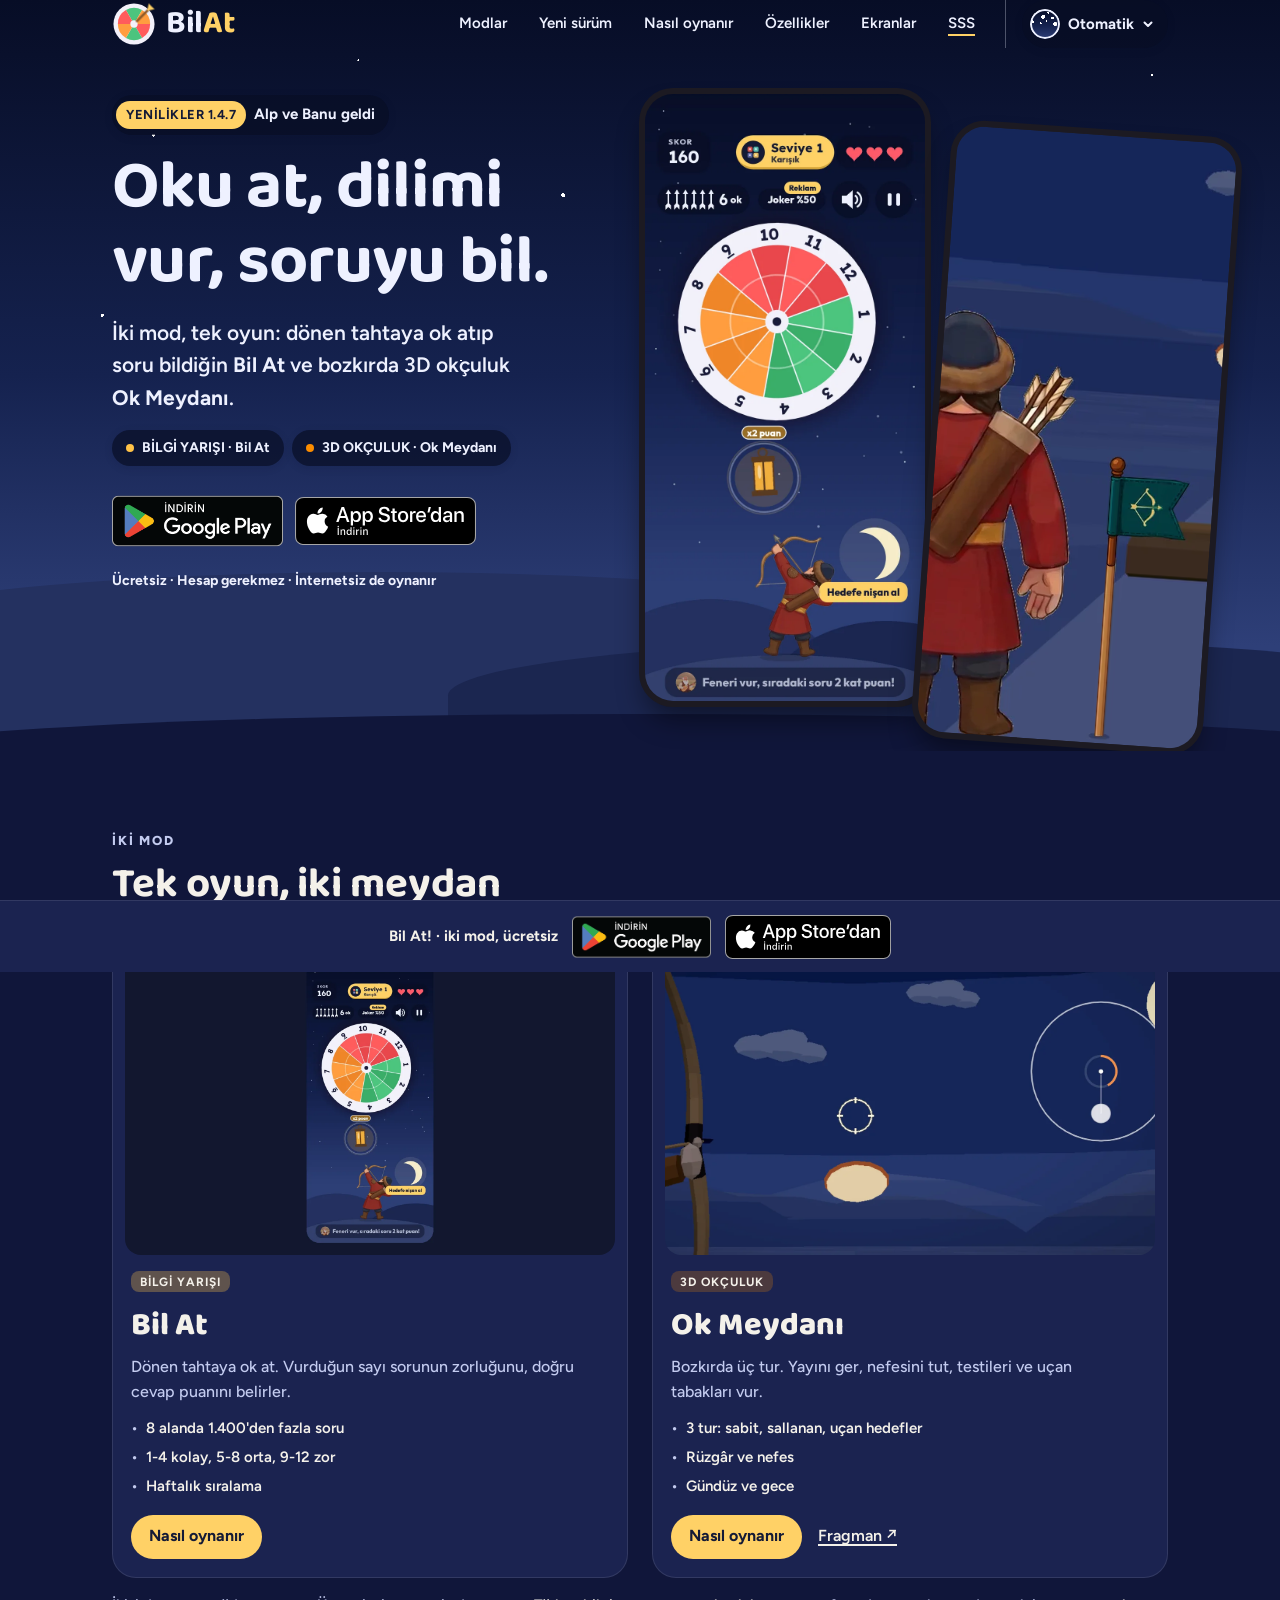
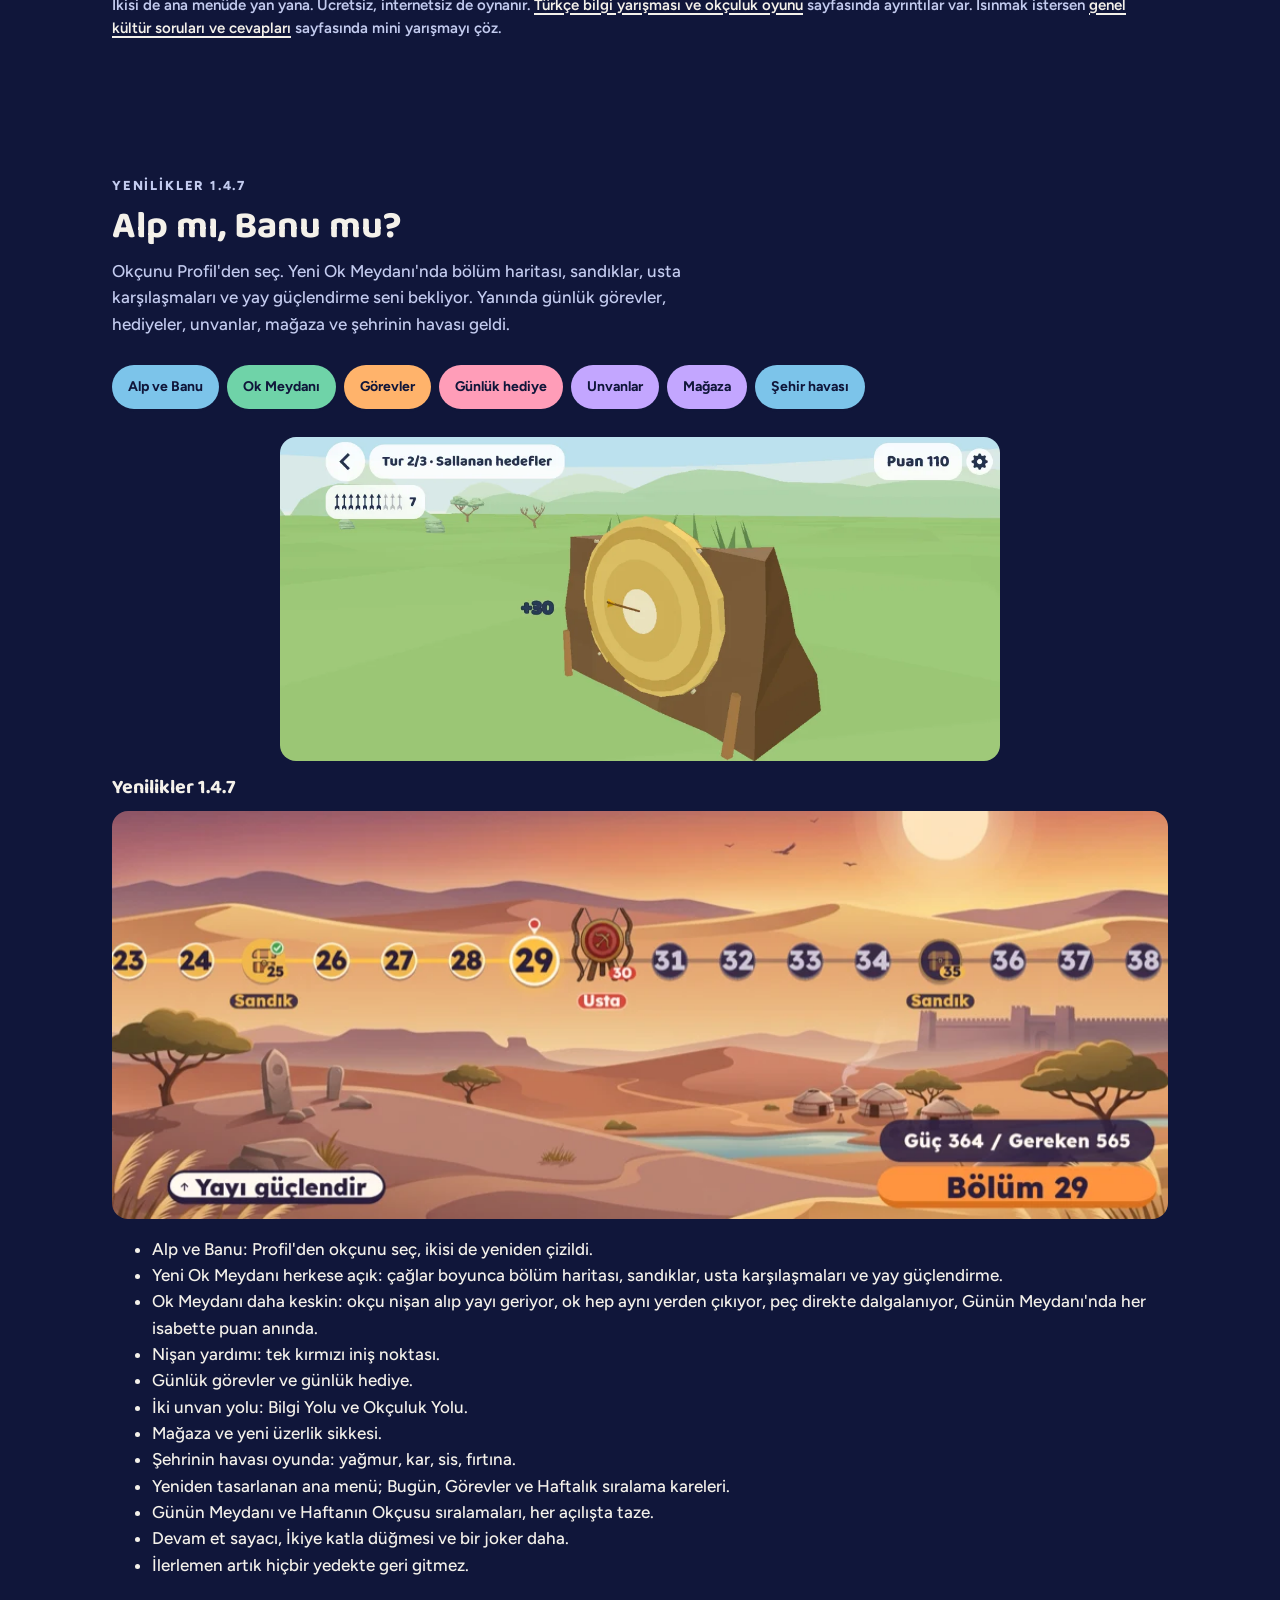
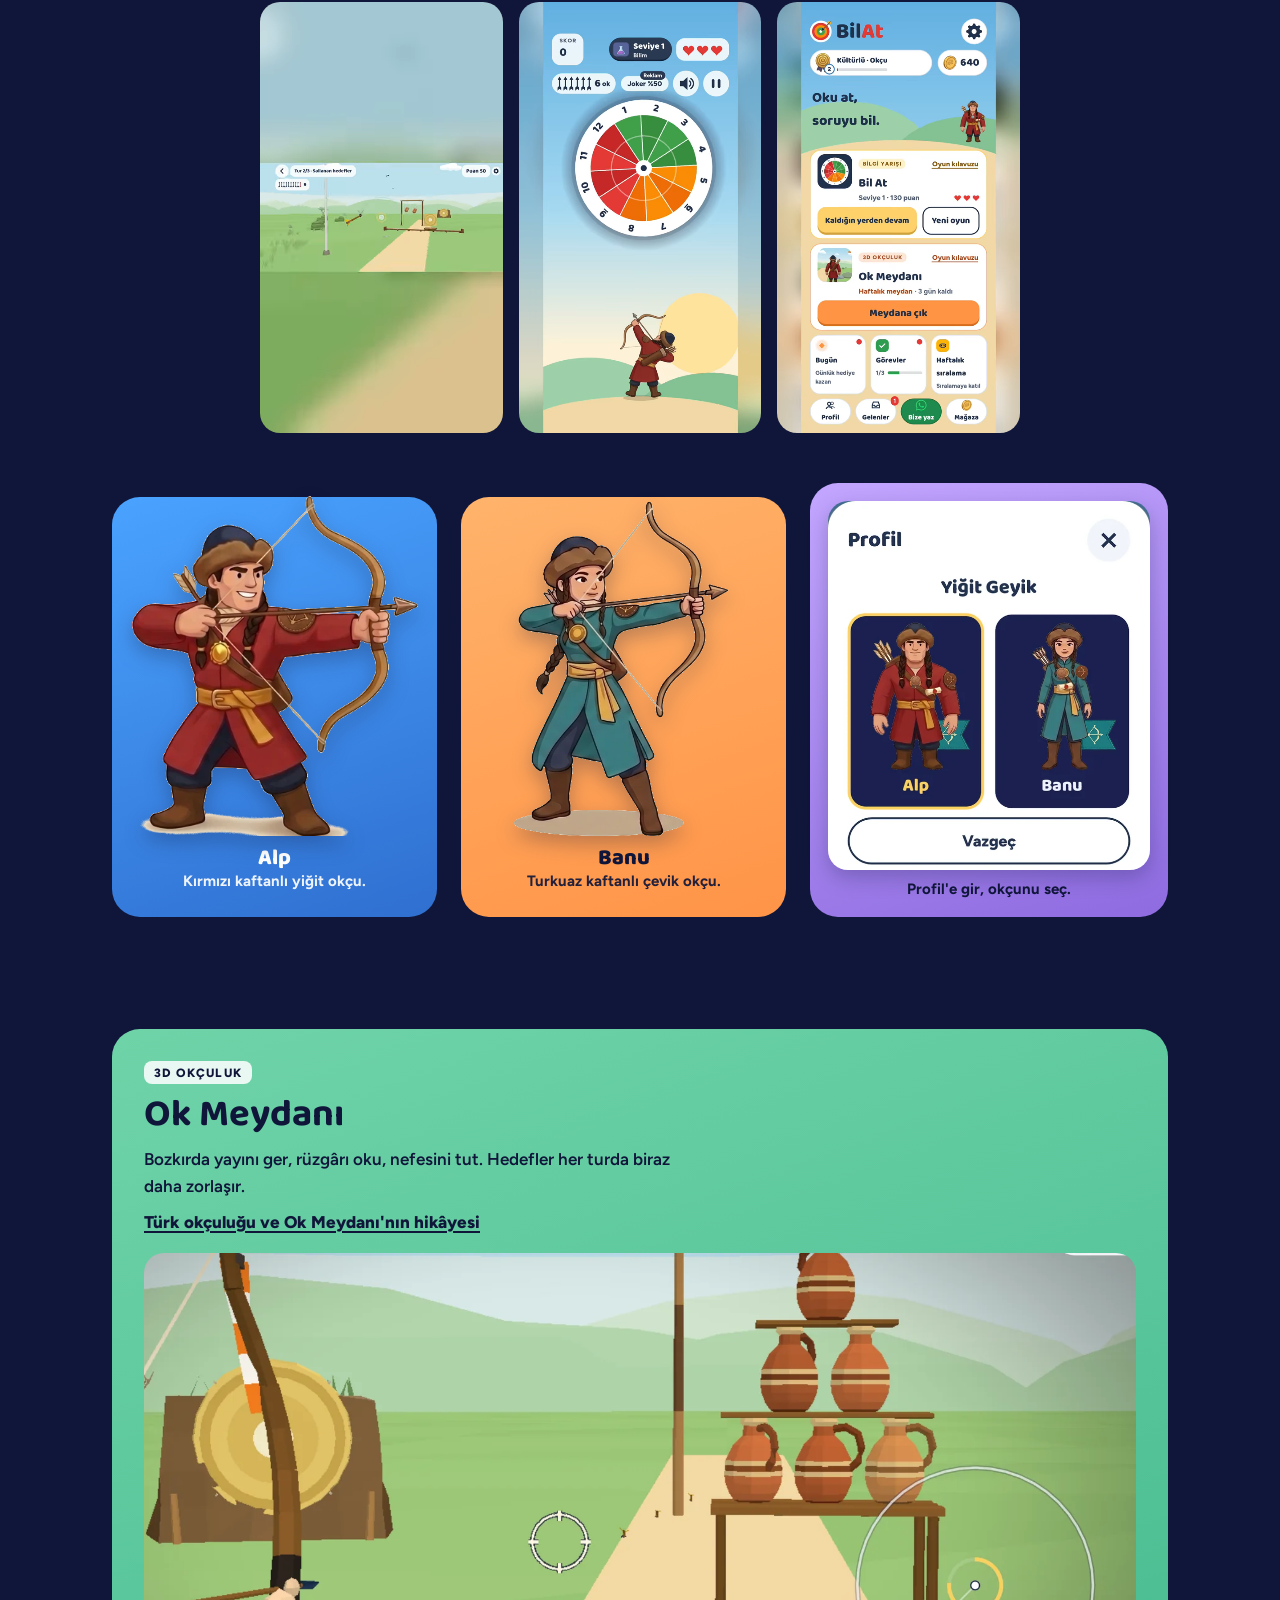
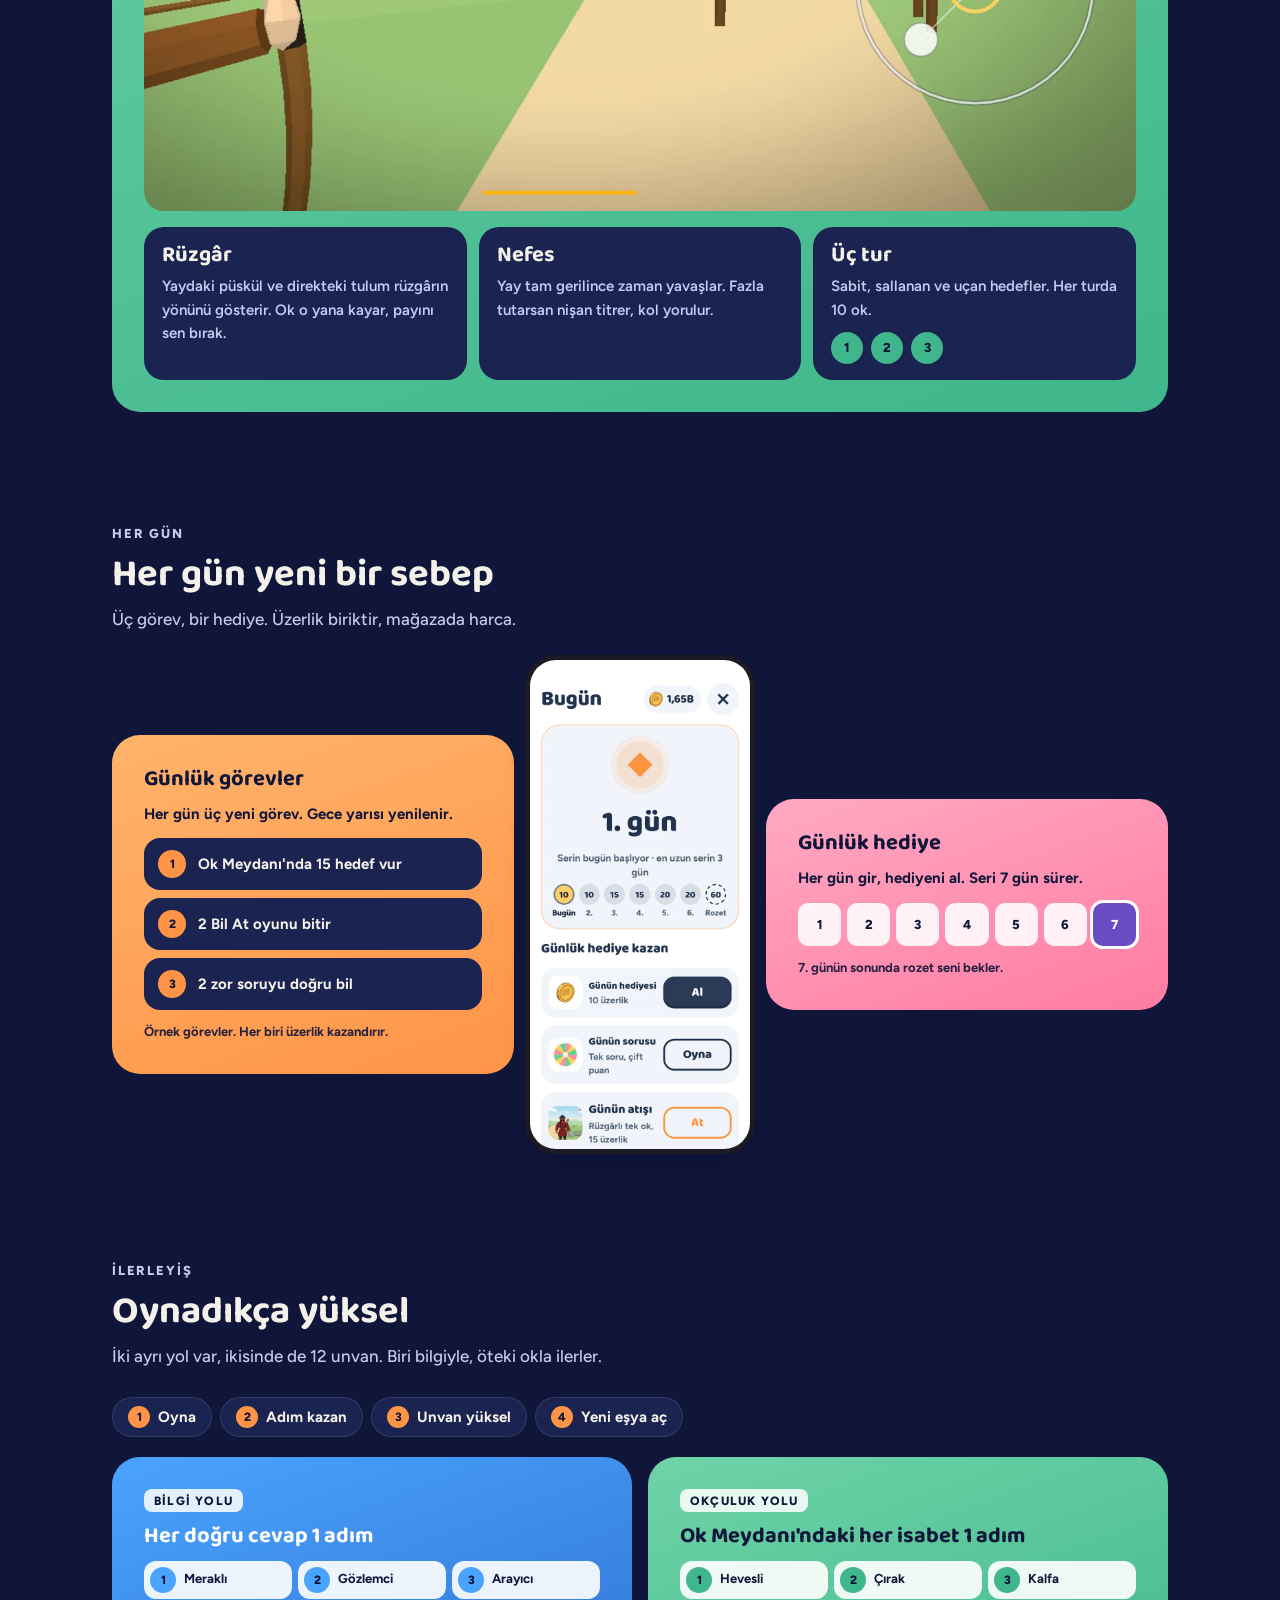
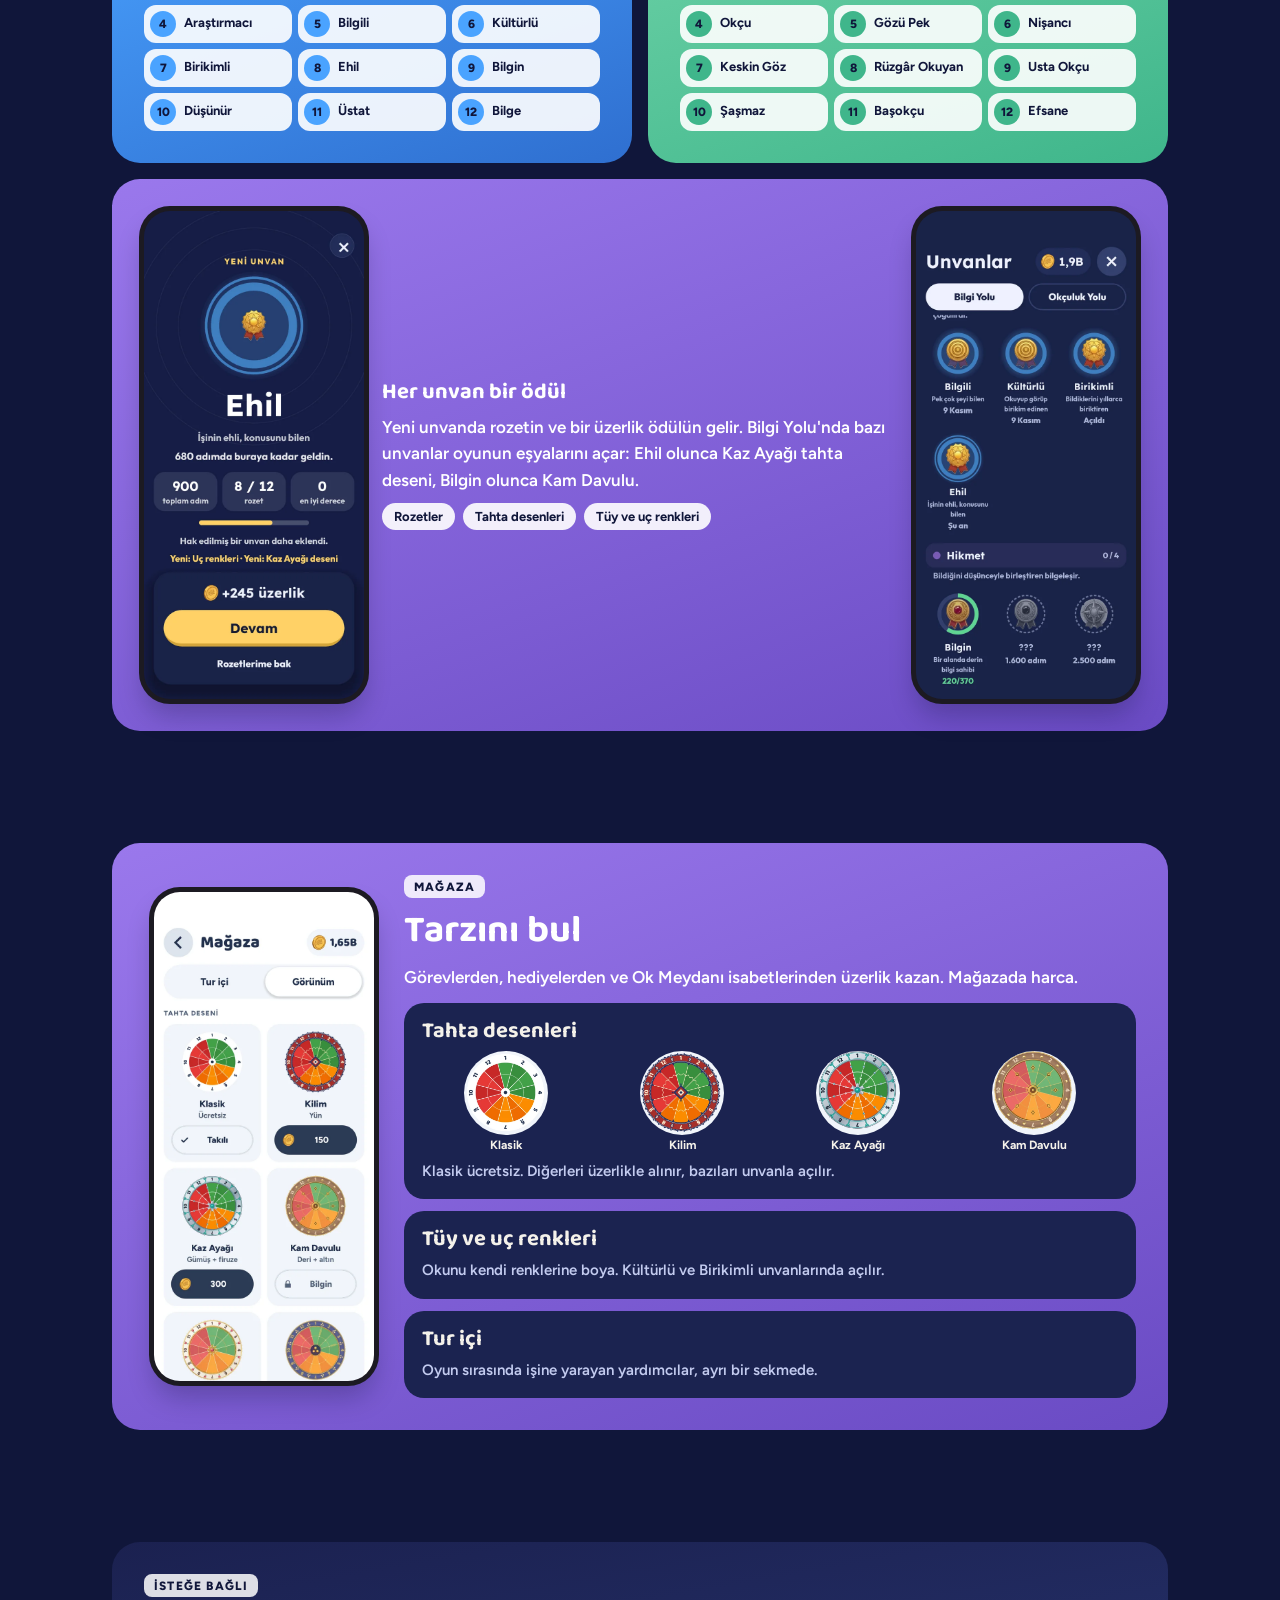
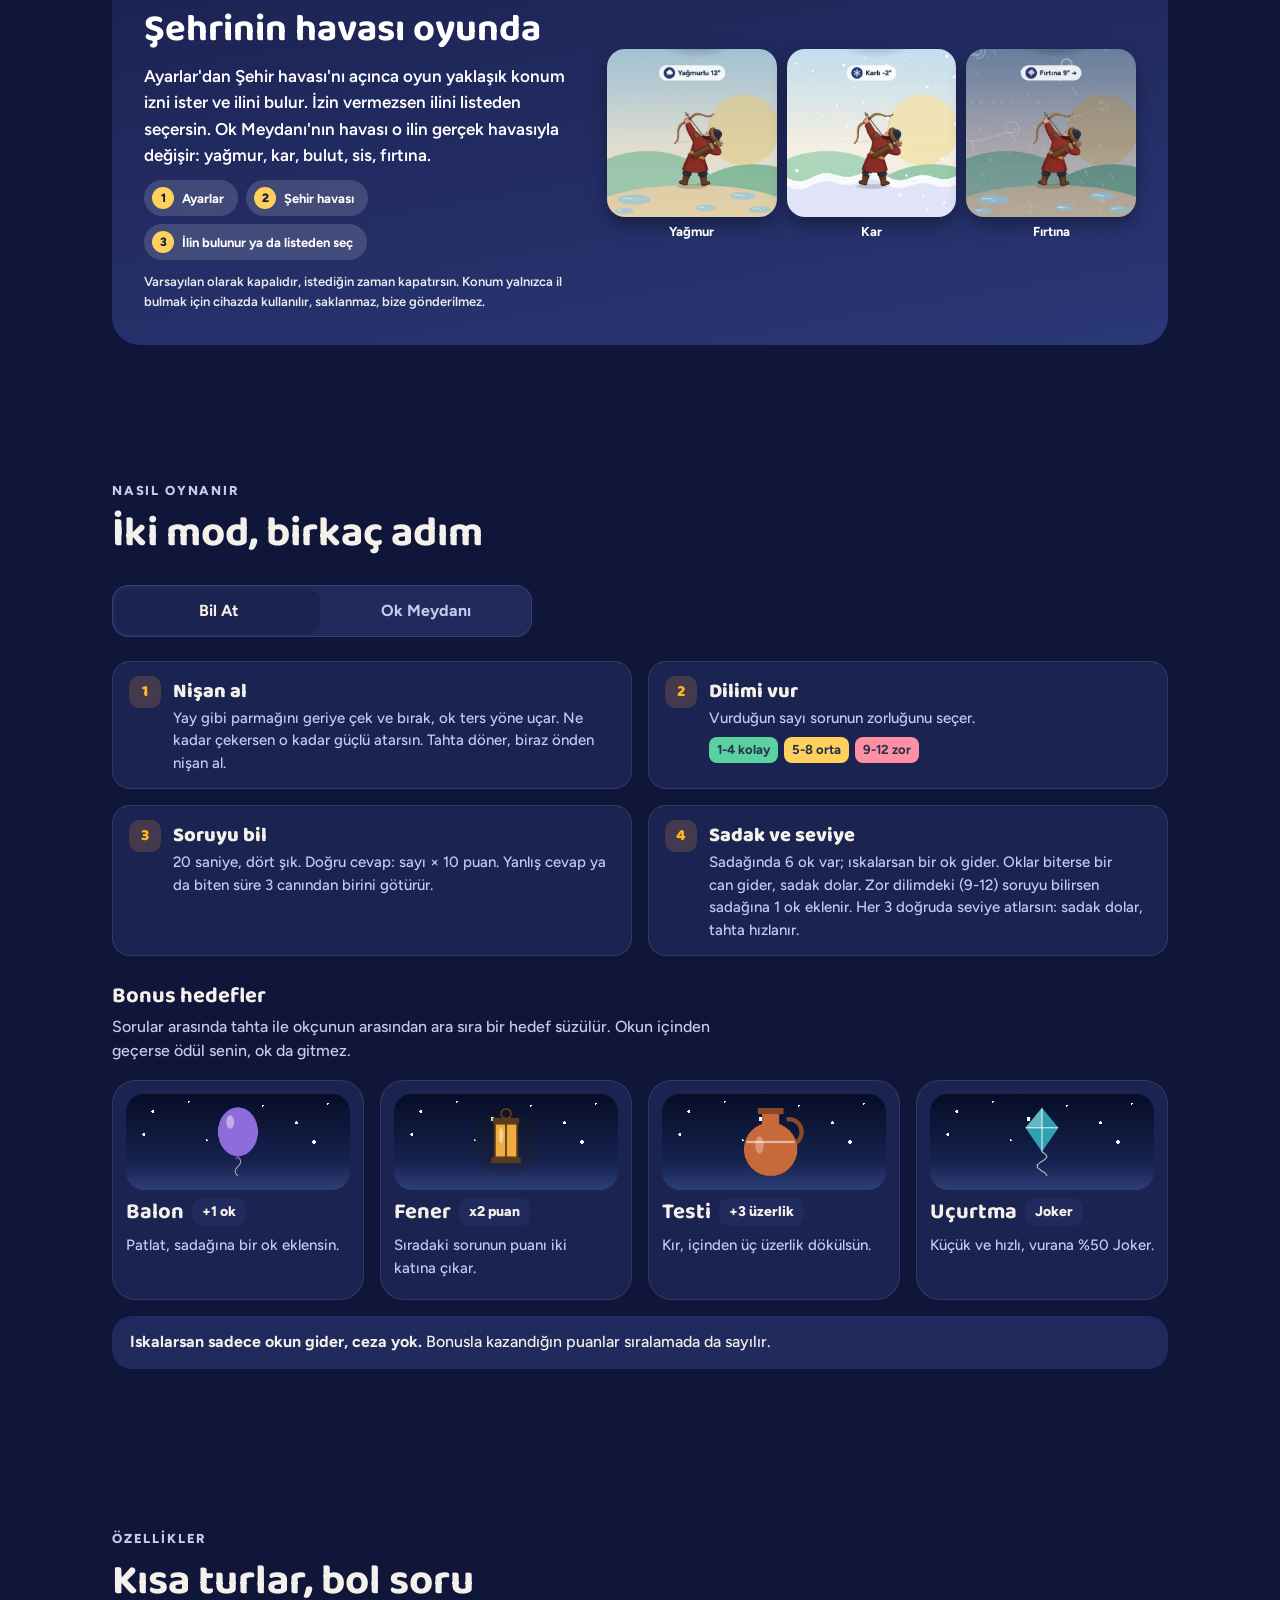
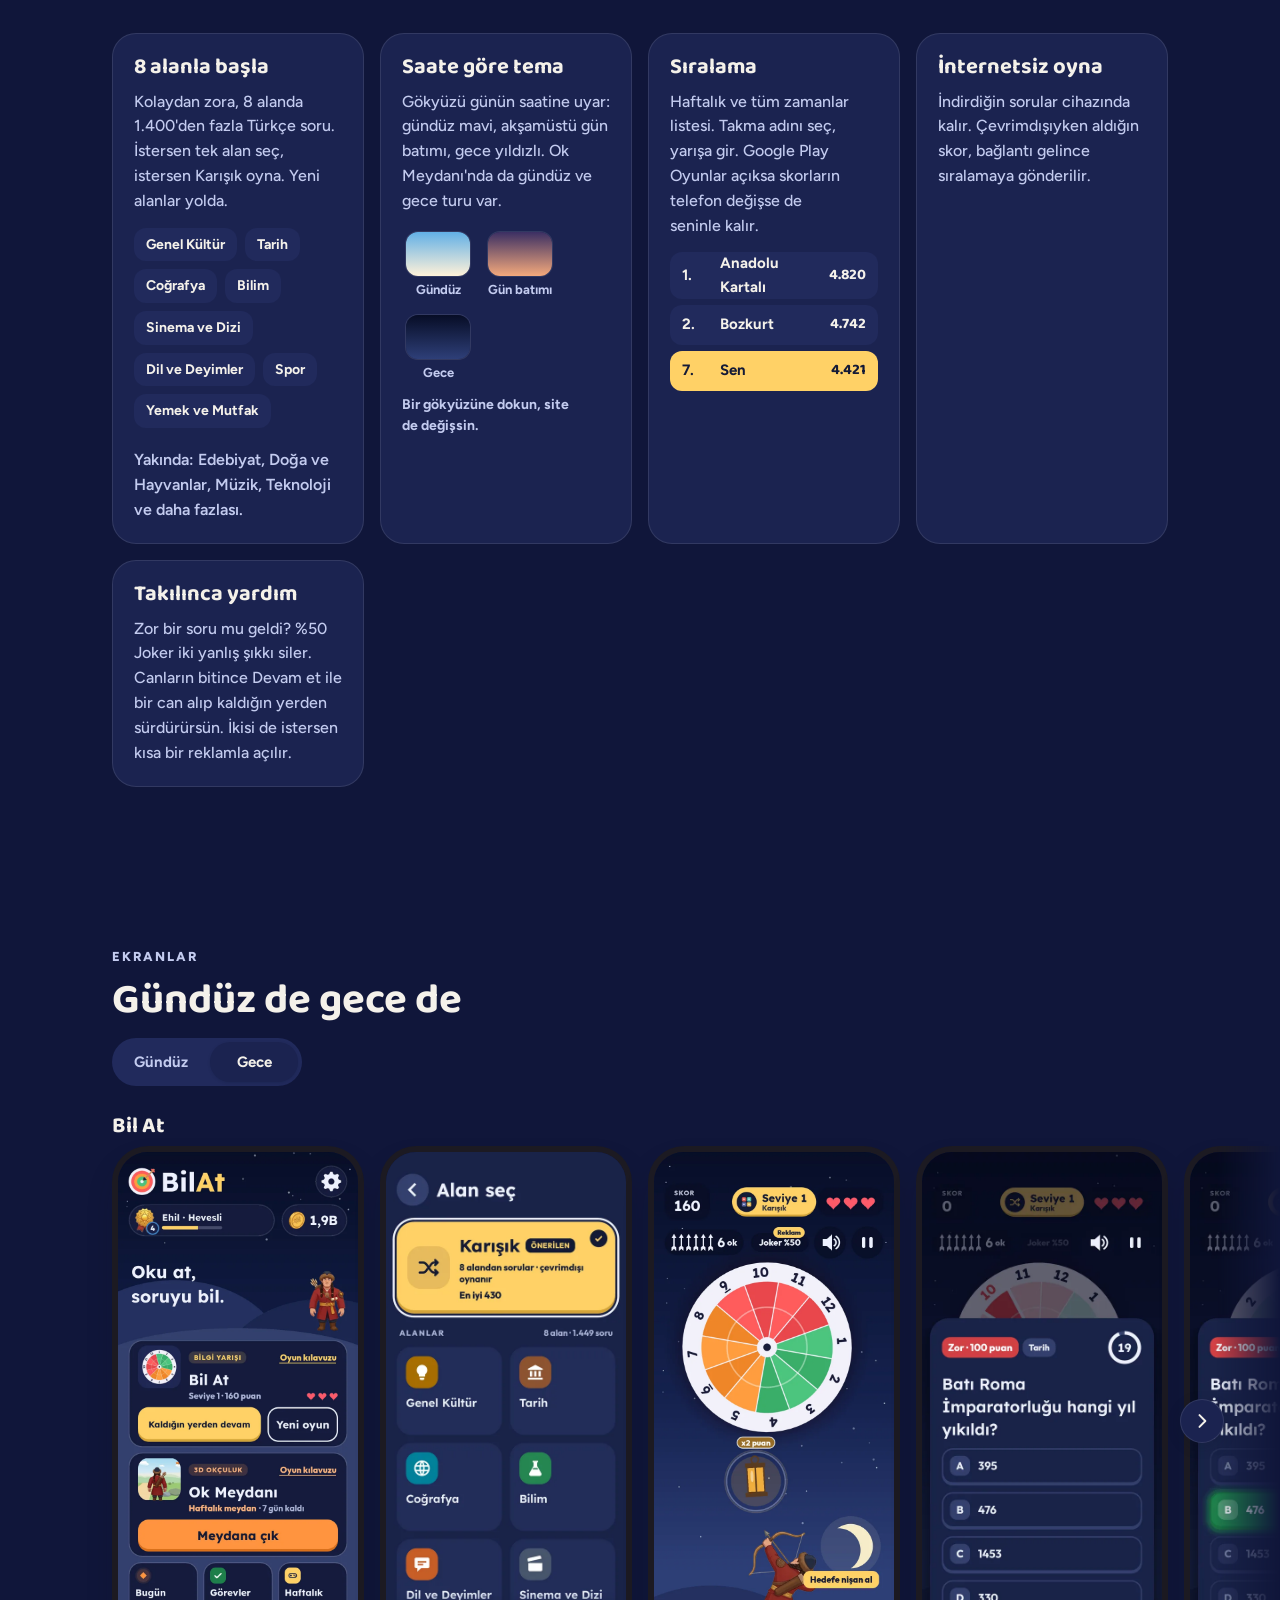
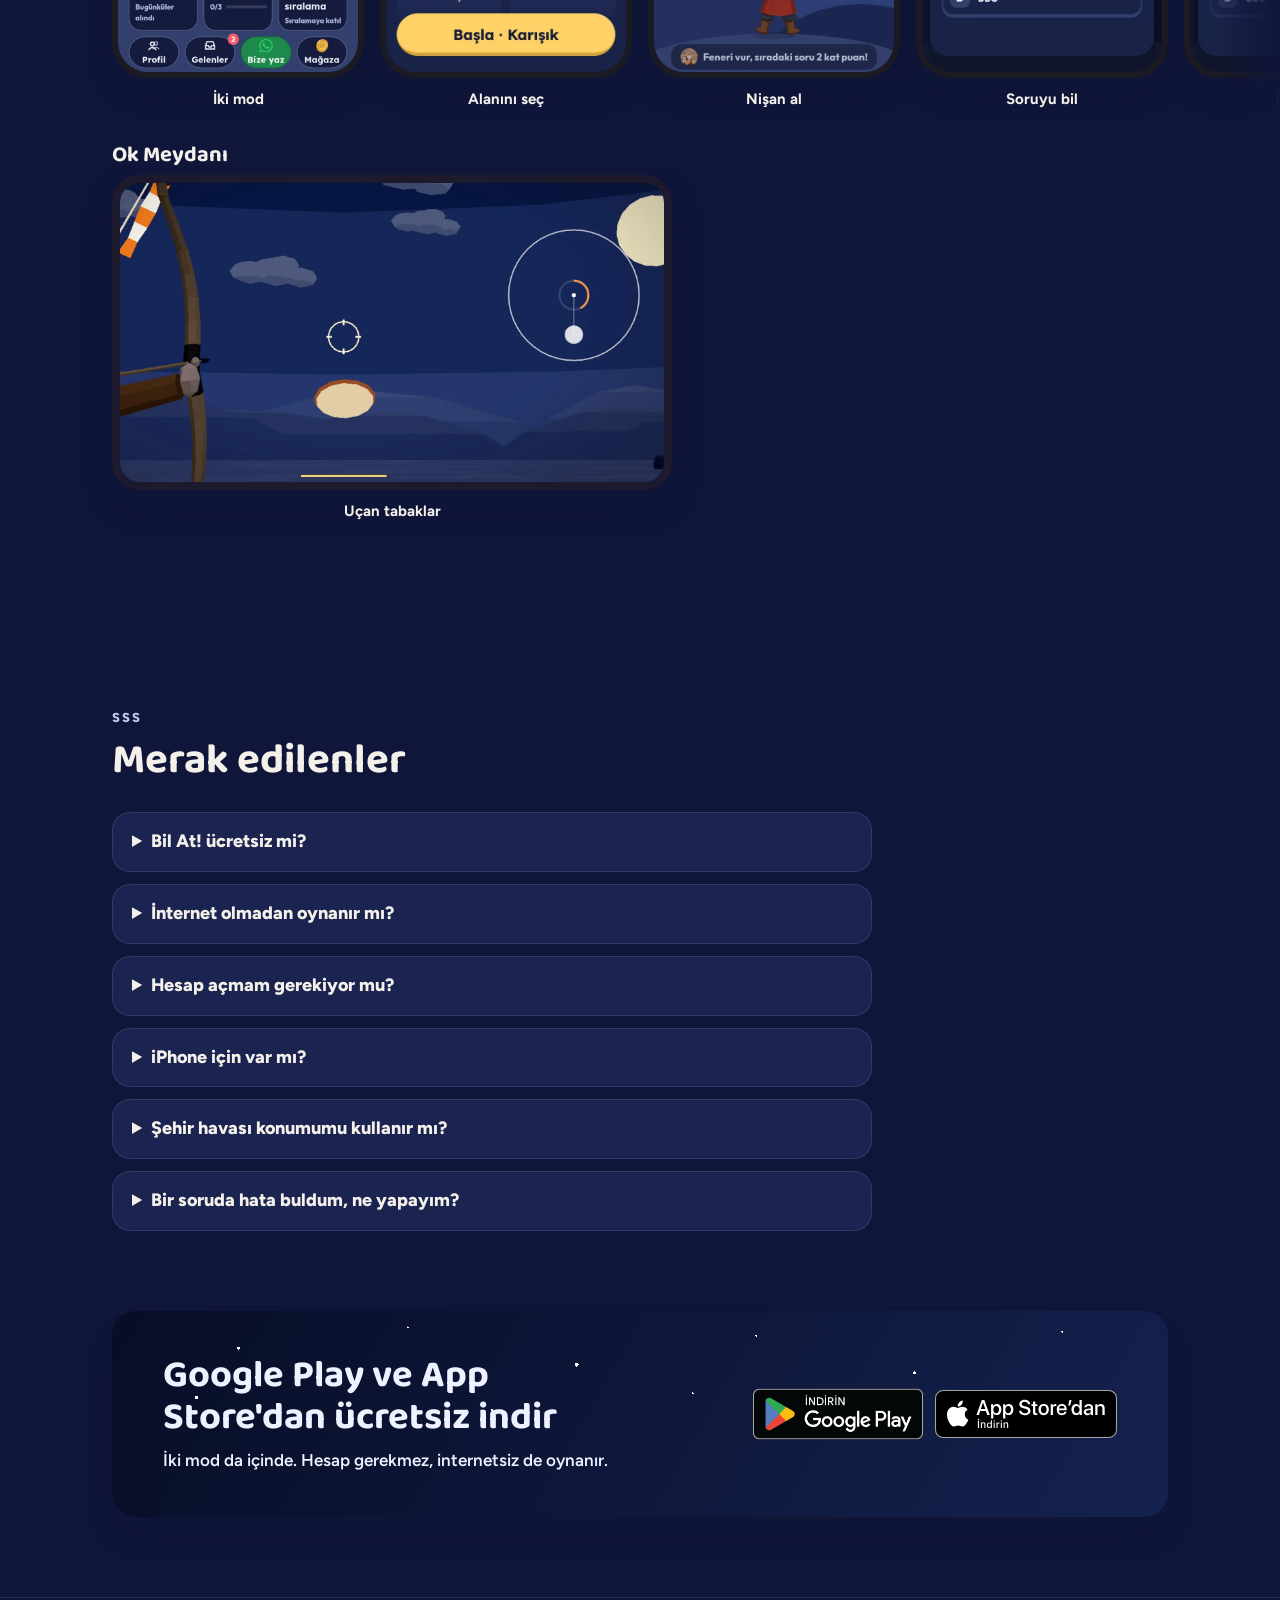
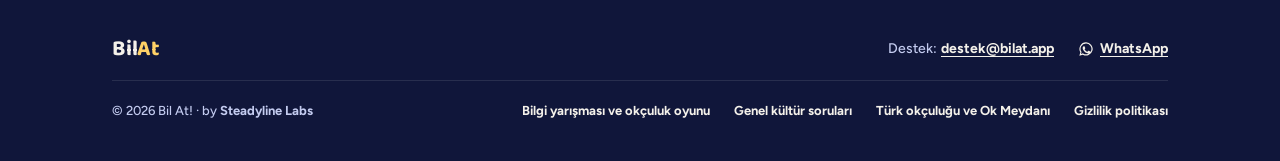
<file: index.html>
<!DOCTYPE html>
<html lang="tr">
<head>
<meta charset="utf-8">
<meta name="viewport" content="width=device-width, initial-scale=1">
<title>Bil At! Bilgi yarışması ve 3D okçuluk · Ücretsiz</title>
<meta name="description" content="Bil At! ücretsiz Türkçe oyun: Alp ya da Banu ile dönen tahtaya ok at, soruyu bil; yeni Ok Meydanı'nda çağdan çağa bölüm haritası, sandıklar ve usta karşılaşmaları. Günlük görev ve hediye, unvanlar, mağaza, şehir havası. 8 alanda 1.400'den fazla soru.">
<meta name="robots" content="index, follow">
<meta name="theme-color" content="#62B0E6" media="(prefers-color-scheme: light)">
<meta name="theme-color" content="#070D26" media="(prefers-color-scheme: dark)">
<link rel="canonical" href="https://bilat.app/">
<meta property="og:type" content="website">
<meta property="og:site_name" content="Bil At!">
<meta property="og:locale" content="tr_TR">
<meta property="og:url" content="https://bilat.app/">
<meta property="og:title" content="Bil At! Oku At, Soruyu Bil">
<meta property="og:description" content="Alp ya da Banu ile dönen tahtaya nişan al, soruyu bil ya da bozkırda yayını ger. Günlük görev, unvan ve mağaza seni bekliyor.">
<meta property="og:image" content="https://bilat.app/img/og.jpg">
<meta property="og:image:width" content="1200">
<meta property="og:image:height" content="630">
<meta property="og:image:alt" content="Bil At! logosu ve renkli hedef tahtası: Oku at, soruyu bil!">
<meta name="twitter:card" content="summary_large_image">
<meta name="twitter:title" content="Bil At! Oku At, Soruyu Bil">
<meta name="twitter:description" content="Alp ya da Banu ile dönen tahtaya nişan al, soruyu bil ya da bozkırda yayını ger. Günlük görev, unvan ve mağaza seni bekliyor.">
<meta name="twitter:image" content="https://bilat.app/img/og.jpg">
<link rel="icon" href="/favicon.ico" sizes="any">
<link rel="icon" href="/img/icon.svg" type="image/svg+xml">
<meta name="apple-itunes-app" content="app-id=6821452285">
<link rel="apple-touch-icon" href="/apple-touch-icon.png">
<script type="application/ld+json">
{
  "@context": "https://schema.org",
  "@graph": [
    {
      "@type": "WebSite",
      "@id": "https://bilat.app/#website",
      "url": "https://bilat.app/",
      "name": "Bil At!",
      "alternateName": ["BilAt", "Bil At"],
      "inLanguage": "tr",
      "publisher": {"@id": "https://steadylinelabs.com/#organization"}
    },
    {
      "@type": "Organization",
      "@id": "https://steadylinelabs.com/#organization",
      "name": "Steadyline Labs",
      "url": "https://steadylinelabs.com",
      "email": "destek@bilat.app"
    },
    {
      "@type": ["VideoGame", "MobileApplication"],
      "@id": "https://bilat.app/#app",
      "name": "Bil At! Oku At, Soruyu Bil",
      "alternateName": "BilAt",
      "url": "https://bilat.app/",
      "description": "Bil At! ücretsiz Türkçe oyun: Alp ya da Banu ile dönen tahtaya ok at, soruyu bil; bozkırda 3D okçuluk Ok Meydanı. Günlük görev ve hediye, unvanlar, mağaza, şehir havası. 8 alanda 1.400'den fazla soru.",
      "inLanguage": "tr",
      "operatingSystem": ["Android", "iOS"],
      "applicationCategory": "GameApplication",
      "applicationSubCategory": "Bilgi yarışması",
      "genre": ["Bilgi yarışması", "Okçuluk", "Nişan alma", "Gündelik"],
      "gamePlatform": ["Android", "iOS"],
      "playMode": "SinglePlayer",
      "image": "https://bilat.app/img/og.jpg",
      "screenshot": ["https://bilat.app/img/ok-meydani/okm-1-sabit-hedefler.webp", "https://bilat.app/img/menu-b.webp", "https://bilat.app/img/aim-b.webp", "https://bilat.app/img/yeni/gunluk-hediye.webp", "https://bilat.app/img/yeni/magaza.webp", "https://bilat.app/img/yeni/yol-bilgi.webp", "https://bilat.app/img/yeni/hava-yagmur.webp", "https://bilat.app/img/question-b.webp", "https://bilat.app/img/category-b.webp", "https://bilat.app/img/leaderboard-b.webp"],
      "installUrl": "https://play.google.com/store/apps/details?id=com.steadylinelabs.bilat",
      "sameAs": ["https://play.google.com/store/apps/details?id=com.steadylinelabs.bilat", "https://apps.apple.com/tr/app/bil-at-bilgi-yar%C4%B1%C5%9Fmas%C4%B1/id6821452285"],
      "author": {"@id": "https://steadylinelabs.com/#organization"},
      "publisher": {"@id": "https://steadylinelabs.com/#organization"},
      "offers": {"@type": "Offer", "price": "0", "priceCurrency": "TRY"}
    },
    {
      "@type": "FAQPage",
      "mainEntity": [
        {"@type": "Question", "name": "Bil At! ücretsiz mi?", "acceptedAnswer": {"@type": "Answer", "text": "Evet. Oyun ücretsiz indirilir, ücretsiz oynanır ve reklamlarla desteklenir. Reklamı yalnızca sen seçince izlersin: oyun bitince Devam et ya da %50 Joker için. İsteyene Ok Meydanı'nda iki küçük, isteğe bağlı satın alma var: Okçu Nefesi (19,99 TL) ve Demirci Ateşi (29,99 TL)."}},
        {"@type": "Question", "name": "İnternet olmadan oynanır mı?", "acceptedAnswer": {"@type": "Answer", "text": "Evet. Oyunla gelen sorular ve indirdiğin sorular cihazında kalır. Çevrimdışıyken aldığın skor, bağlantı gelince sıralamaya gönderilir."}},
        {"@type": "Question", "name": "Hesap açmam gerekiyor mu?", "acceptedAnswer": {"@type": "Answer", "text": "Hayır, ayrı hesap açmazsın. Sıralama için bir takma ad seçmen yeter. Telefonunda Google Play Oyunlar açıksa takma adın ve skorların ona bağlanır; telefon değişse de seninle kalır."}},
        {"@type": "Question", "name": "iPhone için var mı?", "acceptedAnswer": {"@type": "Answer", "text": "Evet. Bil At! hem App Store'da iPhone için hem Google Play'de Android için ücretsiz."}},
        {"@type": "Question", "name": "Şehir havası konumumu kullanır mı?", "acceptedAnswer": {"@type": "Answer", "text": "Evet, yalnızca sen açarsan. Şehir havası varsayılan olarak kapalıdır. Ayarlar > Şehir havası'nı açınca oyun yaklaşık konum izni ister ve ilini bulur. İzin vermezsen ilini listeden seçersin. Konum yalnızca il bulmak için cihazda kullanılır, saklanmaz, bize gönderilmez."}},
        {"@type": "Question", "name": "Bir soruda hata buldum, ne yapayım?", "acceptedAnswer": {"@type": "Answer", "text": "destek@bilat.app adresine soruyu ve doğru cevabı yaz, düzeltelim."}}
      ]
    }
  ]
}
</script>
<link rel="preconnect" href="https://fonts.googleapis.com">
<link rel="preconnect" href="https://fonts.gstatic.com" crossorigin>
<link href="https://fonts.googleapis.com/css2?family=Baloo+2:wght@700&family=Figtree:wght@500;600;700;800&display=swap" rel="stylesheet">
<link rel="stylesheet" href="style.css?v=20261113a">
<script src="tema.js?v=20261028c"></script>
</head>
<body>
<a class="skip" href="#icerik">İçeriğe geç</a>

<header class="hero">
  <div class="sun" aria-hidden="true"></div>
  <div class="wrap hero-top">
    <a class="logo" href="./" aria-label="Bil At! ana sayfa">
      <svg class="mark" viewBox="-30 -30 60 60" width="44" height="44" aria-hidden="true">
        <g class="spin">
          <circle r="28" fill="var(--ring)"/>
          <path d="M0 0L-11 -19.05A22 22 0 0 1 11 -19.05Z" fill="var(--g)"/>
          <path d="M0 0L11 -19.05A22 22 0 0 1 22 0Z" fill="var(--o)"/>
          <path d="M0 0L22 0A22 22 0 0 1 11 19.05Z" fill="var(--r)"/>
          <path d="M0 0L11 19.05A22 22 0 0 1 -11 19.05Z" fill="var(--g)"/>
          <path d="M0 0L-11 19.05A22 22 0 0 1 -22 0Z" fill="var(--o)"/>
          <path d="M0 0L-22 0A22 22 0 0 1 -11 -19.05Z" fill="var(--r)"/>
          <circle r="5" fill="var(--ring)"/>
        </g>
        <g class="shaft"><path d="M4 -4L22 -22" stroke="#8B5A2B" stroke-width="3.2" stroke-linecap="round"/><path d="M18 -18L20 -28L24 -24ZM18 -18L28 -20L24 -24Z" fill="var(--primary)"/></g>
      </svg>
      <span>Bil<b>At</b></span>
    </a>
    <nav id="menu" aria-label="Sayfa içi">
      <a href="#modlar">Modlar</a>
      <a href="#yeni">Yeni sürüm</a>
      <a href="#nasil">Nasıl oynanır</a>
      <a href="#ozellikler">Özellikler</a>
      <a href="#ekranlar">Ekranlar</a>
      <a href="#sss">SSS</a>
    </nav>
    <div class="sky-pick">
      <button type="button" class="sky-btn" aria-expanded="false" aria-controls="gokyuzu" aria-label="Gökyüzü teması">
        <span class="sky-dot" aria-hidden="true"></span><span class="sky-name">Otomatik</span>
        <svg class="sky-chev" viewBox="0 0 12 12" width="12" height="12" aria-hidden="true"><path d="M2.5 4.5L6 8l3.5-3.5" fill="none" stroke="currentColor" stroke-width="2" stroke-linecap="round" stroke-linejoin="round"/></svg>
      </button>
      <div class="sky-menu" id="gokyuzu" role="group" aria-label="Gökyüzü teması" hidden>
        <p class="sky-title" aria-hidden="true">Gökyüzü</p>
        <button type="button" data-tema="saat"><span class="sw sw-auto" aria-hidden="true"></span><span class="sky-opt"><b>Otomatik</b><small>Saate göre · şu an <span class="sky-now">Gündüz</span></small></span></button>
        <hr>
        <button type="button" data-tema="b"><span class="sw sw-b" aria-hidden="true"></span><b>Gündüz</b></button>
        <button type="button" data-tema="a"><span class="sw sw-a" aria-hidden="true"></span><b>Gün batımı</b></button>
        <button type="button" data-tema="c"><span class="sw sw-c" aria-hidden="true"></span><b>Gece</b></button>
      </div>
    </div>
    <button type="button" class="menu-btn" aria-expanded="false" aria-controls="menu" aria-label="Menüyü aç">
      <svg viewBox="0 0 24 24" width="24" height="24" aria-hidden="true"><path class="mb-top" d="M4 7h16"/><path class="mb-mid" d="M4 12h16"/><path class="mb-bot" d="M4 17h16"/></svg>
    </button>
  </div>
  <div class="wrap hero-grid">
    <div class="hero-copy">
      <a class="new-pill" href="#yeni"><b>Yenilikler 1.4.7</b> Alp ve Banu geldi</a>
      <h1>Oku at, dilimi vur, soruyu bil.</h1>
      <p class="lead">İki mod, tek oyun: dönen tahtaya ok atıp soru bildiğin <b>Bil At</b> ve bozkırda 3D okçuluk <b>Ok Meydanı</b>.</p>
      <ul class="mode-chips">
        <li><a class="mode-chip is-bilat" href="#mod-bilat">BİLGİ YARIŞI · Bil At</a></li>
        <li><a class="mode-chip is-okm" href="#mod-ok-meydani">3D OKÇULUK · Ok Meydanı</a></li>
      </ul>
      <div class="badges">
        <a class="gp-badge" href="https://play.google.com/store/apps/details?id=com.steadylinelabs.bilat&amp;referrer=utm_source%3Dbilat.app%26utm_medium%3Dsite%26utm_campaign%3Dhome"><img src="img/google-play-badge-tr.png" width="646" height="250" alt="Google Play'den indirin" fetchpriority="high"></a>
        <a class="as-badge" href="https://apps.apple.com/tr/app/bil-at-bilgi-yar%C4%B1%C5%9Fmas%C4%B1/id6821452285"><img src="img/app-store-badge-tr.svg" width="151" height="40" alt="App Store'dan indirin"></a>
      </div>
      <p class="hero-note">Ücretsiz · Hesap gerekmez · İnternetsiz de oynanır</p>
    </div>
    <div class="phones">
      <div class="phone">
        <img class="shot-b" src="img/aim-b.webp" width="720" height="1600" fetchpriority="high" alt="Bil At oyun ekranı: okçu dönen hedef tahtasına nişan alıyor, gündüz teması">
        <img class="shot-c" src="img/aim-c.webp" width="720" height="1600" alt="Bil At gece teması: yıldızlı gökyüzünde hedef tahtasına nişan alma">
      </div>
      <div class="phone phone-okm">
        <img class="shot-b" src="img/ok-meydani/tur1-sabit.webp" width="1600" height="837" alt="Ok Meydanı: okçunun arkasından testi kulesine nişan, gündüz">
        <img class="shot-c" src="img/ok-meydani/hero-gece.webp" width="1600" height="837" alt="Ok Meydanı gece turu: okçu ay ışığında uçan tabağa bakıyor">
      </div>
    </div>
  </div>
  <div class="hills" aria-hidden="true"><i></i><i></i><i></i></div>
</header>

<main id="icerik">
  <section id="modlar">
    <div class="wrap">
      <div class="sec-head">
        <span class="eyebrow">İki mod</span>
        <h2>Tek oyun, iki meydan</h2>
      </div>
      <div class="modes">
        <article class="mode" id="mod-bilat">
          <div class="mode-media mode-media-bilat">
            <img class="shot-b" src="img/mod-bilat-b.webp" width="1600" height="1000" loading="lazy" decoding="async" alt="Bil At: dönen hedef tahtası ve nişan alan okçu">
            <img class="shot-c" src="img/mod-bilat-c.webp" width="1600" height="1000" loading="lazy" decoding="async" alt="Bil At gece: yıldızlı gökyüzünde dönen hedef tahtası">
          </div>
          <span class="mode-chip-tag is-bilat">BİLGİ YARIŞI</span>
          <h3>Bil At</h3>
          <p>Dönen tahtaya ok at. Vurduğun sayı sorunun zorluğunu, doğru cevap puanını belirler.</p>
          <ul class="mode-list">
            <li>8 alanda 1.400'den fazla soru</li>
            <li>1-4 kolay, 5-8 orta, 9-12 zor</li>
            <li>Haftalık sıralama</li>
          </ul>
          <div class="mode-actions">
            <a class="btn" href="#nasil-bilat" data-tab="bilat">Nasıl oynanır</a>
          </div>
        </article>
        <article class="mode" id="mod-ok-meydani">
          <span id="ok-meydani" class="anchor" aria-hidden="true"></span>
          <div class="mode-media">
            <img class="shot-b" src="img/ok-meydani/tur1-sabit.webp" width="1600" height="837" loading="lazy" decoding="async" alt="Ok Meydanı 1. tur: testi kulesi, kabak ve puta, okçunun arkasından görünüm">
            <img class="shot-c" src="img/ok-meydani/tur3-ucan.webp" width="1600" height="837" loading="lazy" decoding="async" alt="Ok Meydanı 3. tur: gece, ay ışığında uçan tabağa nişan">
          </div>
          <span class="mode-chip-tag is-okm">3D OKÇULUK</span>
          <h3>Ok Meydanı</h3>
          <p>Bozkırda üç tur. Yayını ger, nefesini tut, testileri ve uçan tabakları vur.</p>
          <ul class="mode-list">
            <li>3 tur: sabit, sallanan, uçan hedefler</li>
            <li>Rüzgâr ve nefes</li>
            <li>Gündüz ve gece</li>
          </ul>
          <div class="mode-actions">
            <a class="btn" href="#nasil-ok-meydani" data-tab="ok-meydani">Nasıl oynanır</a>
            <a class="okm-trailer" href="https://youtu.be/DlsMeCCp97Y" target="_blank" rel="noopener">Fragman ↗</a>
          </div>
        </article>
      </div>
      <p class="modes-note">İkisi de ana menüde yan yana. Ücretsiz, internetsiz de oynanır. <a href="bilgi-yarismasi-okculuk-oyunu/">Türkçe bilgi yarışması ve okçuluk oyunu</a> sayfasında ayrıntılar var. Isınmak istersen <a href="genel-kultur-sorulari/">genel kültür soruları ve cevapları</a> sayfasında mini yarışmayı çöz.</p>
    </div>
  </section>

  <section id="yeni" class="y-sec">
    <div class="wrap">
      <div class="sec-head">
        <span class="eyebrow">Yenilikler 1.4.7</span>
        <h2>Alp mı, Banu mu?</h2>
        <p>Okçunu Profil'den seç. Yeni Ok Meydanı'nda bölüm haritası, sandıklar, usta karşılaşmaları ve yay güçlendirme seni bekliyor. Yanında günlük görevler, hediyeler, unvanlar, mağaza ve şehrinin havası geldi.</p>
      </div>
      <ul class="y-chips" aria-label="Yeni sürümde neler var">
        <li><a class="is-blue" href="#alp-banu">Alp ve Banu</a></li>
        <li><a class="is-green" href="#meydan">Ok Meydanı</a></li>
        <li><a class="is-orange" href="#her-gun">Görevler</a></li>
        <li><a class="is-pink" href="#her-gun">Günlük hediye</a></li>
        <li><a class="is-purple" href="#unvanlar">Unvanlar</a></li>
        <li><a class="is-purple" href="#magaza">Mağaza</a></li>
        <li><a class="is-blue" href="#hava">Şehir havası</a></li>
      </ul>

      <div class="y-news" style="margin:24px 0 8px">
        <img src="img/yeni/ok-meydani-isabet.webp" width="1200" height="540" loading="lazy" decoding="async" alt="Ok Meydanı: ok hedefe saplanıyor, +30 puan" style="display:block;width:100%;max-width:720px;height:auto;border-radius:16px;margin:0 auto 16px">
        <h3 style="margin:0 0 8px">Yenilikler 1.4.7</h3>
        <img src="img/ok-meydani-harita.webp" alt="Yeni Ok Meydanı bölüm haritası: kısa yay çağı, yol boyunca sandıklar ve 30. bölümde usta karşılaşması" width="1000" height="386" loading="lazy" decoding="async" style="width:100%;height:auto;border-radius:16px;margin:12px 0">
        <ul>
          <li>Alp ve Banu: Profil'den okçunu seç, ikisi de yeniden çizildi.</li>
          <li>Yeni Ok Meydanı herkese açık: çağlar boyunca bölüm haritası, sandıklar, usta karşılaşmaları ve yay güçlendirme.</li>
          <li>Ok Meydanı daha keskin: okçu nişan alıp yayı geriyor, ok hep aynı yerden çıkıyor, peç direkte dalgalanıyor, Günün Meydanı'nda her isabette puan anında.</li>
          <li>Nişan yardımı: tek kırmızı iniş noktası.</li>
          <li>Günlük görevler ve günlük hediye.</li>
          <li>İki unvan yolu: Bilgi Yolu ve Okçuluk Yolu.</li>
          <li>Mağaza ve yeni üzerlik sikkesi.</li>
          <li>Şehrinin havası oyunda: yağmur, kar, sis, fırtına.</li>
          <li>Yeniden tasarlanan ana menü; Bugün, Görevler ve Haftalık sıralama kareleri.</li>
          <li>Günün Meydanı ve Haftanın Okçusu sıralamaları, her açılışta taze.</li>
          <li>Devam et sayacı, İkiye katla düğmesi ve bir joker daha.</li>
          <li>İlerlemen artık hiçbir yedekte geri gitmez.</li>
        </ul>
      </div>

      <div class="clips" aria-label="Oyundan kısa kayıtlar">
        <figure class="clip"><video width="540" height="960" autoplay muted loop playsinline preload="metadata" poster="video/ok-meydani-hit-poster.webp" aria-label="Ok Meydanı: ok hedefe saplanıyor ve puan kazandırıyor"><source src="video/ok-meydani-hit.webm" type="video/webm"><source src="video/ok-meydani-hit.mp4" type="video/mp4"></video></figure>
        <figure class="clip"><video width="540" height="960" autoplay muted loop playsinline preload="metadata" poster="video/question-correct-score-poster.webp" aria-label="Doğru cevap puan kazandırıyor"><source src="video/question-correct-score.webm" type="video/webm"><source src="video/question-correct-score.mp4" type="video/mp4"></video></figure>
        <figure class="clip"><video width="540" height="960" autoplay muted loop playsinline preload="metadata" poster="video/alp-banu-profile-start-poster.webp" aria-label="Profil'de Alp ya da Banu seçip oyuna başlamak"><source src="video/alp-banu-profile-start.webm" type="video/webm"><source src="video/alp-banu-profile-start.mp4" type="video/mp4"></video></figure>
      </div>

      <div id="alp-banu" class="y-chars">
        <article class="y-char is-alp">
          <img src="img/yeni/alp.webp" width="392" height="466" loading="lazy" decoding="async" alt="Alp: kırmızı kaftanlı, bork giymiş okçu yayını geriyor">
          <div class="y-char-text"><h3>Alp</h3><p>Kırmızı kaftanlı yiğit okçu.</p></div>
        </article>
        <article class="y-char is-banu">
          <img src="img/yeni/banu.webp" width="384" height="596" loading="lazy" decoding="async" alt="Banu: turkuaz kaftanlı, örgülü okçu yayını geriyor">
          <div class="y-char-text"><h3>Banu</h3><p>Turkuaz kaftanlı çevik okçu.</p></div>
        </article>
        <figure class="y-profile">
          <img src="img/yeni/karakter-sec.webp" width="640" height="734" loading="lazy" decoding="async" alt="Profil ekranı: Alp ve Banu arasında okçu seçimi">
          <figcaption>Profil'e gir, okçunu seç.</figcaption>
        </figure>
      </div>
    </div>
  </section>

  <section id="meydan" class="y-sec">
    <div class="wrap">
      <div class="y-band is-green">
        <div class="y-band-head">
          <span class="y-tag">3D OKÇULUK</span>
          <h2>Ok Meydanı</h2>
          <p>Bozkırda yayını ger, rüzgârı oku, nefesini tut. Hedefler her turda biraz daha zorlaşır.</p>
          <p><a href="turk-okculugu-ok-meydani/" style="color:inherit;font-weight:800">Türk okçuluğu ve Ok Meydanı'nın hikâyesi</a></p>
        </div>
        <div class="y-wide">
          <img src="img/ok-meydani/okm-1-sabit-hedefler.webp" width="1600" height="900" loading="lazy" decoding="async" alt="Ok Meydanı: yay gerilmiş, testi kulesi ve puta nişanda">
        </div>
        <ul class="y-cards three">
          <li class="y-card"><h3>Rüzgâr</h3><p>Yaydaki püskül ve direkteki tulum rüzgârın yönünü gösterir. Ok o yana kayar, payını sen bırak.</p></li>
          <li class="y-card"><h3>Nefes</h3><p>Yay tam gerilince zaman yavaşlar. Fazla tutarsan nişan titrer, kol yorulur.</p></li>
          <li class="y-card"><h3>Üç tur</h3><p>Sabit, sallanan ve uçan hedefler. Her turda 10 ok.</p>
            <ol class="y-dots" aria-label="Turlar"><li>1</li><li>2</li><li>3</li></ol></li>
        </ul>
      </div>
    </div>
  </section>

  <section id="her-gun" class="y-sec">
    <div class="wrap">
      <div class="sec-head">
        <span class="eyebrow">Her gün</span>
        <h2>Her gün yeni bir sebep</h2>
        <p>Üç görev, bir hediye. Üzerlik biriktir, mağazada harca.</p>
      </div>
      <div class="y-daily">
        <article class="y-band is-orange">
          <h3>Günlük görevler</h3>
          <p class="y-sub">Her gün üç yeni görev. Gece yarısı yenilenir.</p>
          <ol class="y-quests">
            <li><span class="n">1</span>Ok Meydanı'nda 15 hedef vur</li>
            <li><span class="n">2</span>2 Bil At oyunu bitir</li>
            <li><span class="n">3</span>2 zor soruyu doğru bil</li>
          </ol>
          <p class="y-note">Örnek görevler. Her biri üzerlik kazandırır.</p>
        </article>
        <figure class="y-phone"><img src="img/yeni/gunluk-hediye.webp" width="640" height="1422" loading="lazy" decoding="async" alt="Bugün ekranı: günlük hediye ve görevler"></figure>
        <article class="y-band is-pink">
          <h3>Günlük hediye</h3>
          <p class="y-sub">Her gün gir, hediyeni al. Seri 7 gün sürer.</p>
          <ol class="y-days" aria-label="7 günlük seri">
            <li>1</li><li>2</li><li>3</li><li>4</li><li>5</li><li>6</li><li class="is-big" aria-label="7. gün, rozet">7</li>
          </ol>
          <p class="y-note">7. günün sonunda rozet seni bekler.</p>
        </article>
      </div>
    </div>
  </section>

  <section id="unvanlar" class="y-sec">
    <div class="wrap">
      <div class="sec-head">
        <span class="eyebrow">İlerleyiş</span>
        <h2>Oynadıkça yüksel</h2>
        <p>İki ayrı yol var, ikisinde de 12 unvan. Biri bilgiyle, öteki okla ilerler.</p>
      </div>
      <ol class="y-flow" aria-label="İlerleyiş">
        <li>Oyna</li><li>Adım kazan</li><li>Unvan yüksel</li><li>Yeni eşya aç</li>
      </ol>
      <div class="y-paths">
        <article class="y-band is-blue">
          <span class="y-tag">BİLGİ YOLU</span>
          <h3>Her doğru cevap 1 adım</h3>
          <ol class="y-ranks">
            <li><i>1</i>Meraklı</li><li><i>2</i>Gözlemci</li><li><i>3</i>Arayıcı</li><li><i>4</i>Araştırmacı</li>
            <li><i>5</i>Bilgili</li><li><i>6</i>Kültürlü</li><li><i>7</i>Birikimli</li><li><i>8</i>Ehil</li>
            <li><i>9</i>Bilgin</li><li><i>10</i>Düşünür</li><li><i>11</i>Üstat</li><li><i>12</i>Bilge</li>
          </ol>
        </article>
        <article class="y-band is-green">
          <span class="y-tag">OKÇULUK YOLU</span>
          <h3>Ok Meydanı'ndaki her isabet 1 adım</h3>
          <ol class="y-ranks">
            <li><i>1</i>Hevesli</li><li><i>2</i>Çırak</li><li><i>3</i>Kalfa</li><li><i>4</i>Okçu</li>
            <li><i>5</i>Gözü Pek</li><li><i>6</i>Nişancı</li><li><i>7</i>Keskin Göz</li><li><i>8</i>Rüzgâr Okuyan</li>
            <li><i>9</i>Usta Okçu</li><li><i>10</i>Şaşmaz</li><li><i>11</i>Başokçu</li><li><i>12</i>Efsane</li>
          </ol>
        </article>
      </div>
      <div class="y-band is-purple y-reward">
        <figure class="y-phone"><img src="img/yeni/yeni-unvan.webp" width="640" height="1422" loading="lazy" decoding="async" alt="Yeni unvan ekranı: Ehil unvanı ve kazanılan üzerlik"></figure>
        <div class="y-reward-text">
          <h3>Her unvan bir ödül</h3>
          <p>Yeni unvanda rozetin ve bir üzerlik ödülün gelir. Bilgi Yolu'nda bazı unvanlar oyunun eşyalarını açar: Ehil olunca Kaz Ayağı tahta deseni, Bilgin olunca Kam Davulu.</p>
          <ul class="y-pills"><li>Rozetler</li><li>Tahta desenleri</li><li>Tüy ve uç renkleri</li></ul>
        </div>
        <figure class="y-phone"><img src="img/yeni/yol-bilgi.webp" width="640" height="1422" loading="lazy" decoding="async" alt="Unvanlar ekranı: Bilgi Yolu, şu anki unvan ve rozetler"></figure>
      </div>
    </div>
  </section>

  <section id="magaza" class="y-sec">
    <div class="wrap">
      <div class="y-band is-purple y-shop">
        <figure class="y-phone"><img src="img/yeni/magaza.webp" width="640" height="1422" loading="lazy" decoding="async" alt="Mağaza ekranı: Tur içi ve Görünüm sekmeleri, tahta desenleri"></figure>
        <div class="y-shop-body">
          <span class="y-tag">MAĞAZA</span>
          <h2>Tarzını bul</h2>
          <p>Görevlerden, hediyelerden ve Ok Meydanı isabetlerinden üzerlik kazan. Mağazada harca.</p>
          <ul class="y-cards">
            <li class="y-card">
              <h3>Tahta desenleri</h3>
              <ul class="y-boards" aria-label="Örnek tahta desenleri">
                <li><img src="img/yeni/tahta-klasik.webp" width="320" height="320" loading="lazy" decoding="async" alt="Klasik tahta deseni"><span>Klasik</span></li>
                <li><img src="img/yeni/tahta-kilim.webp" width="320" height="320" loading="lazy" decoding="async" alt="Kilim tahta deseni"><span>Kilim</span></li>
                <li><img src="img/yeni/tahta-kaz.webp" width="320" height="320" loading="lazy" decoding="async" alt="Kaz Ayağı tahta deseni"><span>Kaz Ayağı</span></li>
                <li><img src="img/yeni/tahta-kam.webp" width="320" height="320" loading="lazy" decoding="async" alt="Kam Davulu tahta deseni"><span>Kam Davulu</span></li>
              </ul>
              <p>Klasik ücretsiz. Diğerleri üzerlikle alınır, bazıları unvanla açılır.</p>
            </li>
            <li class="y-card"><h3>Tüy ve uç renkleri</h3><p>Okunu kendi renklerine boya. Kültürlü ve Birikimli unvanlarında açılır.</p></li>
            <li class="y-card"><h3>Tur içi</h3><p>Oyun sırasında işine yarayan yardımcılar, ayrı bir sekmede.</p></li>
          </ul>
        </div>
      </div>
    </div>
  </section>

  <section id="hava" class="y-sec">
    <div class="wrap">
      <div class="y-band is-sky y-weather">
        <div class="y-weather-text">
          <span class="y-tag">İSTEĞE BAĞLI</span>
          <h2>Şehrinin havası oyunda</h2>
          <p>Ayarlar'dan Şehir havası'nı açınca oyun yaklaşık konum izni ister ve ilini bulur. İzin vermezsen ilini listeden seçersin. Ok Meydanı'nın havası o ilin gerçek havasıyla değişir: yağmur, kar, bulut, sis, fırtına.</p>
          <ol class="y-steps3"><li>Ayarlar</li><li>Şehir havası</li><li>İlin bulunur ya da listeden seç</li></ol>
          <p class="y-note">Varsayılan olarak kapalıdır, istediğin zaman kapatırsın. Konum yalnızca il bulmak için cihazda kullanılır, saklanmaz, bize gönderilmez.</p>
        </div>
        <ul class="y-wx">
          <li><img src="img/yeni/hava-yagmur.webp" width="480" height="476" loading="lazy" decoding="async" alt="Yağmurlu hava: nişan ekranında yağmurlu 12 derece"><span>Yağmur</span></li>
          <li><img src="img/yeni/hava-kar.webp" width="480" height="476" loading="lazy" decoding="async" alt="Karlı hava: nişan ekranında karlı eksi 2 derece"><span>Kar</span></li>
          <li><img src="img/yeni/hava-firtina.webp" width="480" height="476" loading="lazy" decoding="async" alt="Fırtına: nişan ekranında fırtına 9 derece"><span>Fırtına</span></li>
        </ul>
      </div>
    </div>
  </section>

  <section id="nasil">
    <div class="wrap">
      <div class="sec-head">
        <span class="eyebrow">Nasıl oynanır</span>
        <h2>İki mod, birkaç adım</h2>
      </div>
      <div class="mode-seg" role="tablist" aria-label="Mod seç">
        <button type="button" role="tab" id="tab-bilat" aria-selected="true" aria-controls="nasil-bilat">Bil At</button>
        <button type="button" role="tab" id="tab-ok-meydani" aria-selected="false" aria-controls="nasil-ok-meydani" tabindex="-1">Ok Meydanı</button>
      </div>

      <div id="nasil-bilat" class="panel" role="tabpanel" aria-labelledby="tab-bilat" tabindex="0">
        <ol class="steps">
          <li class="step"><span class="step-no" aria-hidden="true">1</span><div><h3>Nişan al</h3><p>Yay gibi parmağını geriye çek ve bırak, ok ters yöne uçar. Ne kadar çekersen o kadar güçlü atarsın. Tahta döner, biraz önden nişan al.</p></div></li>
          <li class="step"><span class="step-no" aria-hidden="true">2</span><div><h3>Dilimi vur</h3><p>Vurduğun sayı sorunun zorluğunu seçer.</p><ul class="diff"><li class="d-easy">1-4 kolay</li><li class="d-mid">5-8 orta</li><li class="d-hard">9-12 zor</li></ul></div></li>
          <li class="step"><span class="step-no" aria-hidden="true">3</span><div><h3>Soruyu bil</h3><p>20 saniye, dört şık. Doğru cevap: sayı × 10 puan. Yanlış cevap ya da biten süre 3 canından birini götürür.</p></div></li>
          <li class="step"><span class="step-no" aria-hidden="true">4</span><div><h3>Sadak ve seviye</h3><p>Sadağında 6 ok var; ıskalarsan bir ok gider. Oklar biterse bir can gider, sadak dolar. Zor dilimdeki (9-12) soruyu bilirsen sadağına 1 ok eklenir. Her 3 doğruda seviye atlarsın: sadak dolar, tahta hızlanır.</p></div></li>
        </ol>
        <h3 class="panel-sub" id="bonus">Bonus hedefler</h3>
        <p class="panel-lead">Sorular arasında tahta ile okçunun arasından ara sıra bir hedef süzülür. Okun içinden geçerse ödül senin, ok da gitmez.</p>
        <ul class="bonus">
          <li class="bonus-card">
            <div class="bonus-sky"><img src="img/bonus/balon.webp" width="240" height="240" loading="lazy" decoding="async" alt="Bonus hedef: mor balon"></div>
            <div><h4>Balon</h4><span class="bonus-tag">+1 ok</span></div>
            <p>Patlat, sadağına bir ok eklensin.</p>
          </li>
          <li class="bonus-card">
            <div class="bonus-sky"><img src="img/bonus/fener.webp" width="240" height="240" loading="lazy" decoding="async" alt="Bonus hedef: sarı ışıklı fener"></div>
            <div><h4>Fener</h4><span class="bonus-tag">x2 puan</span></div>
            <p>Sıradaki sorunun puanı iki katına çıkar.</p>
          </li>
          <li class="bonus-card">
            <div class="bonus-sky"><img src="img/bonus/testi.webp" width="240" height="240" loading="lazy" decoding="async" alt="Bonus hedef: toprak testi"></div>
            <div><h4>Testi</h4><span class="bonus-tag">+3 üzerlik</span></div>
            <p>Kır, içinden üç üzerlik dökülsün.</p>
          </li>
          <li class="bonus-card">
            <div class="bonus-sky"><img src="img/bonus/ucurtma.webp" width="240" height="240" loading="lazy" decoding="async" alt="Bonus hedef: turkuaz uçurtma"></div>
            <div><h4>Uçurtma</h4><span class="bonus-tag">Joker</span></div>
            <p>Küçük ve hızlı, vurana %50 Joker.</p>
          </li>
        </ul>
        <p class="bonus-note"><strong>Iskalarsan sadece okun gider, ceza yok.</strong> Bonusla kazandığın puanlar sıralamada da sayılır.</p>
      </div>

      <div id="nasil-ok-meydani" class="panel" role="tabpanel" aria-labelledby="tab-ok-meydani" tabindex="0" hidden>
        <ol class="steps">
          <li class="step"><span class="step-no" aria-hidden="true">1</span><div><h3>Atış</h3><p>Ger, nişan al, bırak.</p><ul>
            <li>Parmağını ekrana bas ve tut: yay gerilir, görüntü yakınlaşır.</li>
            <li>Parmağını kaydır: okun ucunu hedefin üstüne getir.</li>
            <li>Bırak: ok gider. Rüzgâr yoksa okun ucunun gösterdiği yere gider.</li>
            <li>Uzaktaki hedefte yay tam gerilene kadar bekle.</li>
            <li>Parmağının etrafında bir halka çıkar. Halkanın dışına itersen nişan o yöne dönmeye devam eder, geri çekince durur.</li>
          </ul></div></li>
          <li class="step"><span class="step-no" aria-hidden="true">2</span><div><h3>Nefes</h3><p>Nefes ve rüzgâr.</p><ul>
            <li>Yay tam gerilince zaman bir an yavaşlar: nefesini tuttun.</li>
            <li>Halkanın ortasındaki ince çember nefesini gösterir. Azaldıkça kısalır, turuncu olur.</li>
            <li>Çok tutarsan nişan titrer. Sonunda kol yorulur, yay gevşer. Ok kaybolmaz, yeniden bas.</li>
            <li>Parmağını kaldırınca nefes birkaç saniyede dolar.</li>
            <li>Yaydaki püskül ve direkteki tulum rüzgârın estiği yönü gösterir. Ok o yana kayar, biraz ters yana nişan al.</li>
          </ul></div></li>
          <li class="step step-wide"><span class="step-no" aria-hidden="true">3</span><div><h3>Turlar</h3><p>3 tur, her turda 10 ok.</p>
            <ul class="rounds">
              <li class="round"><img src="img/ok-meydani/tur1-sabit.webp" width="1600" height="837" loading="lazy" decoding="async" alt="Ok Meydanı 1. tur: testi kulesi, kabak ve puta"><div><span class="round-tag">1. TUR · rüzgâr yok</span><h4>Sabit hedefler</h4><p>Testi kulesi, kabak ve puta.</p></div></li>
              <li class="round"><img src="img/ok-meydani/tur2-sallanan.webp" width="1600" height="837" loading="lazy" decoding="async" alt="Ok Meydanı 2. tur: puta isabeti, +30 puan"><div><span class="round-tag">2. TUR · sert rüzgâr</span><h4>Sallanan hedefler</h4><p>Asılı testiler, kayan kızak, fenerler ve uzak puta.</p></div></li>
              <li class="round"><img src="img/ok-meydani/tur3-ucan.webp" width="1600" height="837" loading="lazy" decoding="async" alt="Ok Meydanı 3. tur: gece, ay ışığında uçan tabağa nişan"><div><span class="round-tag">3. TUR · hafif rüzgâr</span><h4>Uçan tabaklar</h4><p>Tabaklar ve testiler, oklar bitene kadar uçar.</p></div></li>
            </ul>
            <ul>
              <li>Her testi, kabak, fener ve tabak: +10.</li>
              <li>Puta ve kızak her isabette +10. Ortası +20, iç halkası +10 daha.</li>
              <li>Kırılan hedeflerin hepsi düşerse +30.</li>
              <li>Tur, oklar bitince biter.</li>
            </ul>
          </div></li>
          <li class="step"><span class="step-no" aria-hidden="true">4</span><div><h3>Ayarlar</h3><ul>
            <li>Ana menüde sağ üstteki hoparlör düğmesine dokun.</li>
            <li>Nişanda yavaşlama (nefes): kapatırsan zaman yavaşlamaz.</li>
            <li>Telefonu çevirerek nişan: açarsan yay gerilirken telefonu çevirmek de nişanı kaydırır. Her telefonda yok.</li>
            <li>Nişan hassasiyeti: sağa çekersen nişan daha hızlı, sola çekersen daha yavaş döner.</li>
          </ul></div></li>
        </ol>
        <p class="panel-foot"><a class="okm-trailer" href="https://youtu.be/DlsMeCCp97Y" target="_blank" rel="noopener">Fragmanı izle ↗</a></p>
      </div>
      <noscript><style>#nasil .panel[hidden]{display:block}#nasil .mode-seg{display:none}</style></noscript>
    </div>
  </section>

  <section id="ozellikler">
    <div class="wrap">
      <div class="sec-head">
        <span class="eyebrow">Özellikler</span>
        <h2>Kısa turlar, bol soru</h2>
      </div>
      <div class="feats">
        <article class="feat">
          <h3>8 alanla başla</h3>
          <p>Kolaydan zora, 8 alanda 1.400'den fazla Türkçe soru. İstersen tek alan seç, istersen Karışık oyna. Yeni alanlar yolda.</p>
          <ul class="chips"><li>Genel Kültür</li><li>Tarih</li><li>Coğrafya</li><li>Bilim</li><li>Sinema ve Dizi</li><li>Dil ve Deyimler</li><li>Spor</li><li>Yemek ve Mutfak</li></ul>
          <p class="soon-note">Yakında: Edebiyat, Doğa ve Hayvanlar, Müzik, Teknoloji ve daha fazlası.</p>
        </article>
        <article class="feat">
          <h3>Saate göre tema</h3>
          <p>Gökyüzü günün saatine uyar: gündüz mavi, akşamüstü gün batımı, gece yıldızlı. Ok Meydanı'nda da gündüz ve gece turu var.</p>
          <div class="swatches" role="group" aria-label="Gökyüzünü dene">
            <button type="button" data-tema="b"><span class="sw-big sw-b" aria-hidden="true"></span>Gündüz</button>
            <button type="button" data-tema="a"><span class="sw-big sw-a" aria-hidden="true"></span>Gün batımı</button>
            <button type="button" data-tema="c"><span class="sw-big sw-c" aria-hidden="true"></span>Gece</button>
          </div>
          <p class="sw-hint">Bir gökyüzüne dokun, site de değişsin.</p>
        </article>
        <article class="feat">
          <h3>Sıralama</h3>
          <p>Haftalık ve tüm zamanlar listesi. Takma adını seç, yarışa gir. Google Play Oyunlar açıksa skorların telefon değişse de seninle kalır.</p>
          <ol class="lb" aria-label="Örnek sıralama">
            <li><span>1.</span><span>Anadolu Kartalı</span><b>4.820</b></li>
            <li><span>2.</span><span>Bozkurt</span><b>4.742</b></li>
            <li class="me"><span>7.</span><span>Sen</span><b>4.421</b></li>
          </ol>
        </article>
        <article class="feat">
          <h3>İnternetsiz oyna</h3>
          <p>İndirdiğin sorular cihazında kalır. Çevrimdışıyken aldığın skor, bağlantı gelince sıralamaya gönderilir.</p>
        </article>
        <article class="feat">
          <h3>Takılınca yardım</h3>
          <p>Zor bir soru mu geldi? %50 Joker iki yanlış şıkkı siler. Canların bitince Devam et ile bir can alıp kaldığın yerden sürdürürsün. İkisi de istersen kısa bir reklamla açılır.</p>
        </article>
      </div>
    </div>
  </section>

  <section id="ekranlar">
    <div class="wrap">
      <div class="sec-head">
        <span class="eyebrow">Ekranlar</span>
        <h2>Gündüz de gece de</h2>
        <div class="seg" role="group" aria-label="Ekran görüntüleri">
          <button type="button" data-set="gunduz" aria-pressed="true">Gündüz</button>
          <button type="button" data-set="gece" aria-pressed="false">Gece</button>
        </div>
      </div>
    </div>
    <div class="wrap"><h3 class="shots-title">Bil At</h3></div>
    <div class="shots-row">
      <div class="shots" data-set="gunduz" tabindex="0" role="region" aria-label="Bil At gündüz ekranları, yana kaydır">
        <figure><div class="frame"><img src="img/menu-b.webp" width="720" height="1600" loading="lazy" decoding="async" alt="Ana menü: iki mod kartı, Bilgi yarışı (Bil At) ve 3D Okçuluk (Ok Meydanı)"></div><figcaption>İki mod</figcaption></figure>
        <figure><div class="frame"><img src="img/category-b.webp" width="540" height="1170" loading="lazy" decoding="async" alt="Alan seçme ekranı: 8 açık alan, 1.400'den fazla soru, Yakında yazan yeni alanlar"></div><figcaption>Alanını seç</figcaption></figure>
        <figure><div class="frame"><img src="img/aim-b.webp" width="720" height="1600" loading="lazy" decoding="async" alt="Nişan alma ekranı: okçu dönen hedef tahtasına nişan alıyor"></div><figcaption>Nişan al</figcaption></figure>
        <figure><div class="frame"><img src="img/question-b.webp" width="540" height="1170" loading="lazy" decoding="async" alt="Soru kartı, zor dilim 90 puan: Artık yıl olmayan bir yıl kaç saattir?"></div><figcaption>Soruyu bil</figcaption></figure>
        <figure><div class="frame"><img src="img/correct-b.webp" width="540" height="1170" loading="lazy" decoding="async" alt="Doğru cevap ekranı: Yen işaretlendi, Doğru! +70"></div><figcaption>Puanı kap</figcaption></figure>
        <figure><div class="frame"><img src="img/leaderboard-b.webp" width="540" height="1170" loading="lazy" decoding="async" alt="Haftalık sıralama ekranı: podyum ve liste, pazartesi sıfırlanır"></div><figcaption>Sıralama</figcaption></figure>
      </div>
      <div class="shots" data-set="gece" tabindex="0" role="region" aria-label="Bil At gece ekranları, yana kaydır" hidden>
        <figure><div class="frame"><img src="img/menu-c.webp" width="720" height="1600" loading="lazy" decoding="async" alt="Gece ana menü: iki mod kartı, Bilgi yarışı (Bil At) ve 3D Okçuluk (Ok Meydanı), yıldızlı gökyüzü"></div><figcaption>İki mod</figcaption></figure>
        <figure><div class="frame"><img src="img/category-c.webp" width="540" height="1170" loading="lazy" decoding="async" alt="Gece alan seçme ekranı: Karışık önerilen, 8 alan, 1.400'den fazla soru"></div><figcaption>Alanını seç</figcaption></figure>
        <figure><div class="frame"><img src="img/aim-c.webp" width="720" height="1600" loading="lazy" decoding="async" alt="Gece nişan alma ekranı: ay ışığında okçu dönen hedef tahtasına nişan alıyor"></div><figcaption>Nişan al</figcaption></figure>
        <figure><div class="frame"><img src="img/question-c.webp" width="540" height="1170" loading="lazy" decoding="async" alt="Gece soru kartı, zor dilim 100 puan: Batı Roma İmparatorluğu hangi yıl yıkıldı?"></div><figcaption>Soruyu bil</figcaption></figure>
        <figure><div class="frame"><img src="img/correct-c.webp" width="540" height="1170" loading="lazy" decoding="async" alt="Gece doğru cevap ekranı: 476 işaretlendi, Doğru! +100"></div><figcaption>Puanı kap</figcaption></figure>
      </div>
      <button type="button" class="shots-nav prev" aria-label="Önceki ekranlar" data-dir="-1"><svg viewBox="0 0 24 24" width="20" height="20" aria-hidden="true"><path d="M15 5l-7 7 7 7" fill="none" stroke="currentColor" stroke-width="2.4" stroke-linecap="round" stroke-linejoin="round"/></svg></button>
      <button type="button" class="shots-nav next" aria-label="Sonraki ekranlar" data-dir="1"><svg viewBox="0 0 24 24" width="20" height="20" aria-hidden="true"><path d="M9 5l7 7-7 7" fill="none" stroke="currentColor" stroke-width="2.4" stroke-linecap="round" stroke-linejoin="round"/></svg></button>
    </div>
    <div class="wrap"><h3 class="shots-title">Ok Meydanı</h3></div>
    <div class="shots-row">
      <div class="shots" data-set="gunduz" tabindex="0" role="region" aria-label="Ok Meydanı gündüz ekranları, yana kaydır">
        <figure class="wide"><div class="frame landscape"><img src="img/ok-meydani/okm-1-sabit-hedefler.webp" width="1600" height="900" loading="lazy" decoding="async" alt="Ok Meydanı 1. tur: testi kulesi, kabak ve puta, okçunun arkasından görünüm"></div><figcaption>Sabit hedefler</figcaption></figure>
        <figure class="wide"><div class="frame landscape"><img src="img/ok-meydani/okm-2-puta.webp" width="1600" height="900" loading="lazy" decoding="async" alt="Ok Meydanı 2. tur: puta isabeti, +30 puan"></div><figcaption>Sallanan hedefler</figcaption></figure>
      </div>
      <div class="shots" data-set="gece" tabindex="0" role="region" aria-label="Ok Meydanı gece ekranları, yana kaydır" hidden>
        <figure class="wide"><div class="frame landscape"><img src="img/ok-meydani/okm-3-ucan-tabaklar.webp" width="1600" height="900" loading="lazy" decoding="async" alt="Ok Meydanı 3. tur: gece, ay ışığında uçan tabaklar"></div><figcaption>Uçan tabaklar</figcaption></figure>
      </div>
      <button type="button" class="shots-nav prev" aria-label="Önceki ekranlar" data-dir="-1"><svg viewBox="0 0 24 24" width="20" height="20" aria-hidden="true"><path d="M15 5l-7 7 7 7" fill="none" stroke="currentColor" stroke-width="2.4" stroke-linecap="round" stroke-linejoin="round"/></svg></button>
      <button type="button" class="shots-nav next" aria-label="Sonraki ekranlar" data-dir="1"><svg viewBox="0 0 24 24" width="20" height="20" aria-hidden="true"><path d="M9 5l7 7-7 7" fill="none" stroke="currentColor" stroke-width="2.4" stroke-linecap="round" stroke-linejoin="round"/></svg></button>
    </div>
  </section>
  <section id="sss">
    <div class="wrap">
      <div class="sec-head">
        <span class="eyebrow">SSS</span>
        <h2>Merak edilenler</h2>
      </div>
      <div class="faq">
        <details><summary>Bil At! ücretsiz mi?</summary><p>Evet. Oyun ücretsiz indirilir, ücretsiz oynanır ve reklamlarla desteklenir. Reklamı yalnızca sen seçince izlersin: oyun bitince Devam et ya da %50 Joker için. İsteyene Ok Meydanı'nda iki küçük, isteğe bağlı satın alma var: Okçu Nefesi (19,99 TL) ve Demirci Ateşi (29,99 TL).</p></details>
        <details><summary>İnternet olmadan oynanır mı?</summary><p>Evet. Oyunla gelen sorular ve indirdiğin sorular cihazında kalır. Çevrimdışıyken aldığın skor, bağlantı gelince sıralamaya gönderilir.</p></details>
        <details><summary>Hesap açmam gerekiyor mu?</summary><p>Hayır, ayrı hesap açmazsın. Sıralama için bir takma ad seçmen yeter. Telefonunda Google Play Oyunlar açıksa takma adın ve skorların ona bağlanır; telefon değişse de seninle kalır.</p></details>
        <details><summary>iPhone için var mı?</summary><p>Evet. Bil At! hem App Store'da iPhone için hem Google Play'de Android için ücretsiz.</p></details>
        <details><summary>Şehir havası konumumu kullanır mı?</summary><p>Evet, yalnızca sen açarsan. Şehir havası varsayılan olarak kapalıdır. Ayarlar > Şehir havası'nı açınca oyun yaklaşık konum izni ister ve ilini bulur. İzin vermezsen ilini listeden seçersin. Konum yalnızca il bulmak için cihazda kullanılır, saklanmaz, bize gönderilmez.</p></details>
        <details><summary>Bir soruda hata buldum, ne yapayım?</summary><p><a href="mailto:destek@bilat.app">destek@bilat.app</a> adresine ya da <a href="https://wa.me/905512507661?text=Merhaba%2C%20Bil%20At!%20hakk%C4%B1nda%20yaz%C4%B1yorum" target="_blank" rel="noopener"><svg class="wa-icon" width="16" height="16" viewBox="0 0 24 24" fill="currentColor" aria-hidden="true" focusable="false" style="vertical-align:-3px;margin-right:5px;flex-shrink:0"><path d="M12.04 2a9.9 9.9 0 0 0-8.5 14.95L2 22l5.2-1.5A9.9 9.9 0 1 0 12.04 2zm0 1.8a8.1 8.1 0 1 1-4.3 14.96l-.3-.2-3 .87.9-2.9-.2-.3A8.1 8.1 0 0 1 12.04 3.8zm-3.3 4.1c-.2 0-.5.1-.7.4-.3.3-1 1-1 2.4s1 2.8 1.2 3c.1.2 2 3.2 4.9 4.4 2.4 1 2.9.8 3.4.7.5 0 1.7-.7 1.9-1.4.2-.7.2-1.3.2-1.4-.1-.1-.3-.2-.6-.4-.3-.1-1.7-.8-2-.9-.3-.1-.5-.1-.7.1-.2.3-.8.9-.9 1.1-.2.2-.3.2-.6.1-.3-.1-1.2-.4-2.3-1.400-.8-.8-1.400-1.7-1.500-2-.2-.3 0-.4.1-.6l.4-.5c.1-.1.2-.3.3-.5.1-.2 0-.4 0-.5l-.9-2.200c-.2-.5-.5-.5-.7-.5z"/></svg>WhatsApp</a> hattına soruyu ve doğru cevabı yaz, düzeltelim.</p></details>
      </div>
    </div>
  </section>

  <section class="closing">
    <div class="wrap">
      <div class="closing-card">
        <div class="closing-text">
          <h2>Google Play ve App Store'dan ücretsiz indir</h2>
          <p>İki mod da içinde. Hesap gerekmez, internetsiz de oynanır.</p>
        </div>
        <div class="store-badges"><a class="gp-badge" href="https://play.google.com/store/apps/details?id=com.steadylinelabs.bilat&amp;referrer=utm_source%3Dbilat.app%26utm_medium%3Dsite%26utm_campaign%3Dfooter_cta"><img src="img/google-play-badge-tr.png" width="646" height="250" alt="Google Play'den indirin" loading="lazy" decoding="async"></a><a class="as-badge" href="https://apps.apple.com/tr/app/bil-at-bilgi-yar%C4%B1%C5%9Fmas%C4%B1/id6821452285"><img src="img/app-store-badge-tr.svg" width="151" height="40" alt="App Store'dan indirin" loading="lazy" decoding="async"></a></div>
      </div>
    </div>
  </section>
</main>

<footer>
  <div class="wrap foot">
    <div class="foot-row foot-top">
      <a class="logo" href="./" aria-label="Bil At! ana sayfa"><span>Bil<b>At</b></span></a>
      <div class="foot-help">
      <span class="foot-support"><span>Destek:</span> <a href="mailto:destek@bilat.app">destek@bilat.app</a></span>
      <a href="https://wa.me/905512507661?text=Merhaba%2C%20Bil%20At!%20hakk%C4%B1nda%20yaz%C4%B1yorum" target="_blank" rel="noopener"><svg class="wa-icon" width="16" height="16" viewBox="0 0 24 24" fill="currentColor" aria-hidden="true" focusable="false"><path d="M12.04 2a9.9 9.9 0 0 0-8.5 14.95L2 22l5.2-1.5A9.9 9.9 0 1 0 12.04 2zm0 1.8a8.1 8.1 0 1 1-4.3 14.96l-.3-.2-3 .87.9-2.9-.2-.3A8.1 8.1 0 0 1 12.04 3.8zm-3.3 4.1c-.2 0-.5.1-.7.4-.3.3-1 1-1 2.4s1 2.8 1.2 3c.1.2 2 3.2 4.9 4.4 2.4 1 2.9.8 3.4.7.5 0 1.7-.7 1.9-1.4.2-.7.2-1.3.2-1.4-.1-.1-.3-.2-.6-.4-.3-.1-1.7-.8-2-.9-.3-.1-.5-.1-.7.1-.2.3-.8.9-.9 1.1-.2.2-.3.2-.6.1-.3-.1-1.2-.4-2.3-1.400-.8-.8-1.400-1.7-1.500-2-.2-.3 0-.4.1-.6l.4-.5c.1-.1.2-.3.3-.5.1-.2 0-.4 0-.5l-.9-2.200c-.2-.5-.5-.5-.7-.5z"/></svg>WhatsApp</a>
      </div>
    </div>
    <div class="foot-row foot-bottom">
      <p class="copy">© 2026 Bil At! · by <a href="https://steadylinelabs.com">Steadyline Labs</a></p>
      <div class="foot-nav" role="navigation" aria-label="Alt bağlantılar">
      <a href="bilgi-yarismasi-okculuk-oyunu/">Bilgi yarışması ve okçuluk oyunu</a>
      <a href="genel-kultur-sorulari/">Genel kültür soruları</a>
      <a href="turk-okculugu-ok-meydani/">Türk okçuluğu ve Ok Meydanı</a>
      <a href="gizlilik/">Gizlilik politikası</a>
    </div>
    </div>
  </div>
</footer>

<div class="sticky-cta" id="stickyCta">
  <span>Bil At! · iki mod, ücretsiz</span>
  <a class="gp-badge gp-sm" href="https://play.google.com/store/apps/details?id=com.steadylinelabs.bilat&amp;referrer=utm_source%3Dbilat.app%26utm_medium%3Dsite%26utm_campaign%3Dsticky_band"><img src="img/google-play-badge-tr.png" width="646" height="250" alt="Google Play'den indirin" loading="lazy" decoding="async"></a><a class="as-badge as-sm" href="https://apps.apple.com/tr/app/bil-at-bilgi-yar%C4%B1%C5%9Fmas%C4%B1/id6821452285"><img src="img/app-store-badge-tr.svg" width="151" height="40" alt="App Store'dan indirin" loading="lazy" decoding="async"></a>
</div>
<script>
  (function () {
    // Mobile menu: the hamburger toggles the in-page nav; closes on link tap, Escape and outside tap.
    var btn = document.querySelector('.menu-btn');
    var nav = document.getElementById('menu');
    if (!btn || !nav) return;
    function setOpen(open) {
      nav.classList.toggle('is-open', open);
      btn.setAttribute('aria-expanded', open ? 'true' : 'false');
      btn.setAttribute('aria-label', open ? 'Menüyü kapat' : 'Menüyü aç');
    }
    btn.addEventListener('click', function () { setOpen(btn.getAttribute('aria-expanded') !== 'true'); });
    nav.addEventListener('click', function (e) { if (e.target.closest('a')) setOpen(false); });
    document.addEventListener('keydown', function (e) {
      if (e.key === 'Escape' && btn.getAttribute('aria-expanded') === 'true') { setOpen(false); btn.focus(); }
    });
    document.addEventListener('click', function (e) {
      if (btn.getAttribute('aria-expanded') === 'true' && !nav.contains(e.target) && !btn.contains(e.target)) setOpen(false);
    });
  }());
  (function () {
    // Ekranlar: Gündüz/Gece seçici görüntü setini değiştirir (ilk durum sitenin gökyüzüne uyar); oklar satırı bir kare kaydırır.
    var seg = document.querySelectorAll('.seg [data-set]');
    function show(set) {
      seg.forEach(function (b) { b.setAttribute('aria-pressed', String(b.getAttribute('data-set') === set)); });
      document.querySelectorAll('.shots[data-set]').forEach(function (r) { r.hidden = r.getAttribute('data-set') !== set; r.scrollLeft = 0; });
      document.querySelectorAll('.shots-row').forEach(sync);
    }
    seg.forEach(function (b) { b.addEventListener('click', function () { show(b.getAttribute('data-set')); }); });
    function row(r) { return r.querySelector('.shots:not([hidden])'); }
    function sync(r) {
      var el = row(r); if (!el) return;
      var max = el.scrollWidth - el.clientWidth - 2;
      r.classList.toggle('at-start', el.scrollLeft <= 2);
      r.classList.toggle('at-end', el.scrollLeft >= max);
    }
    document.querySelectorAll('.shots-row').forEach(function (r) {
      r.querySelectorAll('.shots').forEach(function (el) { el.addEventListener('scroll', function () { sync(r); }, { passive: true }); });
      r.querySelectorAll('.shots-nav').forEach(function (b) {
        b.addEventListener('click', function () {
          var el = row(r), f = el && el.querySelector('figure');
          if (!f) return;
          el.scrollBy({ left: Number(b.getAttribute('data-dir')) * (f.getBoundingClientRect().width + 16), behavior: 'smooth' });
        });
      });
      sync(r);
    });
    window.addEventListener('resize', function () { document.querySelectorAll('.shots-row').forEach(sync); });
    if (document.documentElement.getAttribute('data-theme') === 'c') show('gece');
  }());
  (function () {
    // Nasıl oynanır: Bil At | Ok Meydanı sekmeleri. #nasil-bilat / #nasil-ok-meydani (ve #bonus) doğru sekmeyi açar.
    var tabs = document.querySelectorAll('#nasil [role="tab"]');
    if (!tabs.length) return;
    function select(id, focus) {
      tabs.forEach(function (t) {
        var on = t.getAttribute('aria-controls') === id;
        t.setAttribute('aria-selected', String(on));
        t.tabIndex = on ? 0 : -1;
        document.getElementById(t.getAttribute('aria-controls')).hidden = !on;
        if (on && focus) t.focus();
      });
    }
    tabs.forEach(function (t, i) {
      t.addEventListener('click', function () {
        var id = t.getAttribute('aria-controls');
        select(id);
        if (history.replaceState) history.replaceState(null, '', '#' + id);
      });
      t.addEventListener('keydown', function (e) {
        var d = e.key === 'ArrowRight' ? 1 : e.key === 'ArrowLeft' ? -1 : 0;
        if (!d) return;
        e.preventDefault();
        var n = tabs[(i + d + tabs.length) % tabs.length];
        select(n.getAttribute('aria-controls'), true);
      });
    });
    function fromHash() {
      var h = location.hash.slice(1);
      if (h === 'nasil-ok-meydani') select(h);
      else if (h === 'nasil-bilat' || h === 'bonus') select('nasil-bilat');
      else return;
      var el = document.getElementById(h);
      if (el) el.scrollIntoView();
    }
    window.addEventListener('hashchange', fromHash);
    fromHash();
  }());
  (function () {
    // Menü: görünen bölümün bağlantısının altı çizilir (scrollspy).
    if (!('IntersectionObserver' in window)) return;
    var links = {};
    document.querySelectorAll('#menu a').forEach(function (a) { links[a.getAttribute('href').slice(1)] = a; });
    var io = new IntersectionObserver(function (es) {
      es.forEach(function (e) {
        if (!e.isIntersecting) return;
        Object.keys(links).forEach(function (k) { links[k].classList.toggle('is-active', k === e.target.id); });
      });
    }, { rootMargin: '-45% 0px -50% 0px' });
    Object.keys(links).forEach(function (k) { var s = document.getElementById(k); if (s) io.observe(s); });
  }());
  (function () {
    // Alt Play şeridi: hero'dan sonra görünür; hero ya da kapanış kartındaki rozet ekrandayken gizlenir (aynı anda iki rozet yok).
    var bar = document.getElementById('stickyCta');
    var hero = document.querySelector('.hero');
    var badges = document.querySelectorAll('.hero .gp-badge, .closing .gp-badge');
    if (!bar || !hero) return;
    var badgeSeen = {}, past = false;
    function update() { bar.classList.toggle('is-visible', past && !Object.keys(badgeSeen).some(function (k) { return badgeSeen[k]; })); }
    window.addEventListener('scroll', function () { past = window.scrollY > hero.offsetTop + hero.offsetHeight - 80; update(); }, { passive: true });
    if ('IntersectionObserver' in window) {
      var io = new IntersectionObserver(function (es) {
        es.forEach(function (e) { badgeSeen[e.target.dataset.k] = e.isIntersecting; });
        update();
      });
      badges.forEach(function (b, i) { b.dataset.k = i; io.observe(b); });
    }
  }());
</script>
</body>
</html>
</file>
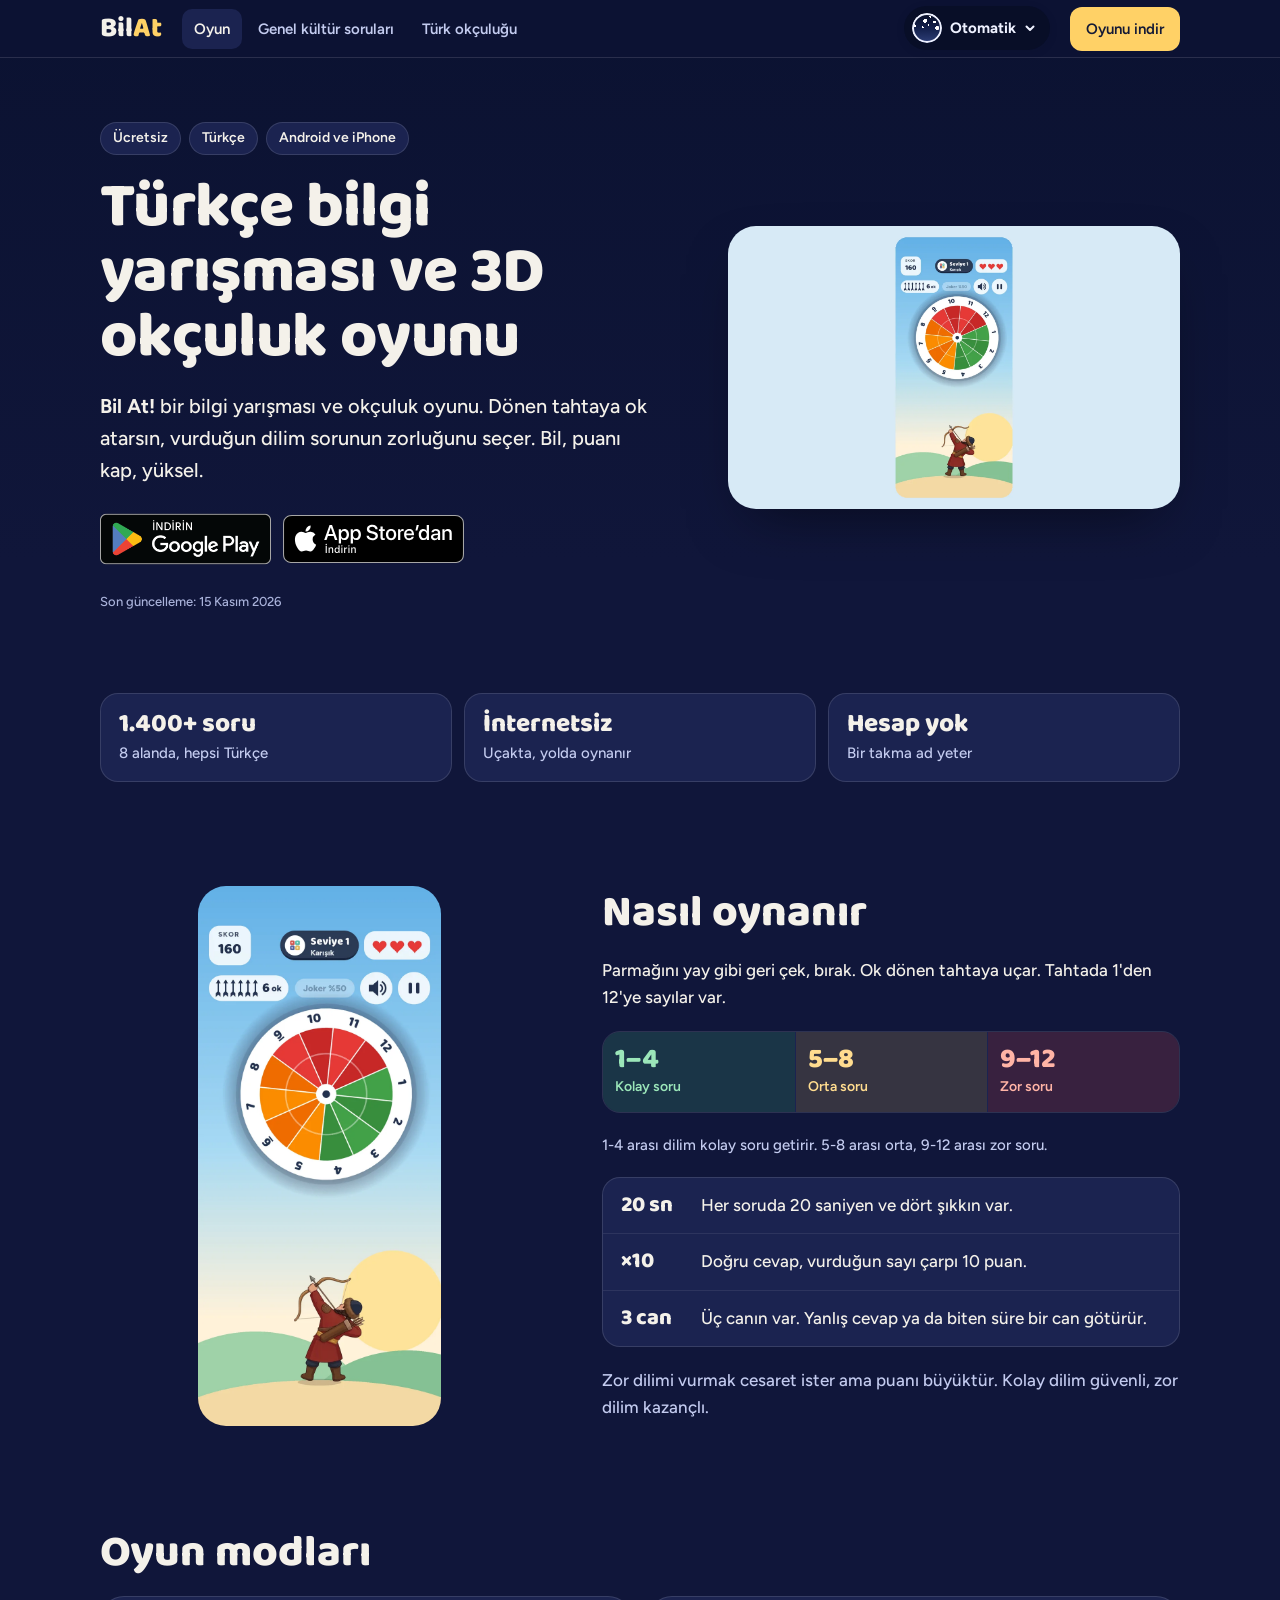
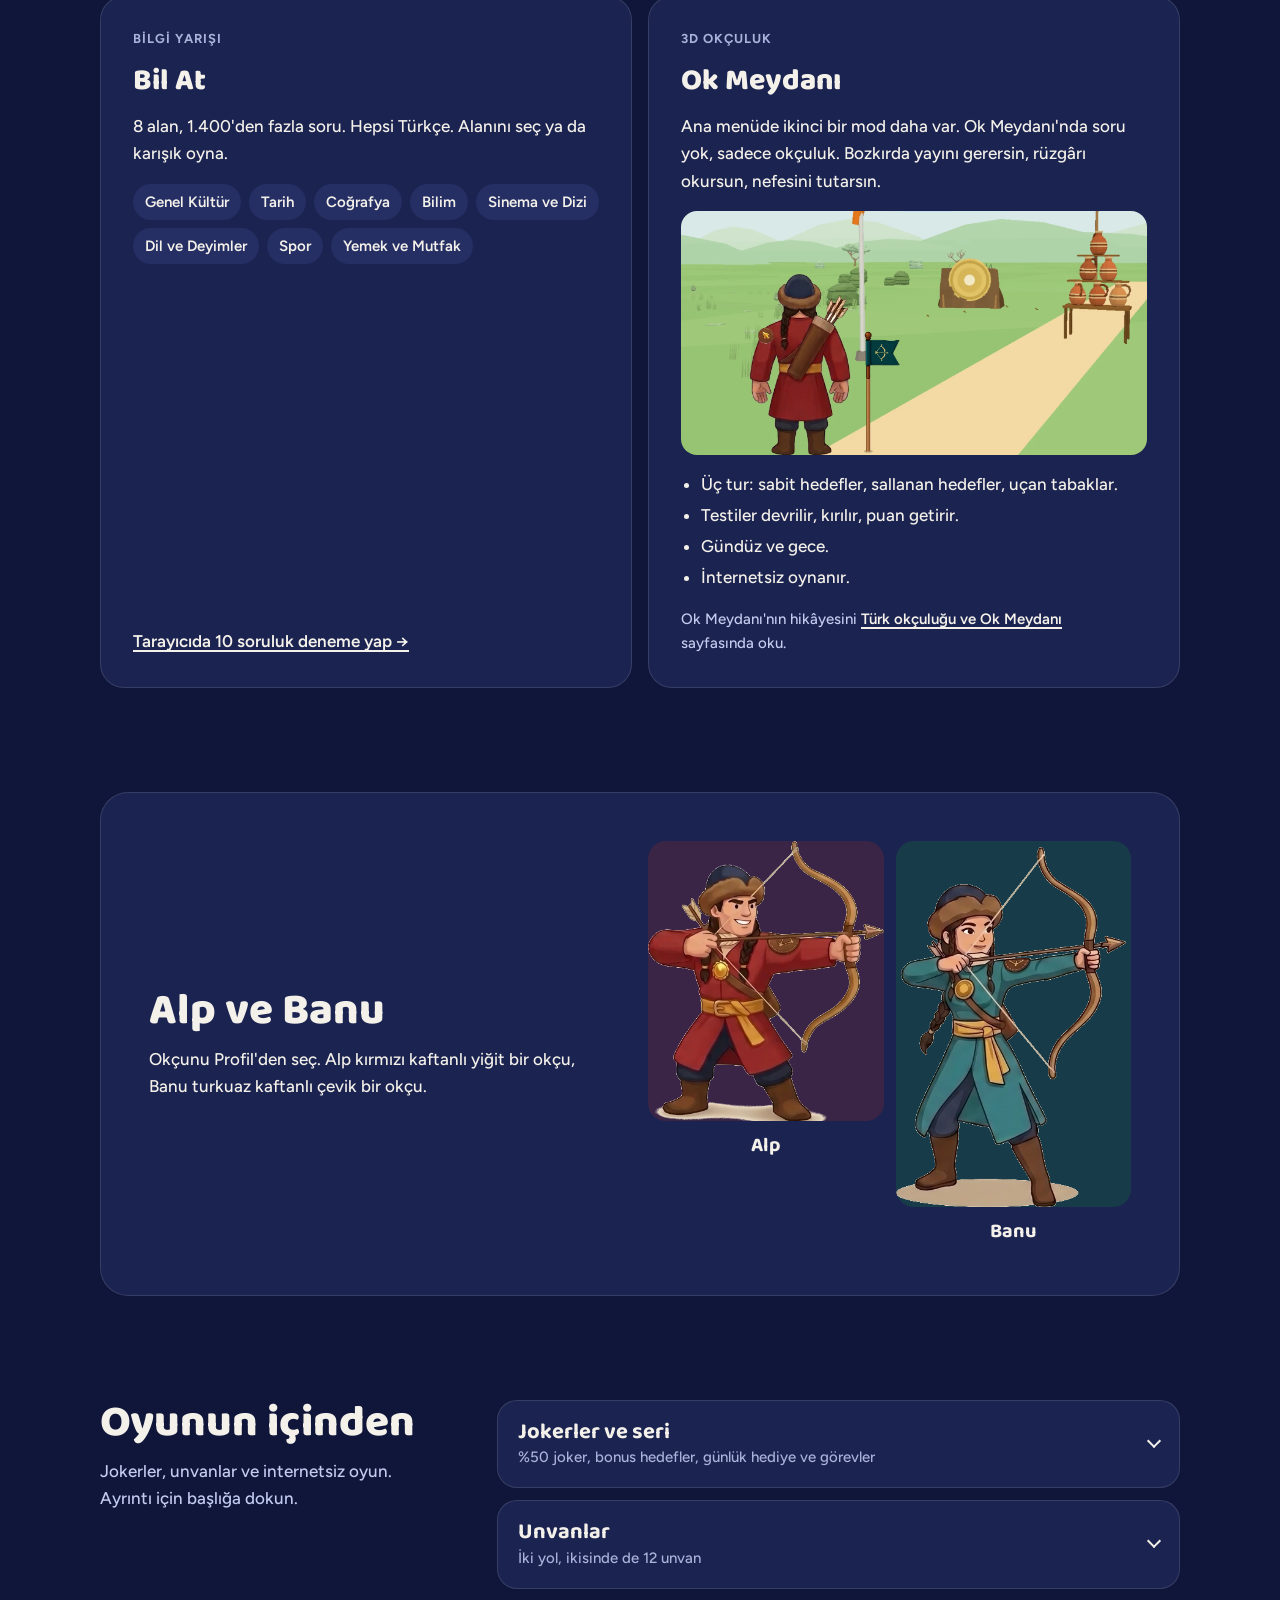
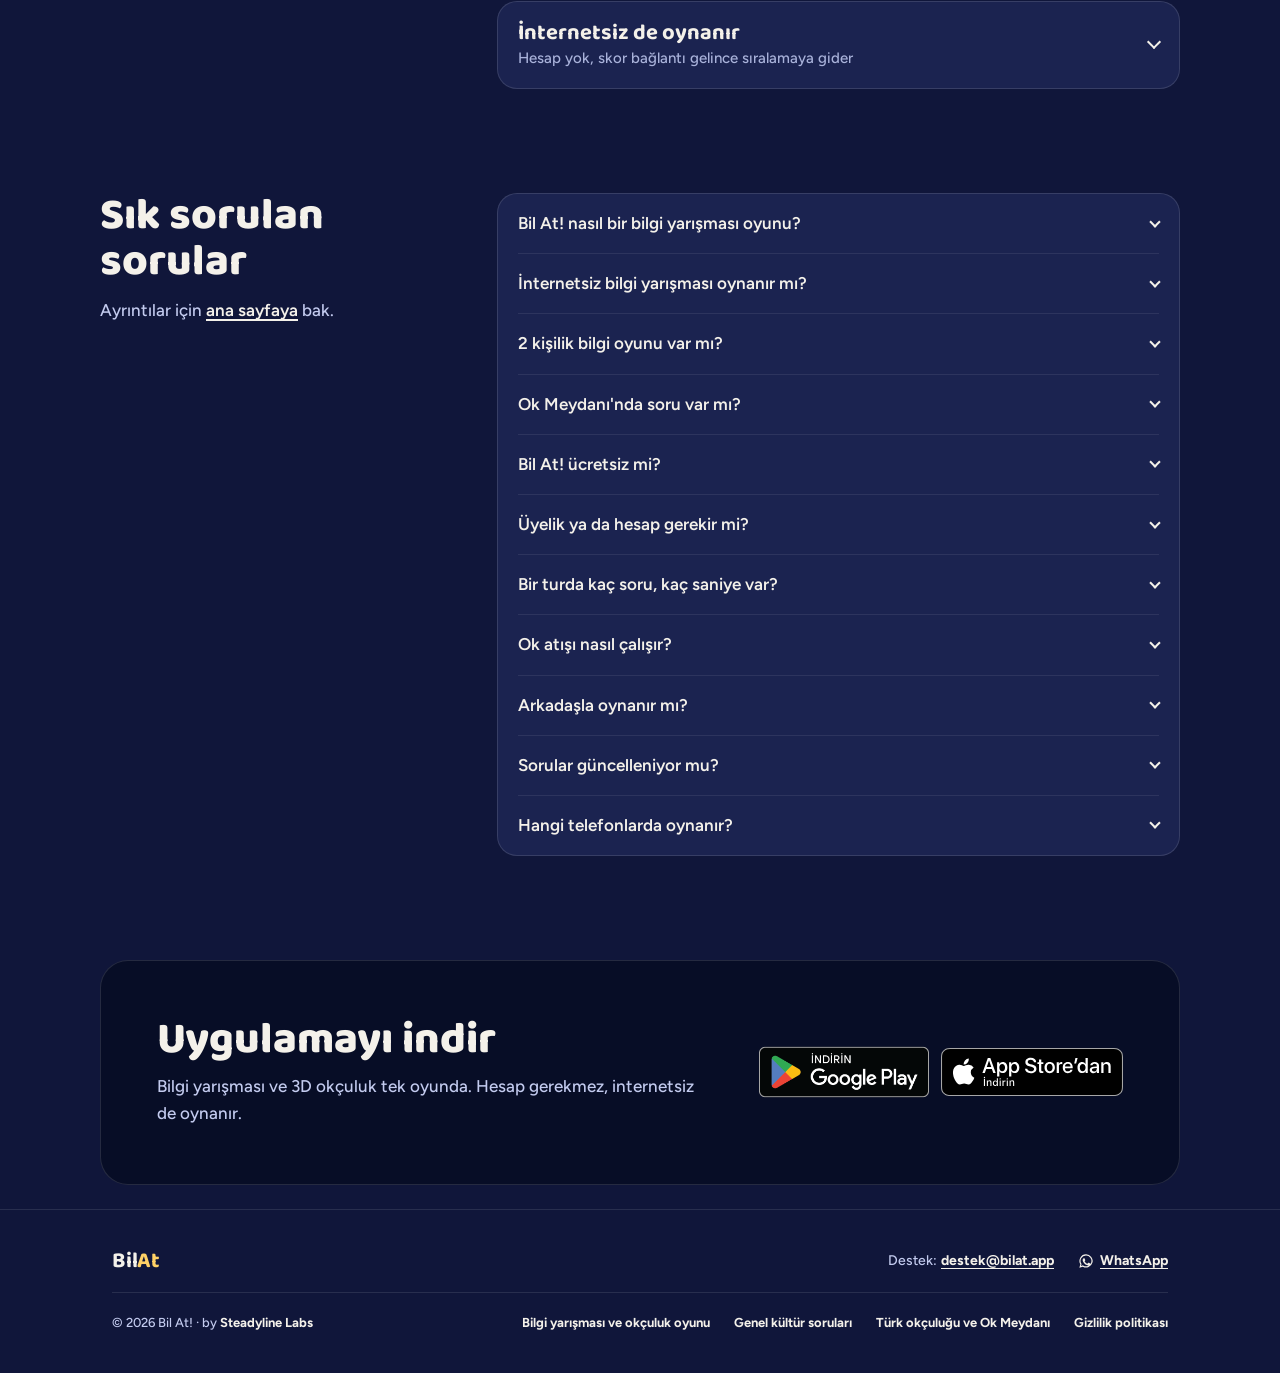
<file: bilgi-yarismasi-okculuk-oyunu/index.html>
<!DOCTYPE html>
<html lang="tr">
<head>
<meta charset="utf-8">
<meta name="viewport" content="width=device-width, initial-scale=1">
<title>Türkçe Bilgi Yarışması ve 3D Okçuluk Oyunu · Bil At!</title>
<meta name="description" content="Bil At! ücretsiz Türkçe bilgi yarışması ve 3D okçuluk oyunu: tahtaya ok at, vurduğun dilim soruyu seçsin. İnternetsiz oynanır, Alp ve Banu, joker, unvanlar. Android ve iPhone.">
<meta name="robots" content="index, follow">
<meta name="theme-color" content="#62B0E6" media="(prefers-color-scheme: light)">
<meta name="theme-color" content="#070D26" media="(prefers-color-scheme: dark)">
<link rel="canonical" href="https://bilat.app/bilgi-yarismasi-okculuk-oyunu/">
<meta property="og:type" content="website">
<meta property="og:site_name" content="Bil At!">
<meta property="og:locale" content="tr_TR">
<meta property="og:url" content="https://bilat.app/bilgi-yarismasi-okculuk-oyunu/">
<meta property="og:title" content="Türkçe bilgi yarışması ve 3D okçuluk oyunu · Bil At!">
<meta property="og:description" content="Bil At! ücretsiz Türkçe bilgi yarışması ve 3D okçuluk oyunu: tahtaya ok at, vurduğun dilim soruyu seçsin. İnternetsiz oynanır, Alp ve Banu, joker, unvanlar. Android ve iPhone.">
<meta property="og:image" content="https://bilat.app/img/og.jpg">
<meta name="twitter:card" content="summary_large_image">
<meta name="twitter:title" content="Türkçe bilgi yarışması ve 3D okçuluk oyunu · Bil At!">
<meta name="twitter:description" content="Bil At! ücretsiz Türkçe bilgi yarışması ve 3D okçuluk oyunu: tahtaya ok at, vurduğun dilim soruyu seçsin. İnternetsiz oynanır, Alp ve Banu, joker, unvanlar. Android ve iPhone.">
<meta name="twitter:image" content="https://bilat.app/img/og.jpg">
<link rel="icon" href="/favicon.ico" sizes="any">
<link rel="icon" href="/img/icon.svg" type="image/svg+xml">
<link rel="apple-touch-icon" href="/apple-touch-icon.png">
<meta name="apple-itunes-app" content="app-id=6821452285">
<script type="application/ld+json">
{
  "@context": "https://schema.org",
  "@graph": [
    {
      "@type": "WebPage",
      "@id": "https://bilat.app/bilgi-yarismasi-okculuk-oyunu/#page",
      "url": "https://bilat.app/bilgi-yarismasi-okculuk-oyunu/",
      "name": "Türkçe bilgi yarışması ve 3D okçuluk oyunu · Bil At!",
      "inLanguage": "tr",
      "isPartOf": {
        "@id": "https://bilat.app/#website"
      },
      "about": {
        "@id": "https://bilat.app/#app"
      }
    },
    {
      "@type": [
        "VideoGame",
        "MobileApplication"
      ],
      "@id": "https://bilat.app/#app",
      "name": "Bil At! Oku At, Soruyu Bil",
      "url": "https://bilat.app/",
      "inLanguage": "tr",
      "operatingSystem": [
        "Android",
        "iOS"
      ],
      "applicationCategory": "GameApplication",
      "genre": [
        "Bilgi yarışması",
        "Okçuluk"
      ],
      "playMode": "SinglePlayer",
      "image": "https://bilat.app/img/og.jpg",
      "installUrl": "https://play.google.com/store/apps/details?id=com.steadylinelabs.bilat",
      "sameAs": [
        "https://play.google.com/store/apps/details?id=com.steadylinelabs.bilat",
        "https://apps.apple.com/tr/app/bil-at-bilgi-yar%C4%B1%C5%9Fmas%C4%B1/id6821452285"
      ],
      "offers": {
        "@type": "Offer",
        "price": "0",
        "priceCurrency": "TRY"
      }
    },
    {
      "@type": "BreadcrumbList",
      "itemListElement": [
        {
          "@type": "ListItem",
          "position": 1,
          "name": "Bil At!",
          "item": "https://bilat.app/"
        },
        {
          "@type": "ListItem",
          "position": 2,
          "name": "Bilgi yarışması ve okçuluk oyunu",
          "item": "https://bilat.app/bilgi-yarismasi-okculuk-oyunu/"
        }
      ]
    },
    {
      "@type": "FAQPage",
      "mainEntity": [
        {
          "@type": "Question",
          "name": "Bil At! nasıl bir bilgi yarışması oyunu?",
          "acceptedAnswer": {
            "@type": "Answer",
            "text": "Dönen hedef tahtasına ok atarsın. Okun vurduğu sayı sorunun zorluğunu seçer: 1-4 kolay, 5-8 orta, 9-12 zor. Her soruda 20 saniye ve dört şık var."
          }
        },
        {
          "@type": "Question",
          "name": "İnternetsiz bilgi yarışması oynanır mı?",
          "acceptedAnswer": {
            "@type": "Answer",
            "text": "Evet. Oyunla gelen sorular cihazında durur, internet olmadan oynarsın. Çevrimdışıyken aldığın skor, bağlantı gelince sıralamaya gönderilir."
          }
        },
        {
          "@type": "Question",
          "name": "2 kişilik bilgi oyunu var mı?",
          "acceptedAnswer": {
            "@type": "Answer",
            "text": "Şimdilik yok, Bil At! tek kişilik oynanır. Haftalık sıralama pazartesi 00:00'da sıfırlanır, arkadaşlarınla puanda yarışırsın."
          }
        },
        {
          "@type": "Question",
          "name": "Ok Meydanı'nda soru var mı?",
          "acceptedAnswer": {
            "@type": "Answer",
            "text": "Hayır. Ok Meydanı 3D okçuluk modudur: soru yok, bozkırda hedefleri vurursun. İnternetsiz oynanır."
          }
        },
        {
          "@type": "Question",
          "name": "Bil At! ücretsiz mi?",
          "acceptedAnswer": {
            "@type": "Answer",
            "text": "Evet. Oyun ücretsizdir ve reklamlarla desteklenir. Reklamı yalnızca sen seçince izlersin. İsteyene iki küçük, isteğe bağlı satın alma var: Okçu Nefesi (19,99 TL) ve Demirci Ateşi (29,99 TL)."
          }
        },
        {
          "@type": "Question",
          "name": "Üyelik ya da hesap gerekir mi?",
          "acceptedAnswer": {
            "@type": "Answer",
            "text": "Hayır. Ayrı hesap açmazsın. Sıralama için bir takma ad seçmen yeter."
          }
        },
        {
          "@type": "Question",
          "name": "Bir turda kaç soru, kaç saniye var?",
          "acceptedAnswer": {
            "@type": "Answer",
            "text": "Her soruda 20 saniye ve dört şık var. Oyun, 3 canın bitene kadar sürer; yanlış cevap ya da biten süre bir can götürür. Her 3 doğruda seviye atlarsın."
          }
        },
        {
          "@type": "Question",
          "name": "Ok atışı nasıl çalışır?",
          "acceptedAnswer": {
            "@type": "Answer",
            "text": "Parmağını ekranda yay gibi geriye çekip bırakırsın, ok ters yöne uçar. Ne kadar çekersen o kadar güçlü atarsın. Tahta döner, biraz önden nişan alırsın. Sadağında 6 ok var; ıskalarsan bir ok gider."
          }
        },
        {
          "@type": "Question",
          "name": "Arkadaşla oynanır mı?",
          "acceptedAnswer": {
            "@type": "Answer",
            "text": "Bil At! tek kişilik oynanır. Arkadaşlarınla haftalık sıralamada yarışırsın."
          }
        },
        {
          "@type": "Question",
          "name": "Sorular güncelleniyor mu?",
          "acceptedAnswer": {
            "@type": "Answer",
            "text": "Evet. İnternet varken yeni sorular indirilir, indirdiğin sorular cihazında kalır ve internetsiz de oynanır."
          }
        },
        {
          "@type": "Question",
          "name": "Hangi telefonlarda oynanır?",
          "acceptedAnswer": {
            "@type": "Answer",
            "text": "Android'de Google Play'den, iPhone'da App Store'dan indirilir. Hesap açmak gerekmez."
          }
        }
      ]
    }
  ]
}
</script>
<link rel="preconnect" href="https://fonts.googleapis.com">
<link rel="preconnect" href="https://fonts.gstatic.com" crossorigin>
<link href="https://fonts.googleapis.com/css2?family=Baloo+2:wght@700;800&family=Figtree:wght@500;600;700;800&display=swap" rel="stylesheet">
<link rel="stylesheet" href="../style.css?v=20261115b">
<script src="../tema.js?v=20261028c"></script>
<script>document.documentElement.classList.add('js')</script>
<script src="../sayfa.js?v=20261115b" defer></script>
</head>
<body class="gx">
<a class="skip" href="#icerik">İçeriğe geç</a>
<header class="gx-top">
  <div class="gx-top-in">
    <a class="gx-logo" href="../" aria-label="Bil At! ana sayfa"><span>Bil<b>At</b></span></a>
    <nav class="gx-nav" aria-label="Sayfalar">
      <a href="../bilgi-yarismasi-okculuk-oyunu/" aria-current="page">Oyun</a>
      <a href="../genel-kultur-sorulari/">Genel kültür soruları</a>
      <a href="../turk-okculugu-ok-meydani/">Türk okçuluğu</a>
    </nav>
    <div class="sky-pick">
      <button type="button" class="sky-btn" aria-expanded="false" aria-controls="gokyuzu" aria-label="Gökyüzü teması">
        <span class="sky-dot" aria-hidden="true"></span><span class="sky-name">Otomatik</span>
        <svg class="sky-chev" viewBox="0 0 12 12" width="12" height="12" aria-hidden="true"><path d="M2.5 4.5L6 8l3.5-3.5" fill="none" stroke="currentColor" stroke-width="2" stroke-linecap="round" stroke-linejoin="round"/></svg>
      </button>
      <div class="sky-menu" id="gokyuzu" role="group" aria-label="Gökyüzü teması" hidden>
        <p class="sky-title" aria-hidden="true">Gökyüzü</p>
        <button type="button" data-tema="saat"><span class="sw sw-auto" aria-hidden="true"></span><span class="sky-opt"><b>Otomatik</b><small>Saate göre · şu an <span class="sky-now">Gündüz</span></small></span></button>
        <hr>
        <button type="button" data-tema="b"><span class="sw sw-b" aria-hidden="true"></span><b>Gündüz</b></button>
        <button type="button" data-tema="a"><span class="sw sw-a" aria-hidden="true"></span><b>Gün batımı</b></button>
        <button type="button" data-tema="c"><span class="sw sw-c" aria-hidden="true"></span><b>Gece</b></button>
      </div>
    </div>
    <a class="gx-btn" href="#indir" data-dl>Oyunu indir</a>
  </div>
</header>
<main id="icerik" class="gx-main">
  <section class="gx-hero">
    <div class="gx-col" style="flex:1 1 440px">
      <div class="gx-pills"><span>Ücretsiz</span> <span>Türkçe</span> <span>Android ve iPhone</span></div>
      <h1 class="gx-h1">Türkçe bilgi yarışması ve 3D okçuluk oyunu</h1>
      <p class="gx-lead"><strong>Bil At!</strong> bir bilgi yarışması ve okçuluk oyunu. Dönen tahtaya ok atarsın, vurduğun dilim sorunun zorluğunu seçer. Bil, puanı kap, yüksel.</p>
      <div class="gx-badges"><a class="gp-badge" href="https://play.google.com/store/apps/details?id=com.steadylinelabs.bilat&amp;referrer=utm_source%3Dbilat.app%26utm_medium%3Dsite%26utm_campaign=bilgi_yarismasi_sayfa"><img src="../img/google-play-badge-tr.png" width="646" height="250" alt="Google Play'den indirin" loading="lazy" decoding="async"></a><a class="as-badge" href="https://apps.apple.com/tr/app/bil-at-bilgi-yar%C4%B1%C5%9Fmas%C4%B1/id6821452285"><img src="../img/app-store-badge-tr.svg" width="151" height="40" alt="App Store'dan indirin" loading="lazy" decoding="async"></a></div>
      <p class="gx-meta">Son güncelleme: 15 Kasım 2026</p>
    </div>
    <div style="flex:1 1 320px;display:flex;justify-content:center;min-width:0">
      <img class="gx-shot" src="../img/mod-bilat-b.webp" width="1600" height="1000" decoding="async" fetchpriority="high" alt="Bil At: dönen hedef tahtası ve nişan alan okçu" style="max-height:min(560px,120vw);box-shadow:0 24px 60px -24px var(--gx-shadow)">
    </div>
  </section>

  <section class="gx-stats" style="margin-top:-24px" aria-label="Kısaca">
    <div class="gx-stat gx-card"><div class="gx-b">1.400+ soru</div><div>8 alanda, hepsi Türkçe</div></div>
    <div class="gx-stat gx-card"><div class="gx-b">İnternetsiz</div><div>Uçakta, yolda oynanır</div></div>
    <div class="gx-stat gx-card"><div class="gx-b">Hesap yok</div><div>Bir takma ad yeter</div></div>
  </section>

  <section style="display:flex;flex-wrap:wrap-reverse;align-items:center;gap:40px 64px" aria-labelledby="nasil">
    <div style="flex:1 1 320px;display:flex;justify-content:center;min-width:0">
      <img class="gx-shot" src="../img/aim-b.webp" width="720" height="1600" loading="lazy" decoding="async" alt="Bil At oyun ekranı: okçu dönen hedef tahtasına nişan alıyor" style="max-height:min(540px,120vw)">
    </div>
    <div class="gx-col" style="flex:1 1 460px">
      <h2 class="gx-h2" id="nasil">Nasıl oynanır</h2>
      <p class="gx-pretty">Parmağını yay gibi geri çek, bırak. Ok dönen tahtaya uçar. Tahtada 1'den 12'ye sayılar var.</p>
      <div class="gx-levels">
        <div class="gx-l1"><span class="gx-b">1–4</span> <span>Kolay soru</span></div>
        <div class="gx-l2"><span class="gx-b">5–8</span> <span>Orta soru</span></div>
        <div class="gx-l3"><span class="gx-b">9–12</span> <span>Zor soru</span></div>
      </div>
      <p class="gx-small gx-muted">1-4 arası dilim kolay soru getirir. 5-8 arası orta, 9-12 arası zor soru.</p>
      <ul class="gx-rules gx-card">
        <li><span class="gx-b">20 sn</span> <span>Her soruda 20 saniyen ve dört şıkkın var.</span></li>
        <li><span class="gx-b">×10</span> <span>Doğru cevap, vurduğun sayı çarpı 10 puan.</span></li>
        <li><span class="gx-b">3 can</span> <span>Üç canın var. Yanlış cevap ya da biten süre bir can götürür.</span></li>
      </ul>
      <p class="gx-muted gx-pretty">Zor dilimi vurmak cesaret ister ama puanı büyüktür. Kolay dilim güvenli, zor dilim kazançlı.</p>
    </div>
  </section>

  <section style="display:flex;flex-direction:column;gap:20px" aria-labelledby="modlar">
    <h2 class="gx-h2" id="modlar">Oyun modları</h2>
    <div class="gx-tabs gx-card" role="group" aria-label="Oyun modu seç">
      <button type="button" data-tab="0" aria-pressed="true">Bil At</button>
      <button type="button" data-tab="1" aria-pressed="false">Ok Meydanı</button>
    </div>
    <div class="gx-modes" data-on="0">
      <article class="gx-mode gx-card" data-m="0">
        <div class="gx-eyebrow">Bilgi yarışı</div>
        <h3>Bil At</h3>
        <p class="gx-pretty">8 alan, 1.400'den fazla soru. Hepsi Türkçe. Alanını seç ya da karışık oyna.</p>
        <ul class="gx-chips"><li>Genel Kültür</li> <li>Tarih</li> <li>Coğrafya</li> <li>Bilim</li> <li>Sinema ve Dizi</li> <li>Dil ve Deyimler</li> <li>Spor</li> <li>Yemek ve Mutfak</li></ul>
        <a href="../genel-kultur-sorulari/" style="font-weight:600;margin-top:auto">Tarayıcıda 10 soruluk deneme yap →</a>
      </article>
      <article class="gx-mode gx-card" data-m="1">
        <div class="gx-eyebrow">3D okçuluk</div>
        <h3>Ok Meydanı</h3>
        <p class="gx-pretty">Ana menüde ikinci bir mod daha var. Ok Meydanı'nda soru yok, sadece okçuluk. Bozkırda yayını gerersin, rüzgârı okursun, nefesini tutarsın.</p>
        <img src="../img/ok-meydani/tur1-sabit.webp" width="1600" height="837" loading="lazy" decoding="async" alt="Ok Meydanı: okçunun arkasından testi kulesine nişan, gündüz">
        <ul>
          <li>Üç tur: sabit hedefler, sallanan hedefler, uçan tabaklar.</li>
          <li>Testiler devrilir, kırılır, puan getirir.</li>
          <li>Gündüz ve gece.</li>
          <li>İnternetsiz oynanır.</li>
        </ul>
        <p class="gx-small gx-muted">Ok Meydanı'nın hikâyesini <a href="../turk-okculugu-ok-meydani/" style="font-weight:600">Türk okçuluğu ve Ok Meydanı</a> sayfasında oku.</p>
      </article>
    </div>
  </section>

  <section class="gx-panel gx-card" aria-labelledby="alpbanu">
    <div style="flex:1 1 300px;display:flex;flex-direction:column;gap:12px;min-width:0">
      <h2 class="gx-h2" id="alpbanu">Alp ve Banu</h2>
      <p class="gx-pretty">Okçunu Profil'den seç. Alp kırmızı kaftanlı yiğit bir okçu, Banu turkuaz kaftanlı çevik bir okçu.</p>
    </div>
    <div class="gx-duo" style="flex:1 1 340px">
      <figure><img src="../img/yeni/alp.webp" width="392" height="466" loading="lazy" decoding="async" alt="Alp: kırmızı kaftanlı, bork giymiş okçu yayını geriyor" style="background:var(--gx-alp)"><figcaption>Alp</figcaption></figure>
      <figure><img src="../img/yeni/banu.webp" width="384" height="596" loading="lazy" decoding="async" alt="Banu: turkuaz kaftanlı, örgülü okçu yayını geriyor" style="background:var(--gx-banu)"><figcaption>Banu</figcaption></figure>
    </div>
  </section>

  <section class="gx-split" aria-labelledby="icinden">
    <div class="gx-split-h">
      <h2 class="gx-h2" id="icinden">Oyunun içinden</h2>
      <p class="gx-muted">Jokerler, unvanlar ve internetsiz oyun. Ayrıntı için başlığa dokun.</p>
    </div>
    <div class="gx-split-b">
      <details class="gx-acc gx-card">
        <summary><span><h3>Jokerler ve seri</h3> <small>%50 joker, bonus hedefler, günlük hediye ve görevler</small></span><span class="gx-chev" aria-hidden="true"></span></summary>
        <ul>
          <li>%50 Joker iki yanlış şıkkı siler. İstersen kısa bir reklamla açarsın, küçük uçurtmayı vurunca da gelir.</li>
          <li>Sorular arasında tahtanın önünden bir hedef süzülür. Balon +1 ok, fener sıradaki soruya x2 puan, testi +3 üzerlik.</li>
          <li>Iskalarsan sadece okun gider, ek ceza yok.</li>
          <li>Günlük hediye: her gün gir, hediyeni al. Seri 7 gün sürer, 7. günün sonunda rozet gelir.</li>
          <li>Her gün üç yeni görev gelir, görevler üzerlik kazandırır.</li>
        </ul>
      </details>
      <details class="gx-acc gx-card">
        <summary><span><h3>Unvanlar</h3> <small>İki yol, ikisinde de 12 unvan</small></span><span class="gx-chev" aria-hidden="true"></span></summary>
        <div class="gx-acc-in">
          <p>İki yol, ikisinde de 12 unvan. Bilgi Yolu'nda her doğru cevap, Okçuluk Yolu'nda Ok Meydanı'ndaki her isabet 1 adım. Meraklı'dan Bilge'ye, Hevesli'den Efsane'ye yükselirsin. Her yeni unvanda rozet ve üzerlik ödülün gelir.</p>
          <img src="../img/yeni/yeni-unvan.webp" width="640" height="1422" loading="lazy" decoding="async" alt="Yeni unvan ekranı: Ehil unvanı ve kazanılan üzerlik">
        </div>
      </details>
      <details class="gx-acc gx-card">
        <summary><span><h3>İnternetsiz de oynanır</h3> <small>Hesap yok, skor bağlantı gelince sıralamaya gider</small></span><span class="gx-chev" aria-hidden="true"></span></summary>
        <div class="gx-acc-in">
          <p>Hesap açmana gerek yok. Oyunla gelen sorular cihazında durur, uçakta ya da yolda internetsiz oynarsın. Çevrimdışı aldığın skor, bağlantı gelince haftalık sıralamaya gider.</p>
          <img src="../img/leaderboard-b.webp" width="540" height="1170" loading="lazy" decoding="async" alt="Haftalık sıralama ekranı: podyum ve liste, pazartesi sıfırlanır">
        </div>
      </details>
    </div>
  </section>

  <section class="gx-split" aria-labelledby="sss">
    <div class="gx-split-h">
      <h2 class="gx-h2" id="sss">Sık sorulan sorular</h2>
      <p class="gx-muted">Ayrıntılar için <a href="../" style="font-weight:600">ana sayfaya</a> bak.</p>
    </div>
    <div class="gx-split-b">
      <div class="gx-faq gx-card">
      <details><summary><span>Bil At! nasıl bir bilgi yarışması oyunu?</span><span class="gx-chev sm" aria-hidden="true"></span></summary><p>Dönen hedef tahtasına ok atarsın. Okun vurduğu sayı sorunun zorluğunu seçer: 1-4 kolay, 5-8 orta, 9-12 zor. Her soruda 20 saniye ve dört şık var.</p></details>
      <details><summary><span>İnternetsiz bilgi yarışması oynanır mı?</span><span class="gx-chev sm" aria-hidden="true"></span></summary><p>Evet. Oyunla gelen sorular cihazında durur, internet olmadan oynarsın. Çevrimdışıyken aldığın skor, bağlantı gelince sıralamaya gönderilir.</p></details>
      <details><summary><span>2 kişilik bilgi oyunu var mı?</span><span class="gx-chev sm" aria-hidden="true"></span></summary><p>Şimdilik yok, Bil At! tek kişilik oynanır. Haftalık sıralama pazartesi 00:00'da sıfırlanır, arkadaşlarınla puanda yarışırsın.</p></details>
      <details><summary><span>Ok Meydanı'nda soru var mı?</span><span class="gx-chev sm" aria-hidden="true"></span></summary><p>Hayır. Ok Meydanı 3D okçuluk modudur: soru yok, bozkırda hedefleri vurursun. İnternetsiz oynanır.</p></details>
      <details><summary><span>Bil At! ücretsiz mi?</span><span class="gx-chev sm" aria-hidden="true"></span></summary><p>Evet. Oyun ücretsizdir ve reklamlarla desteklenir. Reklamı yalnızca sen seçince izlersin. İsteyene iki küçük, isteğe bağlı satın alma var: Okçu Nefesi (19,99 TL) ve Demirci Ateşi (29,99 TL).</p></details>
      <details><summary><span>Üyelik ya da hesap gerekir mi?</span><span class="gx-chev sm" aria-hidden="true"></span></summary><p>Hayır. Ayrı hesap açmazsın. Sıralama için bir takma ad seçmen yeter.</p></details>
      <details><summary><span>Bir turda kaç soru, kaç saniye var?</span><span class="gx-chev sm" aria-hidden="true"></span></summary><p>Her soruda 20 saniye ve dört şık var. Oyun, 3 canın bitene kadar sürer; yanlış cevap ya da biten süre bir can götürür. Her 3 doğruda seviye atlarsın.</p></details>
      <details><summary><span>Ok atışı nasıl çalışır?</span><span class="gx-chev sm" aria-hidden="true"></span></summary><p>Parmağını ekranda yay gibi geriye çekip bırakırsın, ok ters yöne uçar. Ne kadar çekersen o kadar güçlü atarsın. Tahta döner, biraz önden nişan alırsın. Sadağında 6 ok var; ıskalarsan bir ok gider.</p></details>
      <details><summary><span>Arkadaşla oynanır mı?</span><span class="gx-chev sm" aria-hidden="true"></span></summary><p>Bil At! tek kişilik oynanır. Arkadaşlarınla haftalık sıralamada yarışırsın.</p></details>
      <details><summary><span>Sorular güncelleniyor mu?</span><span class="gx-chev sm" aria-hidden="true"></span></summary><p>Evet. İnternet varken yeni sorular indirilir, indirdiğin sorular cihazında kalır ve internetsiz de oynanır.</p></details>
      <details><summary><span>Hangi telefonlarda oynanır?</span><span class="gx-chev sm" aria-hidden="true"></span></summary><p>Android'de Google Play'den, iPhone'da App Store'dan indirilir. Hesap açmak gerekmez.</p></details>
      </div>
    </div>
  </section>

  <section class="gx-band gx-dlsec" id="indir" aria-labelledby="indir-baslik">
    <div><h2 class="gx-h2" id="indir-baslik">Uygulamayı indir</h2><p>Bilgi yarışması ve 3D okçuluk tek oyunda. Hesap gerekmez, internetsiz de oynanır.</p></div>
    <div class="gx-badges"><a class="gp-badge" href="https://play.google.com/store/apps/details?id=com.steadylinelabs.bilat&amp;referrer=utm_source%3Dbilat.app%26utm_medium%3Dsite%26utm_campaign=bilgi_yarismasi_kapanis"><img src="../img/google-play-badge-tr.png" width="646" height="250" alt="Google Play'den indirin" loading="lazy" decoding="async"></a><a class="as-badge" href="https://apps.apple.com/tr/app/bil-at-bilgi-yar%C4%B1%C5%9Fmas%C4%B1/id6821452285"><img src="../img/app-store-badge-tr.svg" width="151" height="40" alt="App Store'dan indirin" loading="lazy" decoding="async"></a></div>
  </section>
</main>

<footer>
  <div class="wrap foot">
    <div class="foot-row foot-top">
      <a class="logo" href="../" aria-label="Bil At! ana sayfa"><span>Bil<b>At</b></span></a>
      <div class="foot-help">
      <span class="foot-support"><span>Destek:</span> <a href="mailto:destek@bilat.app">destek@bilat.app</a></span>
      <a href="https://wa.me/905512507661?text=Merhaba%2C%20Bil%20At!%20hakk%C4%B1nda%20yaz%C4%B1yorum" target="_blank" rel="noopener"><svg class="wa-icon" width="16" height="16" viewBox="0 0 24 24" fill="currentColor" aria-hidden="true" focusable="false"><path d="M12.04 2a9.9 9.9 0 0 0-8.5 14.95L2 22l5.2-1.5A9.9 9.9 0 1 0 12.04 2zm0 1.8a8.1 8.1 0 1 1-4.3 14.96l-.3-.2-3 .87.9-2.9-.2-.3A8.1 8.1 0 0 1 12.04 3.8zm-3.3 4.1c-.2 0-.5.1-.7.4-.3.3-1 1-1 2.4s1 2.8 1.2 3c.1.2 2 3.2 4.9 4.4 2.4 1 2.9.8 3.4.7.5 0 1.7-.7 1.9-1.4.2-.7.2-1.3.2-1.4-.1-.1-.3-.2-.6-.4-.3-.1-1.7-.8-2-.9-.3-.1-.5-.1-.7.1-.2.3-.8.9-.9 1.1-.2.2-.3.2-.6.1-.3-.1-1.2-.4-2.3-1.400-.8-.8-1.400-1.7-1.500-2-.2-.3 0-.4.1-.6l.4-.5c.1-.1.2-.3.3-.5.1-.2 0-.4 0-.5l-.9-2.200c-.2-.5-.5-.5-.7-.5z"/></svg>WhatsApp</a>
      </div>
    </div>
    <div class="foot-row foot-bottom">
      <p class="copy">© 2026 Bil At! · by <a href="https://steadylinelabs.com">Steadyline Labs</a></p>
      <div class="foot-nav" role="navigation" aria-label="Alt bağlantılar">
      <a href="../bilgi-yarismasi-okculuk-oyunu/">Bilgi yarışması ve okçuluk oyunu</a>
      <a href="../genel-kultur-sorulari/">Genel kültür soruları</a>
      <a href="../turk-okculugu-ok-meydani/">Türk okçuluğu ve Ok Meydanı</a>
      <a href="../gizlilik/">Gizlilik politikası</a>
    </div>
    </div>
  </div>
</footer>
<div class="gx-bar" data-after="480">
  <span class="gx-logo" aria-hidden="true">Bil<b>At</b></span>
  <span class="gx-bar-t">Ücretsiz · internetsiz oynanır</span>
  <a class="gx-btn" href="#indir" data-dl>Ücretsiz indir</a>
</div>
</body>
</html>
</file>
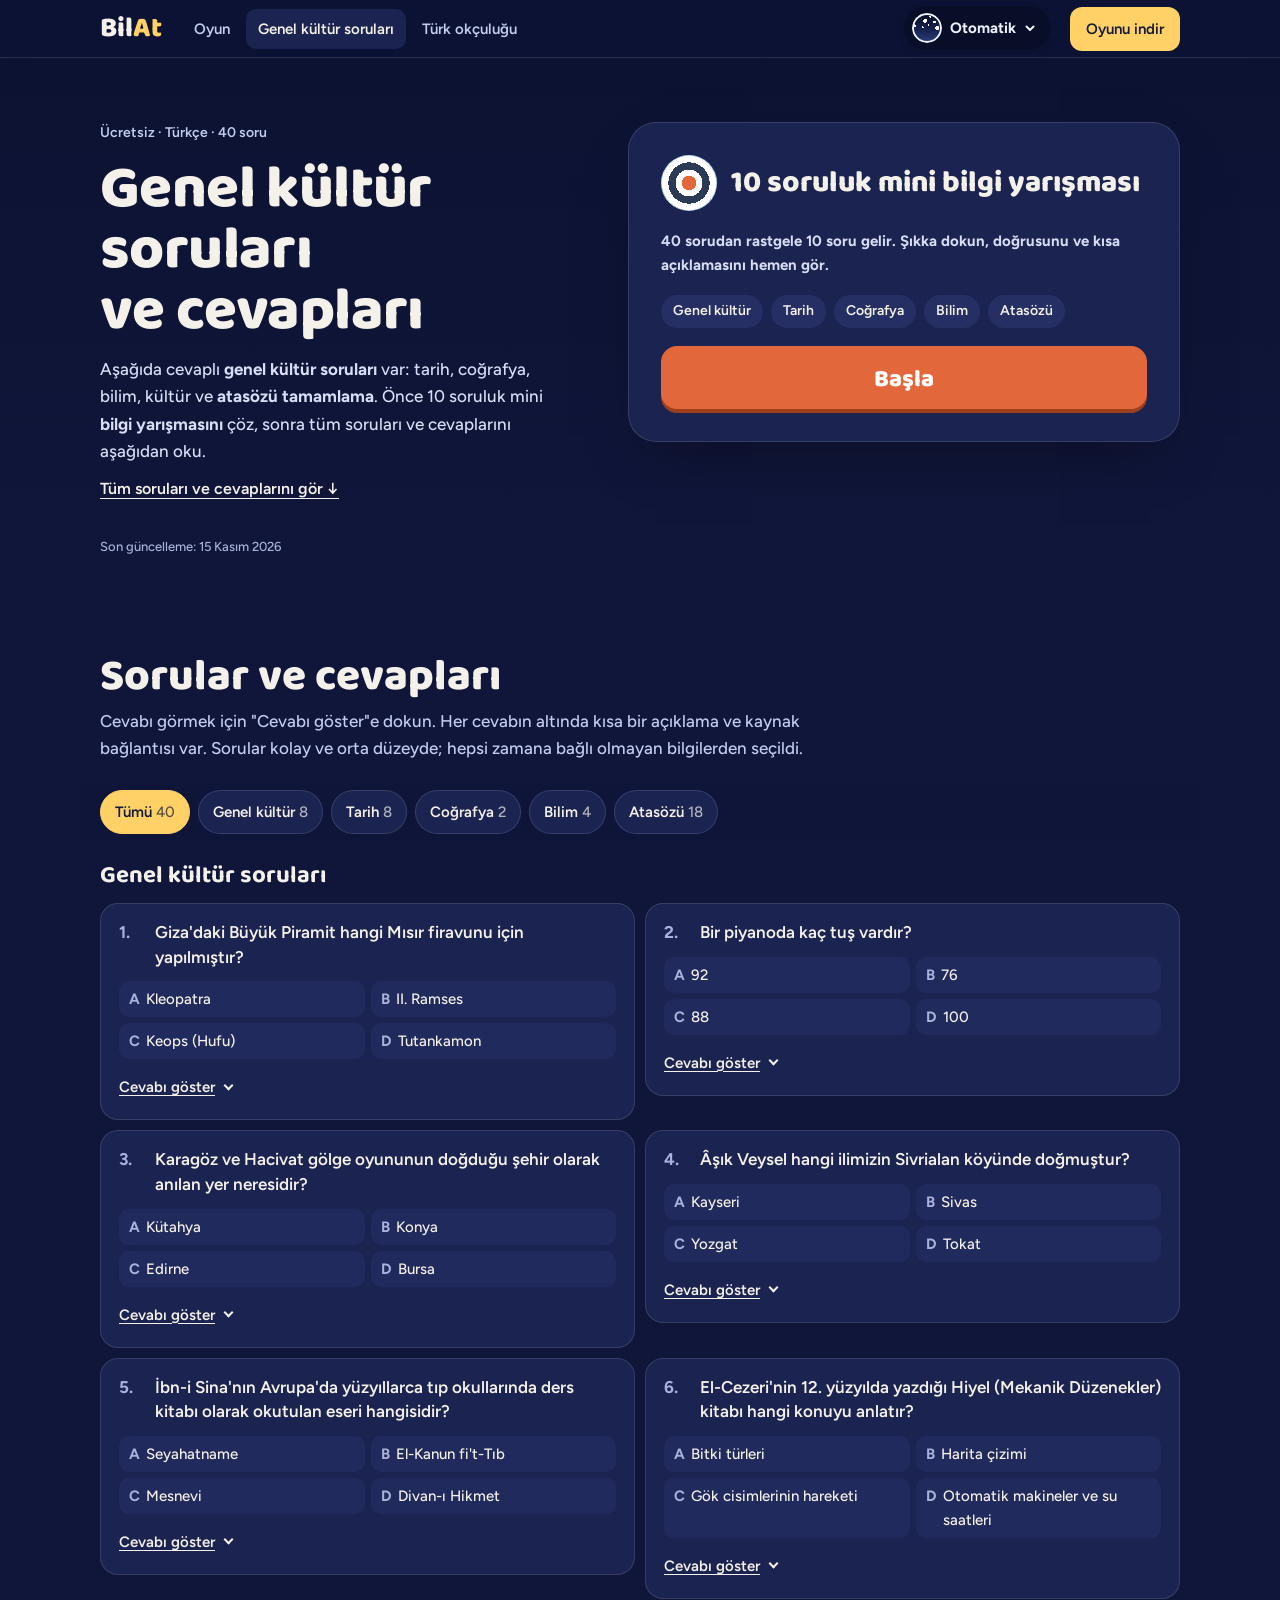
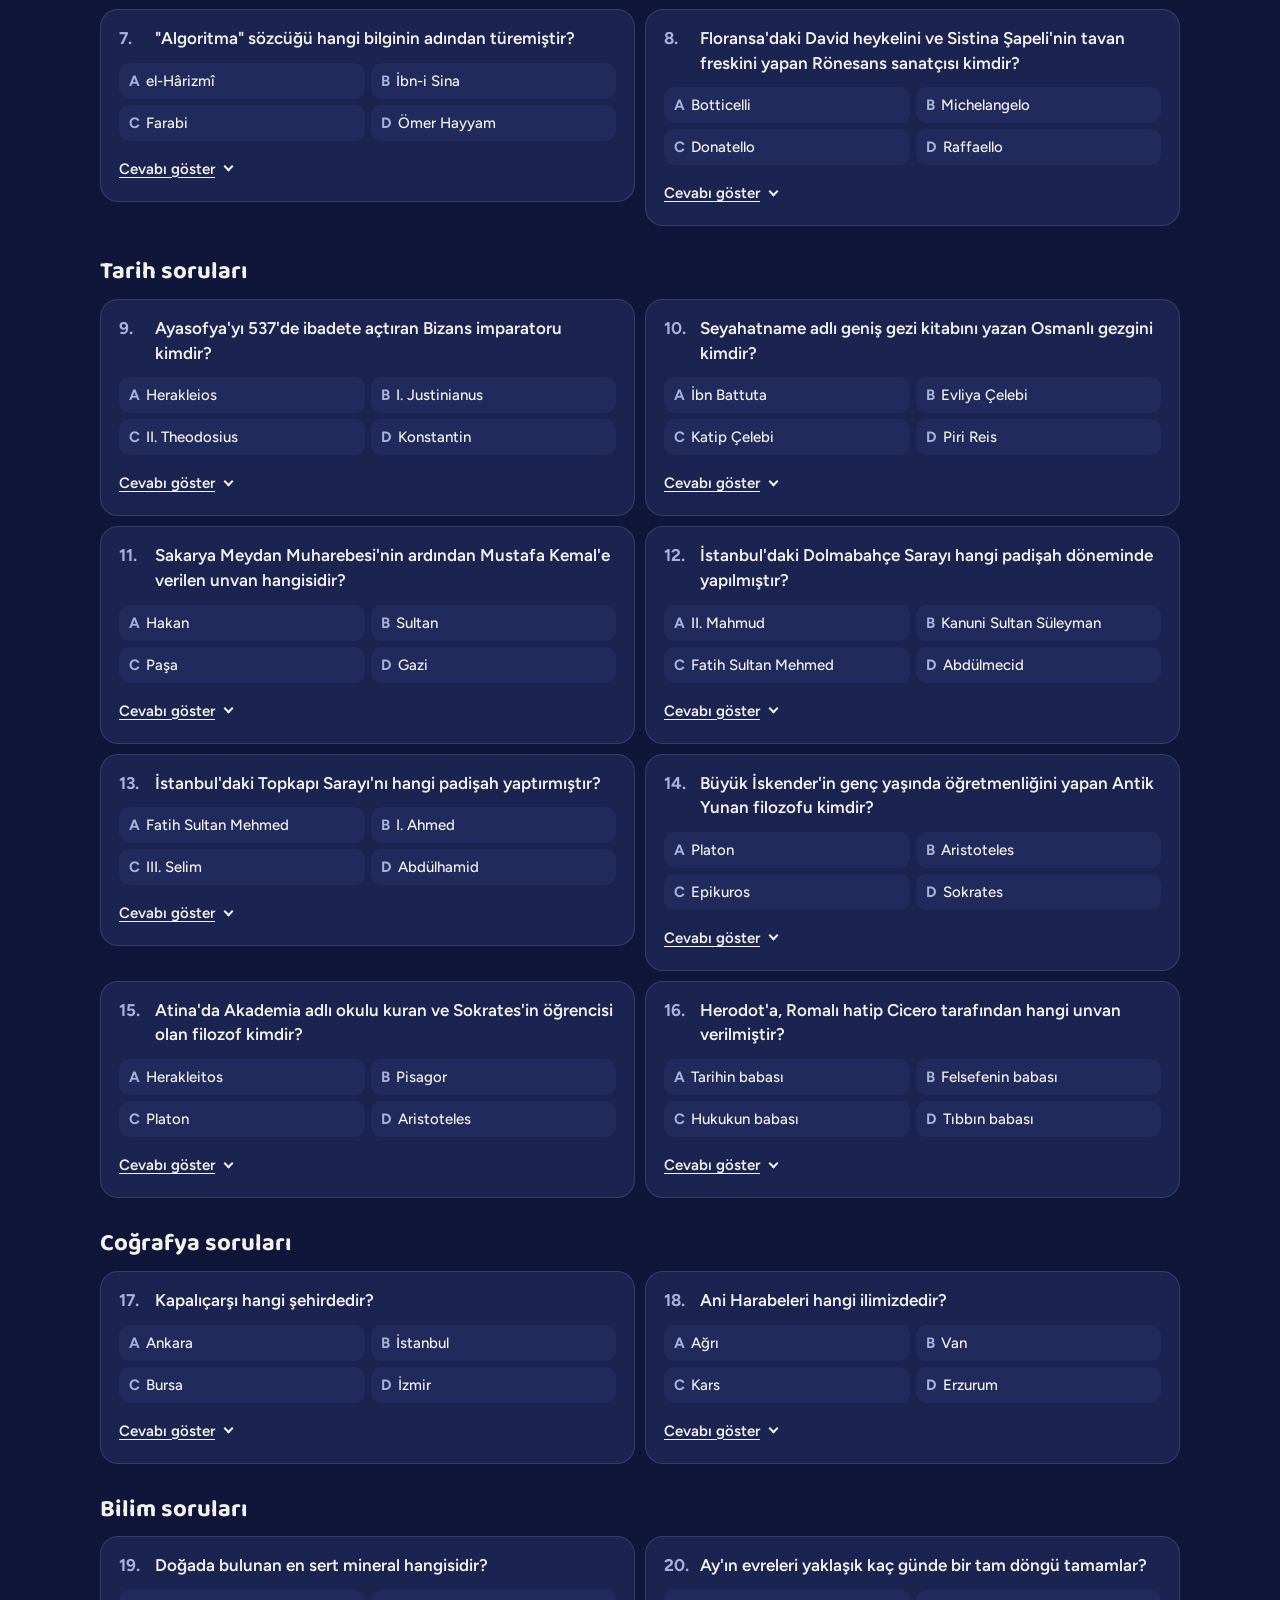
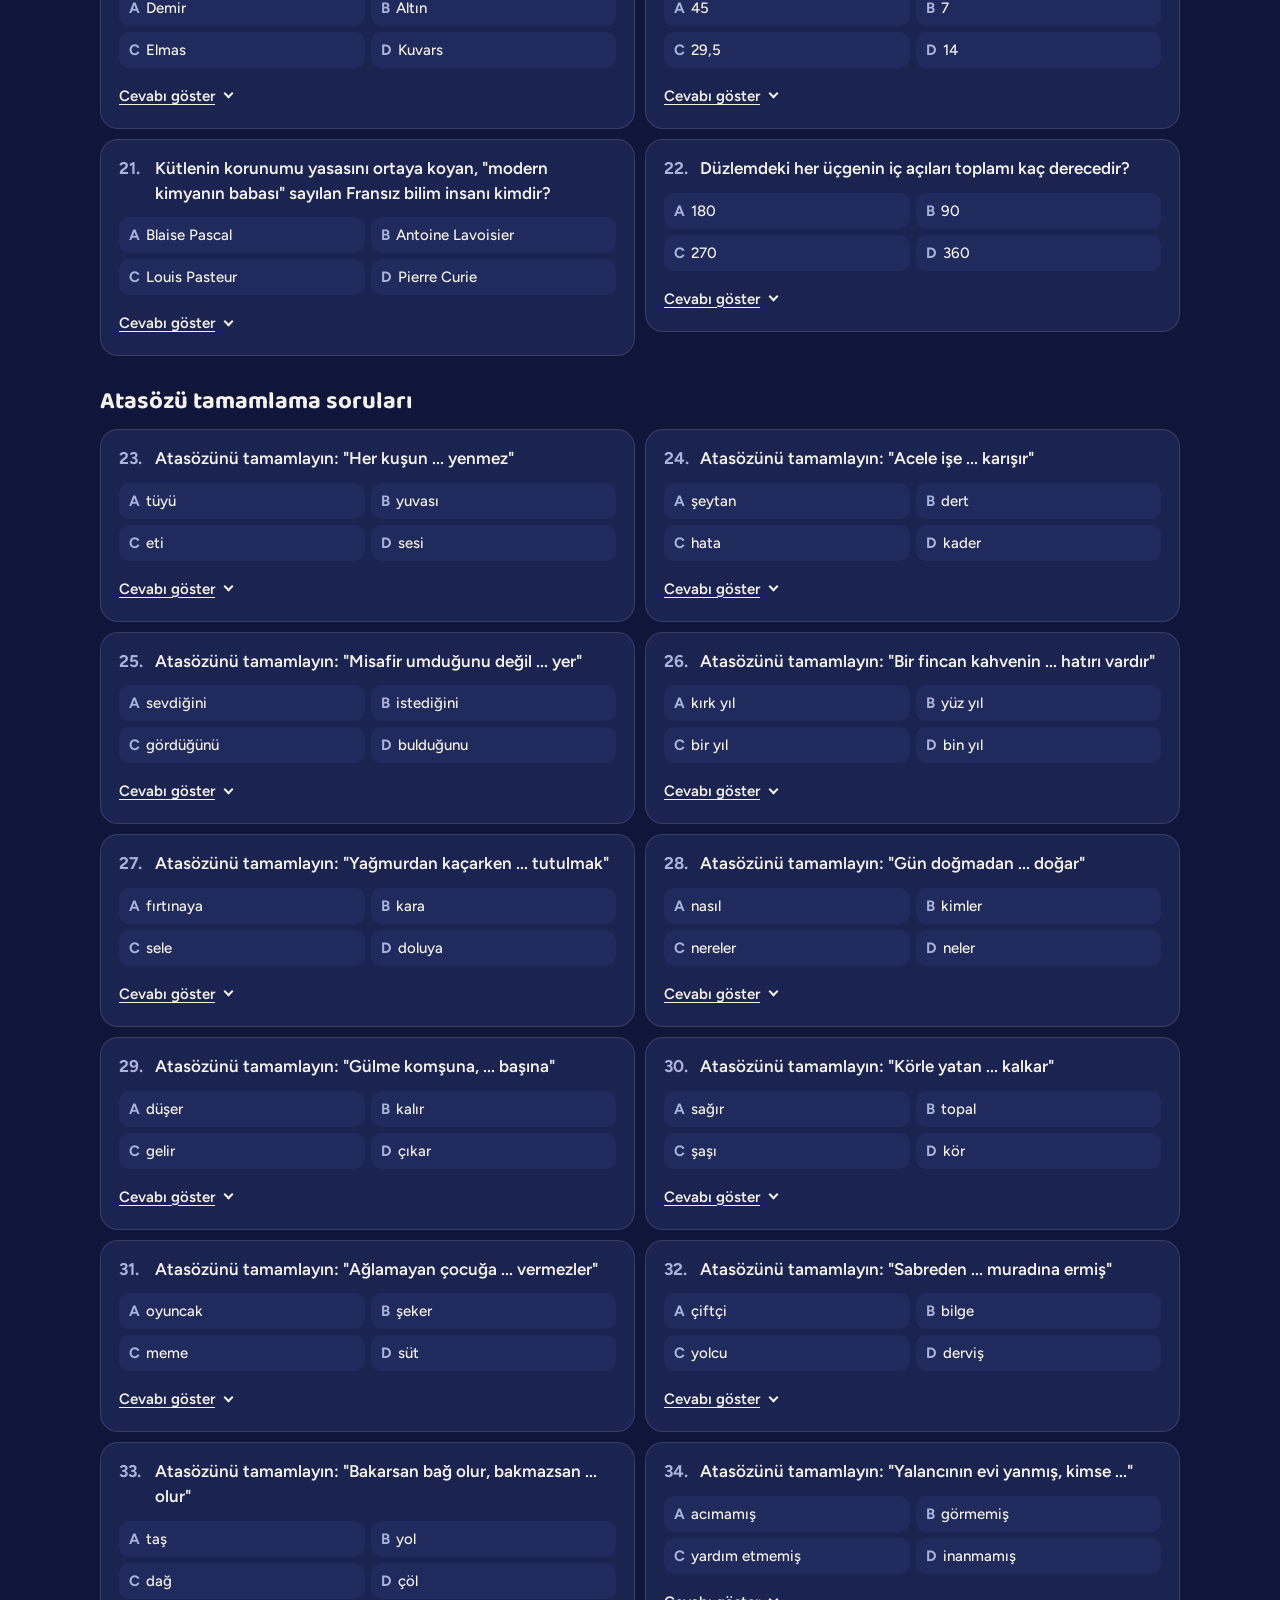
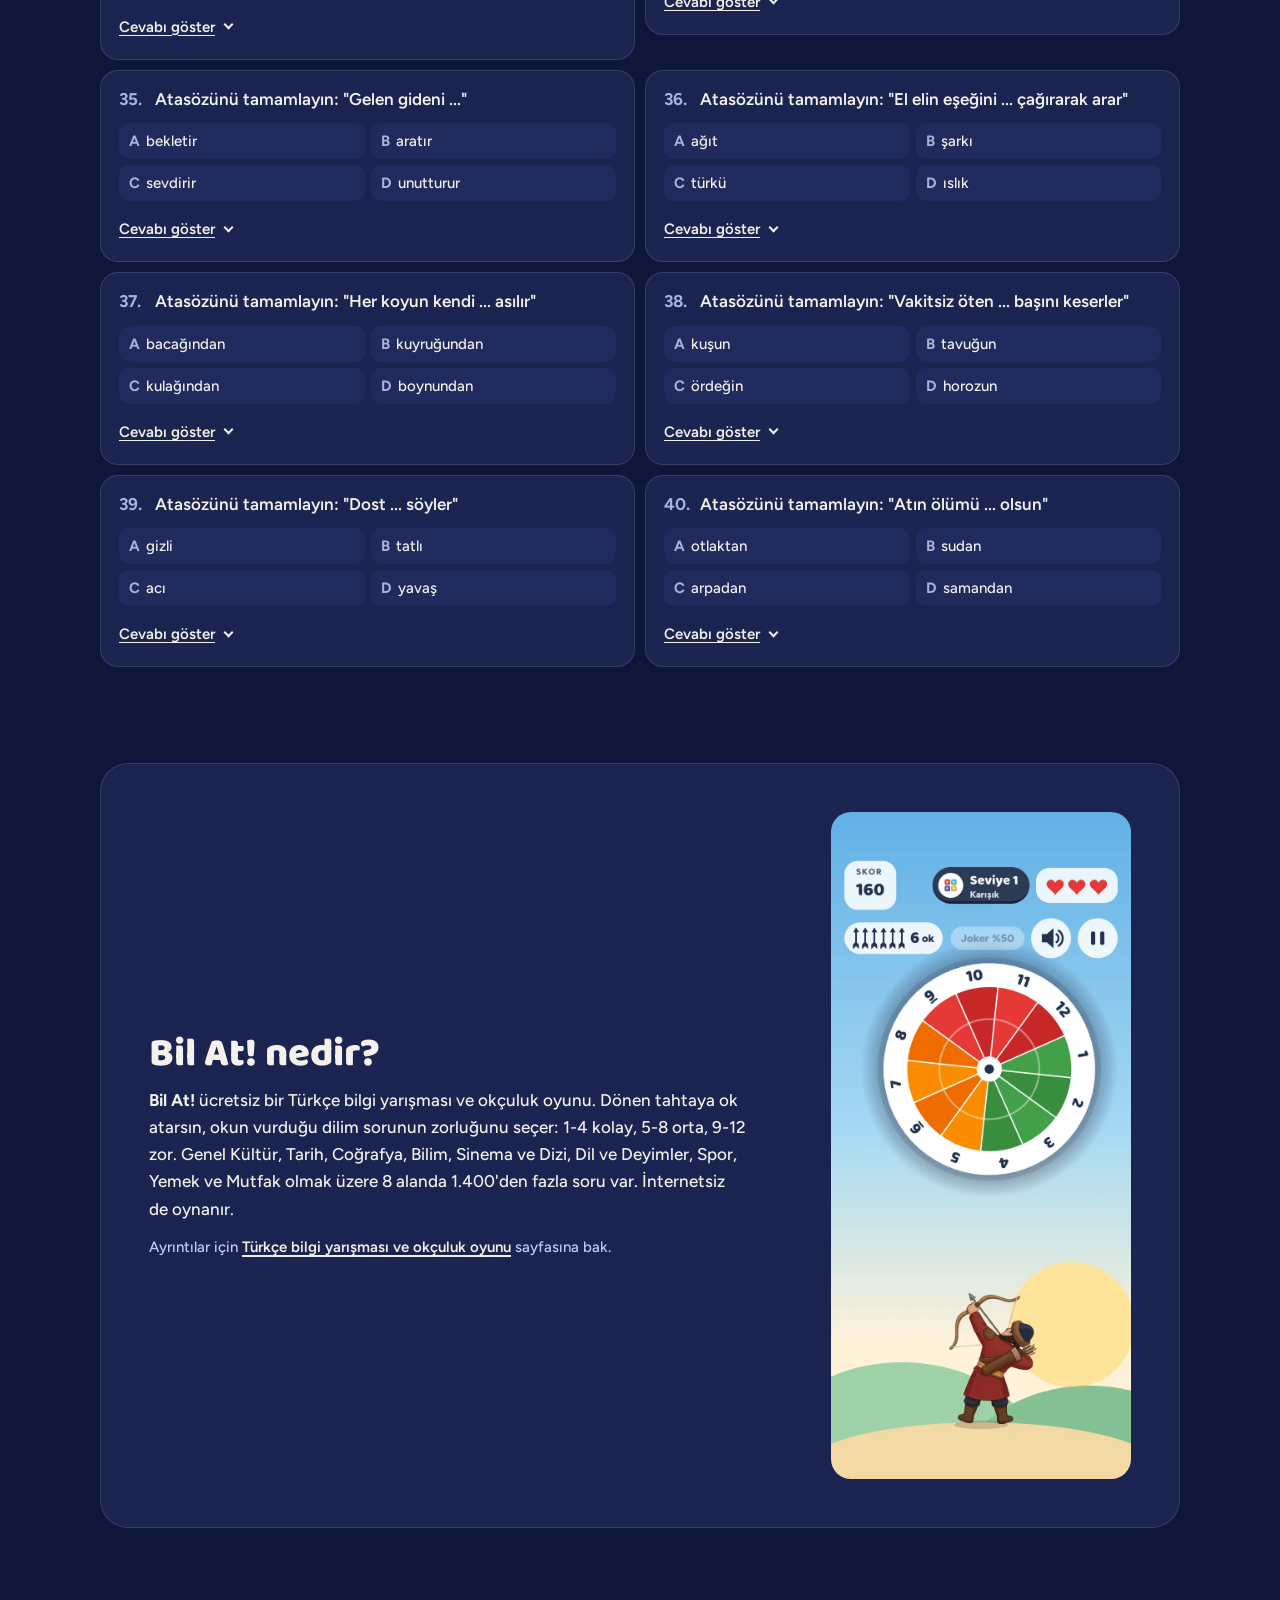
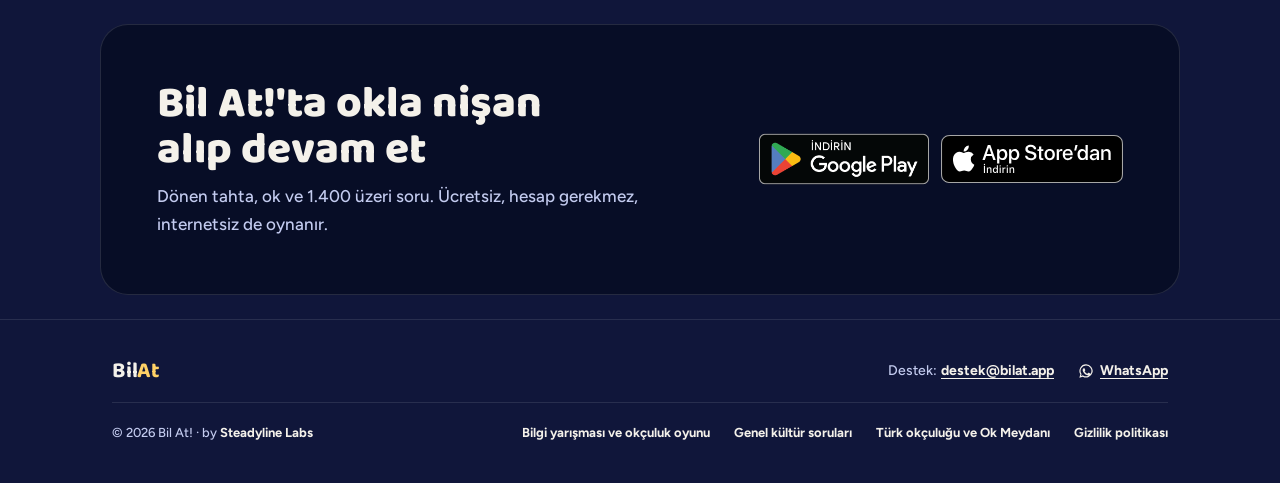
<file: genel-kultur-sorulari/index.html>
<!DOCTYPE html>
<html lang="tr">
<head>
<meta charset="utf-8">
<meta name="viewport" content="width=device-width, initial-scale=1">
<title>Genel Kültür Soruları ve Cevapları · Mini Bilgi Yarışması · Bil At!</title>
<meta name="description" content="Cevaplı 40 genel kültür, tarih, coğrafya, bilim sorusu ve atasözü tamamlama. 10 soruluk mini bilgi yarışmasını tarayıcıda çöz, her cevabın kısa açıklamasını ve kaynağını gör. Ücretsiz.">
<meta name="robots" content="index, follow">
<meta name="theme-color" content="#62B0E6" media="(prefers-color-scheme: light)">
<meta name="theme-color" content="#070D26" media="(prefers-color-scheme: dark)">
<link rel="canonical" href="https://bilat.app/genel-kultur-sorulari/">
<meta property="og:type" content="website">
<meta property="og:site_name" content="Bil At!">
<meta property="og:locale" content="tr_TR">
<meta property="og:url" content="https://bilat.app/genel-kultur-sorulari/">
<meta property="og:title" content="Genel kültür soruları ve cevapları · Bil At!">
<meta property="og:description" content="Cevaplı 40 genel kültür, tarih, coğrafya, bilim sorusu ve atasözü tamamlama. 10 soruluk mini bilgi yarışmasını tarayıcıda çöz, her cevabın kısa açıklamasını ve kaynağını gör. Ücretsiz.">
<meta property="og:image" content="https://bilat.app/img/og.jpg">
<meta name="twitter:card" content="summary_large_image">
<meta name="twitter:title" content="Genel kültür soruları ve cevapları · Bil At!">
<meta name="twitter:description" content="Cevaplı 40 genel kültür, tarih, coğrafya, bilim sorusu ve atasözü tamamlama. 10 soruluk mini bilgi yarışmasını tarayıcıda çöz, her cevabın kısa açıklamasını ve kaynağını gör. Ücretsiz.">
<meta name="twitter:image" content="https://bilat.app/img/og.jpg">
<link rel="icon" href="/favicon.ico" sizes="any">
<link rel="icon" href="/img/icon.svg" type="image/svg+xml">
<link rel="apple-touch-icon" href="/apple-touch-icon.png">
<meta name="apple-itunes-app" content="app-id=6821452285">
<script type="application/ld+json">
{
  "@context": "https://schema.org",
  "@graph": [
    {
      "@type": "WebPage",
      "@id": "https://bilat.app/genel-kultur-sorulari/#page",
      "url": "https://bilat.app/genel-kultur-sorulari/",
      "name": "Genel Kültür Soruları ve Cevapları · Mini Bilgi Yarışması · Bil At!",
      "inLanguage": "tr",
      "datePublished": "2026-11-15",
      "dateModified": "2026-11-15",
      "isPartOf": {
        "@id": "https://bilat.app/#website"
      },
      "about": {
        "@id": "https://bilat.app/#app"
      }
    },
    {
      "@type": "BreadcrumbList",
      "itemListElement": [
        {
          "@type": "ListItem",
          "position": 1,
          "name": "Bil At!",
          "item": "https://bilat.app/"
        },
        {
          "@type": "ListItem",
          "position": 2,
          "name": "Genel kültür soruları ve cevapları",
          "item": "https://bilat.app/genel-kultur-sorulari/"
        }
      ]
    },
    {
      "@type": "FAQPage",
      "@id": "https://bilat.app/genel-kultur-sorulari/#sss",
      "mainEntity": [
        {
          "@type": "Question",
          "name": "Giza'daki Büyük Piramit hangi Mısır firavunu için yapılmıştır?",
          "acceptedAnswer": {
            "@type": "Answer",
            "text": "Keops (Hufu). Büyük Piramit, IV. Hanedan firavunu Hufu (Keops) için inşa edildi."
          }
        },
        {
          "@type": "Question",
          "name": "Bir piyanoda kaç tuş vardır?",
          "acceptedAnswer": {
            "@type": "Answer",
            "text": "88. Standart piyano 52 beyaz ve 36 siyah olmak üzere 88 tuşludur."
          }
        },
        {
          "@type": "Question",
          "name": "Karagöz ve Hacivat gölge oyununun doğduğu şehir olarak anılan yer neresidir?",
          "acceptedAnswer": {
            "@type": "Answer",
            "text": "Bursa. Anlatıya göre Karagöz ile Hacivat Bursa'da Orhan Gazi döneminde cami inşaatında çalışan iki ustaydı."
          }
        },
        {
          "@type": "Question",
          "name": "Âşık Veysel hangi ilimizin Sivrialan köyünde doğmuştur?",
          "acceptedAnswer": {
            "@type": "Answer",
            "text": "Sivas. Âşık Veysel Şatıroğlu 1894'te Sivas'ın Şarkışla ilçesine bağlı Sivrialan köyünde doğdu."
          }
        },
        {
          "@type": "Question",
          "name": "İbn-i Sina'nın Avrupa'da yüzyıllarca tıp okullarında ders kitabı olarak okutulan eseri hangisidir?",
          "acceptedAnswer": {
            "@type": "Answer",
            "text": "El-Kanun fi't-Tıb. Kanun, 11. yüzyılda yazıldı ve 17. yüzyıla kadar Avrupa üniversitelerinde okutuldu."
          }
        },
        {
          "@type": "Question",
          "name": "El-Cezeri'nin 12. yüzyılda yazdığı Hiyel (Mekanik Düzenekler) kitabı hangi konuyu anlatır?",
          "acceptedAnswer": {
            "@type": "Answer",
            "text": "Otomatik makineler ve su saatleri. Cizre doğumlu mühendis Cezeri, su saatleri ve otomatik makineler gibi düzenekleri tasarlayıp çizimleriyle anlattı."
          }
        },
        {
          "@type": "Question",
          "name": "\"Algoritma\" sözcüğü hangi bilginin adından türemiştir?",
          "acceptedAnswer": {
            "@type": "Answer",
            "text": "el-Hârizmî. 9. yüzyıl matematikçisi el-Hârizmî'nin adı Latinceye \"algoritmi\" olarak geçti; \"cebir\" sözcüğü de eserinden gelir."
          }
        },
        {
          "@type": "Question",
          "name": "Floransa'daki David heykelini ve Sistina Şapeli'nin tavan freskini yapan Rönesans sanatçısı kimdir?",
          "acceptedAnswer": {
            "@type": "Answer",
            "text": "Michelangelo. Michelangelo, David heykelini yonttu ve Vatikan'daki Sistina Şapeli'nin tavan resimlerini yaptı."
          }
        },
        {
          "@type": "Question",
          "name": "Ayasofya'yı 537'de ibadete açtıran Bizans imparatoru kimdir?",
          "acceptedAnswer": {
            "@type": "Answer",
            "text": "I. Justinianus. Ayasofya'nın bugünkü yapısı I. Justinianus döneminde 532-537 arasında inşa edildi."
          }
        },
        {
          "@type": "Question",
          "name": "Seyahatname adlı geniş gezi kitabını yazan Osmanlı gezgini kimdir?",
          "acceptedAnswer": {
            "@type": "Answer",
            "text": "Evliya Çelebi. Evliya Çelebi, 17. yüzyılda gezdiği yerleri on ciltlik Seyahatname'de anlattı."
          }
        },
        {
          "@type": "Question",
          "name": "Sakarya Meydan Muharebesi'nin ardından Mustafa Kemal'e verilen unvan hangisidir?",
          "acceptedAnswer": {
            "@type": "Answer",
            "text": "Gazi. TBMM, 19 Eylül 1921'de Mustafa Kemal'e Gazi unvanını ve Mareşal rütbesini verdi."
          }
        },
        {
          "@type": "Question",
          "name": "İstanbul'daki Dolmabahçe Sarayı hangi padişah döneminde yapılmıştır?",
          "acceptedAnswer": {
            "@type": "Answer",
            "text": "Abdülmecid. Dolmabahçe Sarayı, Abdülmecid döneminde 19. yüzyılda inşa edildi."
          }
        },
        {
          "@type": "Question",
          "name": "İstanbul'daki Topkapı Sarayı'nı hangi padişah yaptırmıştır?",
          "acceptedAnswer": {
            "@type": "Answer",
            "text": "Fatih Sultan Mehmed. Fatih Sultan Mehmed, İstanbul'un fethinden sonra Topkapı Sarayı'nı yaptırdı."
          }
        },
        {
          "@type": "Question",
          "name": "Büyük İskender'in genç yaşında öğretmenliğini yapan Antik Yunan filozofu kimdir?",
          "acceptedAnswer": {
            "@type": "Answer",
            "text": "Aristoteles. Aristoteles, Makedonya Kralı II. Filip'in daveti üzerine İskender'e dersler verdi."
          }
        },
        {
          "@type": "Question",
          "name": "Atina'da Akademia adlı okulu kuran ve Sokrates'in öğrencisi olan filozof kimdir?",
          "acceptedAnswer": {
            "@type": "Answer",
            "text": "Platon. Platon, Atina'da Akademia'yı kurdu; Aristoteles de bu okulda yetişti."
          }
        },
        {
          "@type": "Question",
          "name": "Herodot'a, Romalı hatip Cicero tarafından hangi unvan verilmiştir?",
          "acceptedAnswer": {
            "@type": "Answer",
            "text": "Tarihin babası. Herodot, Perslerle Yunanlar arasındaki savaşları anlatan Historiai adlı eseriyle bu unvanı aldı."
          }
        },
        {
          "@type": "Question",
          "name": "Kapalıçarşı hangi şehirdedir?",
          "acceptedAnswer": {
            "@type": "Answer",
            "text": "İstanbul. İstanbul'daki Kapalıçarşı, Fatih döneminde temeli atılan dünyanın en eski ve büyük kapalı çarşılarındandır."
          }
        },
        {
          "@type": "Question",
          "name": "Ani Harabeleri hangi ilimizdedir?",
          "acceptedAnswer": {
            "@type": "Answer",
            "text": "Kars. Ani, Kars'ta Ermenistan sınırında bir ortaçağ başkentidir ve UNESCO listesindedir."
          }
        },
        {
          "@type": "Question",
          "name": "Doğada bulunan en sert mineral hangisidir?",
          "acceptedAnswer": {
            "@type": "Answer",
            "text": "Elmas. Mohs sertlik ölçeğinde 10 ile en üstte elmas yer alır."
          }
        },
        {
          "@type": "Question",
          "name": "Ay'ın evreleri yaklaşık kaç günde bir tam döngü tamamlar?",
          "acceptedAnswer": {
            "@type": "Answer",
            "text": "29,5. Yeni aydan bir sonraki yeni aya geçen süre yaklaşık 29,5 gündür."
          }
        },
        {
          "@type": "Question",
          "name": "Kütlenin korunumu yasasını ortaya koyan, \"modern kimyanın babası\" sayılan Fransız bilim insanı kimdir?",
          "acceptedAnswer": {
            "@type": "Answer",
            "text": "Antoine Lavoisier. Lavoisier, kimyasal tepkimelerde toplam kütlenin değişmediğini gösterdi."
          }
        },
        {
          "@type": "Question",
          "name": "Düzlemdeki her üçgenin iç açıları toplamı kaç derecedir?",
          "acceptedAnswer": {
            "@type": "Answer",
            "text": "180. Düz bir yüzeydeki üçgenin üç iç açısı toplamı daima 180 derecedir."
          }
        },
        {
          "@type": "Question",
          "name": "Atasözünü tamamlayın: \"Her kuşun ... yenmez\"",
          "acceptedAnswer": {
            "@type": "Answer",
            "text": "eti. Atasözü: \"Her kuşun eti yenmez\". Herkes zorbalığa boyun eğmez, karşı gelenler de çıkar."
          }
        },
        {
          "@type": "Question",
          "name": "Atasözünü tamamlayın: \"Acele işe ... karışır\"",
          "acceptedAnswer": {
            "@type": "Answer",
            "text": "şeytan. Atasözü: \"Acele işe şeytan karışır\". Düşünmeden aceleyle yapılan işten iyi sonuç alınamaz."
          }
        },
        {
          "@type": "Question",
          "name": "Atasözünü tamamlayın: \"Misafir umduğunu değil ... yer\"",
          "acceptedAnswer": {
            "@type": "Answer",
            "text": "bulduğunu. Atasözü: \"Misafir umduğunu değil bulduğunu yer\". Konuk çok ikram bekleyebilir ama ev sahibi evinde olanı sunar."
          }
        },
        {
          "@type": "Question",
          "name": "Atasözünü tamamlayın: \"Bir fincan kahvenin ... hatırı vardır\"",
          "acceptedAnswer": {
            "@type": "Answer",
            "text": "kırk yıl. Atasözü: \"Bir fincan kahvenin kırk yıl hatırı vardır\". İyilik küçük de olsa unutulmaz."
          }
        },
        {
          "@type": "Question",
          "name": "Atasözünü tamamlayın: \"Yağmurdan kaçarken ... tutulmak\"",
          "acceptedAnswer": {
            "@type": "Answer",
            "text": "doluya. Atasözü: \"Yağmurdan kaçarken doluya tutulmak\". Güç bir durumdan kurtulayım derken daha kötüsüyle karşılaşmak."
          }
        },
        {
          "@type": "Question",
          "name": "Atasözünü tamamlayın: \"Gün doğmadan ... doğar\"",
          "acceptedAnswer": {
            "@type": "Answer",
            "text": "neler. Atasözü: \"Gün doğmadan neler doğar\". Beklenmedik bir anda umut verici durumlarla da karşılaşılabilir."
          }
        },
        {
          "@type": "Question",
          "name": "Atasözünü tamamlayın: \"Gülme komşuna, ... başına\"",
          "acceptedAnswer": {
            "@type": "Answer",
            "text": "gelir. Atasözü: \"Gülme komşuna, gelir başına\". Birinin başına gelen kötü durum senin de başına gelebilir."
          }
        },
        {
          "@type": "Question",
          "name": "Atasözünü tamamlayın: \"Körle yatan ... kalkar\"",
          "acceptedAnswer": {
            "@type": "Answer",
            "text": "şaşı. Atasözü: \"Körle yatan şaşı kalkar\". Kötü kimselerle ilişki kuranlar onların kötü huylarını edinir."
          }
        },
        {
          "@type": "Question",
          "name": "Atasözünü tamamlayın: \"Ağlamayan çocuğa ... vermezler\"",
          "acceptedAnswer": {
            "@type": "Answer",
            "text": "meme. Atasözü: \"Ağlamayan çocuğa meme vermezler\". Hakkını aramasını bilmeyenin işi görülmez."
          }
        },
        {
          "@type": "Question",
          "name": "Atasözünü tamamlayın: \"Sabreden ... muradına ermiş\"",
          "acceptedAnswer": {
            "@type": "Answer",
            "text": "derviş. Atasözü: \"Sabreden derviş muradına ermiş\". Beklemesini bilen sonunda amacına ulaşır."
          }
        },
        {
          "@type": "Question",
          "name": "Atasözünü tamamlayın: \"Bakarsan bağ olur, bakmazsan ... olur\"",
          "acceptedAnswer": {
            "@type": "Answer",
            "text": "dağ. Atasözü: \"Bakarsan bağ olur, bakmazsan dağ olur\". Bakılıp onarılan şeylerden yararlanılır, bakımsız bırakılandan fayda gelmez."
          }
        },
        {
          "@type": "Question",
          "name": "Atasözünü tamamlayın: \"Yalancının evi yanmış, kimse ...\"",
          "acceptedAnswer": {
            "@type": "Answer",
            "text": "inanmamış. Atasözü: \"Yalancının evi yanmış, kimse inanmamış\". Yalan huy edinen, doğruyu söylediğinde bile inandırıcı olamaz."
          }
        },
        {
          "@type": "Question",
          "name": "Atasözünü tamamlayın: \"Gelen gideni ...\"",
          "acceptedAnswer": {
            "@type": "Answer",
            "text": "aratır. Atasözü: \"Gelen gideni aratır\". Gelen, gidenden daha kusurlu çıkabilir."
          }
        },
        {
          "@type": "Question",
          "name": "Atasözünü tamamlayın: \"El elin eşeğini ... çağırarak arar\"",
          "acceptedAnswer": {
            "@type": "Answer",
            "text": "türkü. Atasözü: \"El elin eşeğini türkü çağırarak arar\". İnsanın kendi sıkıntısına başkaları gereken önemi vermez."
          }
        },
        {
          "@type": "Question",
          "name": "Atasözünü tamamlayın: \"Her koyun kendi ... asılır\"",
          "acceptedAnswer": {
            "@type": "Answer",
            "text": "bacağından. Atasözü: \"Her koyun kendi bacağından asılır\". Herkes kendi davranışından sorumludur, hatasının cezasını kendisi çeker."
          }
        },
        {
          "@type": "Question",
          "name": "Atasözünü tamamlayın: \"Vakitsiz öten ... başını keserler\"",
          "acceptedAnswer": {
            "@type": "Answer",
            "text": "horozun. Atasözü: \"Vakitsiz öten horozun başını keserler\". Söz yerinde ve zamanında söylenmeli, yersiz söz zarar getirir."
          }
        },
        {
          "@type": "Question",
          "name": "Atasözünü tamamlayın: \"Dost ... söyler\"",
          "acceptedAnswer": {
            "@type": "Answer",
            "text": "acı. Atasözü: \"Dost acı söyler\". Yakınlarımız eksikliklerimizi çekinmeden söyler."
          }
        },
        {
          "@type": "Question",
          "name": "Atasözünü tamamlayın: \"Atın ölümü ... olsun\"",
          "acceptedAnswer": {
            "@type": "Answer",
            "text": "arpadan. Atasözü: \"Atın ölümü arpadan olsun\". Çok sevilen bir şeyin uğruna zor ya da kötü sonuçlara katlanılır."
          }
        }
      ]
    }
  ]
}
</script>
<link rel="preconnect" href="https://fonts.googleapis.com">
<link rel="preconnect" href="https://fonts.gstatic.com" crossorigin>
<link href="https://fonts.googleapis.com/css2?family=Baloo+2:wght@700;800&family=Figtree:wght@500;600;700;800&display=swap" rel="stylesheet">
<link rel="stylesheet" href="../style.css?v=20261115b">
<script src="../tema.js?v=20261028c"></script>
<script>document.documentElement.classList.add('js')</script>
<script src="../sayfa.js?v=20261115b" defer></script>
</head>
<body class="gx">
<a class="skip" href="#icerik">İçeriğe geç</a>
<header class="gx-top">
  <div class="gx-top-in">
    <a class="gx-logo" href="../" aria-label="Bil At! ana sayfa"><span>Bil<b>At</b></span></a>
    <nav class="gx-nav" aria-label="Sayfalar">
      <a href="../bilgi-yarismasi-okculuk-oyunu/">Oyun</a>
      <a href="../genel-kultur-sorulari/" aria-current="page">Genel kültür soruları</a>
      <a href="../turk-okculugu-ok-meydani/">Türk okçuluğu</a>
    </nav>
    <div class="sky-pick">
      <button type="button" class="sky-btn" aria-expanded="false" aria-controls="gokyuzu" aria-label="Gökyüzü teması">
        <span class="sky-dot" aria-hidden="true"></span><span class="sky-name">Otomatik</span>
        <svg class="sky-chev" viewBox="0 0 12 12" width="12" height="12" aria-hidden="true"><path d="M2.5 4.5L6 8l3.5-3.5" fill="none" stroke="currentColor" stroke-width="2" stroke-linecap="round" stroke-linejoin="round"/></svg>
      </button>
      <div class="sky-menu" id="gokyuzu" role="group" aria-label="Gökyüzü teması" hidden>
        <p class="sky-title" aria-hidden="true">Gökyüzü</p>
        <button type="button" data-tema="saat"><span class="sw sw-auto" aria-hidden="true"></span><span class="sky-opt"><b>Otomatik</b><small>Saate göre · şu an <span class="sky-now">Gündüz</span></small></span></button>
        <hr>
        <button type="button" data-tema="b"><span class="sw sw-b" aria-hidden="true"></span><b>Gündüz</b></button>
        <button type="button" data-tema="a"><span class="sw sw-a" aria-hidden="true"></span><b>Gün batımı</b></button>
        <button type="button" data-tema="c"><span class="sw sw-c" aria-hidden="true"></span><b>Gece</b></button>
      </div>
    </div>
    <a class="gx-btn" href="#indir" data-dl>Oyunu indir</a>
  </div>
</header>
<main id="icerik" class="gx-main gx-tight">
  <section style="display:flex;flex-wrap:wrap;gap:20px 56px;align-items:flex-start;padding-top:clamp(20px,5vw,64px)">
    <div class="gx-col" style="flex:1 1 360px;gap:14px">
      <p style="font-size:14px;font-weight:600" class="gx-muted">Ücretsiz · Türkçe · 40 soru</p>
      <h1 class="gx-h1" style="font-size:clamp(34px,5.6vw,60px)">Genel kültür soruları ve cevapları</h1>
      <p style="max-width:34em;color:var(--gx-body)" class="gx-pretty">Aşağıda cevaplı <strong>genel kültür soruları</strong> var: tarih, coğrafya, bilim, kültür ve <strong>atasözü tamamlama</strong>. Önce 10 soruluk mini <strong>bilgi yarışmasını</strong> çöz, sonra tüm soruları ve cevaplarını aşağıdan oku.</p>
      <a class="gx-linkbtn gx-only-wide" href="#sorular">Tüm soruları ve cevaplarını gör ↓</a>
      <p class="gx-meta">Son güncelleme: 15 Kasım 2026</p>
    </div>

    <section class="gx-quiz gx-card" id="quiz" aria-labelledby="quiz-baslik" aria-live="polite" data-quiz>
      <div class="gx-quiz-h"><span class="gx-target" aria-hidden="true"></span><h2 id="quiz-baslik">10 soruluk mini bilgi yarışması</h2></div>
      <p class="quiz-hint" style="color:var(--gx-body)">40 sorudan rastgele 10 soru gelir. Şıkka dokun, doğrusunu ve kısa açıklamasını hemen gör.</p>
      <div class="gx-pills" aria-hidden="true"><span>Genel kültür</span> <span>Tarih</span> <span>Coğrafya</span> <span>Bilim</span> <span>Atasözü</span></div>
      <button type="button" class="gx-start" data-start disabled>Başla</button>
      <noscript><p>Mini yarışma için JavaScript gerekir. Sorular ve cevapları aşağıda düz metin olarak da var.</p></noscript>
    </section>
    <a class="gx-linkbtn gx-only-narrow" href="#sorular">Tüm soruları ve cevaplarını gör ↓</a>
  </section>
  <template id="quiz-cta"><div class="gx-qcta"><h3>Bil At!'ta okla nişan alıp devam et</h3><p>Dönen tahta, ok ve 1.400 üzeri soru. Ücretsiz, hesap gerekmez, internetsiz de oynanır.</p><div class="gx-badges"><a class="gp-badge" href="https://play.google.com/store/apps/details?id=com.steadylinelabs.bilat&amp;referrer=utm_source%3Dbilat.app%26utm_medium%3Dsite%26utm_campaign=genel_kultur_test"><img src="../img/google-play-badge-tr.png" width="646" height="250" alt="Google Play'den indirin" loading="lazy" decoding="async"></a><a class="as-badge" href="https://apps.apple.com/tr/app/bil-at-bilgi-yar%C4%B1%C5%9Fmas%C4%B1/id6821452285"><img src="../img/app-store-badge-tr.svg" width="151" height="40" alt="App Store'dan indirin" loading="lazy" decoding="async"></a></div></div></template>

  <section style="display:flex;flex-direction:column;gap:20px" aria-labelledby="sorular">
    <div style="display:flex;flex-direction:column;gap:8px;max-width:720px">
      <h2 class="gx-h2" id="sorular">Sorular ve cevapları</h2>
      <p class="gx-muted gx-pretty">Cevabı görmek için "Cevabı göster"e dokun. Her cevabın altında kısa bir açıklama ve kaynak bağlantısı var. Sorular kolay ve orta düzeyde; hepsi zamana bağlı olmayan bilgilerden seçildi.</p>
    </div>
    <div class="gx-filter" role="group" aria-label="Kategoriye göre süz">
      <button type="button" data-f="all" aria-pressed="true">Tümü <span>40</span></button>
      <button type="button" data-f="kultur" aria-pressed="false">Genel kültür <span>8</span></button>
      <button type="button" data-f="tarih" aria-pressed="false">Tarih <span>8</span></button>
      <button type="button" data-f="cografya" aria-pressed="false">Coğrafya <span>2</span></button>
      <button type="button" data-f="bilim" aria-pressed="false">Bilim <span>4</span></button>
      <button type="button" data-f="atasozu" aria-pressed="false">Atasözü <span>18</span></button>
    </div>
    <div class="gx-groups">
<div class="gx-group" data-cat="kultur">
<h3>Genel kültür soruları</h3>
<ol class="gx-bank">
<li class="gx-qa gx-card" id="s1" value="1" data-a="2" data-cat="kultur"><h4><span class="gx-qn">1.</span> <span class="gx-qt">Giza&#x27;daki Büyük Piramit hangi Mısır firavunu için yapılmıştır?</span></h4><ol class="gx-opts" type="A"><li><span class="gx-L" aria-hidden="true">A</span> <span>Kleopatra</span></li><li><span class="gx-L" aria-hidden="true">B</span> <span>II. Ramses</span></li><li><span class="gx-L" aria-hidden="true">C</span> <span>Keops (Hufu)</span></li><li><span class="gx-L" aria-hidden="true">D</span> <span>Tutankamon</span></li></ol><details><summary><span class="gx-reveal">Cevabı göster</span><span class="gx-chev xs" aria-hidden="true"></span></summary><p class="gx-ans"><strong>Cevap: C) Keops (Hufu).</strong> Büyük Piramit, IV. Hanedan firavunu Hufu (Keops) için inşa edildi. <span class="qa-src">Kaynak: <a href="https://tr.wikipedia.org/wiki/Keops_Piramidi" rel="noopener" target="_blank">Vikipedi</a></span></p></details></li>
<li class="gx-qa gx-card" id="s2" value="2" data-a="2" data-cat="kultur"><h4><span class="gx-qn">2.</span> <span class="gx-qt">Bir piyanoda kaç tuş vardır?</span></h4><ol class="gx-opts" type="A"><li><span class="gx-L" aria-hidden="true">A</span> <span>92</span></li><li><span class="gx-L" aria-hidden="true">B</span> <span>76</span></li><li><span class="gx-L" aria-hidden="true">C</span> <span>88</span></li><li><span class="gx-L" aria-hidden="true">D</span> <span>100</span></li></ol><details><summary><span class="gx-reveal">Cevabı göster</span><span class="gx-chev xs" aria-hidden="true"></span></summary><p class="gx-ans"><strong>Cevap: C) 88.</strong> Standart piyano 52 beyaz ve 36 siyah olmak üzere 88 tuşludur. <span class="qa-src">Kaynak: <a href="https://tr.wikipedia.org/wiki/Piyano" rel="noopener" target="_blank">Vikipedi</a></span></p></details></li>
<li class="gx-qa gx-card" id="s3" value="3" data-a="3" data-cat="kultur"><h4><span class="gx-qn">3.</span> <span class="gx-qt">Karagöz ve Hacivat gölge oyununun doğduğu şehir olarak anılan yer neresidir?</span></h4><ol class="gx-opts" type="A"><li><span class="gx-L" aria-hidden="true">A</span> <span>Kütahya</span></li><li><span class="gx-L" aria-hidden="true">B</span> <span>Konya</span></li><li><span class="gx-L" aria-hidden="true">C</span> <span>Edirne</span></li><li><span class="gx-L" aria-hidden="true">D</span> <span>Bursa</span></li></ol><details><summary><span class="gx-reveal">Cevabı göster</span><span class="gx-chev xs" aria-hidden="true"></span></summary><p class="gx-ans"><strong>Cevap: D) Bursa.</strong> Anlatıya göre Karagöz ile Hacivat Bursa&#x27;da Orhan Gazi döneminde cami inşaatında çalışan iki ustaydı. <span class="qa-src">Kaynak: <a href="https://tr.wikipedia.org/wiki/Karagöz_ve_Hacivat" rel="noopener" target="_blank">Vikipedi</a></span></p></details></li>
<li class="gx-qa gx-card" id="s4" value="4" data-a="1" data-cat="kultur"><h4><span class="gx-qn">4.</span> <span class="gx-qt">Âşık Veysel hangi ilimizin Sivrialan köyünde doğmuştur?</span></h4><ol class="gx-opts" type="A"><li><span class="gx-L" aria-hidden="true">A</span> <span>Kayseri</span></li><li><span class="gx-L" aria-hidden="true">B</span> <span>Sivas</span></li><li><span class="gx-L" aria-hidden="true">C</span> <span>Yozgat</span></li><li><span class="gx-L" aria-hidden="true">D</span> <span>Tokat</span></li></ol><details><summary><span class="gx-reveal">Cevabı göster</span><span class="gx-chev xs" aria-hidden="true"></span></summary><p class="gx-ans"><strong>Cevap: B) Sivas.</strong> Âşık Veysel Şatıroğlu 1894&#x27;te Sivas&#x27;ın Şarkışla ilçesine bağlı Sivrialan köyünde doğdu. <span class="qa-src">Kaynak: <a href="https://tr.wikipedia.org/wiki/Âşık_Veysel" rel="noopener" target="_blank">Vikipedi</a></span></p></details></li>
<li class="gx-qa gx-card" id="s5" value="5" data-a="1" data-cat="kultur"><h4><span class="gx-qn">5.</span> <span class="gx-qt">İbn-i Sina&#x27;nın Avrupa&#x27;da yüzyıllarca tıp okullarında ders kitabı olarak okutulan eseri hangisidir?</span></h4><ol class="gx-opts" type="A"><li><span class="gx-L" aria-hidden="true">A</span> <span>Seyahatname</span></li><li><span class="gx-L" aria-hidden="true">B</span> <span>El-Kanun fi&#x27;t-Tıb</span></li><li><span class="gx-L" aria-hidden="true">C</span> <span>Mesnevi</span></li><li><span class="gx-L" aria-hidden="true">D</span> <span>Divan-ı Hikmet</span></li></ol><details><summary><span class="gx-reveal">Cevabı göster</span><span class="gx-chev xs" aria-hidden="true"></span></summary><p class="gx-ans"><strong>Cevap: B) El-Kanun fi&#x27;t-Tıb.</strong> Kanun, 11. yüzyılda yazıldı ve 17. yüzyıla kadar Avrupa üniversitelerinde okutuldu. <span class="qa-src">Kaynak: <a href="https://tr.wikipedia.org/wiki/İbn-i_Sina" rel="noopener" target="_blank">Vikipedi</a></span></p></details></li>
<li class="gx-qa gx-card" id="s6" value="6" data-a="3" data-cat="kultur"><h4><span class="gx-qn">6.</span> <span class="gx-qt">El-Cezeri&#x27;nin 12. yüzyılda yazdığı Hiyel (Mekanik Düzenekler) kitabı hangi konuyu anlatır?</span></h4><ol class="gx-opts" type="A"><li><span class="gx-L" aria-hidden="true">A</span> <span>Bitki türleri</span></li><li><span class="gx-L" aria-hidden="true">B</span> <span>Harita çizimi</span></li><li><span class="gx-L" aria-hidden="true">C</span> <span>Gök cisimlerinin hareketi</span></li><li><span class="gx-L" aria-hidden="true">D</span> <span>Otomatik makineler ve su saatleri</span></li></ol><details><summary><span class="gx-reveal">Cevabı göster</span><span class="gx-chev xs" aria-hidden="true"></span></summary><p class="gx-ans"><strong>Cevap: D) Otomatik makineler ve su saatleri.</strong> Cizre doğumlu mühendis Cezeri, su saatleri ve otomatik makineler gibi düzenekleri tasarlayıp çizimleriyle anlattı. <span class="qa-src">Kaynak: <a href="https://tr.wikipedia.org/wiki/Cezerî" rel="noopener" target="_blank">Vikipedi</a></span></p></details></li>
<li class="gx-qa gx-card" id="s7" value="7" data-a="0" data-cat="kultur"><h4><span class="gx-qn">7.</span> <span class="gx-qt">&quot;Algoritma&quot; sözcüğü hangi bilginin adından türemiştir?</span></h4><ol class="gx-opts" type="A"><li><span class="gx-L" aria-hidden="true">A</span> <span>el-Hârizmî</span></li><li><span class="gx-L" aria-hidden="true">B</span> <span>İbn-i Sina</span></li><li><span class="gx-L" aria-hidden="true">C</span> <span>Farabi</span></li><li><span class="gx-L" aria-hidden="true">D</span> <span>Ömer Hayyam</span></li></ol><details><summary><span class="gx-reveal">Cevabı göster</span><span class="gx-chev xs" aria-hidden="true"></span></summary><p class="gx-ans"><strong>Cevap: A) el-Hârizmî.</strong> 9. yüzyıl matematikçisi el-Hârizmî&#x27;nin adı Latinceye &quot;algoritmi&quot; olarak geçti; &quot;cebir&quot; sözcüğü de eserinden gelir. <span class="qa-src">Kaynak: <a href="https://tr.wikipedia.org/wiki/Algoritma" rel="noopener" target="_blank">Vikipedi</a></span></p></details></li>
<li class="gx-qa gx-card" id="s8" value="8" data-a="1" data-cat="kultur"><h4><span class="gx-qn">8.</span> <span class="gx-qt">Floransa&#x27;daki David heykelini ve Sistina Şapeli&#x27;nin tavan freskini yapan Rönesans sanatçısı kimdir?</span></h4><ol class="gx-opts" type="A"><li><span class="gx-L" aria-hidden="true">A</span> <span>Botticelli</span></li><li><span class="gx-L" aria-hidden="true">B</span> <span>Michelangelo</span></li><li><span class="gx-L" aria-hidden="true">C</span> <span>Donatello</span></li><li><span class="gx-L" aria-hidden="true">D</span> <span>Raffaello</span></li></ol><details><summary><span class="gx-reveal">Cevabı göster</span><span class="gx-chev xs" aria-hidden="true"></span></summary><p class="gx-ans"><strong>Cevap: B) Michelangelo.</strong> Michelangelo, David heykelini yonttu ve Vatikan&#x27;daki Sistina Şapeli&#x27;nin tavan resimlerini yaptı. <span class="qa-src">Kaynak: <a href="https://tr.wikipedia.org/wiki/Michelangelo" rel="noopener" target="_blank">Vikipedi</a></span></p></details></li>
</ol>
</div>
<div class="gx-group" data-cat="tarih">
<h3>Tarih soruları</h3>
<ol class="gx-bank">
<li class="gx-qa gx-card" id="s9" value="9" data-a="1" data-cat="tarih"><h4><span class="gx-qn">9.</span> <span class="gx-qt">Ayasofya&#x27;yı 537&#x27;de ibadete açtıran Bizans imparatoru kimdir?</span></h4><ol class="gx-opts" type="A"><li><span class="gx-L" aria-hidden="true">A</span> <span>Herakleios</span></li><li><span class="gx-L" aria-hidden="true">B</span> <span>I. Justinianus</span></li><li><span class="gx-L" aria-hidden="true">C</span> <span>II. Theodosius</span></li><li><span class="gx-L" aria-hidden="true">D</span> <span>Konstantin</span></li></ol><details><summary><span class="gx-reveal">Cevabı göster</span><span class="gx-chev xs" aria-hidden="true"></span></summary><p class="gx-ans"><strong>Cevap: B) I. Justinianus.</strong> Ayasofya&#x27;nın bugünkü yapısı I. Justinianus döneminde 532-537 arasında inşa edildi. <span class="qa-src">Kaynak: <a href="https://tr.wikipedia.org/wiki/Ayasofya" rel="noopener" target="_blank">Vikipedi</a></span></p></details></li>
<li class="gx-qa gx-card" id="s10" value="10" data-a="1" data-cat="tarih"><h4><span class="gx-qn">10.</span> <span class="gx-qt">Seyahatname adlı geniş gezi kitabını yazan Osmanlı gezgini kimdir?</span></h4><ol class="gx-opts" type="A"><li><span class="gx-L" aria-hidden="true">A</span> <span>İbn Battuta</span></li><li><span class="gx-L" aria-hidden="true">B</span> <span>Evliya Çelebi</span></li><li><span class="gx-L" aria-hidden="true">C</span> <span>Katip Çelebi</span></li><li><span class="gx-L" aria-hidden="true">D</span> <span>Piri Reis</span></li></ol><details><summary><span class="gx-reveal">Cevabı göster</span><span class="gx-chev xs" aria-hidden="true"></span></summary><p class="gx-ans"><strong>Cevap: B) Evliya Çelebi.</strong> Evliya Çelebi, 17. yüzyılda gezdiği yerleri on ciltlik Seyahatname&#x27;de anlattı. <span class="qa-src">Kaynak: <a href="https://tr.wikipedia.org/wiki/Evliya_Çelebi" rel="noopener" target="_blank">Vikipedi</a></span></p></details></li>
<li class="gx-qa gx-card" id="s11" value="11" data-a="3" data-cat="tarih"><h4><span class="gx-qn">11.</span> <span class="gx-qt">Sakarya Meydan Muharebesi&#x27;nin ardından Mustafa Kemal&#x27;e verilen unvan hangisidir?</span></h4><ol class="gx-opts" type="A"><li><span class="gx-L" aria-hidden="true">A</span> <span>Hakan</span></li><li><span class="gx-L" aria-hidden="true">B</span> <span>Sultan</span></li><li><span class="gx-L" aria-hidden="true">C</span> <span>Paşa</span></li><li><span class="gx-L" aria-hidden="true">D</span> <span>Gazi</span></li></ol><details><summary><span class="gx-reveal">Cevabı göster</span><span class="gx-chev xs" aria-hidden="true"></span></summary><p class="gx-ans"><strong>Cevap: D) Gazi.</strong> TBMM, 19 Eylül 1921&#x27;de Mustafa Kemal&#x27;e Gazi unvanını ve Mareşal rütbesini verdi. <span class="qa-src">Kaynak: <a href="https://tr.wikipedia.org/wiki/Sakarya_Meydan_Muharebesi" rel="noopener" target="_blank">Vikipedi</a></span></p></details></li>
<li class="gx-qa gx-card" id="s12" value="12" data-a="3" data-cat="tarih"><h4><span class="gx-qn">12.</span> <span class="gx-qt">İstanbul&#x27;daki Dolmabahçe Sarayı hangi padişah döneminde yapılmıştır?</span></h4><ol class="gx-opts" type="A"><li><span class="gx-L" aria-hidden="true">A</span> <span>II. Mahmud</span></li><li><span class="gx-L" aria-hidden="true">B</span> <span>Kanuni Sultan Süleyman</span></li><li><span class="gx-L" aria-hidden="true">C</span> <span>Fatih Sultan Mehmed</span></li><li><span class="gx-L" aria-hidden="true">D</span> <span>Abdülmecid</span></li></ol><details><summary><span class="gx-reveal">Cevabı göster</span><span class="gx-chev xs" aria-hidden="true"></span></summary><p class="gx-ans"><strong>Cevap: D) Abdülmecid.</strong> Dolmabahçe Sarayı, Abdülmecid döneminde 19. yüzyılda inşa edildi. <span class="qa-src">Kaynak: <a href="https://tr.wikipedia.org/wiki/Dolmabahçe_Sarayı" rel="noopener" target="_blank">Vikipedi</a></span></p></details></li>
<li class="gx-qa gx-card" id="s13" value="13" data-a="0" data-cat="tarih"><h4><span class="gx-qn">13.</span> <span class="gx-qt">İstanbul&#x27;daki Topkapı Sarayı&#x27;nı hangi padişah yaptırmıştır?</span></h4><ol class="gx-opts" type="A"><li><span class="gx-L" aria-hidden="true">A</span> <span>Fatih Sultan Mehmed</span></li><li><span class="gx-L" aria-hidden="true">B</span> <span>I. Ahmed</span></li><li><span class="gx-L" aria-hidden="true">C</span> <span>III. Selim</span></li><li><span class="gx-L" aria-hidden="true">D</span> <span>Abdülhamid</span></li></ol><details><summary><span class="gx-reveal">Cevabı göster</span><span class="gx-chev xs" aria-hidden="true"></span></summary><p class="gx-ans"><strong>Cevap: A) Fatih Sultan Mehmed.</strong> Fatih Sultan Mehmed, İstanbul&#x27;un fethinden sonra Topkapı Sarayı&#x27;nı yaptırdı. <span class="qa-src">Kaynak: <a href="https://tr.wikipedia.org/wiki/Topkapı_Sarayı" rel="noopener" target="_blank">Vikipedi</a></span></p></details></li>
<li class="gx-qa gx-card" id="s14" value="14" data-a="1" data-cat="tarih"><h4><span class="gx-qn">14.</span> <span class="gx-qt">Büyük İskender&#x27;in genç yaşında öğretmenliğini yapan Antik Yunan filozofu kimdir?</span></h4><ol class="gx-opts" type="A"><li><span class="gx-L" aria-hidden="true">A</span> <span>Platon</span></li><li><span class="gx-L" aria-hidden="true">B</span> <span>Aristoteles</span></li><li><span class="gx-L" aria-hidden="true">C</span> <span>Epikuros</span></li><li><span class="gx-L" aria-hidden="true">D</span> <span>Sokrates</span></li></ol><details><summary><span class="gx-reveal">Cevabı göster</span><span class="gx-chev xs" aria-hidden="true"></span></summary><p class="gx-ans"><strong>Cevap: B) Aristoteles.</strong> Aristoteles, Makedonya Kralı II. Filip&#x27;in daveti üzerine İskender&#x27;e dersler verdi. <span class="qa-src">Kaynak: <a href="https://tr.wikipedia.org/wiki/Aristoteles" rel="noopener" target="_blank">Vikipedi</a></span></p></details></li>
<li class="gx-qa gx-card" id="s15" value="15" data-a="2" data-cat="tarih"><h4><span class="gx-qn">15.</span> <span class="gx-qt">Atina&#x27;da Akademia adlı okulu kuran ve Sokrates&#x27;in öğrencisi olan filozof kimdir?</span></h4><ol class="gx-opts" type="A"><li><span class="gx-L" aria-hidden="true">A</span> <span>Herakleitos</span></li><li><span class="gx-L" aria-hidden="true">B</span> <span>Pisagor</span></li><li><span class="gx-L" aria-hidden="true">C</span> <span>Platon</span></li><li><span class="gx-L" aria-hidden="true">D</span> <span>Aristoteles</span></li></ol><details><summary><span class="gx-reveal">Cevabı göster</span><span class="gx-chev xs" aria-hidden="true"></span></summary><p class="gx-ans"><strong>Cevap: C) Platon.</strong> Platon, Atina&#x27;da Akademia&#x27;yı kurdu; Aristoteles de bu okulda yetişti. <span class="qa-src">Kaynak: <a href="https://tr.wikipedia.org/wiki/Platon" rel="noopener" target="_blank">Vikipedi</a></span></p></details></li>
<li class="gx-qa gx-card" id="s16" value="16" data-a="0" data-cat="tarih"><h4><span class="gx-qn">16.</span> <span class="gx-qt">Herodot&#x27;a, Romalı hatip Cicero tarafından hangi unvan verilmiştir?</span></h4><ol class="gx-opts" type="A"><li><span class="gx-L" aria-hidden="true">A</span> <span>Tarihin babası</span></li><li><span class="gx-L" aria-hidden="true">B</span> <span>Felsefenin babası</span></li><li><span class="gx-L" aria-hidden="true">C</span> <span>Hukukun babası</span></li><li><span class="gx-L" aria-hidden="true">D</span> <span>Tıbbın babası</span></li></ol><details><summary><span class="gx-reveal">Cevabı göster</span><span class="gx-chev xs" aria-hidden="true"></span></summary><p class="gx-ans"><strong>Cevap: A) Tarihin babası.</strong> Herodot, Perslerle Yunanlar arasındaki savaşları anlatan Historiai adlı eseriyle bu unvanı aldı. <span class="qa-src">Kaynak: <a href="https://tr.wikipedia.org/wiki/Herodot" rel="noopener" target="_blank">Vikipedi</a></span></p></details></li>
</ol>
</div>
<div class="gx-group" data-cat="cografya">
<h3>Coğrafya soruları</h3>
<ol class="gx-bank">
<li class="gx-qa gx-card" id="s17" value="17" data-a="1" data-cat="cografya"><h4><span class="gx-qn">17.</span> <span class="gx-qt">Kapalıçarşı hangi şehirdedir?</span></h4><ol class="gx-opts" type="A"><li><span class="gx-L" aria-hidden="true">A</span> <span>Ankara</span></li><li><span class="gx-L" aria-hidden="true">B</span> <span>İstanbul</span></li><li><span class="gx-L" aria-hidden="true">C</span> <span>Bursa</span></li><li><span class="gx-L" aria-hidden="true">D</span> <span>İzmir</span></li></ol><details><summary><span class="gx-reveal">Cevabı göster</span><span class="gx-chev xs" aria-hidden="true"></span></summary><p class="gx-ans"><strong>Cevap: B) İstanbul.</strong> İstanbul&#x27;daki Kapalıçarşı, Fatih döneminde temeli atılan dünyanın en eski ve büyük kapalı çarşılarındandır. <span class="qa-src">Kaynak: <a href="https://tr.wikipedia.org/wiki/Kapalıçarşı" rel="noopener" target="_blank">Vikipedi</a></span></p></details></li>
<li class="gx-qa gx-card" id="s18" value="18" data-a="2" data-cat="cografya"><h4><span class="gx-qn">18.</span> <span class="gx-qt">Ani Harabeleri hangi ilimizdedir?</span></h4><ol class="gx-opts" type="A"><li><span class="gx-L" aria-hidden="true">A</span> <span>Ağrı</span></li><li><span class="gx-L" aria-hidden="true">B</span> <span>Van</span></li><li><span class="gx-L" aria-hidden="true">C</span> <span>Kars</span></li><li><span class="gx-L" aria-hidden="true">D</span> <span>Erzurum</span></li></ol><details><summary><span class="gx-reveal">Cevabı göster</span><span class="gx-chev xs" aria-hidden="true"></span></summary><p class="gx-ans"><strong>Cevap: C) Kars.</strong> Ani, Kars&#x27;ta Ermenistan sınırında bir ortaçağ başkentidir ve UNESCO listesindedir. <span class="qa-src">Kaynak: <a href="https://tr.wikipedia.org/wiki/Ani_Harabeleri" rel="noopener" target="_blank">Vikipedi</a></span></p></details></li>
</ol>
</div>
<div class="gx-group" data-cat="bilim">
<h3>Bilim soruları</h3>
<ol class="gx-bank">
<li class="gx-qa gx-card" id="s19" value="19" data-a="2" data-cat="bilim"><h4><span class="gx-qn">19.</span> <span class="gx-qt">Doğada bulunan en sert mineral hangisidir?</span></h4><ol class="gx-opts" type="A"><li><span class="gx-L" aria-hidden="true">A</span> <span>Demir</span></li><li><span class="gx-L" aria-hidden="true">B</span> <span>Altın</span></li><li><span class="gx-L" aria-hidden="true">C</span> <span>Elmas</span></li><li><span class="gx-L" aria-hidden="true">D</span> <span>Kuvars</span></li></ol><details><summary><span class="gx-reveal">Cevabı göster</span><span class="gx-chev xs" aria-hidden="true"></span></summary><p class="gx-ans"><strong>Cevap: C) Elmas.</strong> Mohs sertlik ölçeğinde 10 ile en üstte elmas yer alır. <span class="qa-src">Kaynak: <a href="https://tr.wikipedia.org/wiki/Elmas" rel="noopener" target="_blank">Vikipedi</a></span></p></details></li>
<li class="gx-qa gx-card" id="s20" value="20" data-a="2" data-cat="bilim"><h4><span class="gx-qn">20.</span> <span class="gx-qt">Ay&#x27;ın evreleri yaklaşık kaç günde bir tam döngü tamamlar?</span></h4><ol class="gx-opts" type="A"><li><span class="gx-L" aria-hidden="true">A</span> <span>45</span></li><li><span class="gx-L" aria-hidden="true">B</span> <span>7</span></li><li><span class="gx-L" aria-hidden="true">C</span> <span>29,5</span></li><li><span class="gx-L" aria-hidden="true">D</span> <span>14</span></li></ol><details><summary><span class="gx-reveal">Cevabı göster</span><span class="gx-chev xs" aria-hidden="true"></span></summary><p class="gx-ans"><strong>Cevap: C) 29,5.</strong> Yeni aydan bir sonraki yeni aya geçen süre yaklaşık 29,5 gündür. <span class="qa-src">Kaynak: <a href="https://tr.wikipedia.org/wiki/Ay_evreleri" rel="noopener" target="_blank">Vikipedi</a></span></p></details></li>
<li class="gx-qa gx-card" id="s21" value="21" data-a="1" data-cat="bilim"><h4><span class="gx-qn">21.</span> <span class="gx-qt">Kütlenin korunumu yasasını ortaya koyan, &quot;modern kimyanın babası&quot; sayılan Fransız bilim insanı kimdir?</span></h4><ol class="gx-opts" type="A"><li><span class="gx-L" aria-hidden="true">A</span> <span>Blaise Pascal</span></li><li><span class="gx-L" aria-hidden="true">B</span> <span>Antoine Lavoisier</span></li><li><span class="gx-L" aria-hidden="true">C</span> <span>Louis Pasteur</span></li><li><span class="gx-L" aria-hidden="true">D</span> <span>Pierre Curie</span></li></ol><details><summary><span class="gx-reveal">Cevabı göster</span><span class="gx-chev xs" aria-hidden="true"></span></summary><p class="gx-ans"><strong>Cevap: B) Antoine Lavoisier.</strong> Lavoisier, kimyasal tepkimelerde toplam kütlenin değişmediğini gösterdi. <span class="qa-src">Kaynak: <a href="https://tr.wikipedia.org/wiki/Antoine_Lavoisier" rel="noopener" target="_blank">Vikipedi</a></span></p></details></li>
<li class="gx-qa gx-card" id="s22" value="22" data-a="0" data-cat="bilim"><h4><span class="gx-qn">22.</span> <span class="gx-qt">Düzlemdeki her üçgenin iç açıları toplamı kaç derecedir?</span></h4><ol class="gx-opts" type="A"><li><span class="gx-L" aria-hidden="true">A</span> <span>180</span></li><li><span class="gx-L" aria-hidden="true">B</span> <span>90</span></li><li><span class="gx-L" aria-hidden="true">C</span> <span>270</span></li><li><span class="gx-L" aria-hidden="true">D</span> <span>360</span></li></ol><details><summary><span class="gx-reveal">Cevabı göster</span><span class="gx-chev xs" aria-hidden="true"></span></summary><p class="gx-ans"><strong>Cevap: A) 180.</strong> Düz bir yüzeydeki üçgenin üç iç açısı toplamı daima 180 derecedir. <span class="qa-src">Kaynak: <a href="https://tr.wikipedia.org/wiki/Üçgen" rel="noopener" target="_blank">Vikipedi</a></span></p></details></li>
</ol>
</div>
<div class="gx-group" data-cat="atasozu">
<h3>Atasözü tamamlama soruları</h3>
<ol class="gx-bank">
<li class="gx-qa gx-card" id="s23" value="23" data-a="2" data-cat="atasozu"><h4><span class="gx-qn">23.</span> <span class="gx-qt">Atasözünü tamamlayın: &quot;Her kuşun ... yenmez&quot;</span></h4><ol class="gx-opts" type="A"><li><span class="gx-L" aria-hidden="true">A</span> <span>tüyü</span></li><li><span class="gx-L" aria-hidden="true">B</span> <span>yuvası</span></li><li><span class="gx-L" aria-hidden="true">C</span> <span>eti</span></li><li><span class="gx-L" aria-hidden="true">D</span> <span>sesi</span></li></ol><details><summary><span class="gx-reveal">Cevabı göster</span><span class="gx-chev xs" aria-hidden="true"></span></summary><p class="gx-ans"><strong>Cevap: C) eti.</strong> Atasözü: &quot;Her kuşun eti yenmez&quot;. Herkes zorbalığa boyun eğmez, karşı gelenler de çıkar. <span class="qa-src">Kaynak: <a href="https://sozluk.gov.tr/gts?ara=her%20ku%C5%9Fun%20eti%20yenmez" rel="noopener" target="_blank">TDK Güncel Türkçe Sözlük</a></span></p></details></li>
<li class="gx-qa gx-card" id="s24" value="24" data-a="0" data-cat="atasozu"><h4><span class="gx-qn">24.</span> <span class="gx-qt">Atasözünü tamamlayın: &quot;Acele işe ... karışır&quot;</span></h4><ol class="gx-opts" type="A"><li><span class="gx-L" aria-hidden="true">A</span> <span>şeytan</span></li><li><span class="gx-L" aria-hidden="true">B</span> <span>dert</span></li><li><span class="gx-L" aria-hidden="true">C</span> <span>hata</span></li><li><span class="gx-L" aria-hidden="true">D</span> <span>kader</span></li></ol><details><summary><span class="gx-reveal">Cevabı göster</span><span class="gx-chev xs" aria-hidden="true"></span></summary><p class="gx-ans"><strong>Cevap: A) şeytan.</strong> Atasözü: &quot;Acele işe şeytan karışır&quot;. Düşünmeden aceleyle yapılan işten iyi sonuç alınamaz. <span class="qa-src">Kaynak: <a href="https://sozluk.gov.tr/gts?ara=acele%20i%C5%9Fe%20%C5%9Feytan%20kar%C4%B1%C5%9F%C4%B1r" rel="noopener" target="_blank">TDK Güncel Türkçe Sözlük</a></span></p></details></li>
<li class="gx-qa gx-card" id="s25" value="25" data-a="3" data-cat="atasozu"><h4><span class="gx-qn">25.</span> <span class="gx-qt">Atasözünü tamamlayın: &quot;Misafir umduğunu değil ... yer&quot;</span></h4><ol class="gx-opts" type="A"><li><span class="gx-L" aria-hidden="true">A</span> <span>sevdiğini</span></li><li><span class="gx-L" aria-hidden="true">B</span> <span>istediğini</span></li><li><span class="gx-L" aria-hidden="true">C</span> <span>gördüğünü</span></li><li><span class="gx-L" aria-hidden="true">D</span> <span>bulduğunu</span></li></ol><details><summary><span class="gx-reveal">Cevabı göster</span><span class="gx-chev xs" aria-hidden="true"></span></summary><p class="gx-ans"><strong>Cevap: D) bulduğunu.</strong> Atasözü: &quot;Misafir umduğunu değil bulduğunu yer&quot;. Konuk çok ikram bekleyebilir ama ev sahibi evinde olanı sunar. <span class="qa-src">Kaynak: <a href="https://sozluk.gov.tr/gts?ara=misafir%20umdu%C4%9Funu%20de%C4%9Fil%20buldu%C4%9Funu%20yer" rel="noopener" target="_blank">TDK Güncel Türkçe Sözlük</a></span></p></details></li>
<li class="gx-qa gx-card" id="s26" value="26" data-a="0" data-cat="atasozu"><h4><span class="gx-qn">26.</span> <span class="gx-qt">Atasözünü tamamlayın: &quot;Bir fincan kahvenin ... hatırı vardır&quot;</span></h4><ol class="gx-opts" type="A"><li><span class="gx-L" aria-hidden="true">A</span> <span>kırk yıl</span></li><li><span class="gx-L" aria-hidden="true">B</span> <span>yüz yıl</span></li><li><span class="gx-L" aria-hidden="true">C</span> <span>bir yıl</span></li><li><span class="gx-L" aria-hidden="true">D</span> <span>bin yıl</span></li></ol><details><summary><span class="gx-reveal">Cevabı göster</span><span class="gx-chev xs" aria-hidden="true"></span></summary><p class="gx-ans"><strong>Cevap: A) kırk yıl.</strong> Atasözü: &quot;Bir fincan kahvenin kırk yıl hatırı vardır&quot;. İyilik küçük de olsa unutulmaz. <span class="qa-src">Kaynak: <a href="https://sozluk.gov.tr/gts?ara=bir%20fincan%20kahvenin%20k%C4%B1rk%20y%C4%B1l%20hat%C4%B1r%C4%B1%20vard%C4%B1r" rel="noopener" target="_blank">TDK Güncel Türkçe Sözlük</a></span></p></details></li>
<li class="gx-qa gx-card" id="s27" value="27" data-a="3" data-cat="atasozu"><h4><span class="gx-qn">27.</span> <span class="gx-qt">Atasözünü tamamlayın: &quot;Yağmurdan kaçarken ... tutulmak&quot;</span></h4><ol class="gx-opts" type="A"><li><span class="gx-L" aria-hidden="true">A</span> <span>fırtınaya</span></li><li><span class="gx-L" aria-hidden="true">B</span> <span>kara</span></li><li><span class="gx-L" aria-hidden="true">C</span> <span>sele</span></li><li><span class="gx-L" aria-hidden="true">D</span> <span>doluya</span></li></ol><details><summary><span class="gx-reveal">Cevabı göster</span><span class="gx-chev xs" aria-hidden="true"></span></summary><p class="gx-ans"><strong>Cevap: D) doluya.</strong> Atasözü: &quot;Yağmurdan kaçarken doluya tutulmak&quot;. Güç bir durumdan kurtulayım derken daha kötüsüyle karşılaşmak. <span class="qa-src">Kaynak: <a href="https://sozluk.gov.tr/gts?ara=ya%C4%9Fmurdan%20ka%C3%A7arken%20doluya%20tutulmak" rel="noopener" target="_blank">TDK Güncel Türkçe Sözlük</a></span></p></details></li>
<li class="gx-qa gx-card" id="s28" value="28" data-a="3" data-cat="atasozu"><h4><span class="gx-qn">28.</span> <span class="gx-qt">Atasözünü tamamlayın: &quot;Gün doğmadan ... doğar&quot;</span></h4><ol class="gx-opts" type="A"><li><span class="gx-L" aria-hidden="true">A</span> <span>nasıl</span></li><li><span class="gx-L" aria-hidden="true">B</span> <span>kimler</span></li><li><span class="gx-L" aria-hidden="true">C</span> <span>nereler</span></li><li><span class="gx-L" aria-hidden="true">D</span> <span>neler</span></li></ol><details><summary><span class="gx-reveal">Cevabı göster</span><span class="gx-chev xs" aria-hidden="true"></span></summary><p class="gx-ans"><strong>Cevap: D) neler.</strong> Atasözü: &quot;Gün doğmadan neler doğar&quot;. Beklenmedik bir anda umut verici durumlarla da karşılaşılabilir. <span class="qa-src">Kaynak: <a href="https://sozluk.gov.tr/gts?ara=g%C3%BCn%20do%C4%9Fmadan%20neler%20do%C4%9Far" rel="noopener" target="_blank">TDK Güncel Türkçe Sözlük</a></span></p></details></li>
<li class="gx-qa gx-card" id="s29" value="29" data-a="2" data-cat="atasozu"><h4><span class="gx-qn">29.</span> <span class="gx-qt">Atasözünü tamamlayın: &quot;Gülme komşuna, ... başına&quot;</span></h4><ol class="gx-opts" type="A"><li><span class="gx-L" aria-hidden="true">A</span> <span>düşer</span></li><li><span class="gx-L" aria-hidden="true">B</span> <span>kalır</span></li><li><span class="gx-L" aria-hidden="true">C</span> <span>gelir</span></li><li><span class="gx-L" aria-hidden="true">D</span> <span>çıkar</span></li></ol><details><summary><span class="gx-reveal">Cevabı göster</span><span class="gx-chev xs" aria-hidden="true"></span></summary><p class="gx-ans"><strong>Cevap: C) gelir.</strong> Atasözü: &quot;Gülme komşuna, gelir başına&quot;. Birinin başına gelen kötü durum senin de başına gelebilir. <span class="qa-src">Kaynak: <a href="https://sozluk.gov.tr/gts?ara=g%C3%BClme%20kom%C5%9Funa%2C%20gelir%20ba%C5%9F%C4%B1na" rel="noopener" target="_blank">TDK Güncel Türkçe Sözlük</a></span></p></details></li>
<li class="gx-qa gx-card" id="s30" value="30" data-a="2" data-cat="atasozu"><h4><span class="gx-qn">30.</span> <span class="gx-qt">Atasözünü tamamlayın: &quot;Körle yatan ... kalkar&quot;</span></h4><ol class="gx-opts" type="A"><li><span class="gx-L" aria-hidden="true">A</span> <span>sağır</span></li><li><span class="gx-L" aria-hidden="true">B</span> <span>topal</span></li><li><span class="gx-L" aria-hidden="true">C</span> <span>şaşı</span></li><li><span class="gx-L" aria-hidden="true">D</span> <span>kör</span></li></ol><details><summary><span class="gx-reveal">Cevabı göster</span><span class="gx-chev xs" aria-hidden="true"></span></summary><p class="gx-ans"><strong>Cevap: C) şaşı.</strong> Atasözü: &quot;Körle yatan şaşı kalkar&quot;. Kötü kimselerle ilişki kuranlar onların kötü huylarını edinir. <span class="qa-src">Kaynak: <a href="https://sozluk.gov.tr/gts?ara=k%C3%B6rle%20yatan%20%C5%9Fa%C5%9F%C4%B1%20kalkar" rel="noopener" target="_blank">TDK Güncel Türkçe Sözlük</a></span></p></details></li>
<li class="gx-qa gx-card" id="s31" value="31" data-a="2" data-cat="atasozu"><h4><span class="gx-qn">31.</span> <span class="gx-qt">Atasözünü tamamlayın: &quot;Ağlamayan çocuğa ... vermezler&quot;</span></h4><ol class="gx-opts" type="A"><li><span class="gx-L" aria-hidden="true">A</span> <span>oyuncak</span></li><li><span class="gx-L" aria-hidden="true">B</span> <span>şeker</span></li><li><span class="gx-L" aria-hidden="true">C</span> <span>meme</span></li><li><span class="gx-L" aria-hidden="true">D</span> <span>süt</span></li></ol><details><summary><span class="gx-reveal">Cevabı göster</span><span class="gx-chev xs" aria-hidden="true"></span></summary><p class="gx-ans"><strong>Cevap: C) meme.</strong> Atasözü: &quot;Ağlamayan çocuğa meme vermezler&quot;. Hakkını aramasını bilmeyenin işi görülmez. <span class="qa-src">Kaynak: <a href="https://sozluk.gov.tr/gts?ara=a%C4%9Flamayan%20%C3%A7ocu%C4%9Fa%20meme%20vermezler" rel="noopener" target="_blank">TDK Güncel Türkçe Sözlük</a></span></p></details></li>
<li class="gx-qa gx-card" id="s32" value="32" data-a="3" data-cat="atasozu"><h4><span class="gx-qn">32.</span> <span class="gx-qt">Atasözünü tamamlayın: &quot;Sabreden ... muradına ermiş&quot;</span></h4><ol class="gx-opts" type="A"><li><span class="gx-L" aria-hidden="true">A</span> <span>çiftçi</span></li><li><span class="gx-L" aria-hidden="true">B</span> <span>bilge</span></li><li><span class="gx-L" aria-hidden="true">C</span> <span>yolcu</span></li><li><span class="gx-L" aria-hidden="true">D</span> <span>derviş</span></li></ol><details><summary><span class="gx-reveal">Cevabı göster</span><span class="gx-chev xs" aria-hidden="true"></span></summary><p class="gx-ans"><strong>Cevap: D) derviş.</strong> Atasözü: &quot;Sabreden derviş muradına ermiş&quot;. Beklemesini bilen sonunda amacına ulaşır. <span class="qa-src">Kaynak: <a href="https://sozluk.gov.tr/gts?ara=sabreden%20dervi%C5%9F%20murad%C4%B1na%20ermi%C5%9F" rel="noopener" target="_blank">TDK Güncel Türkçe Sözlük</a></span></p></details></li>
<li class="gx-qa gx-card" id="s33" value="33" data-a="2" data-cat="atasozu"><h4><span class="gx-qn">33.</span> <span class="gx-qt">Atasözünü tamamlayın: &quot;Bakarsan bağ olur, bakmazsan ... olur&quot;</span></h4><ol class="gx-opts" type="A"><li><span class="gx-L" aria-hidden="true">A</span> <span>taş</span></li><li><span class="gx-L" aria-hidden="true">B</span> <span>yol</span></li><li><span class="gx-L" aria-hidden="true">C</span> <span>dağ</span></li><li><span class="gx-L" aria-hidden="true">D</span> <span>çöl</span></li></ol><details><summary><span class="gx-reveal">Cevabı göster</span><span class="gx-chev xs" aria-hidden="true"></span></summary><p class="gx-ans"><strong>Cevap: C) dağ.</strong> Atasözü: &quot;Bakarsan bağ olur, bakmazsan dağ olur&quot;. Bakılıp onarılan şeylerden yararlanılır, bakımsız bırakılandan fayda gelmez. <span class="qa-src">Kaynak: <a href="https://sozluk.gov.tr/gts?ara=bakarsan%20ba%C4%9F%20olur%2C%20bakmazsan%20da%C4%9F%20olur" rel="noopener" target="_blank">TDK Güncel Türkçe Sözlük</a></span></p></details></li>
<li class="gx-qa gx-card" id="s34" value="34" data-a="3" data-cat="atasozu"><h4><span class="gx-qn">34.</span> <span class="gx-qt">Atasözünü tamamlayın: &quot;Yalancının evi yanmış, kimse ...&quot;</span></h4><ol class="gx-opts" type="A"><li><span class="gx-L" aria-hidden="true">A</span> <span>acımamış</span></li><li><span class="gx-L" aria-hidden="true">B</span> <span>görmemiş</span></li><li><span class="gx-L" aria-hidden="true">C</span> <span>yardım etmemiş</span></li><li><span class="gx-L" aria-hidden="true">D</span> <span>inanmamış</span></li></ol><details><summary><span class="gx-reveal">Cevabı göster</span><span class="gx-chev xs" aria-hidden="true"></span></summary><p class="gx-ans"><strong>Cevap: D) inanmamış.</strong> Atasözü: &quot;Yalancının evi yanmış, kimse inanmamış&quot;. Yalan huy edinen, doğruyu söylediğinde bile inandırıcı olamaz. <span class="qa-src">Kaynak: <a href="https://sozluk.gov.tr/gts?ara=yalanc%C4%B1n%C4%B1n%20evi%20yanm%C4%B1%C5%9F%2C%20kimse%20inanmam%C4%B1%C5%9F" rel="noopener" target="_blank">TDK Güncel Türkçe Sözlük</a></span></p></details></li>
<li class="gx-qa gx-card" id="s35" value="35" data-a="1" data-cat="atasozu"><h4><span class="gx-qn">35.</span> <span class="gx-qt">Atasözünü tamamlayın: &quot;Gelen gideni ...&quot;</span></h4><ol class="gx-opts" type="A"><li><span class="gx-L" aria-hidden="true">A</span> <span>bekletir</span></li><li><span class="gx-L" aria-hidden="true">B</span> <span>aratır</span></li><li><span class="gx-L" aria-hidden="true">C</span> <span>sevdirir</span></li><li><span class="gx-L" aria-hidden="true">D</span> <span>unutturur</span></li></ol><details><summary><span class="gx-reveal">Cevabı göster</span><span class="gx-chev xs" aria-hidden="true"></span></summary><p class="gx-ans"><strong>Cevap: B) aratır.</strong> Atasözü: &quot;Gelen gideni aratır&quot;. Gelen, gidenden daha kusurlu çıkabilir. <span class="qa-src">Kaynak: <a href="https://sozluk.gov.tr/gts?ara=gelen%20gideni%20arat%C4%B1r" rel="noopener" target="_blank">TDK Güncel Türkçe Sözlük</a></span></p></details></li>
<li class="gx-qa gx-card" id="s36" value="36" data-a="2" data-cat="atasozu"><h4><span class="gx-qn">36.</span> <span class="gx-qt">Atasözünü tamamlayın: &quot;El elin eşeğini ... çağırarak arar&quot;</span></h4><ol class="gx-opts" type="A"><li><span class="gx-L" aria-hidden="true">A</span> <span>ağıt</span></li><li><span class="gx-L" aria-hidden="true">B</span> <span>şarkı</span></li><li><span class="gx-L" aria-hidden="true">C</span> <span>türkü</span></li><li><span class="gx-L" aria-hidden="true">D</span> <span>ıslık</span></li></ol><details><summary><span class="gx-reveal">Cevabı göster</span><span class="gx-chev xs" aria-hidden="true"></span></summary><p class="gx-ans"><strong>Cevap: C) türkü.</strong> Atasözü: &quot;El elin eşeğini türkü çağırarak arar&quot;. İnsanın kendi sıkıntısına başkaları gereken önemi vermez. <span class="qa-src">Kaynak: <a href="https://sozluk.gov.tr/gts?ara=el%20elin%20e%C5%9Fe%C4%9Fini%20t%C3%BCrk%C3%BC%20%C3%A7a%C4%9F%C4%B1rarak%20arar" rel="noopener" target="_blank">TDK Güncel Türkçe Sözlük</a></span></p></details></li>
<li class="gx-qa gx-card" id="s37" value="37" data-a="0" data-cat="atasozu"><h4><span class="gx-qn">37.</span> <span class="gx-qt">Atasözünü tamamlayın: &quot;Her koyun kendi ... asılır&quot;</span></h4><ol class="gx-opts" type="A"><li><span class="gx-L" aria-hidden="true">A</span> <span>bacağından</span></li><li><span class="gx-L" aria-hidden="true">B</span> <span>kuyruğundan</span></li><li><span class="gx-L" aria-hidden="true">C</span> <span>kulağından</span></li><li><span class="gx-L" aria-hidden="true">D</span> <span>boynundan</span></li></ol><details><summary><span class="gx-reveal">Cevabı göster</span><span class="gx-chev xs" aria-hidden="true"></span></summary><p class="gx-ans"><strong>Cevap: A) bacağından.</strong> Atasözü: &quot;Her koyun kendi bacağından asılır&quot;. Herkes kendi davranışından sorumludur, hatasının cezasını kendisi çeker. <span class="qa-src">Kaynak: <a href="https://sozluk.gov.tr/gts?ara=her%20koyun%20kendi%20baca%C4%9F%C4%B1ndan%20as%C4%B1l%C4%B1r" rel="noopener" target="_blank">TDK Güncel Türkçe Sözlük</a></span></p></details></li>
<li class="gx-qa gx-card" id="s38" value="38" data-a="3" data-cat="atasozu"><h4><span class="gx-qn">38.</span> <span class="gx-qt">Atasözünü tamamlayın: &quot;Vakitsiz öten ... başını keserler&quot;</span></h4><ol class="gx-opts" type="A"><li><span class="gx-L" aria-hidden="true">A</span> <span>kuşun</span></li><li><span class="gx-L" aria-hidden="true">B</span> <span>tavuğun</span></li><li><span class="gx-L" aria-hidden="true">C</span> <span>ördeğin</span></li><li><span class="gx-L" aria-hidden="true">D</span> <span>horozun</span></li></ol><details><summary><span class="gx-reveal">Cevabı göster</span><span class="gx-chev xs" aria-hidden="true"></span></summary><p class="gx-ans"><strong>Cevap: D) horozun.</strong> Atasözü: &quot;Vakitsiz öten horozun başını keserler&quot;. Söz yerinde ve zamanında söylenmeli, yersiz söz zarar getirir. <span class="qa-src">Kaynak: <a href="https://sozluk.gov.tr/gts?ara=vakitsiz%20%C3%B6ten%20horozun%20ba%C5%9F%C4%B1n%C4%B1%20keserler" rel="noopener" target="_blank">TDK Güncel Türkçe Sözlük</a></span></p></details></li>
<li class="gx-qa gx-card" id="s39" value="39" data-a="2" data-cat="atasozu"><h4><span class="gx-qn">39.</span> <span class="gx-qt">Atasözünü tamamlayın: &quot;Dost ... söyler&quot;</span></h4><ol class="gx-opts" type="A"><li><span class="gx-L" aria-hidden="true">A</span> <span>gizli</span></li><li><span class="gx-L" aria-hidden="true">B</span> <span>tatlı</span></li><li><span class="gx-L" aria-hidden="true">C</span> <span>acı</span></li><li><span class="gx-L" aria-hidden="true">D</span> <span>yavaş</span></li></ol><details><summary><span class="gx-reveal">Cevabı göster</span><span class="gx-chev xs" aria-hidden="true"></span></summary><p class="gx-ans"><strong>Cevap: C) acı.</strong> Atasözü: &quot;Dost acı söyler&quot;. Yakınlarımız eksikliklerimizi çekinmeden söyler. <span class="qa-src">Kaynak: <a href="https://sozluk.gov.tr/gts?ara=dost%20ac%C4%B1%20s%C3%B6yler" rel="noopener" target="_blank">TDK Güncel Türkçe Sözlük</a></span></p></details></li>
<li class="gx-qa gx-card" id="s40" value="40" data-a="2" data-cat="atasozu"><h4><span class="gx-qn">40.</span> <span class="gx-qt">Atasözünü tamamlayın: &quot;Atın ölümü ... olsun&quot;</span></h4><ol class="gx-opts" type="A"><li><span class="gx-L" aria-hidden="true">A</span> <span>otlaktan</span></li><li><span class="gx-L" aria-hidden="true">B</span> <span>sudan</span></li><li><span class="gx-L" aria-hidden="true">C</span> <span>arpadan</span></li><li><span class="gx-L" aria-hidden="true">D</span> <span>samandan</span></li></ol><details><summary><span class="gx-reveal">Cevabı göster</span><span class="gx-chev xs" aria-hidden="true"></span></summary><p class="gx-ans"><strong>Cevap: C) arpadan.</strong> Atasözü: &quot;Atın ölümü arpadan olsun&quot;. Çok sevilen bir şeyin uğruna zor ya da kötü sonuçlara katlanılır. <span class="qa-src">Kaynak: <a href="https://sozluk.gov.tr/gts?ara=at%C4%B1n%20%C3%B6l%C3%BCm%C3%BC%20arpadan%20olsun" rel="noopener" target="_blank">TDK Güncel Türkçe Sözlük</a></span></p></details></li>
</ol>
</div>
    </div>
  </section>

  <section class="gx-about gx-card" aria-labelledby="nedir">
    <div>
      <h2 id="nedir">Bil At! nedir?</h2>
      <p class="gx-pretty"><strong>Bil At!</strong> ücretsiz bir Türkçe bilgi yarışması ve okçuluk oyunu. Dönen tahtaya ok atarsın, okun vurduğu dilim sorunun zorluğunu seçer: 1-4 kolay, 5-8 orta, 9-12 zor. Genel Kültür, Tarih, Coğrafya, Bilim, Sinema ve Dizi, Dil ve Deyimler, Spor, Yemek ve Mutfak olmak üzere 8 alanda 1.400'den fazla soru var. İnternetsiz de oynanır.</p>
      <p class="gx-small gx-muted">Ayrıntılar için <a href="../bilgi-yarismasi-okculuk-oyunu/" style="font-weight:600">Türkçe bilgi yarışması ve okçuluk oyunu</a> sayfasına bak.</p>
    </div>
    <img src="../img/aim-b.webp" width="720" height="1600" loading="lazy" decoding="async" alt="Bil At oyun ekranı: okçu dönen hedef tahtasına nişan alıyor">
  </section>

  <section class="gx-band gx-dlsec" id="indir" aria-labelledby="indir-baslik">
    <div><h2 class="gx-h2" id="indir-baslik">Bil At!'ta okla nişan alıp devam et</h2><p>Dönen tahta, ok ve 1.400 üzeri soru. Ücretsiz, hesap gerekmez, internetsiz de oynanır.</p></div>
    <div class="gx-badges"><a class="gp-badge" href="https://play.google.com/store/apps/details?id=com.steadylinelabs.bilat&amp;referrer=utm_source%3Dbilat.app%26utm_medium%3Dsite%26utm_campaign=genel_kultur_kapanis"><img src="../img/google-play-badge-tr.png" width="646" height="250" alt="Google Play'den indirin" loading="lazy" decoding="async"></a><a class="as-badge" href="https://apps.apple.com/tr/app/bil-at-bilgi-yar%C4%B1%C5%9Fmas%C4%B1/id6821452285"><img src="../img/app-store-badge-tr.svg" width="151" height="40" alt="App Store'dan indirin" loading="lazy" decoding="async"></a></div>
  </section>
</main>

<footer>
  <div class="wrap foot">
    <div class="foot-row foot-top">
      <a class="logo" href="../" aria-label="Bil At! ana sayfa"><span>Bil<b>At</b></span></a>
      <div class="foot-help">
      <span class="foot-support"><span>Destek:</span> <a href="mailto:destek@bilat.app">destek@bilat.app</a></span>
      <a href="https://wa.me/905512507661?text=Merhaba%2C%20Bil%20At!%20hakk%C4%B1nda%20yaz%C4%B1yorum" target="_blank" rel="noopener"><svg class="wa-icon" width="16" height="16" viewBox="0 0 24 24" fill="currentColor" aria-hidden="true" focusable="false"><path d="M12.04 2a9.9 9.9 0 0 0-8.5 14.95L2 22l5.2-1.5A9.9 9.9 0 1 0 12.04 2zm0 1.8a8.1 8.1 0 1 1-4.3 14.96l-.3-.2-3 .87.9-2.9-.2-.3A8.1 8.1 0 0 1 12.04 3.8zm-3.3 4.1c-.2 0-.5.1-.7.4-.3.3-1 1-1 2.4s1 2.8 1.2 3c.1.2 2 3.2 4.9 4.4 2.4 1 2.9.8 3.4.7.5 0 1.7-.7 1.9-1.4.2-.7.2-1.3.2-1.4-.1-.1-.3-.2-.6-.4-.3-.1-1.7-.8-2-.9-.3-.1-.5-.1-.7.1-.2.3-.8.9-.9 1.1-.2.2-.3.2-.6.1-.3-.1-1.2-.4-2.3-1.400-.8-.8-1.400-1.7-1.500-2-.2-.3 0-.4.1-.6l.4-.5c.1-.1.2-.3.3-.5.1-.2 0-.4 0-.5l-.9-2.200c-.2-.5-.5-.5-.7-.5z"/></svg>WhatsApp</a>
      </div>
    </div>
    <div class="foot-row foot-bottom">
      <p class="copy">© 2026 Bil At! · by <a href="https://steadylinelabs.com">Steadyline Labs</a></p>
      <div class="foot-nav" role="navigation" aria-label="Alt bağlantılar">
      <a href="../bilgi-yarismasi-okculuk-oyunu/">Bilgi yarışması ve okçuluk oyunu</a>
      <a href="../genel-kultur-sorulari/">Genel kültür soruları</a>
      <a href="../turk-okculugu-ok-meydani/">Türk okçuluğu ve Ok Meydanı</a>
      <a href="../gizlilik/">Gizlilik politikası</a>
    </div>
    </div>
  </div>
</footer>
<div class="gx-bar" data-after="900">
  <span class="gx-logo" aria-hidden="true">Bil<b>At</b></span>
  <span class="gx-bar-t">1.400+ soru · ücretsiz</span>
  <a class="gx-btn" href="#indir" data-dl>Ücretsiz indir</a>
</div>
<script src="quiz.js?v=20261115b" defer></script>
</body>
</html>
</file>
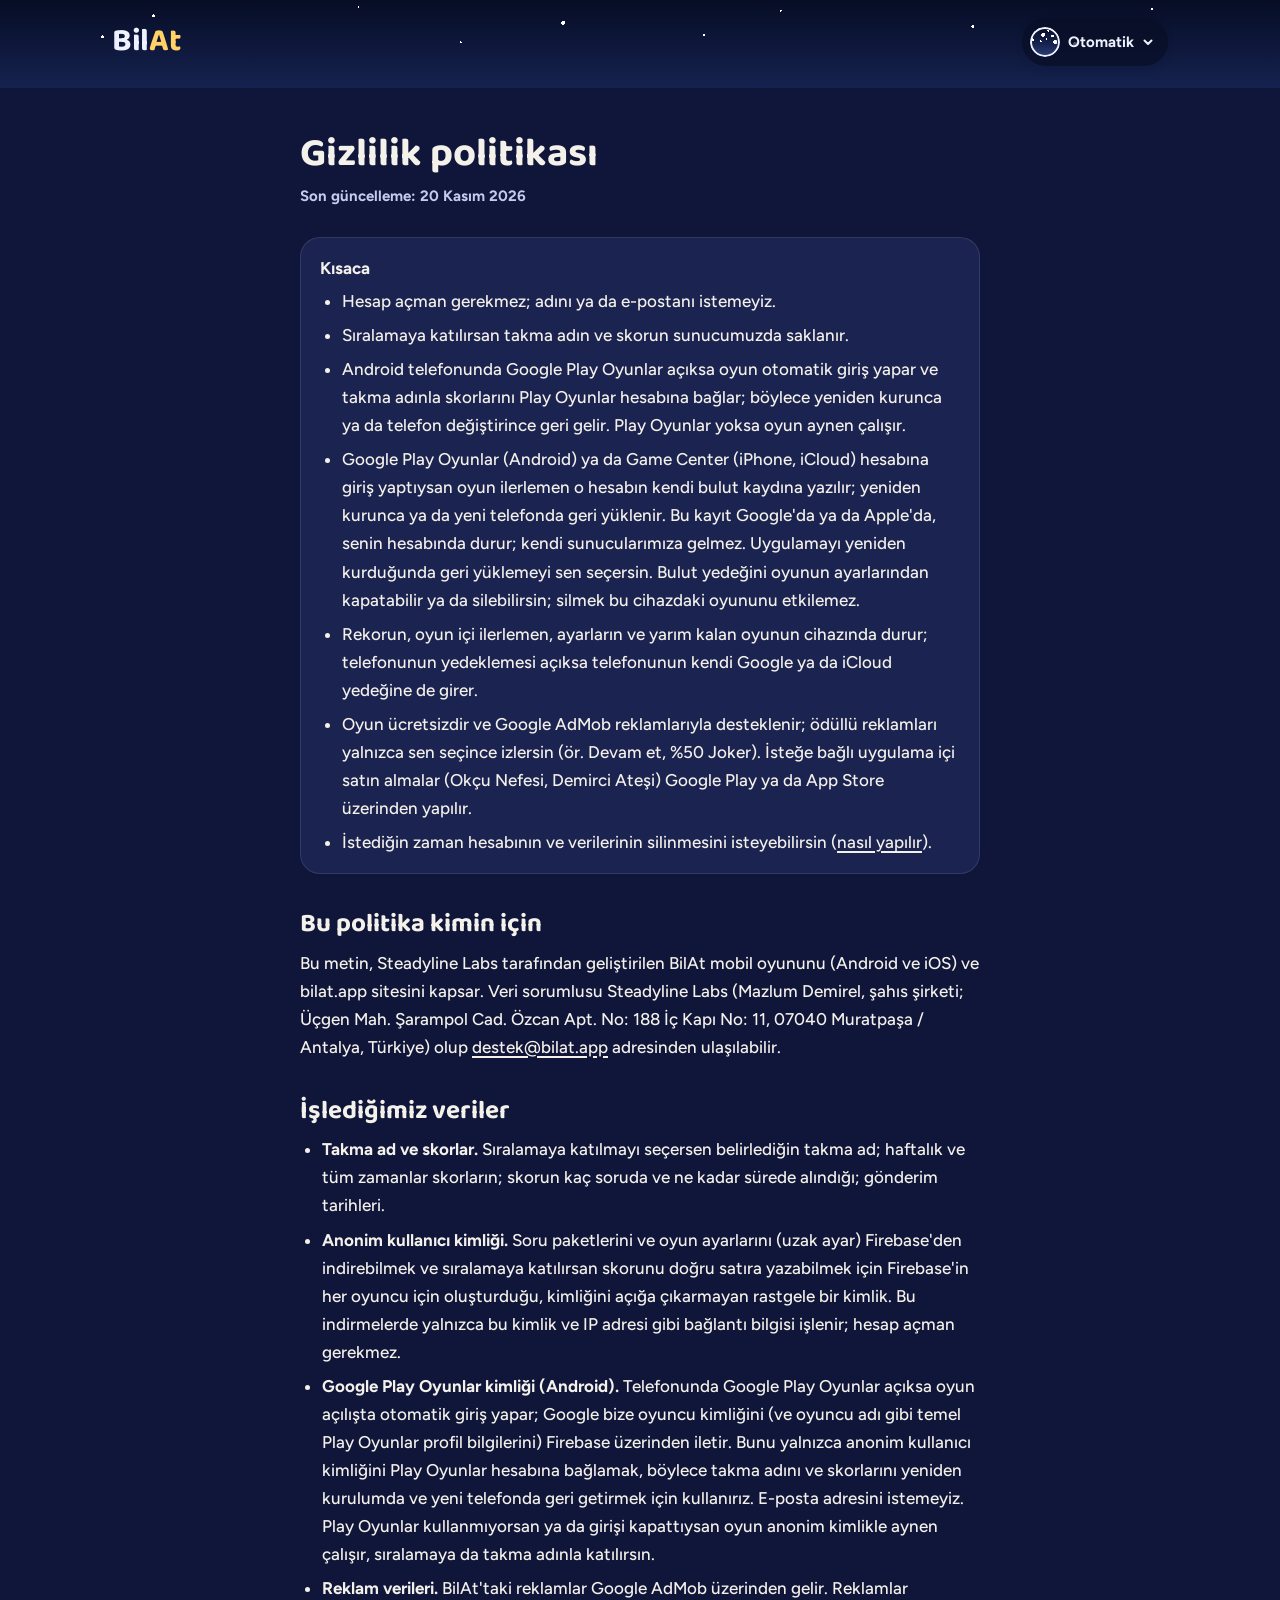
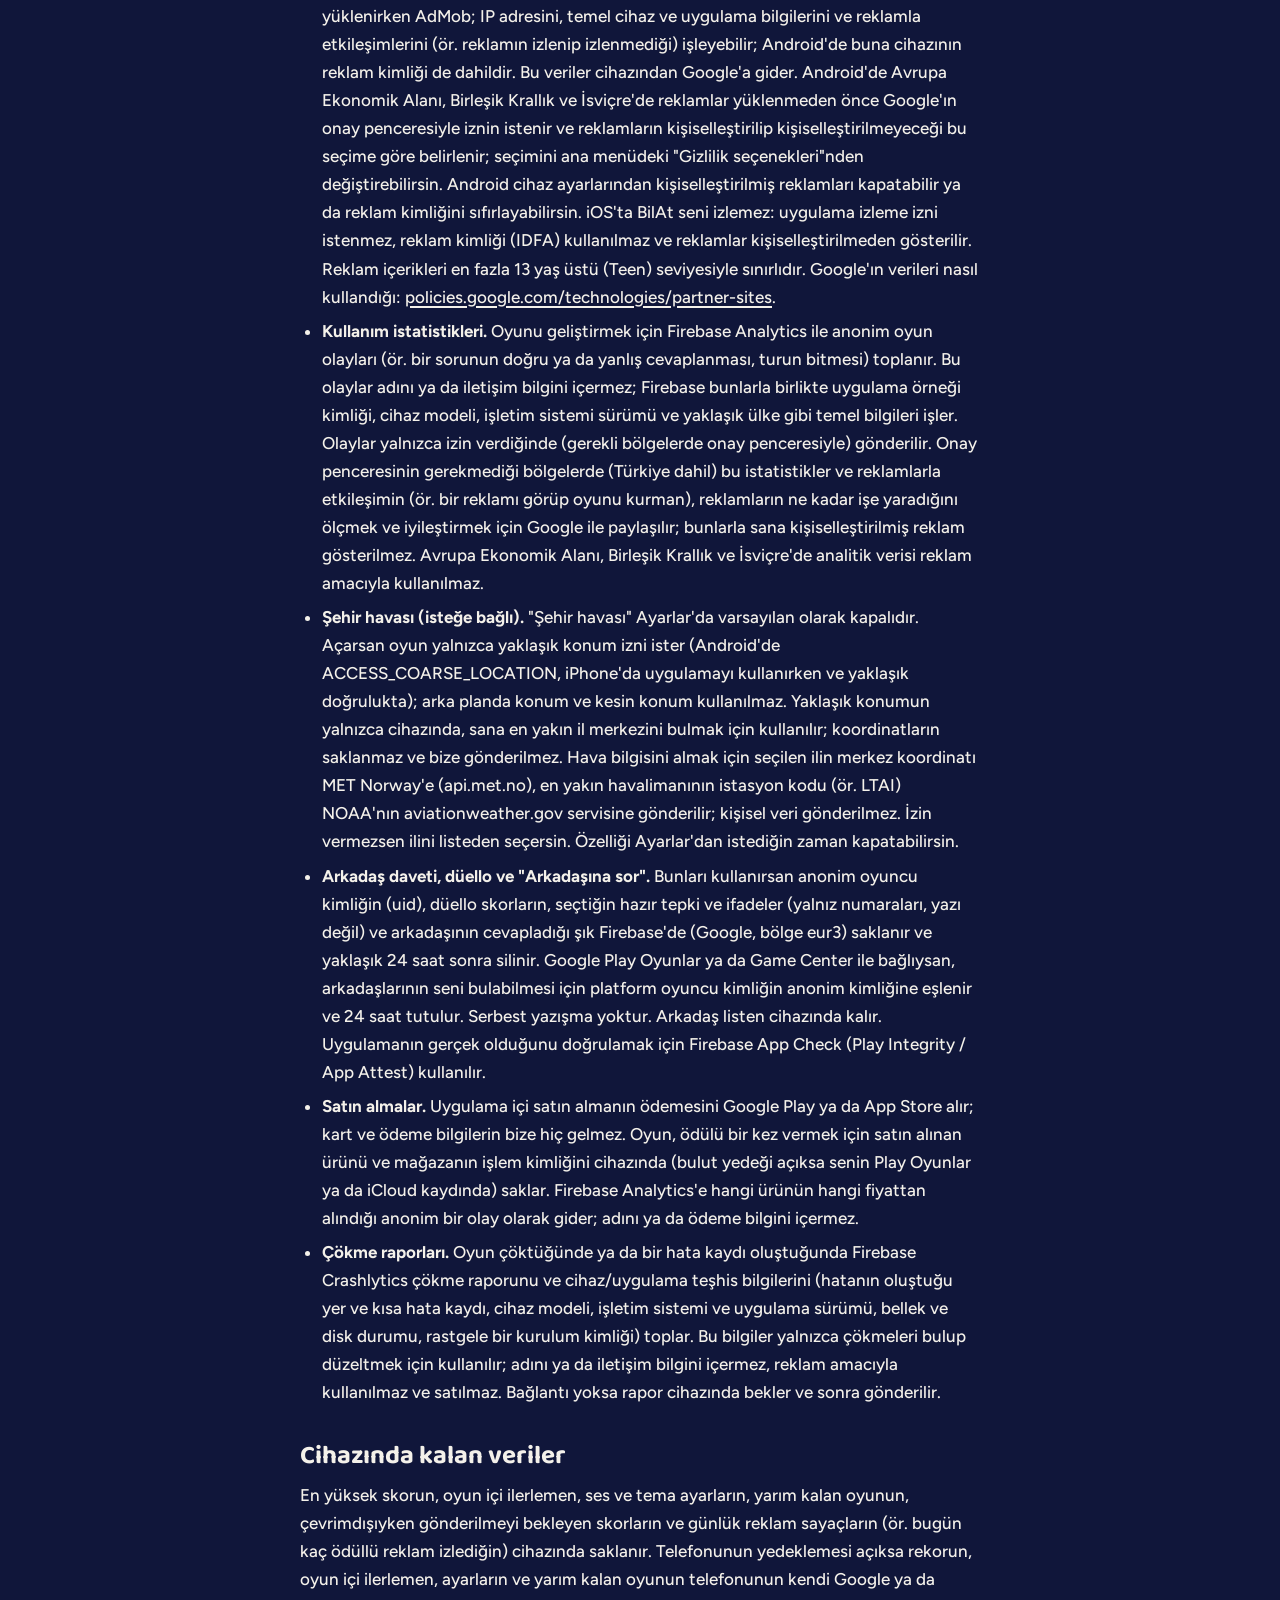
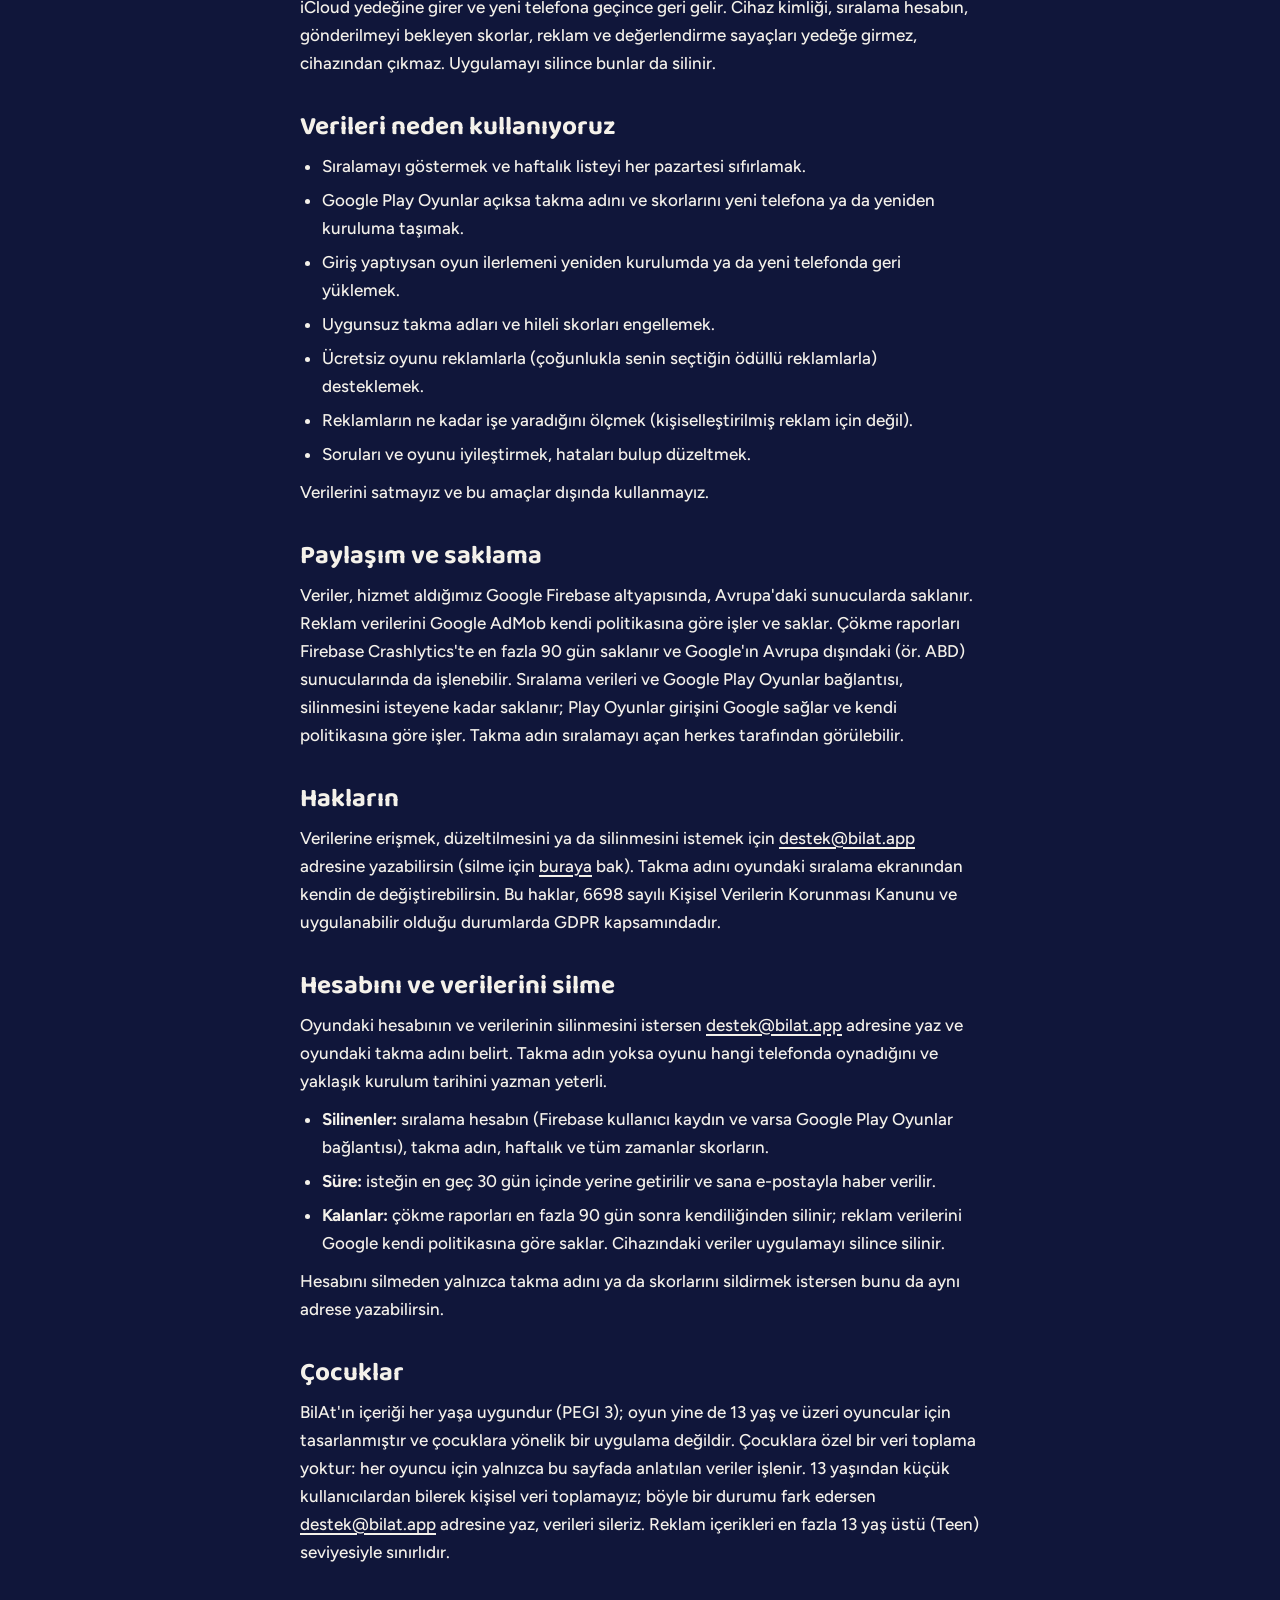
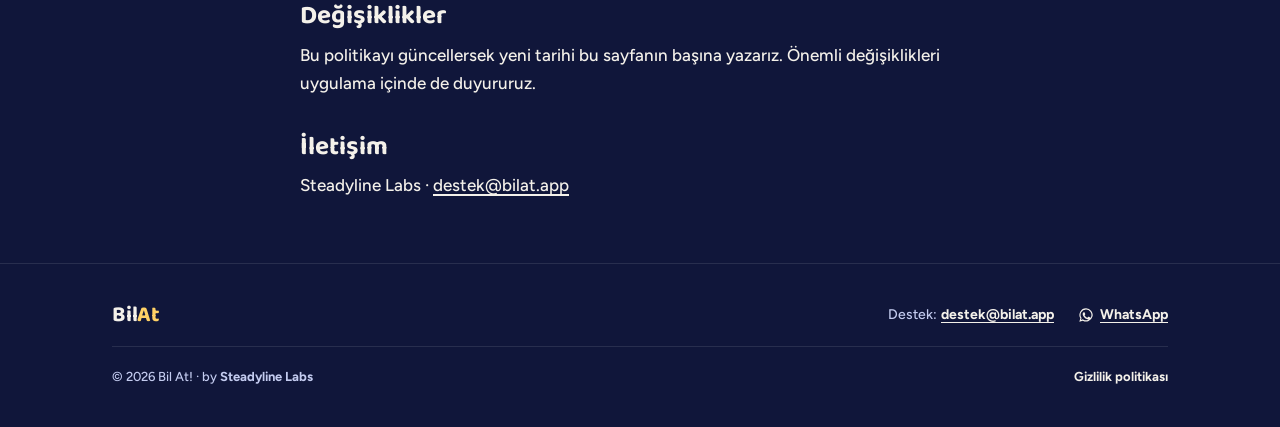
<file: gizlilik/index.html>
<!DOCTYPE html>
<html lang="tr">
<head>
<meta charset="utf-8">
<meta name="viewport" content="width=device-width, initial-scale=1">
<title>Gizlilik politikası · Bil At!</title>
<meta name="description" content="Bil At! gizlilik politikası: hangi verileri neden işliyoruz, nerede saklıyoruz ve nasıl silebilirsin.">
<meta name="robots" content="index, follow">
<meta property="og:type" content="website">
<meta property="og:site_name" content="Bil At!">
<meta property="og:locale" content="tr_TR">
<meta property="og:url" content="https://bilat.app/gizlilik/">
<meta property="og:title" content="Gizlilik politikası · Bil At!">
<meta property="og:image" content="https://bilat.app/img/og.jpg">
<meta name="twitter:card" content="summary_large_image">
<meta name="theme-color" content="#62B0E6" media="(prefers-color-scheme: light)">
<meta name="theme-color" content="#070D26" media="(prefers-color-scheme: dark)">
<link rel="canonical" href="https://bilat.app/gizlilik/">
<link rel="icon" href="/favicon.ico" sizes="any">
<link rel="icon" href="/img/icon.svg" type="image/svg+xml">
<link rel="apple-touch-icon" href="/apple-touch-icon.png">
<link rel="preconnect" href="https://fonts.googleapis.com">
<link rel="preconnect" href="https://fonts.gstatic.com" crossorigin>
<link href="https://fonts.googleapis.com/css2?family=Baloo+2:wght@700&family=Figtree:wght@500;600;700;800&display=swap" rel="stylesheet">
<link rel="stylesheet" href="../style.css">
<script src="../tema.js"></script>
</head>
<body>
<a class="skip" href="#icerik">İçeriğe geç</a>
<header class="doc-top">
  <div class="wrap">
    <a class="logo" href="../" aria-label="Bil At! ana sayfa"><span>Bil<b>At</b></span></a>
    <div class="sky-pick">
      <button type="button" class="sky-btn" aria-expanded="false" aria-controls="gokyuzu" aria-label="Gökyüzü teması">
        <span class="sky-dot" aria-hidden="true"></span><span class="sky-name">Otomatik</span>
        <svg class="sky-chev" viewBox="0 0 12 12" width="12" height="12" aria-hidden="true"><path d="M2.5 4.5L6 8l3.5-3.5" fill="none" stroke="currentColor" stroke-width="2" stroke-linecap="round" stroke-linejoin="round"/></svg>
      </button>
      <div class="sky-menu" id="gokyuzu" role="group" aria-label="Gökyüzü teması" hidden>
        <p class="sky-title" aria-hidden="true">Gökyüzü</p>
        <button type="button" data-tema="saat"><span class="sw sw-auto" aria-hidden="true"></span><span class="sky-opt"><b>Otomatik</b><small>Saate göre · şu an <span class="sky-now">Gündüz</span></small></span></button>
        <hr>
        <button type="button" data-tema="b"><span class="sw sw-b" aria-hidden="true"></span><b>Gündüz</b></button>
        <button type="button" data-tema="a"><span class="sw sw-a" aria-hidden="true"></span><b>Gün batımı</b></button>
        <button type="button" data-tema="c"><span class="sw sw-c" aria-hidden="true"></span><b>Gece</b></button>
      </div>
    </div>
  </div>
</header>

<main id="icerik" class="doc">
    <h1>Gizlilik politikası</h1>
  <p class="meta">Son güncelleme: 20 Kasım 2026</p>

  <div class="summary">
    <strong>Kısaca</strong>
    <ul>
      <li>Hesap açman gerekmez; adını ya da e-postanı istemeyiz.</li>
      <li>Sıralamaya katılırsan takma adın ve skorun sunucumuzda saklanır.</li>
      <li>Android telefonunda Google Play Oyunlar açıksa oyun otomatik giriş yapar ve takma adınla skorlarını Play Oyunlar hesabına bağlar; böylece yeniden kurunca ya da telefon değiştirince geri gelir. Play Oyunlar yoksa oyun aynen çalışır.</li>
      <li>Google Play Oyunlar (Android) ya da Game Center (iPhone, iCloud) hesabına giriş yaptıysan oyun ilerlemen o hesabın kendi bulut kaydına yazılır; yeniden kurunca ya da yeni telefonda geri yüklenir. Bu kayıt Google'da ya da Apple'da, senin hesabında durur; kendi sunucularımıza gelmez. Uygulamayı yeniden kurduğunda geri yüklemeyi sen seçersin. Bulut yedeğini oyunun ayarlarından kapatabilir ya da silebilirsin; silmek bu cihazdaki oyununu etkilemez.</li>
      <li>Rekorun, oyun içi ilerlemen, ayarların ve yarım kalan oyunun cihazında durur; telefonunun yedeklemesi açıksa telefonunun kendi Google ya da iCloud yedeğine de girer.</li>
      <li>Oyun ücretsizdir ve Google AdMob reklamlarıyla desteklenir; ödüllü reklamları yalnızca sen seçince izlersin (ör. Devam et, %50 Joker). İsteğe bağlı uygulama içi satın almalar (Okçu Nefesi, Demirci Ateşi) Google Play ya da App Store üzerinden yapılır.</li>
      <li>İstediğin zaman hesabının ve verilerinin silinmesini isteyebilirsin (<a href="#veri-silme">nasıl yapılır</a>).</li>
    </ul>
  </div>

  <h2>Bu politika kimin için</h2>
  <p>Bu metin, Steadyline Labs tarafından geliştirilen BilAt mobil oyununu (Android ve iOS) ve bilat.app sitesini kapsar. Veri sorumlusu Steadyline Labs (Mazlum Demirel, şahıs şirketi; Üçgen Mah. Şarampol Cad. Özcan Apt. No: 188 İç Kapı No: 11, 07040 Muratpaşa / Antalya, Türkiye) olup <a href="mailto:destek@bilat.app">destek@bilat.app</a> adresinden ulaşılabilir.</p>

  <h2>İşlediğimiz veriler</h2>
  <ul>
    <li><strong>Takma ad ve skorlar.</strong> Sıralamaya katılmayı seçersen belirlediğin takma ad; haftalık ve tüm zamanlar skorların; skorun kaç soruda ve ne kadar sürede alındığı; gönderim tarihleri.</li>
    <li><strong>Anonim kullanıcı kimliği.</strong> Soru paketlerini ve oyun ayarlarını (uzak ayar) Firebase'den indirebilmek ve sıralamaya katılırsan skorunu doğru satıra yazabilmek için Firebase'in her oyuncu için oluşturduğu, kimliğini açığa çıkarmayan rastgele bir kimlik. Bu indirmelerde yalnızca bu kimlik ve IP adresi gibi bağlantı bilgisi işlenir; hesap açman gerekmez.</li>
    <li><strong>Google Play Oyunlar kimliği (Android).</strong> Telefonunda Google Play Oyunlar açıksa oyun açılışta otomatik giriş yapar; Google bize oyuncu kimliğini (ve oyuncu adı gibi temel Play Oyunlar profil bilgilerini) Firebase üzerinden iletir. Bunu yalnızca anonim kullanıcı kimliğini Play Oyunlar hesabına bağlamak, böylece takma adını ve skorlarını yeniden kurulumda ve yeni telefonda geri getirmek için kullanırız. E-posta adresini istemeyiz. Play Oyunlar kullanmıyorsan ya da girişi kapattıysan oyun anonim kimlikle aynen çalışır, sıralamaya da takma adınla katılırsın.</li>
    <li><strong>Reklam verileri.</strong> BilAt'taki reklamlar Google AdMob üzerinden gelir. Reklamlar yüklenirken AdMob; IP adresini, temel cihaz ve uygulama bilgilerini ve reklamla etkileşimlerini (ör. reklamın izlenip izlenmediği) işleyebilir; Android'de buna cihazının reklam kimliği de dahildir. Bu veriler cihazından Google'a gider. Android'de Avrupa Ekonomik Alanı, Birleşik Krallık ve İsviçre'de reklamlar yüklenmeden önce Google'ın onay penceresiyle iznin istenir ve reklamların kişiselleştirilip kişiselleştirilmeyeceği bu seçime göre belirlenir; seçimini ana menüdeki "Gizlilik seçenekleri"nden değiştirebilirsin. Android cihaz ayarlarından kişiselleştirilmiş reklamları kapatabilir ya da reklam kimliğini sıfırlayabilirsin. iOS'ta BilAt seni izlemez: uygulama izleme izni istenmez, reklam kimliği (IDFA) kullanılmaz ve reklamlar kişiselleştirilmeden gösterilir. Reklam içerikleri en fazla 13 yaş üstü (Teen) seviyesiyle sınırlıdır. Google'ın verileri nasıl kullandığı: <a href="https://policies.google.com/technologies/partner-sites?hl=tr">policies.google.com/technologies/partner-sites</a>.</li>
    <li><strong>Kullanım istatistikleri.</strong> Oyunu geliştirmek için Firebase Analytics ile anonim oyun olayları (ör. bir sorunun doğru ya da yanlış cevaplanması, turun bitmesi) toplanır. Bu olaylar adını ya da iletişim bilgini içermez; Firebase bunlarla birlikte uygulama örneği kimliği, cihaz modeli, işletim sistemi sürümü ve yaklaşık ülke gibi temel bilgileri işler. Olaylar yalnızca izin verdiğinde (gerekli bölgelerde onay penceresiyle) gönderilir. Onay penceresinin gerekmediği bölgelerde (Türkiye dahil) bu istatistikler ve reklamlarla etkileşimin (ör. bir reklamı görüp oyunu kurman), reklamların ne kadar işe yaradığını ölçmek ve iyileştirmek için Google ile paylaşılır; bunlarla sana kişiselleştirilmiş reklam gösterilmez. Avrupa Ekonomik Alanı, Birleşik Krallık ve İsviçre'de analitik verisi reklam amacıyla kullanılmaz.</li>
    <li><strong>Şehir havası (isteğe bağlı).</strong> "Şehir havası" Ayarlar'da varsayılan olarak kapalıdır. Açarsan oyun yalnızca yaklaşık konum izni ister (Android'de ACCESS_COARSE_LOCATION, iPhone'da uygulamayı kullanırken ve yaklaşık doğrulukta); arka planda konum ve kesin konum kullanılmaz. Yaklaşık konumun yalnızca cihazında, sana en yakın il merkezini bulmak için kullanılır; koordinatların saklanmaz ve bize gönderilmez. Hava bilgisini almak için seçilen ilin merkez koordinatı MET Norway'e (api.met.no), en yakın havalimanının istasyon kodu (ör. LTAI) NOAA'nın aviationweather.gov servisine gönderilir; kişisel veri gönderilmez. İzin vermezsen ilini listeden seçersin. Özelliği Ayarlar'dan istediğin zaman kapatabilirsin.</li>
    <li><strong>Arkadaş daveti, düello ve "Arkadaşına sor".</strong> Bunları kullanırsan anonim oyuncu kimliğin (uid), düello skorların, seçtiğin hazır tepki ve ifadeler (yalnız numaraları, yazı değil) ve arkadaşının cevapladığı şık Firebase'de (Google, bölge eur3) saklanır ve yaklaşık 24 saat sonra silinir. Google Play Oyunlar ya da Game Center ile bağlıysan, arkadaşlarının seni bulabilmesi için platform oyuncu kimliğin anonim kimliğine eşlenir ve 24 saat tutulur. Serbest yazışma yoktur. Arkadaş listen cihazında kalır. Uygulamanın gerçek olduğunu doğrulamak için Firebase App Check (Play Integrity / App Attest) kullanılır.</li>
    <li><strong>Satın almalar.</strong> Uygulama içi satın almanın ödemesini Google Play ya da App Store alır; kart ve ödeme bilgilerin bize hiç gelmez. Oyun, ödülü bir kez vermek için satın alınan ürünü ve mağazanın işlem kimliğini cihazında (bulut yedeği açıksa senin Play Oyunlar ya da iCloud kaydında) saklar. Firebase Analytics'e hangi ürünün hangi fiyattan alındığı anonim bir olay olarak gider; adını ya da ödeme bilgini içermez.</li>
    <li><strong>Çökme raporları.</strong> Oyun çöktüğünde ya da bir hata kaydı oluştuğunda Firebase Crashlytics çökme raporunu ve cihaz/uygulama teşhis bilgilerini (hatanın oluştuğu yer ve kısa hata kaydı, cihaz modeli, işletim sistemi ve uygulama sürümü, bellek ve disk durumu, rastgele bir kurulum kimliği) toplar. Bu bilgiler yalnızca çökmeleri bulup düzeltmek için kullanılır; adını ya da iletişim bilgini içermez, reklam amacıyla kullanılmaz ve satılmaz. Bağlantı yoksa rapor cihazında bekler ve sonra gönderilir.</li>
  </ul>

  <h2>Cihazında kalan veriler</h2>
  <p>En yüksek skorun, oyun içi ilerlemen, ses ve tema ayarların, yarım kalan oyunun, çevrimdışıyken gönderilmeyi bekleyen skorların ve günlük reklam sayaçların (ör. bugün kaç ödüllü reklam izlediğin) cihazında saklanır. Telefonunun yedeklemesi açıksa rekorun, oyun içi ilerlemen, ayarların ve yarım kalan oyunun telefonunun kendi Google ya da iCloud yedeğine girer ve yeni telefona geçince geri gelir. Cihaz kimliği, sıralama hesabın, gönderilmeyi bekleyen skorlar, reklam ve değerlendirme sayaçları yedeğe girmez, cihazından çıkmaz. Uygulamayı silince bunlar da silinir.</p>

  <h2>Verileri neden kullanıyoruz</h2>
  <ul>
    <li>Sıralamayı göstermek ve haftalık listeyi her pazartesi sıfırlamak.</li>
    <li>Google Play Oyunlar açıksa takma adını ve skorlarını yeni telefona ya da yeniden kuruluma taşımak.</li>
    <li>Giriş yaptıysan oyun ilerlemeni yeniden kurulumda ya da yeni telefonda geri yüklemek.</li>
    <li>Uygunsuz takma adları ve hileli skorları engellemek.</li>
    <li>Ücretsiz oyunu reklamlarla (çoğunlukla senin seçtiğin ödüllü reklamlarla) desteklemek.</li>
    <li>Reklamların ne kadar işe yaradığını ölçmek (kişiselleştirilmiş reklam için değil).</li>
    <li>Soruları ve oyunu iyileştirmek, hataları bulup düzeltmek.</li>
  </ul>
  <p>Verilerini satmayız ve bu amaçlar dışında kullanmayız.</p>

  <h2>Paylaşım ve saklama</h2>
  <p>Veriler, hizmet aldığımız Google Firebase altyapısında, Avrupa'daki sunucularda saklanır. Reklam verilerini Google AdMob kendi politikasına göre işler ve saklar. Çökme raporları Firebase Crashlytics'te en fazla 90 gün saklanır ve Google'ın Avrupa dışındaki (ör. ABD) sunucularında da işlenebilir. Sıralama verileri ve Google Play Oyunlar bağlantısı, silinmesini isteyene kadar saklanır; Play Oyunlar girişini Google sağlar ve kendi politikasına göre işler. Takma adın sıralamayı açan herkes tarafından görülebilir.</p>

  <h2>Hakların</h2>
  <p>Verilerine erişmek, düzeltilmesini ya da silinmesini istemek için <a href="mailto:destek@bilat.app">destek@bilat.app</a> adresine yazabilirsin (silme için <a href="#veri-silme">buraya</a> bak). Takma adını oyundaki sıralama ekranından kendin de değiştirebilirsin. Bu haklar, 6698 sayılı Kişisel Verilerin Korunması Kanunu ve uygulanabilir olduğu durumlarda GDPR kapsamındadır.</p>

  <h2 id="veri-silme">Hesabını ve verilerini silme</h2>
  <p>Oyundaki hesabının ve verilerinin silinmesini istersen <a href="mailto:destek@bilat.app?subject=Hesap%20ve%20veri%20silme">destek@bilat.app</a> adresine yaz ve oyundaki takma adını belirt. Takma adın yoksa oyunu hangi telefonda oynadığını ve yaklaşık kurulum tarihini yazman yeterli.</p>
  <ul>
    <li><strong>Silinenler:</strong> sıralama hesabın (Firebase kullanıcı kaydın ve varsa Google Play Oyunlar bağlantısı), takma adın, haftalık ve tüm zamanlar skorların.</li>
    <li><strong>Süre:</strong> isteğin en geç 30 gün içinde yerine getirilir ve sana e-postayla haber verilir.</li>
    <li><strong>Kalanlar:</strong> çökme raporları en fazla 90 gün sonra kendiliğinden silinir; reklam verilerini Google kendi politikasına göre saklar. Cihazındaki veriler uygulamayı silince silinir.</li>
  </ul>
  <p>Hesabını silmeden yalnızca takma adını ya da skorlarını sildirmek istersen bunu da aynı adrese yazabilirsin.</p>

  <h2>Çocuklar</h2>
  <p>BilAt'ın içeriği her yaşa uygundur (PEGI 3); oyun yine de 13 yaş ve üzeri oyuncular için tasarlanmıştır ve çocuklara yönelik bir uygulama değildir. Çocuklara özel bir veri toplama yoktur: her oyuncu için yalnızca bu sayfada anlatılan veriler işlenir. 13 yaşından küçük kullanıcılardan bilerek kişisel veri toplamayız; böyle bir durumu fark edersen <a href="mailto:destek@bilat.app">destek@bilat.app</a> adresine yaz, verileri sileriz. Reklam içerikleri en fazla 13 yaş üstü (Teen) seviyesiyle sınırlıdır.</p>

  <h2>Değişiklikler</h2>
  <p>Bu politikayı güncellersek yeni tarihi bu sayfanın başına yazarız. Önemli değişiklikleri uygulama içinde de duyururuz.</p>

  <h2>İletişim</h2>
  <p>Steadyline Labs · <a href="mailto:destek@bilat.app">destek@bilat.app</a></p>
</main>

<footer>
  <div class="wrap foot">
    <div class="foot-row foot-top">
      <a class="logo" href="../" aria-label="Bil At! ana sayfa"><span>Bil<b>At</b></span></a>
      <div class="foot-help">
      <span class="foot-support"><span>Destek:</span> <a href="mailto:destek@bilat.app">destek@bilat.app</a></span>
      <a href="https://wa.me/905512507661?text=Merhaba%2C%20Bil%20At!%20hakk%C4%B1nda%20yaz%C4%B1yorum" target="_blank" rel="noopener"><svg class="wa-icon" width="16" height="16" viewBox="0 0 24 24" fill="currentColor" aria-hidden="true" focusable="false"><path d="M12.04 2a9.9 9.9 0 0 0-8.5 14.95L2 22l5.2-1.5A9.9 9.9 0 1 0 12.04 2zm0 1.8a8.1 8.1 0 1 1-4.3 14.96l-.3-.2-3 .87.9-2.9-.2-.3A8.1 8.1 0 0 1 12.04 3.8zm-3.3 4.1c-.2 0-.5.1-.7.4-.3.3-1 1-1 2.4s1 2.8 1.2 3c.1.2 2 3.2 4.9 4.4 2.4 1 2.9.8 3.4.7.5 0 1.7-.7 1.9-1.4.2-.7.2-1.3.2-1.4-.1-.1-.3-.2-.6-.4-.3-.1-1.7-.8-2-.9-.3-.1-.5-.1-.7.1-.2.3-.8.9-.9 1.1-.2.2-.3.2-.6.1-.3-.1-1.2-.4-2.3-1.400-.8-.8-1.400-1.7-1.500-2-.2-.3 0-.4.1-.6l.4-.5c.1-.1.2-.3.3-.5.1-.2 0-.4 0-.5l-.9-2.200c-.2-.5-.5-.5-.7-.5z"/></svg>WhatsApp</a>
      </div>
    </div>
    <div class="foot-row foot-bottom">
      <p class="copy">© 2026 Bil At! · by <a href="https://steadylinelabs.com">Steadyline Labs</a></p>
      <div class="foot-nav" role="navigation" aria-label="Alt bağlantılar">
      <a href="./" aria-current="page">Gizlilik politikası</a>
    </div>
    </div>
  </div>
</footer>
</body>
</html>
</file>
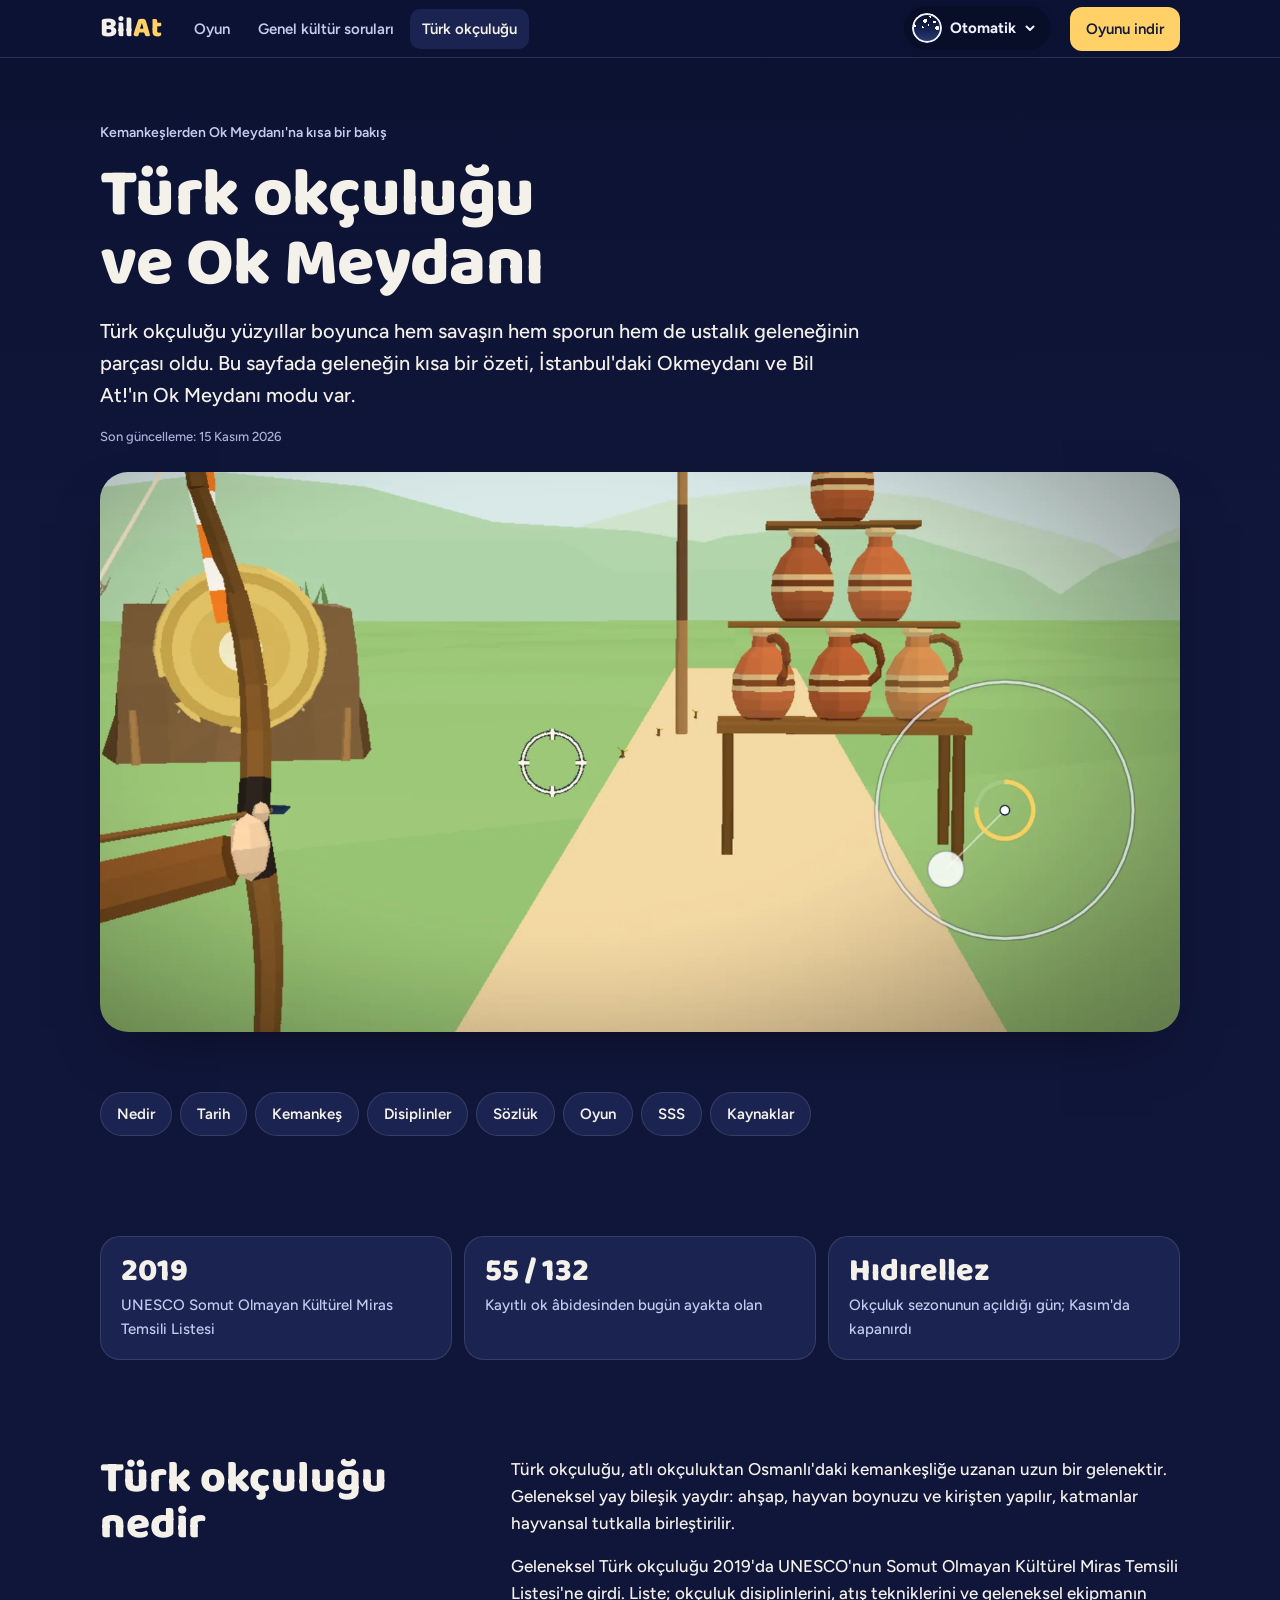
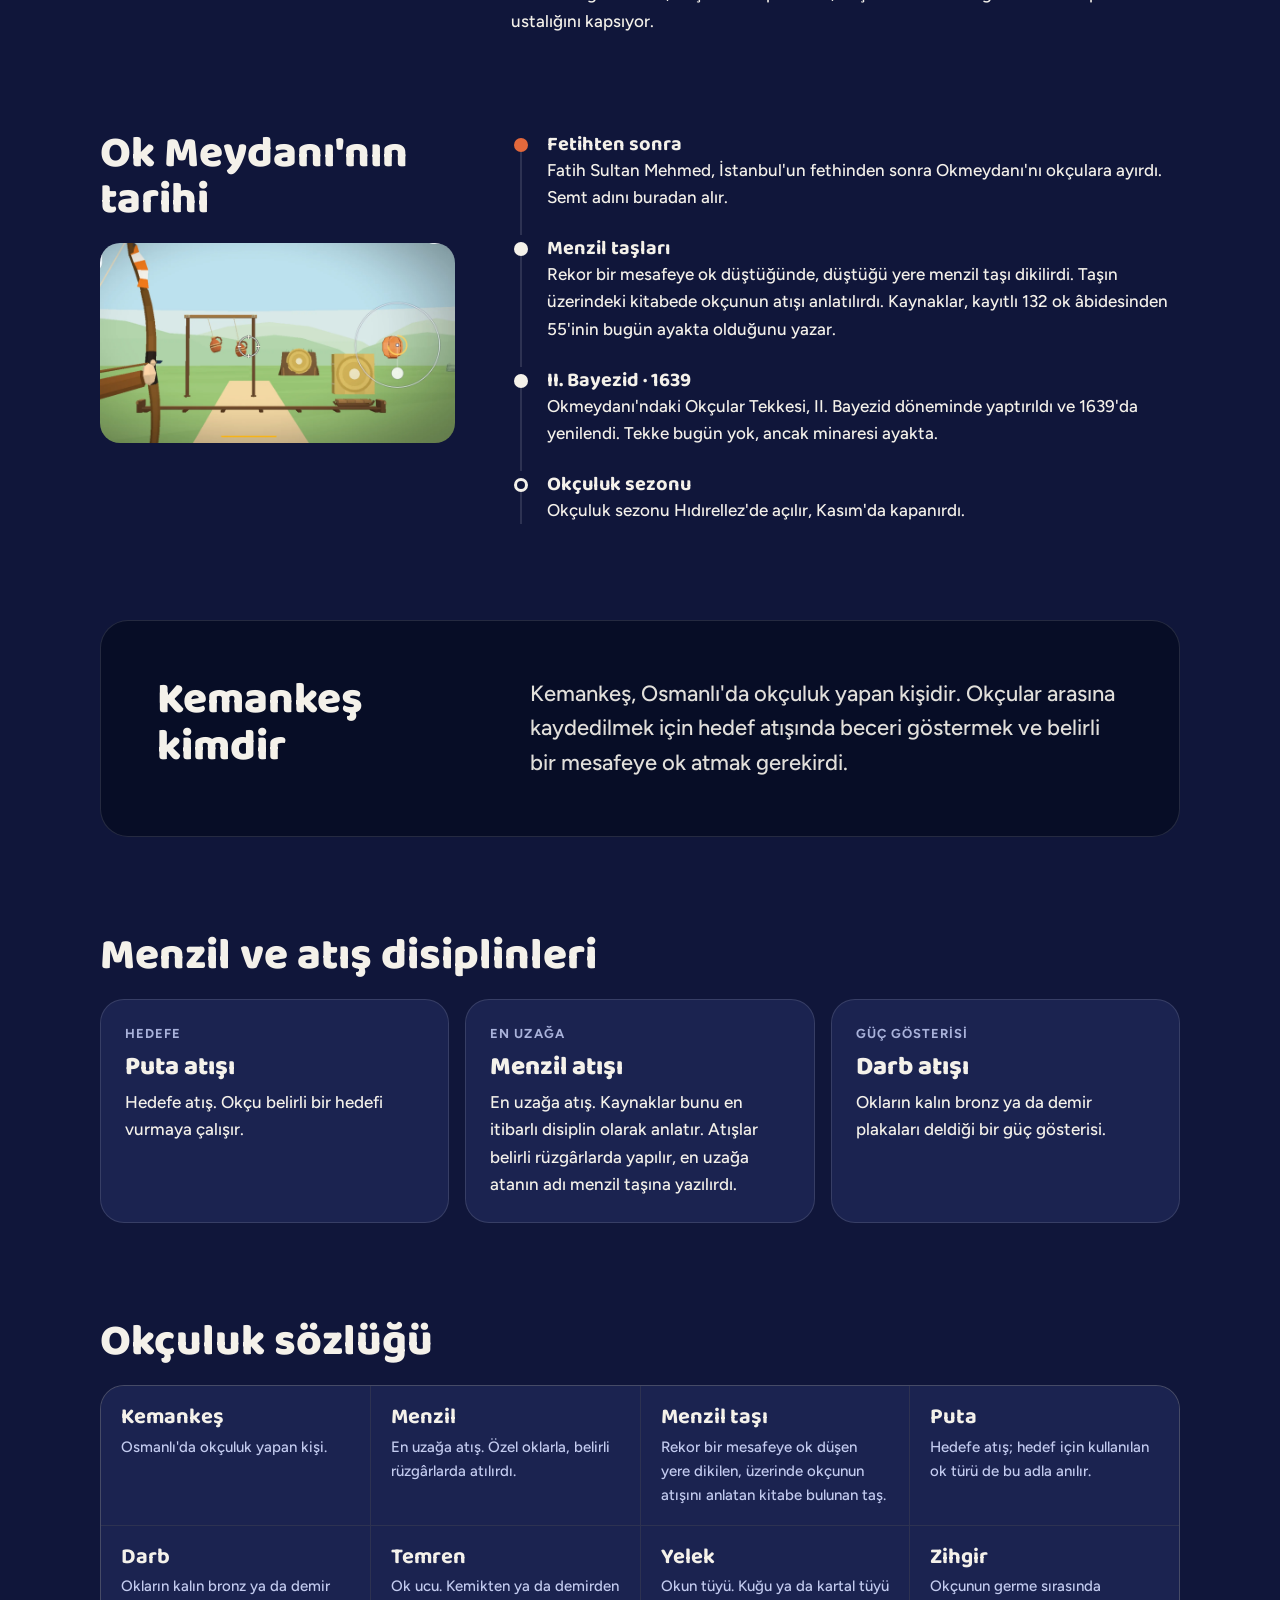
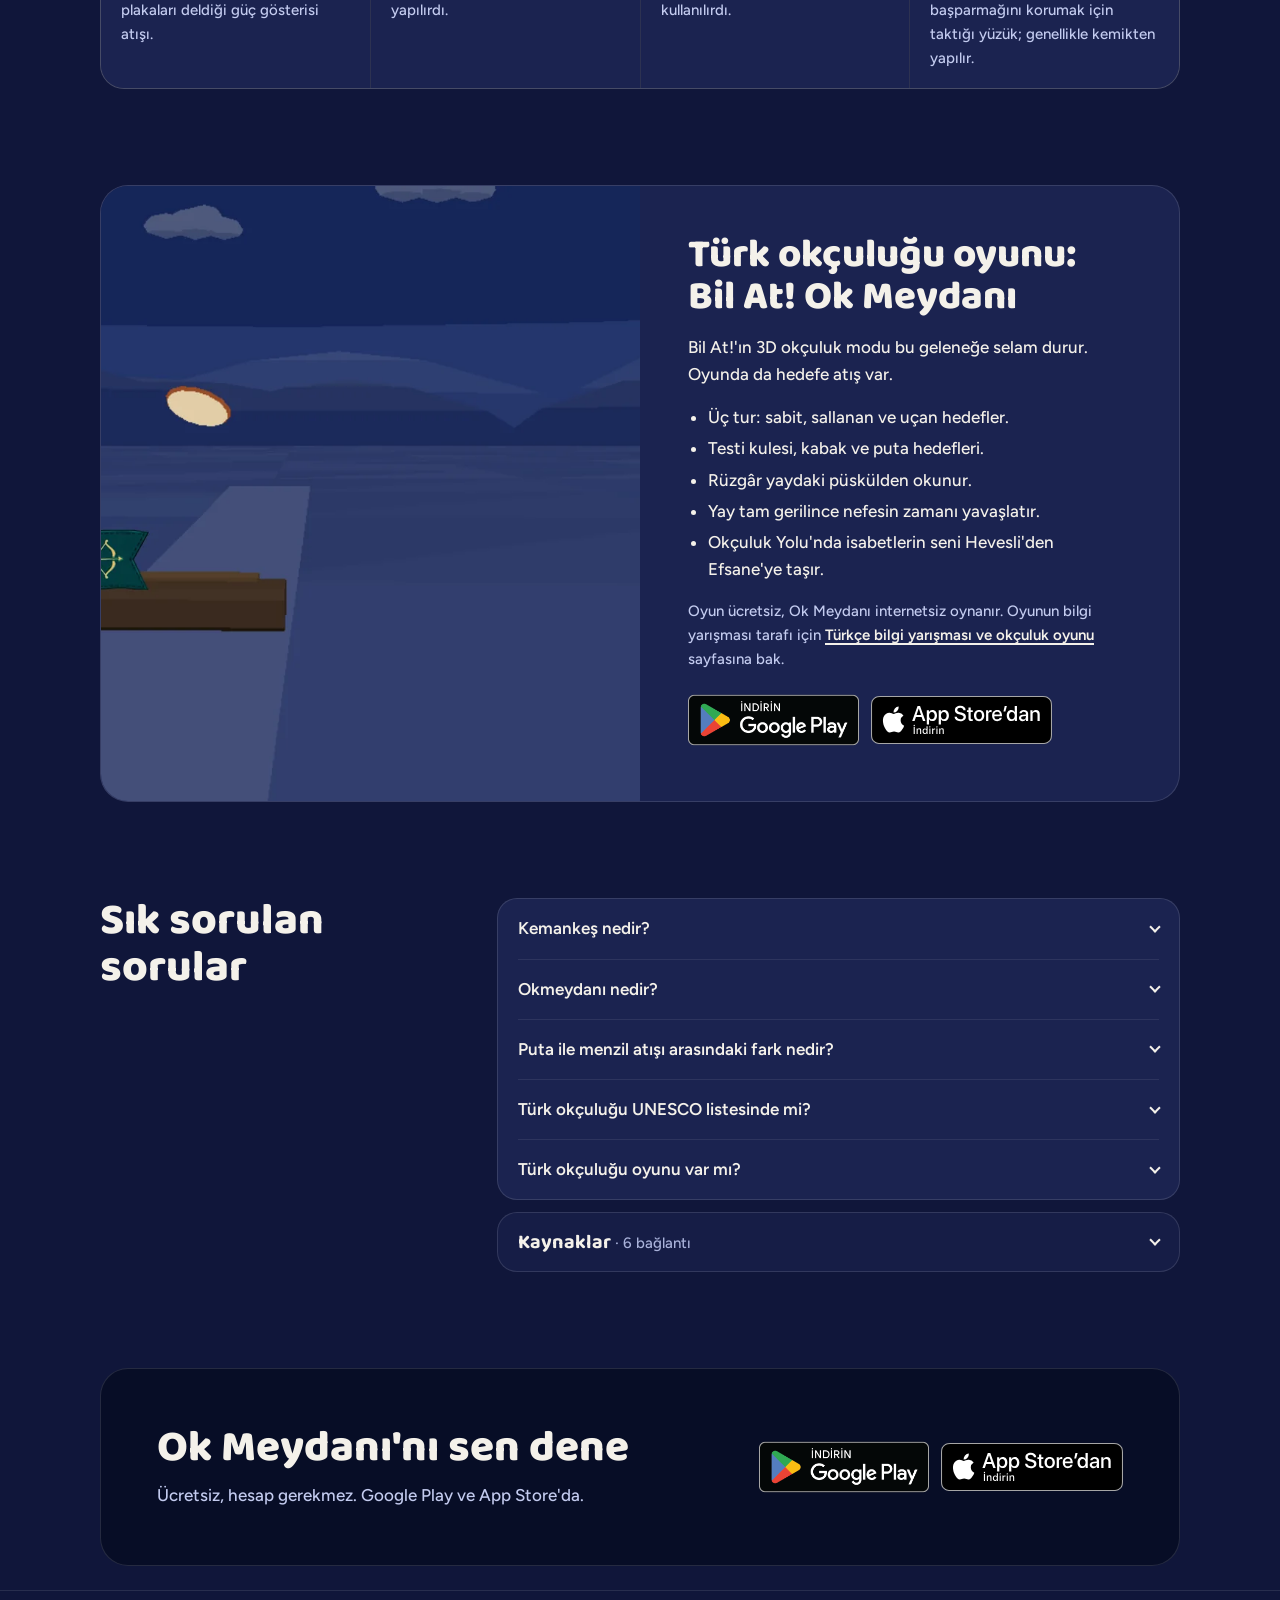
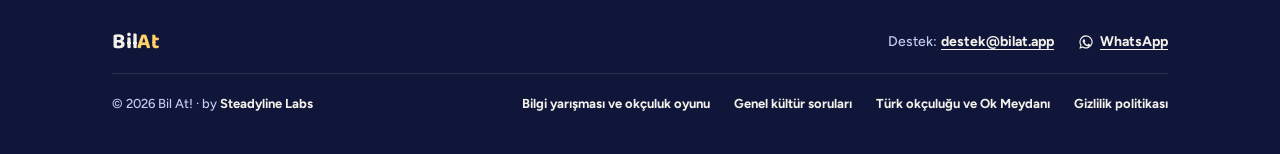
<file: turk-okculugu-ok-meydani/index.html>
<!DOCTYPE html>
<html lang="tr">
<head>
<meta charset="utf-8">
<meta name="viewport" content="width=device-width, initial-scale=1">
<title>Türk Okçuluğu ve Ok Meydanı: Kemankeşler ve Okmeydanı · Bil At!</title>
<meta name="description" content="Türk okçuluğu, kemankeşlik ve İstanbul Okmeydanı hakkında kısa bilgi: geleneksel yay, puta ve menzil atışı. Bil At!'ın 3D Ok Meydanı modu bu geleneğe selam durur.">
<meta name="robots" content="index, follow">
<meta name="theme-color" content="#62B0E6" media="(prefers-color-scheme: light)">
<meta name="theme-color" content="#070D26" media="(prefers-color-scheme: dark)">
<link rel="canonical" href="https://bilat.app/turk-okculugu-ok-meydani/">
<meta property="og:type" content="website">
<meta property="og:site_name" content="Bil At!">
<meta property="og:locale" content="tr_TR">
<meta property="og:url" content="https://bilat.app/turk-okculugu-ok-meydani/">
<meta property="og:title" content="Türk okçuluğu ve Ok Meydanı · Bil At!">
<meta property="og:description" content="Türk okçuluğu, kemankeşlik ve İstanbul Okmeydanı hakkında kısa bilgi: geleneksel yay, puta ve menzil atışı. Bil At!'ın 3D Ok Meydanı modu bu geleneğe selam durur.">
<meta property="og:image" content="https://bilat.app/img/og.jpg">
<meta name="twitter:card" content="summary_large_image">
<meta name="twitter:title" content="Türk okçuluğu ve Ok Meydanı · Bil At!">
<meta name="twitter:description" content="Türk okçuluğu, kemankeşlik ve İstanbul Okmeydanı hakkında kısa bilgi: geleneksel yay, puta ve menzil atışı. Bil At!'ın 3D Ok Meydanı modu bu geleneğe selam durur.">
<meta name="twitter:image" content="https://bilat.app/img/og.jpg">
<link rel="icon" href="/favicon.ico" sizes="any">
<link rel="icon" href="/img/icon.svg" type="image/svg+xml">
<link rel="apple-touch-icon" href="/apple-touch-icon.png">
<meta name="apple-itunes-app" content="app-id=6821452285">
<script type="application/ld+json">
{
  "@context": "https://schema.org",
  "@graph": [
    {
      "@type": "Article",
      "@id": "https://bilat.app/turk-okculugu-ok-meydani/#article",
      "headline": "Türk okçuluğu ve Ok Meydanı",
      "inLanguage": "tr",
      "datePublished": "2026-11-15",
      "dateModified": "2026-11-15",
      "image": "https://bilat.app/img/ok-meydani/okm-1-sabit-hedefler.webp",
      "mainEntityOfPage": "https://bilat.app/turk-okculugu-ok-meydani/",
      "author": {
        "@id": "https://steadylinelabs.com/#organization"
      },
      "publisher": {
        "@id": "https://steadylinelabs.com/#organization"
      }
    },
    {
      "@type": "BreadcrumbList",
      "itemListElement": [
        {
          "@type": "ListItem",
          "position": 1,
          "name": "Bil At!",
          "item": "https://bilat.app/"
        },
        {
          "@type": "ListItem",
          "position": 2,
          "name": "Türk okçuluğu ve Ok Meydanı",
          "item": "https://bilat.app/turk-okculugu-ok-meydani/"
        }
      ]
    },
    {
      "@type": "FAQPage",
      "mainEntity": [
        {
          "@type": "Question",
          "name": "Kemankeş nedir?",
          "acceptedAnswer": {
            "@type": "Answer",
            "text": "Kemankeş, Osmanlı'da okçuluk yapan kişiye verilen addır. Kemankeşlik de Osmanlı'daki okçuluk geleneğinin adıdır."
          }
        },
        {
          "@type": "Question",
          "name": "Okmeydanı nedir?",
          "acceptedAnswer": {
            "@type": "Answer",
            "text": "İstanbul'da, okçuluk için ayrılmış tarihî meydan ve bugün aynı adı taşıyan semttir. Fatih Sultan Mehmed, İstanbul'un fethinden sonra burayı okçulara ayırdı."
          }
        },
        {
          "@type": "Question",
          "name": "Puta ile menzil atışı arasındaki fark nedir?",
          "acceptedAnswer": {
            "@type": "Answer",
            "text": "Puta atışı hedefe atıştır. Menzil atışı en uzağa atıştır."
          }
        },
        {
          "@type": "Question",
          "name": "Türk okçuluğu UNESCO listesinde mi?",
          "acceptedAnswer": {
            "@type": "Answer",
            "text": "Evet. Geleneksel Türk okçuluğu 2019'da UNESCO'nun Somut Olmayan Kültürel Miras Temsili Listesi'ne girdi."
          }
        },
        {
          "@type": "Question",
          "name": "Türk okçuluğu oyunu var mı?",
          "acceptedAnswer": {
            "@type": "Answer",
            "text": "Bil At!'ın Ok Meydanı modu 3D bir okçuluk oyunudur ve bu geleneğe selam durur. Tarihî bir canlandırma değil, hızlı ve eğlenceli bir oyundur. Ücretsizdir, internetsiz oynanır."
          }
        }
      ]
    }
  ]
}
</script>
<link rel="preconnect" href="https://fonts.googleapis.com">
<link rel="preconnect" href="https://fonts.gstatic.com" crossorigin>
<link href="https://fonts.googleapis.com/css2?family=Baloo+2:wght@700;800&family=Figtree:wght@500;600;700;800&display=swap" rel="stylesheet">
<link rel="stylesheet" href="../style.css?v=20261115b">
<script src="../tema.js?v=20261028c"></script>
<script>document.documentElement.classList.add('js')</script>
<script src="../sayfa.js?v=20261115b" defer></script>
</head>
<body class="gx">
<a class="skip" href="#icerik">İçeriğe geç</a>
<header class="gx-top">
  <div class="gx-top-in">
    <a class="gx-logo" href="../" aria-label="Bil At! ana sayfa"><span>Bil<b>At</b></span></a>
    <nav class="gx-nav" aria-label="Sayfalar">
      <a href="../bilgi-yarismasi-okculuk-oyunu/">Oyun</a>
      <a href="../genel-kultur-sorulari/">Genel kültür soruları</a>
      <a href="../turk-okculugu-ok-meydani/" aria-current="page">Türk okçuluğu</a>
    </nav>
    <div class="sky-pick">
      <button type="button" class="sky-btn" aria-expanded="false" aria-controls="gokyuzu" aria-label="Gökyüzü teması">
        <span class="sky-dot" aria-hidden="true"></span><span class="sky-name">Otomatik</span>
        <svg class="sky-chev" viewBox="0 0 12 12" width="12" height="12" aria-hidden="true"><path d="M2.5 4.5L6 8l3.5-3.5" fill="none" stroke="currentColor" stroke-width="2" stroke-linecap="round" stroke-linejoin="round"/></svg>
      </button>
      <div class="sky-menu" id="gokyuzu" role="group" aria-label="Gökyüzü teması" hidden>
        <p class="sky-title" aria-hidden="true">Gökyüzü</p>
        <button type="button" data-tema="saat"><span class="sw sw-auto" aria-hidden="true"></span><span class="sky-opt"><b>Otomatik</b><small>Saate göre · şu an <span class="sky-now">Gündüz</span></small></span></button>
        <hr>
        <button type="button" data-tema="b"><span class="sw sw-b" aria-hidden="true"></span><b>Gündüz</b></button>
        <button type="button" data-tema="a"><span class="sw sw-a" aria-hidden="true"></span><b>Gün batımı</b></button>
        <button type="button" data-tema="c"><span class="sw sw-c" aria-hidden="true"></span><b>Gece</b></button>
      </div>
    </div>
    <a class="gx-btn" href="#indir" data-dl>Oyunu indir</a>
  </div>
</header>
<main id="icerik" class="gx-main gx-tight">
  <section style="display:flex;flex-direction:column;gap:24px;padding-top:clamp(28px,5vw,64px)">
    <div style="display:flex;flex-direction:column;gap:16px;max-width:820px">
      <p style="font-size:14px;font-weight:600" class="gx-muted">Kemankeşlerden Ok Meydanı'na kısa bir bakış</p>
      <h1 class="gx-h1" style="font-size:clamp(38px,6.6vw,68px)">Türk okçuluğu ve Ok Meydanı</h1>
      <p class="gx-lead" style="max-width:38em">Türk okçuluğu yüzyıllar boyunca hem savaşın hem sporun hem de ustalık geleneğinin parçası oldu. Bu sayfada geleneğin kısa bir özeti, İstanbul'daki Okmeydanı ve Bil At!'ın Ok Meydanı modu var.</p>
      <p class="gx-meta">Son güncelleme: 15 Kasım 2026</p>
    </div>
    <img class="gx-wide" src="../img/ok-meydani/okm-1-sabit-hedefler.webp" width="1600" height="900" decoding="async" fetchpriority="high" alt="Ok Meydanı: yay gerilmiş, testi kulesi ve puta nişanda">
  </section>

  <nav class="gx-toc" aria-label="Bu sayfada">
    <a href="#nedir">Nedir</a>
    <a href="#tarih">Tarih</a>
    <a href="#kemankes">Kemankeş</a>
    <a href="#disiplinler">Disiplinler</a>
    <a href="#sozluk">Sözlük</a>
    <a href="#oyun">Oyun</a>
    <a href="#sss">SSS</a>
    <a href="#kaynaklar">Kaynaklar</a>
  </nav>

  <section class="gx-stats" aria-label="Kısaca" style="grid-template-columns:repeat(auto-fit,minmax(min(100%,240px),1fr))">
    <div class="gx-stat lg gx-card"><div class="gx-b">2019</div><div>UNESCO Somut Olmayan Kültürel Miras Temsili Listesi</div></div>
    <div class="gx-stat lg gx-card"><div class="gx-b">55 / 132</div><div>Kayıtlı ok âbidesinden bugün ayakta olan</div></div>
    <div class="gx-stat lg gx-card"><div class="gx-b">Hıdırellez</div><div>Okçuluk sezonunun açıldığı gün; Kasım'da kapanırdı</div></div>
  </section>

  <section id="nedir" class="gx-split" style="gap:16px 56px">
    <h2 class="gx-h2" style="flex:1 1 280px">Türk okçuluğu nedir</h2>
    <div class="gx-text">
      <p class="gx-pretty">Türk okçuluğu, atlı okçuluktan Osmanlı'daki kemankeşliğe uzanan uzun bir gelenektir. Geleneksel yay bileşik yaydır: ahşap, hayvan boynuzu ve kirişten yapılır, katmanlar hayvansal tutkalla birleştirilir.</p>
      <p class="gx-pretty">Geleneksel Türk okçuluğu 2019'da UNESCO'nun Somut Olmayan Kültürel Miras Temsili Listesi'ne girdi. Liste; okçuluk disiplinlerini, atış tekniklerini ve geleneksel ekipmanın ustalığını kapsıyor.</p>
    </div>
  </section>

  <section id="tarih" class="gx-split">
    <div class="gx-col" style="flex:1 1 280px">
      <h2 class="gx-h2">Ok Meydanı'nın tarihi</h2>
      <img src="../img/ok-meydani/okm-2-puta.webp" width="1600" height="900" loading="lazy" decoding="async" alt="Ok Meydanı 2. tur: puta isabeti, +30 puan" style="display:block;width:100%;height:auto;border-radius:20px">
    </div>
    <ol class="gx-tl">
      <li><span class="gx-tl-rail" aria-hidden="true"><span class="gx-tl-dot"></span><span class="gx-tl-line"></span></span><div><h3>Fetihten sonra</h3><p>Fatih Sultan Mehmed, İstanbul'un fethinden sonra Okmeydanı'nı okçulara ayırdı. Semt adını buradan alır.</p></div></li>
      <li><span class="gx-tl-rail" aria-hidden="true"><span class="gx-tl-dot"></span><span class="gx-tl-line"></span></span><div><h3>Menzil taşları</h3><p>Rekor bir mesafeye ok düştüğünde, düştüğü yere menzil taşı dikilirdi. Taşın üzerindeki kitabede okçunun atışı anlatılırdı. Kaynaklar, kayıtlı 132 ok âbidesinden 55'inin bugün ayakta olduğunu yazar.</p></div></li>
      <li><span class="gx-tl-rail" aria-hidden="true"><span class="gx-tl-dot"></span><span class="gx-tl-line"></span></span><div><h3>II. Bayezid · 1639</h3><p>Okmeydanı'ndaki Okçular Tekkesi, II. Bayezid döneminde yaptırıldı ve 1639'da yenilendi. Tekke bugün yok, ancak minaresi ayakta.</p></div></li>
      <li><span class="gx-tl-rail" aria-hidden="true"><span class="gx-tl-dot"></span><span class="gx-tl-line"></span></span><div><h3>Okçuluk sezonu</h3><p>Okçuluk sezonu Hıdırellez'de açılır, Kasım'da kapanırdı.</p></div></li>
    </ol>
  </section>

  <section id="kemankes" class="gx-band" style="align-items:flex-start;gap:16px 56px;padding:clamp(24px,5vw,56px)">
    <h2 class="gx-h2" style="flex:1 1 260px">Kemankeş kimdir</h2>
    <p style="flex:2 1 480px;min-width:0;font-size:clamp(18px,2.1vw,22px);line-height:1.55;color:var(--gx-band-ink);opacity:.92" class="gx-pretty">Kemankeş, Osmanlı'da okçuluk yapan kişidir. Okçular arasına kaydedilmek için hedef atışında beceri göstermek ve belirli bir mesafeye ok atmak gerekirdi.</p>
  </section>

  <section id="disiplinler" style="display:flex;flex-direction:column;gap:20px">
    <h2 class="gx-h2">Menzil ve atış disiplinleri</h2>
    <div class="gx-cards">
      <article class="gx-card"><div class="gx-eyebrow">Hedefe</div><h3>Puta atışı</h3><p>Hedefe atış. Okçu belirli bir hedefi vurmaya çalışır.</p></article>
      <article class="gx-card"><div class="gx-eyebrow">En uzağa</div><h3>Menzil atışı</h3><p>En uzağa atış. Kaynaklar bunu en itibarlı disiplin olarak anlatır. Atışlar belirli rüzgârlarda yapılır, en uzağa atanın adı menzil taşına yazılırdı.</p></article>
      <article class="gx-card"><div class="gx-eyebrow">Güç gösterisi</div><h3>Darb atışı</h3><p>Okların kalın bronz ya da demir plakaları deldiği bir güç gösterisi.</p></article>
    </div>
  </section>

  <section id="sozluk" style="display:flex;flex-direction:column;gap:20px">
    <h2 class="gx-h2">Okçuluk sözlüğü</h2>
    <dl class="gx-terms">
      <div><dt>Kemankeş</dt><dd>Osmanlı'da okçuluk yapan kişi.</dd></div>
      <div><dt>Menzil</dt><dd>En uzağa atış. Özel oklarla, belirli rüzgârlarda atılırdı.</dd></div>
      <div><dt>Menzil taşı</dt><dd>Rekor bir mesafeye ok düşen yere dikilen, üzerinde okçunun atışını anlatan kitabe bulunan taş.</dd></div>
      <div><dt>Puta</dt><dd>Hedefe atış; hedef için kullanılan ok türü de bu adla anılır.</dd></div>
      <div><dt>Darb</dt><dd>Okların kalın bronz ya da demir plakaları deldiği güç gösterisi atışı.</dd></div>
      <div><dt>Temren</dt><dd>Ok ucu. Kemikten ya da demirden yapılırdı.</dd></div>
      <div><dt>Yelek</dt><dd>Okun tüyü. Kuğu ya da kartal tüyü kullanılırdı.</dd></div>
      <div><dt>Zihgir</dt><dd>Okçunun germe sırasında başparmağını korumak için taktığı yüzük; genellikle kemikten yapılır.</dd></div>
    </dl>
  </section>

  <section id="oyun" class="gx-game gx-card">
    <img src="../img/ok-meydani/hero-gece.webp" width="1600" height="837" loading="lazy" decoding="async" alt="Ok Meydanı gece turu: okçu ay ışığında uçan tabağa bakıyor">
    <div>
      <h2 class="gx-h2" style="font-size:clamp(28px,3.8vw,40px)">Türk okçuluğu oyunu: Bil At! Ok Meydanı</h2>
      <p>Bil At!'ın 3D okçuluk modu bu geleneğe selam durur. Oyunda da hedefe atış var.</p>
      <ul>
        <li>Üç tur: sabit, sallanan ve uçan hedefler.</li>
        <li>Testi kulesi, kabak ve puta hedefleri.</li>
        <li>Rüzgâr yaydaki püskülden okunur.</li>
        <li>Yay tam gerilince nefesin zamanı yavaşlatır.</li>
        <li>Okçuluk Yolu'nda isabetlerin seni Hevesli'den Efsane'ye taşır.</li>
      </ul>
      <p class="gx-small gx-muted">Oyun ücretsiz, Ok Meydanı internetsiz oynanır. Oyunun bilgi yarışması tarafı için <a href="../bilgi-yarismasi-okculuk-oyunu/" style="font-weight:600">Türkçe bilgi yarışması ve okçuluk oyunu</a> sayfasına bak.</p>
      <div style="margin-top:auto"><div class="gx-badges"><a class="gp-badge" href="https://play.google.com/store/apps/details?id=com.steadylinelabs.bilat&amp;referrer=utm_source%3Dbilat.app%26utm_medium%3Dsite%26utm_campaign=turk_okculugu_sayfa"><img src="../img/google-play-badge-tr.png" width="646" height="250" alt="Google Play'den indirin" loading="lazy" decoding="async"></a><a class="as-badge" href="https://apps.apple.com/tr/app/bil-at-bilgi-yar%C4%B1%C5%9Fmas%C4%B1/id6821452285"><img src="../img/app-store-badge-tr.svg" width="151" height="40" alt="App Store'dan indirin" loading="lazy" decoding="async"></a></div></div>
    </div>
  </section>

  <section id="sss" class="gx-split">
    <div class="gx-split-h"><h2 class="gx-h2">Sık sorulan sorular</h2></div>
    <div class="gx-split-b">
      <div class="gx-faq gx-card">
      <details><summary><span>Kemankeş nedir?</span><span class="gx-chev sm" aria-hidden="true"></span></summary><p>Kemankeş, Osmanlı'da okçuluk yapan kişiye verilen addır. Kemankeşlik de Osmanlı'daki okçuluk geleneğinin adıdır.</p></details>
      <details><summary><span>Okmeydanı nedir?</span><span class="gx-chev sm" aria-hidden="true"></span></summary><p>İstanbul'da, okçuluk için ayrılmış tarihî meydan ve bugün aynı adı taşıyan semttir. Fatih Sultan Mehmed, İstanbul'un fethinden sonra burayı okçulara ayırdı.</p></details>
      <details><summary><span>Puta ile menzil atışı arasındaki fark nedir?</span><span class="gx-chev sm" aria-hidden="true"></span></summary><p>Puta atışı hedefe atıştır. Menzil atışı en uzağa atıştır.</p></details>
      <details><summary><span>Türk okçuluğu UNESCO listesinde mi?</span><span class="gx-chev sm" aria-hidden="true"></span></summary><p>Evet. Geleneksel Türk okçuluğu 2019'da UNESCO'nun Somut Olmayan Kültürel Miras Temsili Listesi'ne girdi.</p></details>
      <details><summary><span>Türk okçuluğu oyunu var mı?</span><span class="gx-chev sm" aria-hidden="true"></span></summary><p>Bil At!'ın Ok Meydanı modu 3D bir okçuluk oyunudur ve bu geleneğe selam durur. Tarihî bir canlandırma değil, hızlı ve eğlenceli bir oyundur. Ücretsizdir, internetsiz oynanır.</p></details>
      </div>
      <details class="gx-src" id="kaynaklar">
        <summary><h2>Kaynaklar <small>· 6 bağlantı</small></h2><span class="gx-chev sm" aria-hidden="true"></span></summary>
        <ul>
          <li><a href="https://islamansiklopedisi.org.tr/okmeydani" target="_blank" rel="noopener">TDV İslâm Ansiklopedisi, Okmeydanı</a></li>
          <li><a href="https://islamansiklopedisi.org.tr/ok" target="_blank" rel="noopener">TDV İslâm Ansiklopedisi, Ok</a></li>
          <li><a href="https://tr.wikipedia.org/wiki/Kemanke%C5%9Flik" target="_blank" rel="noopener">Vikipedi, Kemankeşlik</a></li>
          <li><a href="https://tr.wikipedia.org/wiki/Okmeydan%C4%B1" target="_blank" rel="noopener">Vikipedi, Okmeydanı</a></li>
          <li><a href="https://tr.wikipedia.org/wiki/T%C3%BCrk_ok%C3%A7ulu%C4%9Fu" target="_blank" rel="noopener">Vikipedi, Türk okçuluğu</a></li>
          <li><a href="https://ich.unesco.org/en/RL/traditional-turkish-archery-01367" target="_blank" rel="noopener">UNESCO, Geleneksel Türk okçuluğu (Somut Olmayan Kültürel Miras Temsili Listesi, 2019)</a></li>
        </ul>
      </details>
    </div>
  </section>

  <section class="gx-band gx-dlsec" id="indir" aria-labelledby="indir-baslik">
    <div><h2 class="gx-h2" id="indir-baslik">Ok Meydanı'nı sen dene</h2><p>Ücretsiz, hesap gerekmez. Google Play ve App Store'da.</p></div>
    <div class="gx-badges"><a class="gp-badge" href="https://play.google.com/store/apps/details?id=com.steadylinelabs.bilat&amp;referrer=utm_source%3Dbilat.app%26utm_medium%3Dsite%26utm_campaign=turk_okculugu_kapanis"><img src="../img/google-play-badge-tr.png" width="646" height="250" alt="Google Play'den indirin" loading="lazy" decoding="async"></a><a class="as-badge" href="https://apps.apple.com/tr/app/bil-at-bilgi-yar%C4%B1%C5%9Fmas%C4%B1/id6821452285"><img src="../img/app-store-badge-tr.svg" width="151" height="40" alt="App Store'dan indirin" loading="lazy" decoding="async"></a></div>
  </section>
</main>

<footer>
  <div class="wrap foot">
    <div class="foot-row foot-top">
      <a class="logo" href="../" aria-label="Bil At! ana sayfa"><span>Bil<b>At</b></span></a>
      <div class="foot-help">
      <span class="foot-support"><span>Destek:</span> <a href="mailto:destek@bilat.app">destek@bilat.app</a></span>
      <a href="https://wa.me/905512507661?text=Merhaba%2C%20Bil%20At!%20hakk%C4%B1nda%20yaz%C4%B1yorum" target="_blank" rel="noopener"><svg class="wa-icon" width="16" height="16" viewBox="0 0 24 24" fill="currentColor" aria-hidden="true" focusable="false"><path d="M12.04 2a9.9 9.9 0 0 0-8.5 14.95L2 22l5.2-1.5A9.9 9.9 0 1 0 12.04 2zm0 1.8a8.1 8.1 0 1 1-4.3 14.96l-.3-.2-3 .87.9-2.9-.2-.3A8.1 8.1 0 0 1 12.04 3.8zm-3.3 4.1c-.2 0-.5.1-.7.4-.3.3-1 1-1 2.4s1 2.8 1.2 3c.1.2 2 3.2 4.9 4.4 2.4 1 2.9.8 3.4.7.5 0 1.7-.7 1.9-1.4.2-.7.2-1.3.2-1.4-.1-.1-.3-.2-.6-.4-.3-.1-1.7-.8-2-.9-.3-.1-.5-.1-.7.1-.2.3-.8.9-.9 1.1-.2.2-.3.2-.6.1-.3-.1-1.2-.4-2.3-1.400-.8-.8-1.400-1.7-1.500-2-.2-.3 0-.4.1-.6l.4-.5c.1-.1.2-.3.3-.5.1-.2 0-.4 0-.5l-.9-2.200c-.2-.5-.5-.5-.7-.5z"/></svg>WhatsApp</a>
      </div>
    </div>
    <div class="foot-row foot-bottom">
      <p class="copy">© 2026 Bil At! · by <a href="https://steadylinelabs.com">Steadyline Labs</a></p>
      <div class="foot-nav" role="navigation" aria-label="Alt bağlantılar">
      <a href="../bilgi-yarismasi-okculuk-oyunu/">Bilgi yarışması ve okçuluk oyunu</a>
      <a href="../genel-kultur-sorulari/">Genel kültür soruları</a>
      <a href="../turk-okculugu-ok-meydani/">Türk okçuluğu ve Ok Meydanı</a>
      <a href="../gizlilik/">Gizlilik politikası</a>
    </div>
    </div>
  </div>
</footer>
<div class="gx-bar" data-after="480">
  <span class="gx-logo" aria-hidden="true">Bil<b>At</b></span>
  <span class="gx-bar-t">Ok Meydanı · ücretsiz 3D okçuluk</span>
  <a class="gx-btn" href="#indir" data-dl>Ücretsiz indir</a>
</div>
</body>
</html>
</file>
<file: style.css>
/* BilAt · bilat.app: tema token'ları oyundaki ekranlarla aynı değerleri kullanır */
:root,[data-theme="b"]{
  --sky1:#62B0E6;--sky2:#A6D9F4;--sky3:#FFF2D9;--hill:#9FD1A8;--hill2:#86C193;--ground:#F3D9A4;
  --sun-bg:#FFE39A;--sun-sh:none;--stars:none;
  --on-sky:#22324F;--logo-accent:#E53935;
  --page:#F4F7FB;--card:#FFFFFF;--soft:#EAF0F7;--line:#DDE4EE;--ink:#22324F;--muted:#53637B;
  --primary:#2B3A55;--primary-ink:#FFFFFF;--edge:#18233A;
  --g:#43A047;--o:#FB8C00;--r:#E53935;--ring:#FFFFFF;
  --chip:rgba(255,255,255,.86);--chip-ink:#22324F;--accent:#B24A0C;
  color-scheme:light;
}
[data-theme="a"]{
  --sky1:#3B2F63;--sky2:#8A4F7D;--sky3:#F4A97C;--hill:#C98A78;--hill2:#B77868;--ground:#EBCB9F;
  --sun-bg:#FFD59A;--sun-sh:none;--stars:none;
  --on-sky:#FFF8EF;--logo-accent:#FFC247;
  --page:#FBF1E6;--card:#FFF8EF;--soft:#F6E8D8;--line:#EADBC8;--ink:#2A1E3D;--muted:#5E5270;--accent:#B24A0C;
  --primary:#FFC247;--primary-ink:#2A1F3D;--edge:#D99A1E;
  --g:#3FA66B;--o:#F08A24;--r:#E0463C;--ring:#FFF4E4;
  --chip:rgba(34,24,52,.62);--chip-ink:#FFF8EF;
  color-scheme:light;
}
[data-theme="c"]{
  --sky1:#070D26;--sky2:#15224F;--sky3:#2E3F78;--hill:#243160;--hill2:#1B2650;--ground:#34406E;
  --sun-bg:transparent;--sun-sh:inset -22px 8px 0 0 #F6EDC9;
  --stars:radial-gradient(1.5px 1.5px at 12% 18%,#fff 99%,transparent),radial-gradient(1px 1px at 28% 8%,#fff 99%,transparent),radial-gradient(2px 2px at 44% 26%,#fff 99%,transparent),radial-gradient(1px 1px at 61% 12%,#fff 99%,transparent),radial-gradient(1.5px 1.5px at 76% 30%,#fff 99%,transparent),radial-gradient(1px 1px at 90% 10%,#fff 99%,transparent),radial-gradient(1.5px 1.5px at 8% 42%,#fff 99%,transparent),radial-gradient(1px 1px at 36% 48%,#fff 99%,transparent),radial-gradient(2px 2px at 84% 50%,#fff 99%,transparent),radial-gradient(1px 1px at 55% 40%,#fff 99%,transparent);
  --on-sky:#EEF1FF;--logo-accent:#FFD166;
  --page:#10163A;--card:#1B2350;--soft:#212A5C;--line:rgba(255,255,255,.10);--ink:#F4F1EA;--muted:#C3CBEF;--accent:#FFB81C;
  --primary:#FFD166;--primary-ink:#141A36;--edge:#D4A437;
  --g:#4CC47E;--o:#FF9D3F;--r:#FF5C5C;--ring:#F3F1FA;
  --chip:rgba(8,13,36,.70);--chip-ink:#EEF1FF;
  color-scheme:dark;
}
@media (prefers-color-scheme:dark){
  :root:not([data-theme]){
    --sky1:#070D26;--sky2:#15224F;--sky3:#2E3F78;--hill:#243160;--hill2:#1B2650;--ground:#34406E;
    --sun-bg:transparent;--sun-sh:inset -22px 8px 0 0 #F6EDC9;
    --stars:radial-gradient(1.5px 1.5px at 12% 18%,#fff 99%,transparent),radial-gradient(1px 1px at 28% 8%,#fff 99%,transparent),radial-gradient(2px 2px at 44% 26%,#fff 99%,transparent),radial-gradient(1px 1px at 61% 12%,#fff 99%,transparent),radial-gradient(1.5px 1.5px at 76% 30%,#fff 99%,transparent),radial-gradient(1px 1px at 90% 10%,#fff 99%,transparent),radial-gradient(1.5px 1.5px at 8% 42%,#fff 99%,transparent),radial-gradient(1px 1px at 36% 48%,#fff 99%,transparent),radial-gradient(2px 2px at 84% 50%,#fff 99%,transparent),radial-gradient(1px 1px at 55% 40%,#fff 99%,transparent);
    --on-sky:#EEF1FF;--logo-accent:#FFD166;
    --page:#10163A;--card:#1B2350;--soft:#212A5C;--line:rgba(255,255,255,.10);--ink:#F4F1EA;--muted:#C3CBEF;--accent:#FFB81C;
    --primary:#FFD166;--primary-ink:#141A36;--edge:#D4A437;
    --g:#4CC47E;--o:#FF9D3F;--r:#FF5C5C;--ring:#F3F1FA;
    --chip:rgba(8,13,36,.70);--chip-ink:#EEF1FF;
    color-scheme:dark;
  }
}

*,*::before,*::after{box-sizing:border-box}
html{-webkit-text-size-adjust:100%}
body{margin:0;background:var(--page);color:var(--ink);font:500 17px/1.55 'Figtree',system-ui,sans-serif;text-rendering:optimizeLegibility}
h1,h2,h3{font-family:'Baloo 2',system-ui,sans-serif;font-weight:700;line-height:1.1;margin:0;text-wrap:balance}
p{margin:0;text-wrap:pretty}
a{color:var(--ink);text-decoration-thickness:2px;text-underline-offset:3px}
a:hover{color:var(--muted)}
img{display:block;max-width:100%;height:auto}
:focus-visible{outline:3px solid var(--primary);outline-offset:3px;border-radius:8px}
.wrap{width:100%;max-width:1120px;margin:0 auto;padding:0 20px}
.skip{position:absolute;left:-999px;top:8px;padding:12px 16px;border-radius:12px;background:var(--card);color:var(--ink);z-index:10}
.skip:focus{left:8px}

/* Logo */
.logo{display:inline-flex;align-items:center;gap:10px;color:var(--on-sky);text-decoration:none;font:700 32px/1 'Baloo 2',sans-serif;letter-spacing:-.01em}
.logo b{color:var(--logo-accent);font-weight:700}
.logo svg{flex:none}
.mark .spin{transform-origin:0 0;animation:spin 14s linear infinite}
.mark .shaft{animation:thunk .7s cubic-bezier(.2,.8,.3,1.2) .4s both}
@keyframes spin{to{transform:rotate(360deg)}}
@keyframes thunk{from{transform:translate(34px,-34px);opacity:0}to{transform:none;opacity:1}}

/* Hero */
.hero{position:relative;isolation:isolate;overflow:hidden;--hill-h:clamp(88px,14vw,180px);padding-bottom:calc(var(--hill-h) * .55);color:var(--on-sky);background:var(--stars),linear-gradient(180deg,var(--sky1) 0%,var(--sky2) 50%,var(--sky3) 86%)}
.hero-top{display:flex;align-items:center;justify-content:space-between;gap:12px;padding-top:20px;padding-bottom:8px;position:relative;z-index:5}
.hero-top nav{display:none;gap:4px;margin-left:auto}
.hero-top nav a{display:inline-flex;align-items:center;min-height:48px;padding:0 14px;border-radius:24px;color:var(--on-sky);font-size:15px;font-weight:600;text-decoration:none}
.hero-top nav a.is-active{text-decoration:underline;text-decoration-thickness:2px;text-underline-offset:6px;text-decoration-color:var(--logo-accent)}
.hero-top nav a:hover{background:var(--chip);color:var(--chip-ink)}
/* Mobil menü: 960px altında nav, sağdaki hamburger düğmesiyle açılan kart olur */
.menu-btn{display:inline-flex;align-items:center;justify-content:center;flex:none;width:48px;height:48px;padding:0;border:0;border-radius:24px;background:var(--chip);color:var(--chip-ink);cursor:pointer;box-shadow:0 2px 8px rgba(10,20,40,.12)}
.menu-btn:hover{filter:brightness(1.05)}
.menu-btn svg path{stroke:currentColor;stroke-width:2.4;stroke-linecap:round;transition:transform .2s,opacity .2s;transform-origin:12px 12px}
.menu-btn[aria-expanded="true"] .mb-top{transform:translateY(5px) rotate(45deg)}
.menu-btn[aria-expanded="true"] .mb-mid{opacity:0}
.menu-btn[aria-expanded="true"] .mb-bot{transform:translateY(-5px) rotate(-45deg)}
.hero-top .sky-pick{margin-left:auto}
@media (max-width:959.98px){
  .hero-top nav.is-open{display:flex;flex-direction:column;position:absolute;right:16px;top:calc(100% - 4px);z-index:30;width:min(260px,calc(100vw - 32px));padding:8px;gap:2px;border-radius:18px;background:var(--card);box-shadow:0 0 0 1px var(--line),0 18px 40px -12px rgba(10,20,40,.35)}
  .hero-top nav.is-open a{color:var(--ink);border-radius:12px}
  .hero-top nav.is-open a:hover{background:var(--soft);color:var(--ink)}
}
.hero-grid{position:relative;z-index:2;display:grid;grid-template-columns:minmax(0,1fr);gap:28px;padding-top:28px;padding-bottom:0;text-align:center;justify-items:center}
.hero h1{font-size:44px;letter-spacing:-.01em}
.hero .lead{font-size:18px;max-width:30ch;font-weight:600}
.badges{display:flex;flex-wrap:wrap;justify-content:center;align-items:center;gap:8px 12px;margin-top:6px}
/* Resmi Google Play rozeti: değiştirilmeden, görünür yükseklik ≥40px, çevresinde rozet yüksekliğinin 1/4'ü boşluk (PNG üst/alt şeffaf payı + gap) */
.gp-badge{display:inline-block;line-height:0;border-radius:12px;flex:none}
.gp-badge{--gp-h:60px}
.gp-badge img{display:block;width:auto;height:var(--gp-h)}
.sticky-cta .gp-badge{--gp-h:48px}
@media (min-width:900px){.gp-badge{--gp-h:66px}.sticky-cta .gp-badge{--gp-h:54px}}
.as-badge{display:inline-block;line-height:0;flex:none}
.as-badge img{display:block;width:auto;height:44px}
.as-badge.as-sm img{height:40px}
@media (min-width:900px){.as-badge img{height:48px}.as-badge.as-sm img{height:44px}}
.store-badges{display:flex;flex-wrap:wrap;align-items:center;gap:8px 12px}
@media (max-width:640px){.store-badges{justify-content:center}}
.badge{display:inline-flex;align-items:center;gap:8px;height:40px;padding:0 14px 0 10px;border-radius:10px;background:#000;color:#fff;text-decoration:none;border:1px solid #A6A6A6;line-height:1.1;text-align:left}
.badge:hover{color:#fff;background:#1d1d1f}
.badge small{display:block;font-size:10px;font-weight:700;letter-spacing:.04em;text-transform:uppercase}
.badge strong{display:block;font:700 17px/1 'Baloo 2',sans-serif}
@media (min-width:900px){.badge{height:44px}}
.badge.soon{background:transparent;color:var(--on-sky);border:2px dashed var(--on-sky);cursor:default}
.badge.soon:hover{background:transparent;color:var(--on-sky)}
.hero-copy{display:grid;gap:16px;justify-items:center}
.hero-note{font-size:14px;font-weight:700}
.phones{position:relative;z-index:3;display:flex;justify-content:center;gap:0;width:100%;margin-bottom:calc(var(--hill-h) * -.35)}
.phone{position:relative;flex:1 1 0;min-width:0;max-width:min(46vw,240px);aspect-ratio:360/780;border-radius:28px;overflow:hidden;box-shadow:0 0 0 6px #1c1a22,0 18px 28px rgba(7,13,38,.28);background:#1c1a22;margin:6px}
.phone img{width:100%;height:100%;object-fit:cover}
.phone-okm img{object-position:30% 50%}
.phone-okm .shot-c{object-position:12% 50%}
[data-theme="c"] .phone{box-shadow:0 0 0 6px #1c1a22,0 18px 28px rgba(0,0,0,.45)}
@media (prefers-color-scheme:dark){:root:not([data-theme]) .phone{box-shadow:0 0 0 6px #1c1a22,0 18px 28px rgba(0,0,0,.45)}}
.shot-c{display:none}
[data-theme="c"] .shot-b{display:none}
[data-theme="c"] .shot-c{display:block}
@media (prefers-color-scheme:dark){:root:not([data-theme]) .shot-b{display:none}:root:not([data-theme]) .shot-c{display:block}}
.sun{position:absolute;right:-30px;top:52%;width:150px;height:150px;border-radius:50%;background:var(--sun-bg);box-shadow:var(--sun-sh);z-index:0}
/* Tepeler: en altta arka plan katmanı (z 1); metin ve rozet tepenin üstünde biter, telefonlar (z 3) tepeye basar */
.hills{position:absolute;left:0;right:0;bottom:0;height:var(--hill-h);z-index:1;pointer-events:none}
.hills i{position:absolute;display:block;bottom:0;border-radius:50% 50% 0 0}
.hills i:nth-child(1){left:-20%;width:100%;height:100%;background:var(--hill)}
.hills i:nth-child(2){left:35%;width:80%;height:62%;background:var(--hill2)}
.hills i:nth-child(3){left:-10%;right:-10%;height:22%;bottom:-2px;border-radius:50% 50% 0 0/100% 100% 0 0;background:var(--page)}

/* Sections */
section{padding:56px 0}
.sec-head{display:grid;gap:10px;margin-bottom:28px}
.eyebrow{font-size:13px;font-weight:800;letter-spacing:.14em;text-transform:uppercase;color:var(--muted)}
section h2{font-size:34px}
.sec-head p{color:var(--muted);max-width:52ch}


.feats{display:grid;grid-template-columns:minmax(0,1fr);gap:16px}
.feat{padding:22px;border-radius:24px;background:var(--card);box-shadow:0 0 0 1px var(--line) inset;display:grid;gap:10px;align-content:start}
.feat h3{font-size:22px}
.feat p{color:var(--muted);font-size:16px}
.chips{display:flex;flex-wrap:wrap;gap:8px;list-style:none;margin:4px 0 0;padding:0}
.chips li{padding:6px 12px;border-radius:12px;background:var(--soft);font-size:14px;font-weight:700}
.swatches{display:flex;flex-wrap:wrap;gap:10px;margin-top:4px}
.swatches button{display:grid;gap:6px;justify-items:center;min-width:44px;min-height:44px;margin:0;padding:4px;border:0;border-radius:14px;background:transparent;color:var(--muted);font:700 13px 'Figtree',sans-serif;cursor:pointer}
.swatches .sw-big{width:64px;height:44px;border-radius:12px;box-shadow:0 0 0 1px var(--line);transition:box-shadow .15s}
.swatches button:hover .sw-big{box-shadow:0 0 0 2px var(--muted)}
.swatches button[aria-pressed="true"]{color:var(--ink)}
.swatches button[aria-pressed="true"] .sw-big{box-shadow:0 0 0 3px var(--primary)}
.feat .sw-hint{font-size:14px;font-weight:700;color:var(--muted)}
.lb{list-style:none;margin:4px 0 0;padding:0;display:grid;gap:6px}
.lb li{display:grid;grid-template-columns:28px minmax(0,1fr) auto;gap:10px;align-items:center;min-height:40px;padding:0 12px;border-radius:12px;background:var(--soft);font-weight:700;font-size:15px}
.lb li.me{background:var(--primary);color:var(--primary-ink)}
.lb b{font-family:'Baloo 2',sans-serif}


footer{padding:40px 0;border-top:1px solid var(--line)}
.foot{display:flex;flex-direction:column}
.foot-row{display:flex;justify-content:space-between;align-items:center;gap:32px}
.foot-row a,.foot-row span,.copy{white-space:nowrap}
.foot-help,.foot-nav{display:flex;align-items:center;gap:24px;flex-wrap:wrap}
.foot-top{font-size:14px;line-height:20px;margin-bottom:20px}
.foot-bottom{font-size:13px;line-height:20px;padding-top:20px;border-top:1px solid var(--line)}
.foot-help>*{display:inline-flex;align-items:center}
.foot-support{gap:.3em}
.foot-support span{color:var(--muted)}
.foot a:not(.logo){font-weight:700;text-decoration:none}
.foot .foot-help a:not(.logo){text-decoration:underline;text-underline-offset:3px}
.foot a:not(.logo):hover{text-decoration:underline}
.foot a:focus-visible{outline:2px solid var(--primary);outline-offset:2px;border-radius:2px}
.foot .wa-icon{width:16px;height:16px;margin-right:6px;flex:none}
.foot-top .logo{color:var(--ink);font-size:22px;line-height:1;gap:0}
[data-theme="a"] .foot-top .logo b{color:#B4471F}
.copy{font-size:13px;line-height:20px;color:var(--muted)}
.foot-bottom .copy a{font-weight:700}
@media (max-width:1023px){
  footer{padding:32px 0}
  .foot-row{gap:24px}
  .foot-top{font-size:13px;margin-bottom:16px}
  .foot-top .logo{font-size:20px}
  .foot-bottom{padding-top:16px}
  .foot-help,.foot-nav{gap:16px}
  .copy{font-size:12px;line-height:18px}
}
@media (max-width:767px){
  footer{padding:32px 0 28px}
  .foot{align-items:flex-start}
  .foot-row,.foot-bottom{display:contents}
  .foot-top .logo{order:1;margin-bottom:12px}
  .foot-help{order:2;flex-direction:column;align-items:flex-start;gap:0;font-size:15px;line-height:22px}
  .foot-help>*{min-height:44px}
  .foot-nav{order:3;font-size:14px}
  .foot-nav a{display:inline-flex;align-items:center;min-height:44px}
  .copy{order:4;margin-top:20px;padding-top:20px;border-top:1px solid var(--line);width:100%;font-size:13px;line-height:20px;white-space:normal}
}

/* Gökyüzü (tema) seçici: header'ın sağında küçük düğme, açılınca 4 seçenek */
.sw-b{background:linear-gradient(180deg,#62B0E6,#FFF2D9)}
.sw-a{background:linear-gradient(180deg,#3B2F63,#F4A97C)}
.sw-c{background:linear-gradient(180deg,#070D26,#2E3F78)}
.sw-auto{background:linear-gradient(135deg,#F4A97C 0 50%,#15224F 50% 100%)}
.sky-pick{position:relative;flex:none}
.sky-btn{display:inline-flex;align-items:center;justify-content:center;gap:8px;min-width:48px;min-height:48px;padding:0;border:0;border-radius:24px;background:var(--chip);color:var(--chip-ink);font:700 15px 'Figtree',sans-serif;cursor:pointer;box-shadow:0 2px 8px rgba(10,20,40,.12)}
.sky-btn:hover{filter:brightness(1.05)}
.sky-dot{width:28px;height:28px;border-radius:50%;background:var(--stars),linear-gradient(180deg,var(--sky1),var(--sky2) 55%,var(--sky3));box-shadow:0 0 0 2px var(--chip-ink) inset,0 0 0 1px rgba(0,0,0,.08)}
.sky-name,.sky-chev{display:none}
.sky-menu{position:absolute;right:0;top:calc(100% + 8px);z-index:30;width:min(300px,calc(100vw - 32px));padding:10px;border-radius:18px;background:var(--card);color:var(--ink);box-shadow:0 0 0 1px var(--line),0 18px 40px -12px rgba(10,20,40,.35);text-align:left}
.sky-menu[hidden]{display:none}
.sky-title{margin:4px 8px 6px;font-size:12px;font-weight:800;letter-spacing:.14em;text-transform:uppercase;color:var(--muted)}
.sky-menu hr{border:0;border-top:1px solid var(--line);margin:6px 8px}
.sky-menu button{position:relative;display:flex;align-items:center;gap:12px;width:100%;min-height:48px;padding:6px 36px 6px 8px;border:0;border-radius:12px;background:transparent;color:var(--ink);font:700 16px/1.2 'Figtree',sans-serif;text-align:left;cursor:pointer}
.sky-menu button:hover{background:var(--soft)}
.sky-menu button[aria-pressed="true"]{background:var(--soft)}
.sky-menu button[aria-pressed="true"]::after{content:"";position:absolute;right:12px;top:50%;width:12px;height:7px;margin-top:-6px;border-left:2.5px solid var(--ink);border-bottom:2.5px solid var(--ink);transform:rotate(-45deg)}
.sky-menu .sw{flex:none;width:34px;height:26px;border-radius:7px;box-shadow:0 0 0 1px rgba(0,0,0,.08)}
.sky-opt{display:grid;gap:2px}
.sky-opt small{font-size:13px;font-weight:600;color:var(--muted);white-space:nowrap}
.doc-top{position:relative;z-index:5}
.doc-top .sky-btn{background:var(--chip);color:var(--chip-ink)}

/* Metin sayfası (gizlilik) */
.faq{display:grid;gap:12px;max-width:760px}
.faq details{border-radius:18px;background:var(--card);box-shadow:0 0 0 1px var(--line) inset}
.faq summary{cursor:pointer;font-weight:800;font-size:18px;list-style-position:inside;padding:16px 20px;border-radius:18px}
.faq details p{margin:-6px 20px 0;padding-bottom:16px;color:var(--muted);font-size:16px}
.doc-top{background:var(--stars),linear-gradient(180deg,var(--sky1),var(--sky2));padding:18px 0 22px}
.doc-top .wrap{display:flex;align-items:center;justify-content:space-between;gap:12px}
.doc-top .logo{min-height:48px}
.back{display:inline-flex;align-items:center;gap:8px;min-height:48px;padding:0 16px;border-radius:24px;background:var(--chip);color:var(--chip-ink);font-weight:800;text-decoration:none}
.back:hover{color:var(--chip-ink);opacity:.9}
.doc{max-width:720px;margin:0 auto;padding:44px 20px 64px}
.doc h1{font-size:40px;margin-bottom:8px}
.doc .meta{color:var(--muted);font-size:15px;font-weight:700;margin-bottom:28px}
.doc h2{font-size:26px;margin:36px 0 10px}
.doc p,.doc li{font-size:17px;line-height:1.65;overflow-wrap:break-word}
.doc a{overflow-wrap:anywhere}
.doc p+p{margin-top:12px}
.doc ul{padding-left:22px;margin:10px 0}
.doc li+li{margin-top:6px}
.summary{padding:18px 20px;border-radius:20px;background:var(--card);box-shadow:0 0 0 1px var(--line) inset}
.summary ul{margin:6px 0 0}
.tmpl{padding:12px 16px;border-radius:14px;border:2px dashed var(--muted);color:var(--ink);font-size:15px;margin-bottom:24px}
mark{background:var(--soft);color:var(--ink);padding:0 4px;border-radius:4px;box-shadow:0 0 0 1px var(--line) inset}

@media (min-width:640px){
  .hero h1{font-size:54px}
  .feats{grid-template-columns:repeat(2,minmax(0,1fr))}
}
@media (min-width:960px){
  .wrap{padding:0 32px}
  .hero-top nav{display:flex}
  .menu-btn{display:none}
  .hero-top .sky-pick{margin-left:4px}
  .hero-top .sky-pick{padding-left:16px;margin-left:4px;border-left:1px solid color-mix(in srgb,var(--on-sky) 30%,transparent)}
  .sky-btn{padding:0 14px 0 8px}
  .sky-name,.sky-chev{display:inline-block}
  .sky-dot{width:30px;height:30px}
  .sky-btn[aria-expanded="true"] .sky-chev{transform:rotate(180deg)}
  .hero-grid{grid-template-columns:minmax(0,1fr) minmax(0,.9fr);gap:56px;text-align:left;justify-items:start;align-items:center;padding-top:40px}
  .hero-copy{justify-items:start}
  .badges{justify-content:flex-start}
  .hero h1{font-size:68px}
  .hero .lead{font-size:21px}
  .sun{right:6%;top:30%;width:180px;height:180px}
  section{padding:80px 0}
  section h2{font-size:42px}
  .feats{grid-template-columns:repeat(4,minmax(0,1fr))}
}
/* Kapanış CTA: TLU closing ile aynı yapı, BilAt gökyüzü renkleri */
.closing{padding-top:0;padding-bottom:clamp(48px,7vw,80px)}
.closing-card{display:flex;align-items:center;justify-content:space-between;gap:24px 40px;flex-wrap:wrap;background:var(--stars),linear-gradient(120deg,var(--sky1) 0%,var(--sky2) 100%);color:var(--on-sky);border-radius:24px;padding:clamp(28px,4vw,44px) clamp(24px,4vw,52px);box-shadow:0 20px 40px -20px rgba(10,20,40,.35)}
.closing-text{min-width:0;flex:1 1 320px}
.closing h2{font-size:clamp(28px,3.2vw,38px);margin-bottom:8px}
.closing p{font-size:17px;font-weight:600}
@media (max-width:640px){.closing-card .gp-badge{margin:0 auto}}
/* Alt Play şeridi: TLU sticky CTA ile aynı, renkler BilAt'ın */
.sticky-cta{position:fixed;left:0;right:0;bottom:0;z-index:20;display:flex;align-items:center;justify-content:center;gap:14px;min-height:64px;padding:8px 16px calc(8px + env(safe-area-inset-bottom,0px));background:var(--card);-webkit-backdrop-filter:blur(14px);backdrop-filter:blur(14px);border-top:1px solid var(--line);transform:translateY(100%);transition:transform .25s ease}
.sticky-cta.is-visible{transform:translateY(0);box-shadow:0 -8px 24px -12px rgba(10,20,40,.18)}
.sticky-cta span{font-size:15px;font-weight:700;color:var(--ink)}
@media (min-width:900px){.sticky-cta{min-height:72px}}
@media (max-width:560px){.sticky-cta > span{display:none}}
@media (prefers-reduced-motion:reduce){*,*::before,*::after{animation:none!important;transition:none!important}}
.copy a{color:inherit;font-weight:700}
.soon-note{margin:10px 0 0;font-size:14px;font-weight:600;color:var(--muted)}
/* Bonus hedefler: oyundaki nesneler gökyüzü karosunda; "Yakında" olanlar soluk gri */
.bonus{display:grid;grid-template-columns:repeat(2,minmax(0,1fr));gap:12px;list-style:none;margin:16px 0 0;padding:0}
.bonus-card{display:grid;gap:8px;align-content:start;padding:12px 12px 16px;border-radius:24px;background:var(--card);box-shadow:0 0 0 1px var(--line) inset}
.bonus-sky{position:relative;height:96px;border-radius:18px;background:var(--stars),linear-gradient(180deg,var(--sky1) 0%,var(--sky2) 70%,var(--sky3) 100%);display:flex;align-items:center;justify-content:center;overflow:hidden}
.bonus-sky img{width:72px;height:72px}
.bonus-card:not(.is-soon) .bonus-sky img{animation:float 3.2s ease-in-out infinite}
.bonus-card:nth-child(2) .bonus-sky img{animation-delay:-1.6s}
@keyframes float{50%{transform:translateY(-6px) rotate(-3deg)}}
.bonus-card > div:nth-child(2){display:flex;flex-wrap:wrap;align-items:center;gap:6px 8px}
.bonus-card h4{font:700 22px/1.1 'Baloo 2',sans-serif;margin:0}
.bonus-tag{padding:3px 10px;border-radius:10px;background:var(--soft);font-size:14px;font-weight:800;white-space:nowrap}
.bonus-card p{color:var(--muted);font-size:15px}
.is-soon .bonus-sky::after{content:"";position:absolute;inset:0;background:color-mix(in srgb,var(--page) 45%,transparent)}
.is-soon .bonus-sky img{filter:grayscale(1);opacity:.55}
.is-soon h4,.is-soon .bonus-tag{opacity:.6}
.bonus-soon{position:absolute;top:8px;right:8px;z-index:1;padding:3px 9px;border-radius:10px;background:var(--card);color:var(--ink);font-size:12px;font-weight:800;letter-spacing:.02em;box-shadow:0 1px 4px rgba(10,20,40,.15)}
.bonus-note{margin-top:16px;padding:14px 18px;border-radius:20px;background:var(--soft);font-size:16px}
@media (min-width:900px){
  .bonus{grid-template-columns:repeat(4,minmax(0,1fr));gap:16px}
  .bonus-card{padding:14px 14px 20px}
}
/* Ok Meydanı (1.3.0): yatay oyun görselleri, 3 tur kartı ve kısa özellik satırları */
.new-pill{display:inline-flex;align-items:center;gap:8px;min-height:40px;padding:4px 14px 4px 4px;border-radius:20px;background:var(--chip);color:var(--chip-ink);font-size:15px;font-weight:700;text-decoration:none;box-shadow:0 2px 8px rgba(10,20,40,.12)}
.new-pill b{padding:4px 10px;border-radius:16px;background:var(--primary);color:var(--primary-ink);font-size:13px;letter-spacing:.04em;text-transform:uppercase}
.new-pill:hover{color:var(--chip-ink);filter:brightness(1.05)}

/* Ekranlar: kaydırmalı satırlar, kenar solması, masaüstünde 44 px oklar, Gündüz/Gece seçici */
.seg{display:inline-flex;gap:4px;padding:4px;border-radius:24px;background:var(--soft);width:fit-content;margin-top:4px}
.seg button{min-height:40px;min-width:88px;padding:0 18px;border:0;border-radius:20px;background:transparent;color:var(--muted);font:700 15px 'Figtree',sans-serif;cursor:pointer}
.seg button[aria-pressed="true"]{background:var(--card);color:var(--ink);box-shadow:0 1px 3px rgba(10,20,40,.15)}
.shots-row{position:relative}
.shots-row+.shots-row,.shots-title{margin-top:8px}
.shots-title{font-size:22px}
.shots{display:flex;gap:16px;overflow-x:auto;scroll-snap-type:x mandatory;padding:8px max(24px,calc((100vw - 1056px)/2)) 24px;scroll-padding-inline:max(24px,calc((100vw - 1056px)/2));-webkit-mask-image:linear-gradient(90deg,#000 calc(100% - 64px),transparent);mask-image:linear-gradient(90deg,#000 calc(100% - 64px),transparent);scrollbar-width:none}
.shots::-webkit-scrollbar{display:none}
.shots[hidden]{display:none}
.shots-row.at-end .shots{-webkit-mask-image:none;mask-image:none}
.shots:focus-visible{outline:3px solid var(--ink);outline-offset:-3px;border-radius:12px}
.shots>figure{scroll-snap-align:start;flex:none;margin:0;display:grid;gap:10px;justify-items:center;align-content:start}
.shots .frame{width:220px;aspect-ratio:360/780;border-radius:30px;overflow:hidden;box-shadow:0 0 0 6px #1c1a22,0 16px 32px rgba(10,20,40,.2);margin:6px}
.shots .frame img{width:100%;height:100%;object-fit:cover}
.shots .frame.landscape{width:min(560px,86vw);aspect-ratio:16/9;border:8px solid #1E1A2E;border-radius:28px;box-shadow:0 16px 32px rgba(10,20,40,.2);margin:0}
.shots figcaption{font-size:15px;font-weight:700;text-align:center}
.shots-nav{display:none;position:absolute;top:calc(50% - 38px);z-index:2;width:44px;height:44px;align-items:center;justify-content:center;padding:0;border:1px solid var(--line);border-radius:50%;background:var(--card);color:var(--ink);cursor:pointer;box-shadow:0 4px 14px rgba(10,20,40,.18)}
.shots-nav:hover{filter:brightness(1.05)}
.shots-nav.prev{left:max(12px,calc((100vw - 1056px)/2 - 56px))}
.shots-nav.next{right:max(12px,calc((100vw - 1056px)/2 - 56px))}
@media (min-width:960px){
  .shots-nav{display:inline-flex}
  .shots-row.at-start .prev,.shots-row.at-end .next{opacity:0;pointer-events:none}
  .shots .frame{width:240px}
}
/* Telefon (390 px): kenar boşluğu 24 px, H2 36 px */
@media (max-width:639.98px){
  .wrap{padding:0 24px}
  section h2{font-size:36px}
  .sec-head p{font-size:17px}
}

/* İki mod (Claude Design, iki mod spec): eşit iki kart, sonra tek "Nasıl oynanır" ve mod anahtarı */
section[id]{scroll-margin-top:12px}
.mode-chips{display:flex;flex-wrap:wrap;justify-content:center;gap:8px;list-style:none;margin:0;padding:0}
.mode-chip{display:inline-flex;align-items:center;height:36px;padding:0 14px;border-radius:18px;background:var(--chip);color:var(--chip-ink);font:700 14px/1 'Figtree',sans-serif;text-decoration:none;box-shadow:0 2px 8px rgba(10,20,40,.12)}
.mode-chip:hover{color:var(--chip-ink);filter:brightness(1.05)}
.mode-chip.is-bilat::before,.mode-chip.is-okm::before{content:"";width:8px;height:8px;margin-right:8px;border-radius:50%;background:#FFC247}
.mode-chip.is-okm::before{background:#FB8C00}
.modes{display:grid;gap:16px;grid-template-columns:1fr}
@media (min-width:760px){.modes{grid-template-columns:1fr 1fr;gap:24px}}
.mode{position:relative;display:flex;flex-direction:column;gap:12px;padding:12px;background:var(--card);border:1px solid var(--line);border-radius:24px}
.mode .anchor{position:absolute;top:0}
.mode-media{aspect-ratio:16/10;border-radius:16px;overflow:hidden;background:var(--soft)}
.mode-media img{width:100%;height:100%;object-fit:cover}
.mode-media-bilat img{object-position:50% 50%}
.mode-chip-tag{font:700 12px/1 'Figtree',sans-serif;letter-spacing:.08em;padding:5px 9px 4px;border-radius:8px;align-self:flex-start;margin:4px 6px 0;color:var(--ink)}
.mode-chip-tag.is-bilat{background:color-mix(in srgb,#FFC247 30%,var(--card))}
.mode-chip-tag.is-okm{background:color-mix(in srgb,#FB8C00 22%,var(--card))}
.mode h3{font:800 28px/1.1 'Baloo 2',sans-serif;margin:4px 6px 0}
.mode > p{color:var(--muted);font-size:16px;margin:0 6px}
.mode-list{margin:0;padding:0 6px;list-style:none;display:grid;gap:6px;font-size:15px;font-weight:600}
.mode-list li::before{content:"•";margin-right:8px;color:var(--muted)}
.mode-actions{display:flex;flex-wrap:wrap;align-items:center;gap:16px;margin-top:auto;padding:4px 6px 6px}
.btn{display:inline-flex;align-items:center;min-height:44px;padding:0 18px;border-radius:22px;background:var(--primary);color:var(--primary-ink);font-weight:700;font-size:16px;text-decoration:none}
.btn:hover{color:var(--primary-ink);filter:brightness(1.08)}
.okm-trailer{display:inline-flex;align-items:center;min-height:44px;font-weight:600;font-size:16px}
.modes-note{margin-top:16px;color:var(--muted);font-size:15px;font-weight:600}
@media (min-width:760px){.mode h3{font-size:32px}}

.mode-seg{position:sticky;top:8px;z-index:5;display:flex;gap:4px;padding:4px;border-radius:16px;background:var(--soft);max-width:420px;margin:0 0 24px;box-shadow:0 0 0 1px var(--line) inset}
.mode-seg button{flex:1;min-height:44px;border:0;border-radius:12px;background:none;color:var(--muted);font:700 16px 'Figtree',sans-serif;cursor:pointer}
.mode-seg [aria-selected="true"]{background:var(--card);color:var(--ink);box-shadow:0 1px 3px rgba(27,35,80,.15)}
.panel[hidden]{display:none}
.panel:focus{outline:none}
.steps{display:grid;gap:12px;list-style:none;margin:0;padding:0}
@media (min-width:900px){.steps{grid-template-columns:repeat(2,minmax(0,1fr));gap:16px}.step-wide{grid-column:1/-1}}
.step{display:grid;grid-template-columns:32px minmax(0,1fr);gap:12px;align-items:start;padding:14px 16px;border-radius:18px;background:var(--card);border:1px solid var(--line)}
.step-no{display:flex;align-items:center;justify-content:center;width:32px;height:32px;border-radius:10px;background:color-mix(in srgb,var(--o) 18%,var(--card));color:var(--accent);font:800 16px/1 'Baloo 2',sans-serif}
.step h3{font:800 20px/1.15 'Baloo 2',sans-serif;margin:4px 0}
.step p,.step li{font-size:15px;line-height:1.5;color:var(--muted)}
.step ul{margin:6px 0 0;padding-left:18px;display:grid;gap:4px}
.diff{display:flex!important;flex-wrap:wrap;gap:6px!important;list-style:none;padding:0!important;margin-top:8px!important}
.diff li{padding:3px 8px;border-radius:8px;font-size:13px;font-weight:700;color:#22324F}
.diff .d-easy{background:#5AD1A0}.diff .d-mid{background:#FFD15C}.diff .d-hard{background:#FF8FA3}
.rounds{list-style:none;padding:0!important;margin:10px 0 6px!important;display:grid;gap:10px!important}
.round{display:grid;grid-template-columns:96px minmax(0,1fr);gap:12px;align-items:center;padding:8px;border-radius:14px;background:var(--soft)}
.round img{width:96px;aspect-ratio:1270/665;object-fit:cover;border-radius:10px}
.round-tag{display:block;font-size:12px;font-weight:700;letter-spacing:.06em;color:var(--accent)}
.round h4{font:800 18px/1.2 'Baloo 2',sans-serif;margin:2px 0;color:var(--ink)}
.round p{font-size:14px}
@media (min-width:900px){.rounds{grid-template-columns:repeat(3,minmax(0,1fr))}.round{grid-template-columns:1fr;align-items:start}.round img{width:100%}}
.panel-sub{font-size:22px;margin:28px 0 6px}
.panel-lead{color:var(--muted);font-size:16px;max-width:60ch}
.panel-foot{margin-top:16px}
.panel-foot .okm-trailer{font-size:16px;font-weight:600}
@media (min-width:900px){
  .hero{padding-bottom:calc(var(--hill-h) * .6)}
  .hero-copy{padding-bottom:calc(var(--hill-h) * .25)}
  .mode-chips{justify-content:flex-start}
  .phones{justify-content:center}
  .phone{flex:none;width:280px;max-width:none}
  .phone-okm{transform:translateY(40px) rotate(4deg)}
}

/* Yeni sürüm bölümleri (1.4.7): renkli bantlar, oyun ekranlarıyla aynı renk dili */
.y-sec{padding:clamp(28px,5vw,56px) 0}
.y-sec h2{font-size:clamp(28px,3.2vw,38px)}
.y-chips{display:flex;flex-wrap:wrap;gap:8px;list-style:none;margin:0 0 28px;padding:0}
.y-chips a{display:inline-flex;align-items:center;min-height:44px;padding:0 16px;border-radius:22px;font:700 14px/1 'Figtree',sans-serif;color:#10163A;text-decoration:none;box-shadow:0 3px 0 rgba(16,22,58,.18)}
.y-chips a:hover{color:#10163A;filter:brightness(1.05)}
.y-chips .is-blue{background:#7CC4EA}.y-chips .is-green{background:#6FD3A8}.y-chips .is-orange{background:#FFB36B}.y-chips .is-pink{background:#FF9DB8}.y-chips .is-purple{background:#C3A6FF}

.y-chars{display:grid;grid-template-columns:1fr 1fr;gap:16px;align-items:end;scroll-margin-top:12px}
.y-char{position:relative;display:flex;flex-direction:column;justify-content:flex-end;min-height:300px;padding:0 12px 18px;border-radius:28px;overflow:visible;margin-top:40px;color:#10163A}
.y-char.is-alp{background:linear-gradient(160deg,#4AA3FF,#2F6FD0);color:#fff}
.y-char.is-banu{background:linear-gradient(160deg,#FFB36B,#FF9447)}
.y-char img{position:relative;align-self:center;width:auto;height:min(240px,48vw);max-width:100%;object-fit:contain;margin-top:-40px;filter:drop-shadow(0 8px 10px rgba(16,22,58,.28))}
.y-char-text{text-align:center;margin-top:10px}
.y-char h3{font:800 22px/1.1 'Baloo 2',sans-serif;color:inherit}
.y-char p{font-size:15px;font-weight:700;color:inherit;opacity:.92}
.y-profile{grid-column:1/-1;margin:8px 0 0;display:grid;justify-items:center;gap:10px;padding:18px;border-radius:28px;background:linear-gradient(160deg,#C3A6FF,#8E6BE0);color:#10163A}
.y-profile img{width:min(100%,360px);height:auto;border-radius:20px;box-shadow:0 8px 20px rgba(16,22,58,.25)}
.y-profile figcaption{font:700 15px/1.3 'Figtree',sans-serif}
@media (min-width:1024px){
  .y-chars{grid-template-columns:1fr 1fr 1.1fr;gap:24px}
  .y-char{min-height:420px;padding-bottom:24px}
  .y-char img{height:min(440px,40vw);max-height:340px;margin-top:-60px}
  .y-profile{grid-column:auto;margin:0}
}

.y-band{border-radius:28px;padding:clamp(18px,3vw,32px);color:#10163A}
.y-band.is-green{background:linear-gradient(160deg,#6FD3A8,#3FB68B)}
.y-band.is-orange{background:linear-gradient(160deg,#FFB36B,#FF9447)}
.y-band.is-pink{background:linear-gradient(160deg,#FFA9C2,#FF7BA2)}
.y-band.is-blue{background:linear-gradient(160deg,#4AA3FF,#2F6FD0);color:#fff}
.y-band.is-purple{background:linear-gradient(160deg,#9A78EC,#6A4BC4);color:#fff}
.y-band.is-sky{background:linear-gradient(170deg,#1B2150,#2A3876);color:#fff}
.y-band h2,.y-band h3,.y-band p{color:inherit}
.y-tag{display:inline-block;font:800 12px/1 'Figtree',sans-serif;letter-spacing:.1em;padding:6px 10px 5px;border-radius:8px;background:rgba(255,255,255,.85);color:#10163A}
.y-band-head{display:grid;gap:10px;justify-items:start;margin-bottom:18px}
.y-band-head p{font-size:17px;font-weight:600;max-width:52ch}
.y-note{font-size:13px;font-weight:700;opacity:.9}
.y-sub{font-size:15px;font-weight:700}
.y-wide{border-radius:20px;overflow:hidden;background:#10163A;aspect-ratio:16/9;margin-bottom:16px}
.y-wide img{width:100%;height:100%;object-fit:cover}
.y-cards{list-style:none;margin:0;padding:0;display:grid;grid-template-columns:minmax(0,1fr);gap:12px}
.y-card{background:var(--card);color:var(--ink);border-radius:20px;padding:16px 18px;display:grid;gap:8px;align-content:start}
.y-card h3{font-size:22px;color:var(--ink)}
.y-card p{font-size:15px;font-weight:600;color:var(--muted)}
@media (min-width:760px){.y-cards.three{grid-template-columns:repeat(3,minmax(0,1fr))}}
.y-dots{display:flex;gap:8px;list-style:none;margin:2px 0 0;padding:0}
.y-dots li{display:grid;place-items:center;width:32px;height:32px;border-radius:50%;background:#3FB68B;color:#10163A;font:800 13px/1 'Figtree',sans-serif}

.y-daily{display:grid;gap:16px;grid-template-columns:minmax(0,1fr)}
.y-daily .y-band{display:grid;gap:12px;align-content:start}
.y-daily h3{font-size:22px}
.y-phone{margin:0;justify-self:center;width:min(220px,100%);aspect-ratio:9/20;border-radius:26px;overflow:hidden;background:#1c1a22;box-shadow:0 0 0 5px #1c1a22,0 16px 26px rgba(7,13,38,.25)}
.y-phone img{width:100%;height:100%;object-fit:cover}
.y-quests{list-style:none;margin:0;padding:0;display:grid;gap:8px}
.y-quests li{display:flex;align-items:center;gap:12px;background:var(--card);color:var(--ink);border-radius:16px;padding:12px 14px;font:700 15px/1.3 'Figtree',sans-serif}
.y-quests .n,.y-ranks i{display:grid;place-items:center;flex:0 0 28px;width:28px;height:28px;border-radius:50%;background:#FF9447;color:#10163A;font:800 12px/1 'Figtree',sans-serif;font-style:normal}
.y-days{display:grid;grid-template-columns:repeat(7,minmax(0,1fr));gap:6px;list-style:none;margin:0;padding:0}
.y-days li{display:grid;place-items:center;aspect-ratio:1;border-radius:10px;background:rgba(255,255,255,.88);color:#10163A;font:800 12px/1 'Figtree',sans-serif}
.y-days .is-big{background:#6A4BC4;color:#fff;box-shadow:0 0 0 3px #fff}
@media (min-width:900px){.y-daily{grid-template-columns:minmax(0,1fr) 220px minmax(0,1fr);align-items:center}.y-days li{font-size:13px}}

.y-flow{display:flex;flex-wrap:wrap;gap:8px;list-style:none;margin:0 0 20px;padding:0;counter-reset:f}
.y-flow li{counter-increment:f;display:inline-flex;align-items:center;gap:8px;min-height:40px;padding:0 16px;border-radius:20px;background:var(--card);box-shadow:0 0 0 1px var(--line) inset;font:700 15px/1 'Figtree',sans-serif;color:var(--ink)}
.y-flow li::before{content:counter(f);display:grid;place-items:center;width:22px;height:22px;border-radius:50%;background:#FF9447;color:#10163A;font:800 12px/1 'Figtree',sans-serif}
.y-paths{display:grid;gap:16px;grid-template-columns:minmax(0,1fr);margin-bottom:16px}
.y-paths .y-band{display:grid;gap:12px;align-content:start}
.y-paths h3{font-size:22px}
@media (min-width:760px){.y-paths{grid-template-columns:repeat(2,minmax(0,1fr))}}
.y-ranks{list-style:none;margin:0;padding:0;display:grid;grid-template-columns:repeat(2,minmax(0,1fr));gap:6px}
.y-ranks li{display:flex;align-items:center;gap:8px;min-width:0;background:rgba(255,255,255,.9);color:#10163A;border-radius:12px;padding:6px 10px 6px 6px;font:700 13px/1.15 'Figtree',sans-serif}
.y-ranks i{flex:0 0 26px;width:26px;height:26px}
.y-paths .is-blue .y-ranks i{background:#4AA3FF;color:#10163A}
.y-paths .is-green .y-ranks i{background:#3FB68B}
@media (min-width:1024px){.y-ranks{grid-template-columns:repeat(3,minmax(0,1fr))}}
.y-reward{display:grid;gap:18px;grid-template-columns:minmax(0,1fr);align-items:center}
.y-reward-text{display:grid;gap:10px}
.y-reward-text h3{font-size:22px}
.y-reward-text p{font-size:17px;font-weight:600}
.y-reward .y-phone:last-child{display:none}
.y-pills{display:flex;flex-wrap:wrap;gap:8px;list-style:none;margin:0;padding:0}
.y-pills li{padding:7px 12px;border-radius:16px;background:rgba(255,255,255,.9);color:#10163A;font:700 13px/1 'Figtree',sans-serif}
@media (min-width:900px){.y-reward{grid-template-columns:220px minmax(0,1fr) 220px}.y-reward .y-phone:last-child{display:block}}

.y-shop{display:grid;gap:20px;grid-template-columns:minmax(0,1fr);align-items:center}
.y-shop-body{display:grid;gap:12px;align-content:start}
.y-shop-body p{font-size:17px;font-weight:600}
.y-shop .y-card p{font-size:15px}
.y-boards{list-style:none;margin:0;padding:0;display:grid;grid-template-columns:repeat(4,minmax(0,1fr));gap:8px}
.y-boards li{display:grid;gap:4px;justify-items:center;font:700 12px/1.1 'Figtree',sans-serif;text-align:center;color:var(--ink)}
.y-boards img{width:100%;max-width:84px;height:auto;aspect-ratio:1;border-radius:50%}
@media (min-width:900px){.y-shop{grid-template-columns:240px minmax(0,1fr)}}

.y-weather{display:grid;gap:22px;grid-template-columns:minmax(0,1fr);align-items:center;background-image:var(--stars),linear-gradient(170deg,#1B2150,#2A3876)}
.y-weather-text{display:grid;gap:12px;justify-items:start}
.y-weather-text p{font-size:17px;font-weight:600}
.y-weather-text .y-note{font-size:13px}
.y-steps3{display:flex;flex-wrap:wrap;gap:8px;list-style:none;margin:0;padding:0;counter-reset:s}
.y-steps3 li{counter-increment:s;display:inline-flex;align-items:center;gap:8px;min-height:36px;padding:0 14px 0 8px;border-radius:18px;background:rgba(255,255,255,.14);font:700 13px/1 'Figtree',sans-serif}
.y-steps3 li::before{content:counter(s);display:grid;place-items:center;width:22px;height:22px;border-radius:50%;background:#FFD15C;color:#10163A;font:800 12px/1 'Figtree',sans-serif}
.y-wx{display:grid;grid-template-columns:repeat(3,minmax(0,1fr));gap:10px;list-style:none;margin:0;padding:0}
.y-wx li{display:grid;gap:8px;justify-items:center;font:700 13px/1 'Figtree',sans-serif}
.y-wx img{width:100%;max-width:200px;aspect-ratio:480/476;object-fit:cover;border-radius:18px;box-shadow:0 8px 18px rgba(0,0,0,.35)}
@media (min-width:900px){.y-weather{grid-template-columns:minmax(0,1fr) minmax(0,1.2fr)}}
.y-band .y-tag{justify-self:start;align-self:start}

.clips{display:grid;grid-template-columns:repeat(3,minmax(0,1fr));gap:16px;margin:24px auto;max-width:760px}
.clip{margin:0;border-radius:20px;overflow:hidden;background:#1c1a22}
.clip video{display:block;width:100%;height:auto;aspect-ratio:9/16;object-fit:cover}
@media (max-width:560px){.clips{grid-template-columns:repeat(2,minmax(0,1fr));gap:12px}.clip:nth-child(3){grid-column:1/-1;max-width:50%;justify-self:center}}

/* genel kültür mini yarışma */
.quiz{margin:20px 0 8px;padding:20px;border-radius:20px;background:var(--card);box-shadow:0 0 0 1px var(--line) inset}
.quiz h2{margin:0 0 10px;font-size:22px}
.quiz-hint,.quiz-meta{color:var(--muted);font-size:15px;font-weight:700}
.quiz-q{font-size:20px;font-weight:800;line-height:1.35;margin:8px 0 14px}
.quiz-opts{display:grid;gap:10px;margin:0;padding:0;list-style:none}
.quiz-opts li{margin:0}
.quiz-opt,.quiz-btn{font:inherit;font-weight:800;font-size:17px;width:100%;text-align:left;padding:14px 16px;min-height:48px;border-radius:14px;border:2px solid var(--line);background:var(--soft);color:var(--ink);cursor:pointer}
.quiz-btn{width:auto;text-align:center;background:var(--primary);color:var(--primary-ink);border-color:var(--edge);margin-top:14px;padding:12px 24px}
.quiz-btn[disabled]{opacity:.5;cursor:default}
.quiz-opt:focus-visible,.quiz-btn:focus-visible{outline:3px solid var(--accent);outline-offset:2px}
.quiz-opt.ok{border-color:var(--g);background:color-mix(in srgb,var(--g) 22%,var(--card))}
.quiz-opt.bad{border-color:var(--r);background:color-mix(in srgb,var(--r) 20%,var(--card))}
.quiz-opt[disabled]{cursor:default}
.quiz-exp{margin-top:14px;padding:12px 14px;border-radius:12px;background:var(--soft);font-size:16px;line-height:1.55}
.quiz-score{font-family:"Baloo 2",system-ui,sans-serif;font-size:44px;line-height:1;margin:6px 0 8px}
.quiz-cta{margin-top:16px;padding-top:16px;border-top:1px solid var(--line)}
.quiz-cta h3{font-size:20px;margin:0 0 6px}
.quiz-cta .badges{margin-top:12px}
.qa-cat{font-size:21px;margin:26px 0 8px}
.qa-list{padding-left:0;margin:0;list-style:none}
.qa-list>li.qa{margin:0 0 14px;padding:16px 18px;border-radius:16px;background:var(--card);box-shadow:0 0 0 1px var(--line) inset}
.qa-list>li.qa::marker{content:""}
.qa h3{font-size:18px;line-height:1.4;margin:0 0 8px}
.qa-opts{margin:0 0 8px;padding-left:24px;list-style-type:upper-alpha}
.qa-opts li{font-size:16px}
.qa details summary{cursor:pointer;font-weight:800;color:var(--accent)}
.qa details p{margin-top:8px;font-size:16px}
.qa-src{display:block;margin-top:4px;color:var(--muted);font-size:14px}

/* ===== Yeni içerik sayfaları (gx): bilgi yarışması, Türk okçuluğu, genel kültür ===== */
:root,[data-theme="b"]{
  --gx-bg1:#D9ECFB;--gx-bg2:#EAF4FD;--gx-bg3:#F6FAFE;--gx-ink:#2B3A55;--gx-muted:#4A5873;--gx-faint:#5A6880;--gx-body:#3B4A66;
  --gx-card:#FFFFFF;--gx-line:#D3E4F3;--gx-line2:#E6EFF7;--gx-soft:#EAF4FD;--gx-soft2:#F3F8FD;--gx-quiet:#F6FAFE;
  --gx-head:rgba(229,241,252,.88);--gx-bar:rgba(255,255,255,.94);--gx-filter:rgba(234,244,253,.92);
  --gx-band:#2B3A55;--gx-band-ink:#FFFFFF;--gx-band-muted:#DCE6F2;--gx-band-line:transparent;
  --gx-btn:#2B3A55;--gx-btn-ink:#FFFFFF;--gx-btn-h:#1E2A40;--gx-accent:#E2683C;--gx-link-h:#C8532A;
  --gx-cta:#E2683C;--gx-cta-h:#D45B30;--gx-cta-sh:#B24D27;--gx-cta-ink:#FFFFFF;
  --gx-ok-bg:#E2F4E8;--gx-ok:#245C3A;--gx-ok-bd:#3E9A63;--gx-mid-bg:#FBF0D6;--gx-mid:#6E4E0E;--gx-bad-bg:#FBE3DA;--gx-bad:#8A3218;--gx-bad-bd:#D0553A;
  --gx-dot:#DCE8F3;--gx-shadow:rgba(43,58,85,.45);--gx-alp:#FBE3DA;--gx-banu:#DDF2F0;
}
[data-theme="a"]{
  --gx-bg1:#F5DCCB;--gx-bg2:#FBF1E6;--gx-bg3:#FDF7F0;--gx-ink:#2A1E3D;--gx-muted:#5E5270;--gx-faint:#6A5E7C;--gx-body:#43375A;
  --gx-card:#FFF8EF;--gx-line:#EADBC8;--gx-line2:#F1E5D6;--gx-soft:#F6E8D8;--gx-soft2:#F9EEE2;--gx-quiet:#FCF4EA;
  --gx-head:rgba(251,236,222,.9);--gx-bar:rgba(255,248,239,.95);--gx-filter:rgba(251,241,230,.93);
  --gx-band:#3B2F63;--gx-band-ink:#FFF8EF;--gx-band-muted:#EBDDE9;--gx-band-line:transparent;
  --gx-btn:#3B2F63;--gx-btn-ink:#FFF8EF;--gx-btn-h:#2E244F;--gx-accent:#B4471F;--gx-link-h:#B4471F;
  --gx-cta:#E2683C;--gx-cta-h:#D45B30;--gx-cta-sh:#A9461F;--gx-cta-ink:#FFFFFF;
  --gx-ok-bg:#E3F2E4;--gx-ok:#245C3A;--gx-ok-bd:#3FA66B;--gx-mid-bg:#FAEBCB;--gx-mid:#6E4E0E;--gx-bad-bg:#F9DDD3;--gx-bad:#8A3218;--gx-bad-bd:#E0463C;
  --gx-dot:#EADBC8;--gx-shadow:rgba(59,47,99,.4);--gx-alp:#F9DDD3;--gx-banu:#DCEFEA;
}
[data-theme="c"]{
  --gx-bg1:#0B1231;--gx-bg2:#10163A;--gx-bg3:#10163A;--gx-ink:#F4F1EA;--gx-muted:#C3CBEF;--gx-faint:#A9B2DA;--gx-body:#D8DDF5;
  --gx-card:#1B2350;--gx-line:rgba(255,255,255,.12);--gx-line2:rgba(255,255,255,.08);--gx-soft:#252F64;--gx-soft2:#212A5C;--gx-quiet:#161D46;
  --gx-head:rgba(13,19,52,.88);--gx-bar:rgba(16,22,58,.95);--gx-filter:rgba(16,22,58,.93);
  --gx-band:#070D26;--gx-band-ink:#F4F1EA;--gx-band-muted:#C3CBEF;--gx-band-line:rgba(255,255,255,.12);
  --gx-btn:#FFD166;--gx-btn-ink:#141A36;--gx-btn-h:#F2C14E;--gx-accent:#FFD166;--gx-link-h:#FFB81C;
  --gx-cta:#E2683C;--gx-cta-h:#EE7A4E;--gx-cta-sh:#9E3F1C;--gx-cta-ink:#FFFFFF;
  --gx-ok-bg:rgba(76,196,126,.18);--gx-ok:#9BE6B9;--gx-ok-bd:#4CC47E;--gx-mid-bg:rgba(255,209,102,.16);--gx-mid:#FFDC8F;--gx-bad-bg:rgba(255,92,92,.17);--gx-bad:#FFB4A6;--gx-bad-bd:#FF5C5C;
  --gx-dot:rgba(255,255,255,.16);--gx-shadow:rgba(0,0,0,.55);--gx-alp:#3A2547;--gx-banu:#183B4A;
}
@media (prefers-color-scheme:dark){
  :root:not([data-theme]){
    --gx-bg1:#0B1231;--gx-bg2:#10163A;--gx-bg3:#10163A;--gx-ink:#F4F1EA;--gx-muted:#C3CBEF;--gx-faint:#A9B2DA;--gx-body:#D8DDF5;
    --gx-card:#1B2350;--gx-line:rgba(255,255,255,.12);--gx-line2:rgba(255,255,255,.08);--gx-soft:#252F64;--gx-soft2:#212A5C;--gx-quiet:#161D46;
    --gx-head:rgba(13,19,52,.88);--gx-bar:rgba(16,22,58,.95);--gx-filter:rgba(16,22,58,.93);
    --gx-band:#070D26;--gx-band-ink:#F4F1EA;--gx-band-muted:#C3CBEF;--gx-band-line:rgba(255,255,255,.12);
    --gx-btn:#FFD166;--gx-btn-ink:#141A36;--gx-btn-h:#F2C14E;--gx-accent:#FFD166;--gx-link-h:#FFB81C;
    --gx-cta:#E2683C;--gx-cta-h:#EE7A4E;--gx-cta-sh:#9E3F1C;--gx-cta-ink:#FFFFFF;
    --gx-ok-bg:rgba(76,196,126,.18);--gx-ok:#9BE6B9;--gx-ok-bd:#4CC47E;--gx-mid-bg:rgba(255,209,102,.16);--gx-mid:#FFDC8F;--gx-bad-bg:rgba(255,92,92,.17);--gx-bad:#FFB4A6;--gx-bad-bd:#FF5C5C;
    --gx-dot:rgba(255,255,255,.16);--gx-shadow:rgba(0,0,0,.55);--gx-alp:#3A2547;--gx-banu:#183B4A;
  }
}
body.gx{background:linear-gradient(180deg,var(--gx-bg1) 0,var(--gx-bg2) 560px,var(--gx-bg3) 1400px) no-repeat,var(--gx-bg3);color:var(--gx-ink);font-size:17px;line-height:1.6;overflow-x:clip}
.gx a{color:var(--gx-ink)}
.gx a:hover{color:var(--gx-link-h)}
.gx section{padding:0}
.gx [id]{scroll-margin-top:76px}
.gx p{margin:0}
.gx h1,.gx h2,.gx h3,.gx h4{margin:0}
.gx-b{font-family:'Baloo 2',system-ui,sans-serif;font-weight:800;line-height:1.05}
.gx .gx-h2{font:800 clamp(30px,4.4vw,44px)/1.05 'Baloo 2',system-ui,sans-serif}
.gx-pretty{text-wrap:pretty}
.gx-muted{color:var(--gx-muted)}
.gx-small{font-size:15px}
.gx-meta{font-size:13px;color:var(--gx-faint)}
.gx-eyebrow{font-size:13px;font-weight:700;letter-spacing:.08em;text-transform:uppercase;color:var(--gx-faint)}
.gx-card{background:var(--gx-card);border:1px solid var(--gx-line)}
/* Üst bar */
.gx-top{position:sticky;top:0;z-index:20;background:var(--gx-head);-webkit-backdrop-filter:blur(12px);backdrop-filter:blur(12px);border-bottom:1px solid var(--gx-line)}
.gx-top-in{max-width:1120px;margin:0 auto;padding:6px 20px;display:flex;align-items:center;gap:12px 20px}
.gx-logo{font:800 28px/1 'Baloo 2',sans-serif;color:var(--gx-ink);text-decoration:none;min-height:44px;display:inline-flex;align-items:center}
.gx-logo b{color:var(--gx-accent);font-weight:800}
.gx .gx-logo:hover{color:var(--gx-ink)}
.gx-nav{display:none;gap:4px;font-size:15px;font-weight:600}
.gx-nav a{padding:8px 12px;border-radius:10px;text-decoration:none;color:var(--gx-muted)}
.gx-nav a[aria-current="page"]{background:var(--gx-card);color:var(--gx-ink)}
.gx-top .sky-pick{margin-left:auto}
.gx-top .sky-btn{min-width:44px;min-height:44px}
.gx-btn{display:inline-flex;align-items:center;justify-content:center;border:0;cursor:pointer;background:var(--gx-btn);color:var(--gx-btn-ink);font:600 15px/1.2 'Figtree',sans-serif;padding:10px 16px;min-height:44px;border-radius:12px;text-decoration:none;white-space:nowrap}
.gx a.gx-btn,.gx a.gx-btn:hover{color:var(--gx-btn-ink)}
.gx-btn:hover{background:var(--gx-btn-h)}
@media (min-width:860px){.gx-nav{display:flex}}
/* Ana akış */
.gx-main{max-width:1120px;margin:0 auto;padding:0 20px;display:flex;flex-direction:column;gap:clamp(56px,9vw,104px)}
.gx-main.gx-tight{gap:clamp(56px,9vw,96px)}
.gx-hero{display:flex;flex-wrap:wrap;align-items:center;gap:32px 56px;padding-top:clamp(28px,5vw,72px)!important}
.gx-col{display:flex;flex-direction:column;gap:20px;min-width:0}
.gx-pills{display:flex;flex-wrap:wrap;gap:8px;font-size:14px;font-weight:600}
.gx-pills span{background:var(--gx-card);border:1px solid var(--gx-line);padding:4px 12px;border-radius:99px}
.gx .gx-h1{font:800 clamp(36px,6.4vw,64px)/1.02 'Baloo 2',system-ui,sans-serif;letter-spacing:-.01em;text-wrap:balance}
.gx-lead{font-size:clamp(18px,2vw,20px);max-width:34em;text-wrap:pretty}
.gx-badges{display:flex;flex-wrap:wrap;gap:12px;align-items:center}
.gx-shot{display:block;max-width:100%;width:auto;height:auto;border-radius:28px}
.gx-stats{display:grid;grid-template-columns:repeat(auto-fit,minmax(min(100%,220px),1fr));gap:12px}
.gx-stat{border-radius:18px;padding:16px 18px;display:flex;flex-direction:column;gap:2px}
.gx-stat .gx-b{font-size:26px;line-height:1.1}
.gx-stat div+div{font-size:15px;color:var(--gx-muted)}
.gx-levels{display:grid;grid-template-columns:repeat(3,minmax(0,1fr));border-radius:18px;overflow:hidden;border:1px solid var(--gx-line)}
.gx-levels div{padding:14px 12px;display:flex;flex-direction:column;gap:2px}
.gx-levels div+div{border-left:1px solid var(--gx-card)}
.gx-levels .gx-b{font-size:28px;line-height:1}
.gx-levels span+span{font-size:14px;font-weight:600}
.gx-l1{background:var(--gx-ok-bg);color:var(--gx-ok)}.gx-l2{background:var(--gx-mid-bg);color:var(--gx-mid)}.gx-l3{background:var(--gx-bad-bg);color:var(--gx-bad)}
.gx-rules{list-style:none;margin:0;padding:0;border-radius:18px}
.gx-rules li{display:flex;gap:16px;align-items:baseline;padding:14px 18px}
.gx-rules li+li{border-top:1px solid var(--gx-line2)}
.gx-rules .gx-b{font-size:22px;min-width:64px;flex:none}
.gx-tabs{display:none;grid-template-columns:1fr 1fr;gap:4px;border-radius:14px;padding:4px}
.gx-tabs button{border:0;cursor:pointer;border-radius:10px;padding:10px 8px;min-height:44px;font:600 15px 'Figtree',sans-serif;background:transparent;color:var(--gx-ink)}
.gx-tabs button[aria-pressed="true"]{background:var(--gx-btn);color:var(--gx-btn-ink)}
.gx-modes{display:grid;grid-template-columns:repeat(auto-fit,minmax(min(100%,420px),1fr));gap:16px}
.gx-mode{display:flex;flex-direction:column;gap:16px;border-radius:24px;padding:clamp(20px,3vw,32px);min-width:0}
.gx-mode h3{font:800 30px/1.05 'Baloo 2',sans-serif}
.gx-mode ul{margin:0;padding:0 0 0 20px;display:flex;flex-direction:column;gap:4px}
.gx-mode img{display:block;width:100%;height:auto;border-radius:16px}
.gx-chips{display:flex;flex-wrap:wrap;gap:8px;font-size:15px;font-weight:600;list-style:none;margin:0;padding:0}
.gx-mode .gx-chips{flex-direction:row;padding:0;gap:8px}
.gx-chips li{background:var(--gx-soft);padding:6px 12px;border-radius:99px}
@media (max-width:899px){
  .js .gx-tabs{display:grid}
  .js .gx-modes[data-on="0"] [data-m="1"],.js .gx-modes[data-on="1"] [data-m="0"]{display:none}
}
.gx .gx-panel{display:flex;flex-wrap:wrap;align-items:center;gap:24px 56px;border-radius:28px;padding:clamp(20px,4vw,48px)}
.gx-duo{display:grid;grid-template-columns:1fr 1fr;gap:12px;min-width:0}
.gx-duo figure{margin:0;display:flex;flex-direction:column;gap:8px}
.gx-duo img{display:block;width:100%;height:auto;border-radius:18px}
.gx-duo figcaption{font:700 20px 'Baloo 2',sans-serif;text-align:center}
.gx-split{display:flex;flex-wrap:wrap;gap:24px 56px;align-items:flex-start}
.gx-split-h{display:flex;flex-direction:column;gap:12px;flex:1 1 280px;min-width:0}
.gx-split-b{display:flex;flex-direction:column;gap:12px;flex:2 1 560px;min-width:0;max-width:100%}
/* Açılır bölümler */
.gx summary{list-style:none}
.gx summary::-webkit-details-marker{display:none}
.gx-chev{width:10px;height:10px;border-right:2.5px solid var(--gx-ink);border-bottom:2.5px solid var(--gx-ink);transform:rotate(45deg);margin-top:-6px;flex:none;transition:transform .15s}
.gx-chev.sm{width:8px;height:8px;border-width:0 2px 2px 0;margin-top:-4px}
.gx-chev.xs{width:7px;height:7px;border-width:0 2px 2px 0;margin-top:-4px}
details[open]>summary .gx-chev{transform:rotate(-135deg);margin-top:6px}
.gx-acc{border-radius:20px}
.gx-acc>summary{cursor:pointer;padding:18px 20px;display:flex;align-items:center;gap:16px;border-radius:20px}
.gx-acc>summary>span:first-child{flex:1;display:flex;flex-direction:column;min-width:0}
.gx-acc h3{font:700 22px/1.2 'Baloo 2',sans-serif}
.gx-acc summary small{font-size:15px;color:var(--gx-faint)}
.gx-acc ul{margin:0;padding:0 24px 20px 40px;display:flex;flex-direction:column;gap:8px}
.gx-acc-in{padding:0 20px 20px;display:flex;flex-wrap:wrap;gap:16px;align-items:center}
.gx-acc-in p{flex:1 1 260px}
.gx-acc-in img{display:block;max-width:min(100%,220px);height:auto;border-radius:16px}
.gx-faq{border-radius:20px;padding:0 20px}
.gx-faq details+details{border-top:1px solid var(--gx-line2)}
.gx-faq summary{cursor:pointer;padding:16px 0;display:flex;align-items:center;gap:16px;font-weight:600;min-height:44px}
.gx-faq summary>span:first-child{flex:1}
.gx-faq details p{margin:0 0 16px;color:var(--gx-muted)}
/* Koyu bant (indirme, vurgu) */
.gx .gx-band{background:var(--gx-band);color:var(--gx-band-ink);border:1px solid var(--gx-band-line);border-radius:28px;padding:clamp(28px,5vw,56px);display:flex;flex-wrap:wrap;align-items:center;gap:24px 48px}
.gx-band p{color:var(--gx-band-muted)}
.gx-band a{color:var(--gx-band-ink)}
.gx-dlsec{margin-bottom:24px}
.gx-dlsec>div:first-child{flex:1 1 360px;display:flex;flex-direction:column;gap:10px;min-width:0}
/* Alt indirme barı (dar ekran, kaydırınca) */
.gx-bar{display:none;position:sticky;bottom:0;z-index:30;padding:10px 12px calc(10px + env(safe-area-inset-bottom));background:var(--gx-bar);-webkit-backdrop-filter:blur(12px);backdrop-filter:blur(12px);border-top:1px solid var(--gx-line);align-items:center;gap:12px}
.gx-bar .gx-logo{font-size:22px;min-height:0}
.gx-bar-t{flex:1;font-size:14px;line-height:1.3;color:var(--gx-muted);min-width:0}
.gx-bar .gx-btn{padding:12px 18px}
@media (max-width:859px){.gx-bar.on{display:flex}}
/* Türk okçuluğu */
.gx-toc{display:flex;gap:8px;overflow-x:auto;margin:-40px -20px 0;padding:4px 20px;scrollbar-width:none}
.gx-toc::-webkit-scrollbar{display:none}
.gx-toc a{flex:none;display:inline-flex;align-items:center;border:1px solid var(--gx-line);background:var(--gx-card);color:var(--gx-ink);font:600 15px 'Figtree',sans-serif;padding:10px 16px;border-radius:99px;min-height:44px;text-decoration:none}
.gx-toc a:hover{border-color:var(--gx-ink);color:var(--gx-ink)}
.gx-wide{display:block;width:100%;height:auto;max-height:560px;object-fit:cover;border-radius:28px;box-shadow:0 24px 60px -28px var(--gx-shadow)}
.gx-stat.lg{border-radius:20px;padding:18px 20px;gap:4px}
.gx-stat.lg .gx-b{font-size:32px;line-height:1.05}
.gx-text{flex:2 1 520px;min-width:0;display:flex;flex-direction:column;gap:16px;max-width:680px}
.gx-tl{flex:2 1 520px;min-width:0;max-width:680px;list-style:none;margin:0;padding:0;display:flex;flex-direction:column}
.gx-tl>li{display:grid;grid-template-columns:20px 1fr;gap:16px}
.gx-tl-rail{display:flex;flex-direction:column;align-items:center}
.gx-tl-dot{width:14px;height:14px;border-radius:50%;background:var(--gx-ink);margin-top:7px;flex:none}
.gx-tl>li:first-child .gx-tl-dot{background:var(--gx-cta)}
.gx-tl>li:last-child .gx-tl-dot{background:transparent;border:3px solid var(--gx-ink)}
.gx-tl-line{width:2px;flex:1;background:var(--gx-line)}
.gx-tl>li>div{padding-bottom:24px;min-width:0}
.gx-tl>li:last-child>div{padding-bottom:0}
.gx-tl h3{font:700 20px/1.3 'Baloo 2',sans-serif}
.gx-tl p+p{margin-top:8px}
.gx-cards{display:grid;grid-template-columns:repeat(auto-fit,minmax(min(100%,280px),1fr));gap:16px}
.gx-cards article{border-radius:24px;padding:24px;display:flex;flex-direction:column;gap:8px}
.gx-cards h3{font:800 26px/1.1 'Baloo 2',sans-serif}
.gx-terms{margin:0;display:grid;grid-template-columns:repeat(auto-fill,minmax(min(100%,240px),1fr));gap:1px;background:var(--gx-line);border:1px solid var(--gx-line);border-radius:24px;overflow:hidden}
.gx-terms>div{background:var(--gx-card);padding:18px 20px}
.gx-terms dt{font:700 22px/1.2 'Baloo 2',sans-serif}
.gx-terms dd{margin:4px 0 0;font-size:15px;color:var(--gx-muted)}
.gx-game{display:flex;flex-wrap:wrap;border-radius:28px;overflow:hidden}
.gx-game>img{flex:1 1 380px;min-width:0;display:block;width:100%;height:auto;object-fit:cover;max-height:620px}
.gx-game>div{flex:1 1 380px;min-width:0;padding:clamp(24px,4vw,48px);display:flex;flex-direction:column;gap:16px}
.gx-game ul{margin:0;padding:0 0 0 20px;display:flex;flex-direction:column;gap:4px}
.gx-src{background:var(--gx-quiet);border:1px solid var(--gx-line);border-radius:20px}
.gx-src>summary{cursor:pointer;padding:16px 20px;display:flex;align-items:center;gap:16px;min-height:44px}
.gx-src h2{flex:1;font:700 20px/1.3 'Baloo 2',sans-serif}
.gx-src h2 small{font:500 15px 'Figtree',sans-serif;color:var(--gx-faint)}
.gx-src ul{margin:0;padding:0 20px 18px 40px;display:flex;flex-direction:column;gap:6px;font-size:15px}
.gx-src a{overflow-wrap:anywhere}
/* Genel kültür: mini yarışma */
.gx .gx-quiz{flex:1 1 440px;min-width:0;max-width:100%;border-radius:28px;box-shadow:0 24px 60px -30px var(--gx-shadow);padding:clamp(20px,3.2vw,32px);display:flex;flex-direction:column;gap:18px}
.gx-quiz-h{display:flex;align-items:center;gap:14px}
.gx-target{width:56px;height:56px;border-radius:50%;flex:none;background:radial-gradient(circle,#E2683C 0 18%,#FFFFFF 18% 34%,#2B3A55 34% 52%,#FFFFFF 52% 68%,#BFDDF5 68%)}
.gx .gx-quiz-h h2{font:800 clamp(24px,3vw,30px)/1.1 'Baloo 2',sans-serif}
.gx-quiz .gx-pills span{background:var(--gx-soft);border:0;padding:5px 12px}
.gx-start{border:0;cursor:pointer;background:var(--gx-cta);color:var(--gx-cta-ink);font:800 24px 'Baloo 2',sans-serif;padding:14px 20px 10px;border-radius:16px;min-height:60px;box-shadow:0 4px 0 var(--gx-cta-sh)}
.gx-start:hover{background:var(--gx-cta-h)}
.gx-start:active{transform:translateY(2px);box-shadow:0 2px 0 var(--gx-cta-sh)}
.gx-start[disabled]{opacity:.6;cursor:default}
.gx-qmeta{display:flex;align-items:center;gap:12px;font-size:14px;font-weight:600;color:var(--gx-muted);flex-wrap:wrap}
.gx-qmeta .gx-cat{background:var(--gx-soft);color:var(--gx-ink);padding:3px 10px;border-radius:99px}
.gx-qmeta .gx-pts{margin-left:auto}
.gx-dots{display:grid;grid-template-columns:repeat(10,1fr);gap:4px}
.gx-dots span{height:6px;border-radius:3px;background:var(--gx-dot)}
.gx-dots .cur{background:var(--gx-ink)}.gx-dots .ok{background:var(--gx-ok-bd)}.gx-dots .bad{background:var(--gx-bad-bd)}
.gx-q{font:700 clamp(22px,2.6vw,27px)/1.2 'Baloo 2',sans-serif;text-wrap:pretty}
.gx-qopts{display:flex;flex-direction:column;gap:10px;list-style:none;margin:0;padding:0}
.gx-qopt{display:flex;align-items:center;gap:12px;width:100%;text-align:left;cursor:pointer;font:500 17px 'Figtree',sans-serif;color:var(--gx-ink);background:var(--gx-card);border:2px solid var(--gx-line);border-radius:14px;padding:10px 14px;min-height:56px}
.gx-qopt:hover:not([disabled]){border-color:var(--gx-ink)}
.gx-qopt[disabled]{cursor:default}
.gx-qopt .gx-L{width:30px;height:30px;flex:none;border-radius:50%;display:flex;align-items:center;justify-content:center;font-weight:700;font-size:15px;background:var(--gx-soft);color:var(--gx-ink)}
.gx-qopt .gx-t{flex:1;min-width:0}
.gx-qopt .gx-tag{font-weight:700;font-size:14px;color:var(--gx-ok)}
.gx-qopt.ok{background:var(--gx-ok-bg);border-color:var(--gx-ok-bd)}
.gx-qopt.ok .gx-L{background:var(--gx-ok-bd);color:#fff}
.gx-qopt.bad{background:var(--gx-bad-bg);border-color:var(--gx-bad-bd)}
.gx-qopt.bad .gx-L{background:var(--gx-bad-bd);color:#fff}
.gx-qopt.bad .gx-tag{color:var(--gx-bad)}
.gx-qopt.dim{opacity:.55}
.gx-verdict{background:var(--gx-quiet);border:1px solid var(--gx-line);border-radius:16px;padding:14px 16px;display:flex;flex-direction:column;gap:6px}
.gx-verdict strong{color:var(--gx-ok)}
.gx-verdict.bad strong{color:var(--gx-bad)}
.gx-verdict p{font-size:16px;color:var(--gx-body)}
.gx-verdict a{font-weight:600}
.gx-next{font-size:17px;padding:14px 20px;border-radius:14px;min-height:52px}
.gx-result{display:flex;flex-direction:column;align-items:center;text-align:center;gap:6px;padding-top:4px}
.gx-result .gx-score{font:800 72px/1 'Baloo 2',sans-serif}
.gx-result .gx-score span{font-size:36px;color:var(--gx-faint)}
.gx-result .gx-msg{font:700 24px 'Baloo 2',sans-serif}
.gx-again{border:2px solid var(--gx-ink);cursor:pointer;background:var(--gx-card);color:var(--gx-ink);font:600 17px 'Figtree',sans-serif;padding:12px 20px;border-radius:14px;min-height:52px}
.gx-qcta{background:var(--gx-band);color:var(--gx-band-ink);border:1px solid var(--gx-band-line);border-radius:20px;padding:20px;display:flex;flex-direction:column;gap:10px}
.gx-qcta h3{font:800 24px/1.1 'Baloo 2',sans-serif}
.gx-qcta p{font-size:15px;color:var(--gx-band-muted)}
.gx-linkbtn{border:0;background:none;padding:0;cursor:pointer;font:600 16px 'Figtree',sans-serif;color:var(--gx-ink);text-decoration:underline;text-underline-offset:4px;align-self:flex-start;min-height:44px}
.gx-only-wide{display:none}
.gx-only-narrow{margin:0 auto;align-self:center}
@media (min-width:860px){.gx-only-wide{display:block}.gx-only-narrow{display:none}}
/* Genel kültür: soru bankası */
.gx-filter{position:sticky;top:57px;z-index:10;display:flex;gap:8px;overflow-x:auto;margin:0 -20px;padding:8px 20px;background:var(--gx-filter);-webkit-backdrop-filter:blur(10px);backdrop-filter:blur(10px);scrollbar-width:none}
.gx-filter::-webkit-scrollbar{display:none}
.gx-filter button{flex:none;cursor:pointer;font:600 15px 'Figtree',sans-serif;padding:9px 14px;border-radius:99px;min-height:44px;border:1px solid var(--gx-line);background:var(--gx-card);color:var(--gx-ink)}
.gx-filter button span{opacity:.7;font-weight:500}
.gx-filter button[aria-pressed="true"]{background:var(--gx-btn);color:var(--gx-btn-ink);border-color:var(--gx-btn)}
.gx-groups{display:flex;flex-direction:column;gap:32px}
.gx-group{display:flex;flex-direction:column;gap:12px}
.gx-group[hidden]{display:none}
.gx-group h3{font:700 24px/1.2 'Baloo 2',sans-serif}
.gx-bank{list-style:none;margin:0;padding:0;display:grid;grid-template-columns:repeat(auto-fill,minmax(min(100%,460px),1fr));gap:10px;align-items:start}
.gx-qa{border-radius:18px;padding:16px 18px;display:flex;flex-direction:column;gap:12px;min-width:0;scroll-margin-top:130px!important}
.gx-qa h4{font-weight:600;font-size:17px;line-height:1.45;display:flex;gap:10px}
.gx-qa h4 .gx-qn{color:var(--gx-faint);font-weight:700;min-width:26px;flex:none}
.gx-opts{list-style:none;margin:0;padding:0;display:grid;grid-template-columns:1fr 1fr;gap:6px;font-size:15px}
.gx-opts li{background:var(--gx-soft2);border-radius:10px;padding:6px 10px;display:flex;gap:6px;min-width:0;overflow-wrap:anywhere}
.gx-opts .gx-L{font-weight:700;color:var(--gx-faint)}
.gx-qa summary{cursor:pointer;display:flex;align-items:center;gap:10px;font-weight:600;font-size:15px;color:var(--gx-ink);min-height:32px}
.gx-qa summary .gx-reveal{text-decoration:underline;text-underline-offset:3px}
.gx-qa details[open] summary .gx-reveal{display:none}
.gx-ans{margin:4px 0 0!important;font-size:15px;color:var(--gx-body);background:var(--gx-ok-bg);border-radius:12px;padding:10px 12px}
.gx-ans strong{color:var(--gx-ok)}
.gx .gx-about{display:flex;flex-wrap:wrap;gap:24px 56px;align-items:center;border-radius:28px;padding:clamp(24px,4vw,48px)}
.gx-about>div{flex:2 1 420px;min-width:0;display:flex;flex-direction:column;gap:12px}
.gx .gx-about h2{font:800 clamp(28px,3.8vw,40px)/1.05 'Baloo 2',sans-serif}
.gx-about img{flex:1 1 220px;min-width:0;max-width:min(100%,300px);height:auto;display:block;border-radius:20px;margin:0 auto}
</file>
